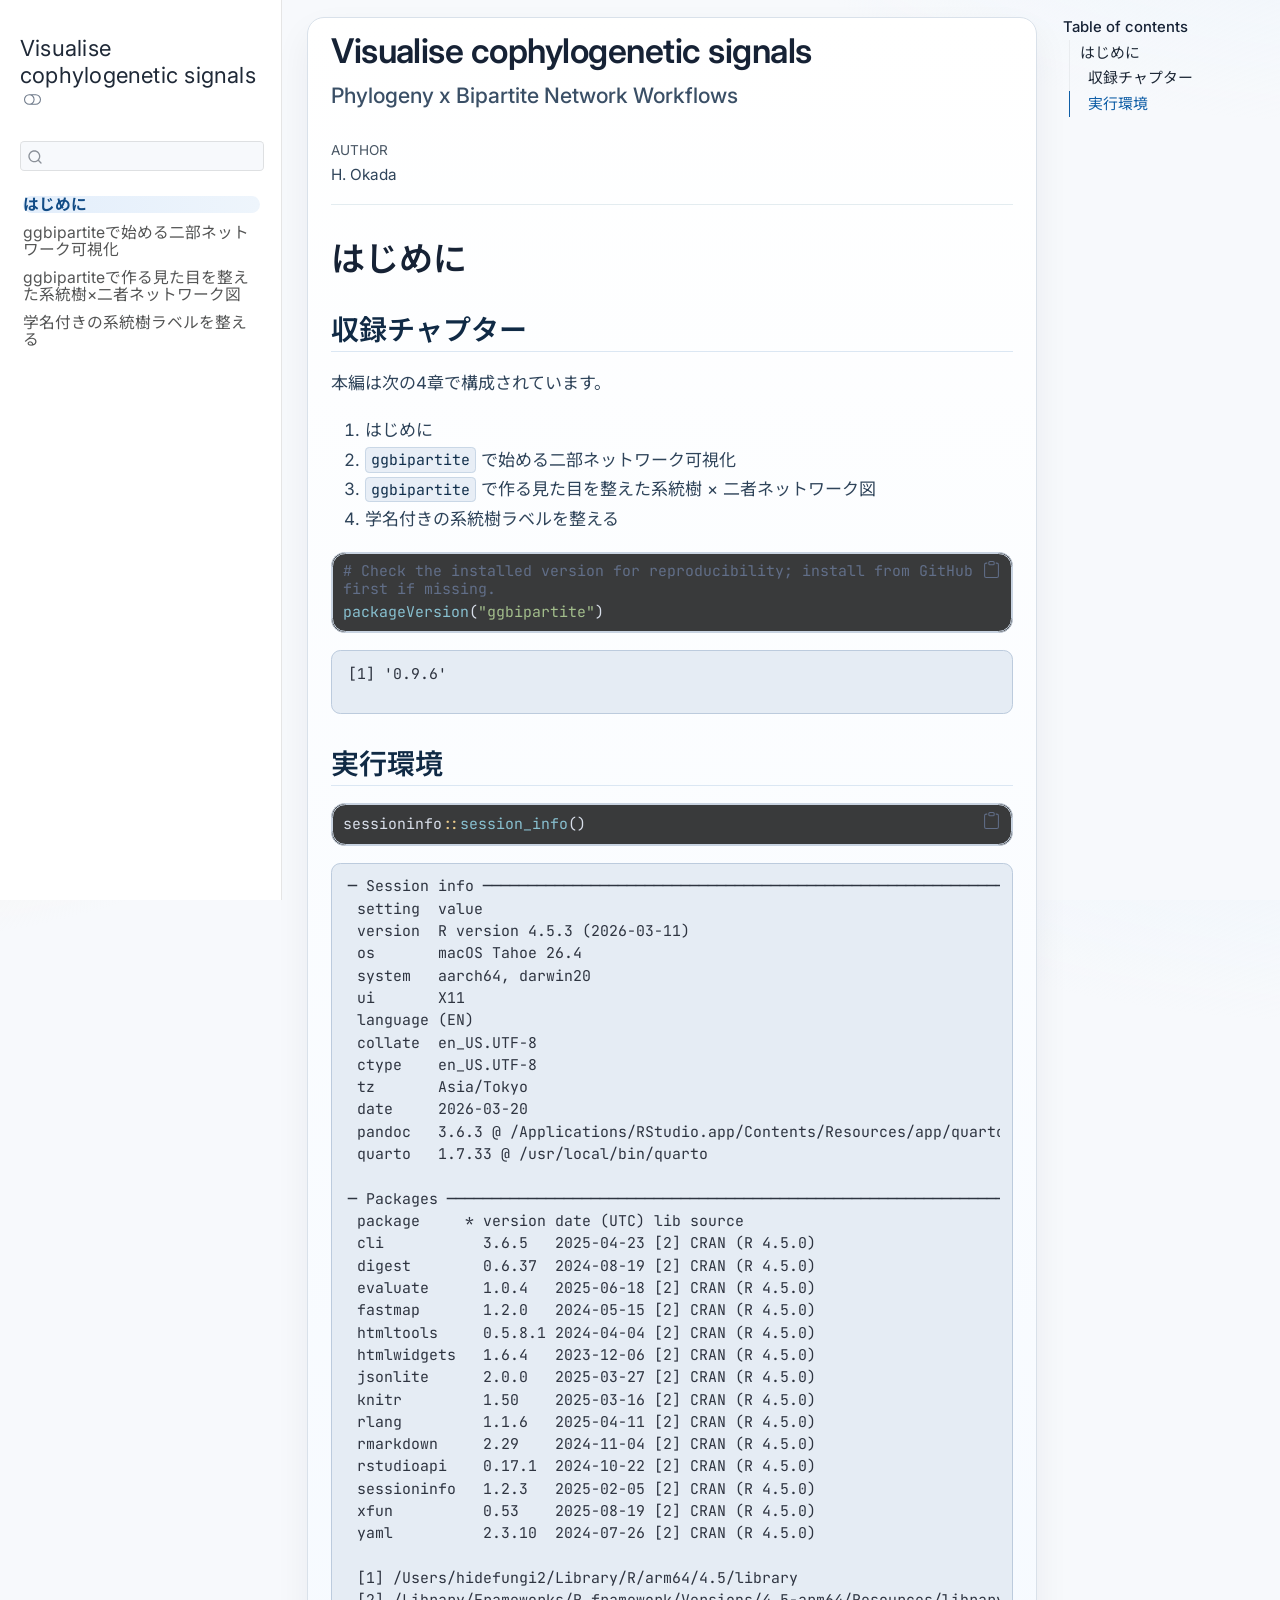
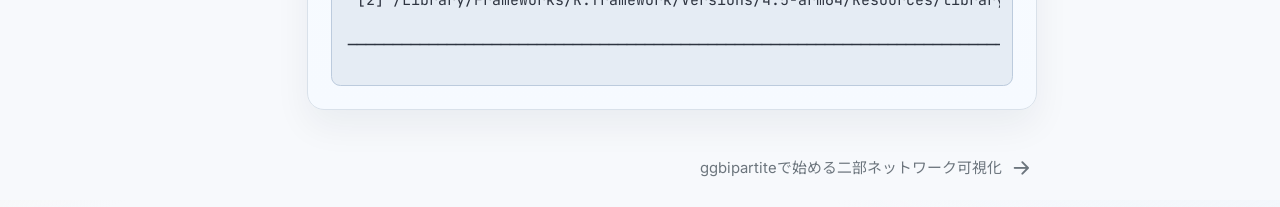
<file: docs/index.html>
<!DOCTYPE html>
<html xmlns="http://www.w3.org/1999/xhtml" lang="en" xml:lang="en"><head>

<meta charset="utf-8">
<meta name="generator" content="quarto-1.7.33">

<meta name="viewport" content="width=device-width, initial-scale=1.0, user-scalable=yes">

<meta name="author" content="H. Okada">

<title>Visualise cophylogenetic signals</title>
<style>
code{white-space: pre-wrap;}
span.smallcaps{font-variant: small-caps;}
div.columns{display: flex; gap: min(4vw, 1.5em);}
div.column{flex: auto; overflow-x: auto;}
div.hanging-indent{margin-left: 1.5em; text-indent: -1.5em;}
ul.task-list{list-style: none;}
ul.task-list li input[type="checkbox"] {
  width: 0.8em;
  margin: 0 0.8em 0.2em -1em; /* quarto-specific, see https://github.com/quarto-dev/quarto-cli/issues/4556 */ 
  vertical-align: middle;
}
/* CSS for syntax highlighting */
html { -webkit-text-size-adjust: 100%; }
pre > code.sourceCode { white-space: pre; position: relative; }
pre > code.sourceCode > span { display: inline-block; line-height: 1.25; }
pre > code.sourceCode > span:empty { height: 1.2em; }
.sourceCode { overflow: visible; }
code.sourceCode > span { color: inherit; text-decoration: inherit; }
div.sourceCode { margin: 1em 0; }
pre.sourceCode { margin: 0; }
@media screen {
div.sourceCode { overflow: auto; }
}
@media print {
pre > code.sourceCode { white-space: pre-wrap; }
pre > code.sourceCode > span { text-indent: -5em; padding-left: 5em; }
}
pre.numberSource code
  { counter-reset: source-line 0; }
pre.numberSource code > span
  { position: relative; left: -4em; counter-increment: source-line; }
pre.numberSource code > span > a:first-child::before
  { content: counter(source-line);
    position: relative; left: -1em; text-align: right; vertical-align: baseline;
    border: none; display: inline-block;
    -webkit-touch-callout: none; -webkit-user-select: none;
    -khtml-user-select: none; -moz-user-select: none;
    -ms-user-select: none; user-select: none;
    padding: 0 4px; width: 4em;
  }
pre.numberSource { margin-left: 3em;  padding-left: 4px; }
div.sourceCode
  {   }
@media screen {
pre > code.sourceCode > span > a:first-child::before { text-decoration: underline; }
}
</style>


<script src="site_libs/quarto-nav/quarto-nav.js"></script>
<script src="site_libs/quarto-nav/headroom.min.js"></script>
<script src="site_libs/clipboard/clipboard.min.js"></script>
<script src="site_libs/quarto-search/autocomplete.umd.js"></script>
<script src="site_libs/quarto-search/fuse.min.js"></script>
<script src="site_libs/quarto-search/quarto-search.js"></script>
<meta name="quarto:offset" content="./">
<link href="./ggbipartite-visualization-ja.html" rel="next">
<script src="site_libs/quarto-html/quarto.js" type="module"></script>
<script src="site_libs/quarto-html/tabsets/tabsets.js" type="module"></script>
<script src="site_libs/quarto-html/popper.min.js"></script>
<script src="site_libs/quarto-html/tippy.umd.min.js"></script>
<script src="site_libs/quarto-html/anchor.min.js"></script>
<link href="site_libs/quarto-html/tippy.css" rel="stylesheet">
<link href="site_libs/quarto-html/quarto-syntax-highlighting-92a838029aa3a6b8b14706539278285b.css" rel="stylesheet" class="quarto-color-scheme" id="quarto-text-highlighting-styles">
<link href="site_libs/quarto-html/quarto-syntax-highlighting-dark-92a838029aa3a6b8b14706539278285b.css" rel="stylesheet" class="quarto-color-scheme quarto-color-alternate" id="quarto-text-highlighting-styles">
<link href="site_libs/quarto-html/quarto-syntax-highlighting-92a838029aa3a6b8b14706539278285b.css" rel="stylesheet" class="quarto-color-scheme-extra" id="quarto-text-highlighting-styles">
<script src="site_libs/bootstrap/bootstrap.min.js"></script>
<link href="site_libs/bootstrap/bootstrap-icons.css" rel="stylesheet">
<link href="site_libs/bootstrap/bootstrap-5d61e5a1e67e19e7c0baf04de6e35955.min.css" rel="stylesheet" append-hash="true" class="quarto-color-scheme" id="quarto-bootstrap" data-mode="light">
<link href="site_libs/bootstrap/bootstrap-dark-1d10a73cee7fe0584287850558c6d56c.min.css" rel="stylesheet" append-hash="true" class="quarto-color-scheme quarto-color-alternate" id="quarto-bootstrap" data-mode="dark">
<link href="site_libs/bootstrap/bootstrap-5d61e5a1e67e19e7c0baf04de6e35955.min.css" rel="stylesheet" append-hash="true" class="quarto-color-scheme-extra" id="quarto-bootstrap" data-mode="light">
<script id="quarto-search-options" type="application/json">{
  "location": "sidebar",
  "copy-button": false,
  "collapse-after": 3,
  "panel-placement": "start",
  "type": "textbox",
  "limit": 50,
  "keyboard-shortcut": [
    "f",
    "/",
    "s"
  ],
  "show-item-context": false,
  "language": {
    "search-no-results-text": "No results",
    "search-matching-documents-text": "matching documents",
    "search-copy-link-title": "Copy link to search",
    "search-hide-matches-text": "Hide additional matches",
    "search-more-match-text": "more match in this document",
    "search-more-matches-text": "more matches in this document",
    "search-clear-button-title": "Clear",
    "search-text-placeholder": "",
    "search-detached-cancel-button-title": "Cancel",
    "search-submit-button-title": "Submit",
    "search-label": "Search"
  }
}</script>
<style>html{ scroll-behavior: smooth; }</style>


</head>

<body class="nav-sidebar docked quarto-light"><script id="quarto-html-before-body" type="application/javascript">
    const toggleBodyColorMode = (bsSheetEl) => {
      const mode = bsSheetEl.getAttribute("data-mode");
      const bodyEl = window.document.querySelector("body");
      if (mode === "dark") {
        bodyEl.classList.add("quarto-dark");
        bodyEl.classList.remove("quarto-light");
      } else {
        bodyEl.classList.add("quarto-light");
        bodyEl.classList.remove("quarto-dark");
      }
    }
    const toggleBodyColorPrimary = () => {
      const bsSheetEl = window.document.querySelector("link#quarto-bootstrap:not([rel=disabled-stylesheet])");
      if (bsSheetEl) {
        toggleBodyColorMode(bsSheetEl);
      }
    }
    const setColorSchemeToggle = (alternate) => {
      const toggles = window.document.querySelectorAll('.quarto-color-scheme-toggle');
      for (let i=0; i < toggles.length; i++) {
        const toggle = toggles[i];
        if (toggle) {
          if (alternate) {
            toggle.classList.add("alternate");
          } else {
            toggle.classList.remove("alternate");
          }
        }
      }
    };
    const toggleColorMode = (alternate) => {
      // Switch the stylesheets
      const primaryStylesheets = window.document.querySelectorAll('link.quarto-color-scheme:not(.quarto-color-alternate)');
      const alternateStylesheets = window.document.querySelectorAll('link.quarto-color-scheme.quarto-color-alternate');
      manageTransitions('#quarto-margin-sidebar .nav-link', false);
      if (alternate) {
        // note: dark is layered on light, we don't disable primary!
        enableStylesheet(alternateStylesheets);
        for (const sheetNode of alternateStylesheets) {
          if (sheetNode.id === "quarto-bootstrap") {
            toggleBodyColorMode(sheetNode);
          }
        }
      } else {
        disableStylesheet(alternateStylesheets);
        enableStylesheet(primaryStylesheets)
        toggleBodyColorPrimary();
      }
      manageTransitions('#quarto-margin-sidebar .nav-link', true);
      // Switch the toggles
      setColorSchemeToggle(alternate)
      // Hack to workaround the fact that safari doesn't
      // properly recolor the scrollbar when toggling (#1455)
      if (navigator.userAgent.indexOf('Safari') > 0 && navigator.userAgent.indexOf('Chrome') == -1) {
        manageTransitions("body", false);
        window.scrollTo(0, 1);
        setTimeout(() => {
          window.scrollTo(0, 0);
          manageTransitions("body", true);
        }, 40);
      }
    }
    const disableStylesheet = (stylesheets) => {
      for (let i=0; i < stylesheets.length; i++) {
        const stylesheet = stylesheets[i];
        stylesheet.rel = 'disabled-stylesheet';
      }
    }
    const enableStylesheet = (stylesheets) => {
      for (let i=0; i < stylesheets.length; i++) {
        const stylesheet = stylesheets[i];
        if(stylesheet.rel !== 'stylesheet') { // for Chrome, which will still FOUC without this check
          stylesheet.rel = 'stylesheet';
        }
      }
    }
    const manageTransitions = (selector, allowTransitions) => {
      const els = window.document.querySelectorAll(selector);
      for (let i=0; i < els.length; i++) {
        const el = els[i];
        if (allowTransitions) {
          el.classList.remove('notransition');
        } else {
          el.classList.add('notransition');
        }
      }
    }
    const isFileUrl = () => {
      return window.location.protocol === 'file:';
    }
    const hasAlternateSentinel = () => {
      let styleSentinel = getColorSchemeSentinel();
      if (styleSentinel !== null) {
        return styleSentinel === "alternate";
      } else {
        return false;
      }
    }
    const setStyleSentinel = (alternate) => {
      const value = alternate ? "alternate" : "default";
      if (!isFileUrl()) {
        window.localStorage.setItem("quarto-color-scheme", value);
      } else {
        localAlternateSentinel = value;
      }
    }
    const getColorSchemeSentinel = () => {
      if (!isFileUrl()) {
        const storageValue = window.localStorage.getItem("quarto-color-scheme");
        return storageValue != null ? storageValue : localAlternateSentinel;
      } else {
        return localAlternateSentinel;
      }
    }
    const toggleGiscusIfUsed = (isAlternate, darkModeDefault) => {
      const baseTheme = document.querySelector('#giscus-base-theme')?.value ?? 'light';
      const alternateTheme = document.querySelector('#giscus-alt-theme')?.value ?? 'dark';
      let newTheme = '';
      if(authorPrefersDark) {
        newTheme = isAlternate ? baseTheme : alternateTheme;
      } else {
        newTheme = isAlternate ? alternateTheme : baseTheme;
      }
      const changeGiscusTheme = () => {
        // From: https://github.com/giscus/giscus/issues/336
        const sendMessage = (message) => {
          const iframe = document.querySelector('iframe.giscus-frame');
          if (!iframe) return;
          iframe.contentWindow.postMessage({ giscus: message }, 'https://giscus.app');
        }
        sendMessage({
          setConfig: {
            theme: newTheme
          }
        });
      }
      const isGiscussLoaded = window.document.querySelector('iframe.giscus-frame') !== null;
      if (isGiscussLoaded) {
        changeGiscusTheme();
      }
    };
    const authorPrefersDark = false;
    const queryPrefersDark = window.matchMedia('(prefers-color-scheme: dark)');
    const darkModeDefault = queryPrefersDark.matches;
      document.querySelector('link#quarto-text-highlighting-styles.quarto-color-scheme-extra').rel = 'disabled-stylesheet';
      document.querySelector('link#quarto-bootstrap.quarto-color-scheme-extra').rel = 'disabled-stylesheet';
    let localAlternateSentinel = darkModeDefault ? 'alternate' : 'default';
    // Dark / light mode switch
    window.quartoToggleColorScheme = () => {
      // Read the current dark / light value
      let toAlternate = !hasAlternateSentinel();
      toggleColorMode(toAlternate);
      setStyleSentinel(toAlternate);
      toggleGiscusIfUsed(toAlternate, darkModeDefault);
      window.dispatchEvent(new Event('resize'));
    };
    queryPrefersDark.addEventListener("change", e => {
      if(window.localStorage.getItem("quarto-color-scheme") !== null)
        return;
      const alternate = e.matches
      toggleColorMode(alternate);
      localAlternateSentinel = e.matches ? 'alternate' : 'default'; // this is used alongside local storage!
      toggleGiscusIfUsed(alternate, darkModeDefault);
    });
    // Switch to dark mode if need be
    if (hasAlternateSentinel()) {
      toggleColorMode(true);
    } else {
      toggleColorMode(false);
    }
  </script>

<div id="quarto-search-results"></div>
  <header id="quarto-header" class="headroom fixed-top">
  <nav class="quarto-secondary-nav">
    <div class="container-fluid d-flex">
      <button type="button" class="quarto-btn-toggle btn" data-bs-toggle="collapse" role="button" data-bs-target=".quarto-sidebar-collapse-item" aria-controls="quarto-sidebar" aria-expanded="false" aria-label="Toggle sidebar navigation" onclick="if (window.quartoToggleHeadroom) { window.quartoToggleHeadroom(); }">
        <i class="bi bi-layout-text-sidebar-reverse"></i>
      </button>
        <nav class="quarto-page-breadcrumbs" aria-label="breadcrumb"><ol class="breadcrumb"><li class="breadcrumb-item"><a href="./index.html">はじめに</a></li></ol></nav>
        <a class="flex-grow-1" role="navigation" data-bs-toggle="collapse" data-bs-target=".quarto-sidebar-collapse-item" aria-controls="quarto-sidebar" aria-expanded="false" aria-label="Toggle sidebar navigation" onclick="if (window.quartoToggleHeadroom) { window.quartoToggleHeadroom(); }">      
        </a>
      <button type="button" class="btn quarto-search-button" aria-label="Search" onclick="window.quartoOpenSearch();">
        <i class="bi bi-search"></i>
      </button>
    </div>
  </nav>
</header>
<!-- content -->
<div id="quarto-content" class="quarto-container page-columns page-rows-contents page-layout-article">
<!-- sidebar -->
  <nav id="quarto-sidebar" class="sidebar collapse collapse-horizontal quarto-sidebar-collapse-item sidebar-navigation docked overflow-auto">
    <div class="pt-lg-2 mt-2 text-left sidebar-header">
    <div class="sidebar-title mb-0 py-0">
      <a href="./">Visualise cophylogenetic signals</a> 
        <div class="sidebar-tools-main">
  <a href="" class="quarto-color-scheme-toggle quarto-navigation-tool  px-1" onclick="window.quartoToggleColorScheme(); return false;" title="Toggle dark mode"><i class="bi"></i></a>
</div>
    </div>
      </div>
        <div class="mt-2 flex-shrink-0 align-items-center">
        <div class="sidebar-search">
        <div id="quarto-search" class="" title="Search"></div>
        </div>
        </div>
    <div class="sidebar-menu-container"> 
    <ul class="list-unstyled mt-1">
        <li class="sidebar-item">
  <div class="sidebar-item-container"> 
  <a href="./index.html" class="sidebar-item-text sidebar-link active">
 <span class="menu-text">はじめに</span></a>
  </div>
</li>
        <li class="sidebar-item">
  <div class="sidebar-item-container"> 
  <a href="./ggbipartite-visualization-ja.html" class="sidebar-item-text sidebar-link"><span class="chapter-title">ggbipartiteで始める二部ネットワーク可視化</span></a>
  </div>
</li>
        <li class="sidebar-item">
  <div class="sidebar-item-container"> 
  <a href="./ggbipartite-publishable-ja.html" class="sidebar-item-text sidebar-link"><span class="chapter-title">ggbipartiteで作る見た目を整えた系統樹×二者ネットワーク図</span></a>
  </div>
</li>
        <li class="sidebar-item">
  <div class="sidebar-item-container"> 
  <a href="./ggbipartite-sciname-tree-ja.html" class="sidebar-item-text sidebar-link"><span class="chapter-title">学名付きの系統樹ラベルを整える</span></a>
  </div>
</li>
    </ul>
    </div>
</nav>
<div id="quarto-sidebar-glass" class="quarto-sidebar-collapse-item" data-bs-toggle="collapse" data-bs-target=".quarto-sidebar-collapse-item"></div>
<!-- margin-sidebar -->
    <div id="quarto-margin-sidebar" class="sidebar margin-sidebar">
        <nav id="TOC" role="doc-toc" class="toc-active">
    <h2 id="toc-title">Table of contents</h2>
   
  <ul>
  <li><a href="#はじめに" id="toc-はじめに" class="nav-link active" data-scroll-target="#はじめに">はじめに</a>
  <ul class="collapse">
  <li><a href="#収録チャプター" id="toc-収録チャプター" class="nav-link" data-scroll-target="#収録チャプター">収録チャプター</a></li>
  <li><a href="#実行環境" id="toc-実行環境" class="nav-link" data-scroll-target="#実行環境">実行環境</a></li>
  </ul></li>
  </ul>
</nav>
    </div>
<!-- main -->
<main class="content" id="quarto-document-content">


<header id="title-block-header" class="quarto-title-block default">
<div class="quarto-title">
<h1 class="title">Visualise cophylogenetic signals</h1>
<p class="subtitle lead">Phylogeny x Bipartite Network Workflows</p>
</div>



<div class="quarto-title-meta">

    <div>
    <div class="quarto-title-meta-heading">Author</div>
    <div class="quarto-title-meta-contents">
             <p>H. Okada </p>
          </div>
  </div>
    
  
    
  </div>
  


</header>


<section id="はじめに" class="level1 unnumbered">
<h1 class="unnumbered">はじめに</h1>
<section id="収録チャプター" class="level2">
<h2 class="anchored" data-anchor-id="収録チャプター">収録チャプター</h2>
<p>本編は次の4章で構成されています。</p>
<ol type="1">
<li>はじめに</li>
<li><code>ggbipartite</code> で始める二部ネットワーク可視化</li>
<li><code>ggbipartite</code> で作る見た目を整えた系統樹 × 二者ネットワーク図</li>
<li>学名付きの系統樹ラベルを整える</li>
</ol>
<div class="cell">
<div class="sourceCode cell-code" id="cb1"><pre class="sourceCode r code-with-copy"><code class="sourceCode r"><span id="cb1-1"><a href="#cb1-1" aria-hidden="true" tabindex="-1"></a><span class="co"># Check the installed version for reproducibility; install from GitHub first if missing.</span></span>
<span id="cb1-2"><a href="#cb1-2" aria-hidden="true" tabindex="-1"></a><span class="fu">packageVersion</span>(<span class="st">"ggbipartite"</span>)</span></code><button title="Copy to Clipboard" class="code-copy-button"><i class="bi"></i></button></pre></div>
<div class="cell-output cell-output-stdout">
<pre><code>[1] '0.9.6'</code></pre>
</div>
</div>
</section>
<section id="実行環境" class="level2">
<h2 class="anchored" data-anchor-id="実行環境">実行環境</h2>
<div class="cell">
<div class="sourceCode cell-code" id="cb3"><pre class="sourceCode r code-with-copy"><code class="sourceCode r"><span id="cb3-1"><a href="#cb3-1" aria-hidden="true" tabindex="-1"></a>sessioninfo<span class="sc">::</span><span class="fu">session_info</span>()</span></code><button title="Copy to Clipboard" class="code-copy-button"><i class="bi"></i></button></pre></div>
<div class="cell-output cell-output-stdout">
<pre><code>─ Session info ───────────────────────────────────────────────────────────────
 setting  value
 version  R version 4.5.3 (2026-03-11)
 os       macOS Tahoe 26.4
 system   aarch64, darwin20
 ui       X11
 language (EN)
 collate  en_US.UTF-8
 ctype    en_US.UTF-8
 tz       Asia/Tokyo
 date     2026-03-20
 pandoc   3.6.3 @ /Applications/RStudio.app/Contents/Resources/app/quarto/bin/tools/aarch64/ (via rmarkdown)
 quarto   1.7.33 @ /usr/local/bin/quarto

─ Packages ───────────────────────────────────────────────────────────────────
 package     * version date (UTC) lib source
 cli           3.6.5   2025-04-23 [2] CRAN (R 4.5.0)
 digest        0.6.37  2024-08-19 [2] CRAN (R 4.5.0)
 evaluate      1.0.4   2025-06-18 [2] CRAN (R 4.5.0)
 fastmap       1.2.0   2024-05-15 [2] CRAN (R 4.5.0)
 htmltools     0.5.8.1 2024-04-04 [2] CRAN (R 4.5.0)
 htmlwidgets   1.6.4   2023-12-06 [2] CRAN (R 4.5.0)
 jsonlite      2.0.0   2025-03-27 [2] CRAN (R 4.5.0)
 knitr         1.50    2025-03-16 [2] CRAN (R 4.5.0)
 rlang         1.1.6   2025-04-11 [2] CRAN (R 4.5.0)
 rmarkdown     2.29    2024-11-04 [2] CRAN (R 4.5.0)
 rstudioapi    0.17.1  2024-10-22 [2] CRAN (R 4.5.0)
 sessioninfo   1.2.3   2025-02-05 [2] CRAN (R 4.5.0)
 xfun          0.53    2025-08-19 [2] CRAN (R 4.5.0)
 yaml          2.3.10  2024-07-26 [2] CRAN (R 4.5.0)

 [1] /Users/hidefungi2/Library/R/arm64/4.5/library
 [2] /Library/Frameworks/R.framework/Versions/4.5-arm64/Resources/library

──────────────────────────────────────────────────────────────────────────────</code></pre>
</div>
</div>


</section>
</section>

</main> <!-- /main -->
<script id="quarto-html-after-body" type="application/javascript">
  window.document.addEventListener("DOMContentLoaded", function (event) {
    // Ensure there is a toggle, if there isn't float one in the top right
    if (window.document.querySelector('.quarto-color-scheme-toggle') === null) {
      const a = window.document.createElement('a');
      a.classList.add('top-right');
      a.classList.add('quarto-color-scheme-toggle');
      a.href = "";
      a.onclick = function() { try { window.quartoToggleColorScheme(); } catch {} return false; };
      const i = window.document.createElement("i");
      i.classList.add('bi');
      a.appendChild(i);
      window.document.body.appendChild(a);
    }
    setColorSchemeToggle(hasAlternateSentinel())
    const icon = "";
    const anchorJS = new window.AnchorJS();
    anchorJS.options = {
      placement: 'right',
      icon: icon
    };
    anchorJS.add('.anchored');
    const isCodeAnnotation = (el) => {
      for (const clz of el.classList) {
        if (clz.startsWith('code-annotation-')) {                     
          return true;
        }
      }
      return false;
    }
    const onCopySuccess = function(e) {
      // button target
      const button = e.trigger;
      // don't keep focus
      button.blur();
      // flash "checked"
      button.classList.add('code-copy-button-checked');
      var currentTitle = button.getAttribute("title");
      button.setAttribute("title", "Copied!");
      let tooltip;
      if (window.bootstrap) {
        button.setAttribute("data-bs-toggle", "tooltip");
        button.setAttribute("data-bs-placement", "left");
        button.setAttribute("data-bs-title", "Copied!");
        tooltip = new bootstrap.Tooltip(button, 
          { trigger: "manual", 
            customClass: "code-copy-button-tooltip",
            offset: [0, -8]});
        tooltip.show();    
      }
      setTimeout(function() {
        if (tooltip) {
          tooltip.hide();
          button.removeAttribute("data-bs-title");
          button.removeAttribute("data-bs-toggle");
          button.removeAttribute("data-bs-placement");
        }
        button.setAttribute("title", currentTitle);
        button.classList.remove('code-copy-button-checked');
      }, 1000);
      // clear code selection
      e.clearSelection();
    }
    const getTextToCopy = function(trigger) {
        const codeEl = trigger.previousElementSibling.cloneNode(true);
        for (const childEl of codeEl.children) {
          if (isCodeAnnotation(childEl)) {
            childEl.remove();
          }
        }
        return codeEl.innerText;
    }
    const clipboard = new window.ClipboardJS('.code-copy-button:not([data-in-quarto-modal])', {
      text: getTextToCopy
    });
    clipboard.on('success', onCopySuccess);
    if (window.document.getElementById('quarto-embedded-source-code-modal')) {
      const clipboardModal = new window.ClipboardJS('.code-copy-button[data-in-quarto-modal]', {
        text: getTextToCopy,
        container: window.document.getElementById('quarto-embedded-source-code-modal')
      });
      clipboardModal.on('success', onCopySuccess);
    }
      var localhostRegex = new RegExp(/^(?:http|https):\/\/localhost\:?[0-9]*\//);
      var mailtoRegex = new RegExp(/^mailto:/);
        var filterRegex = new RegExp('/' + window.location.host + '/');
      var isInternal = (href) => {
          return filterRegex.test(href) || localhostRegex.test(href) || mailtoRegex.test(href);
      }
      // Inspect non-navigation links and adorn them if external
     var links = window.document.querySelectorAll('a[href]:not(.nav-link):not(.navbar-brand):not(.toc-action):not(.sidebar-link):not(.sidebar-item-toggle):not(.pagination-link):not(.no-external):not([aria-hidden]):not(.dropdown-item):not(.quarto-navigation-tool):not(.about-link)');
      for (var i=0; i<links.length; i++) {
        const link = links[i];
        if (!isInternal(link.href)) {
          // undo the damage that might have been done by quarto-nav.js in the case of
          // links that we want to consider external
          if (link.dataset.originalHref !== undefined) {
            link.href = link.dataset.originalHref;
          }
            // target, if specified
            link.setAttribute("target", "_blank");
            if (link.getAttribute("rel") === null) {
              link.setAttribute("rel", "noopener");
            }
        }
      }
    function tippyHover(el, contentFn, onTriggerFn, onUntriggerFn) {
      const config = {
        allowHTML: true,
        maxWidth: 500,
        delay: 100,
        arrow: false,
        appendTo: function(el) {
            return el.parentElement;
        },
        interactive: true,
        interactiveBorder: 10,
        theme: 'quarto',
        placement: 'bottom-start',
      };
      if (contentFn) {
        config.content = contentFn;
      }
      if (onTriggerFn) {
        config.onTrigger = onTriggerFn;
      }
      if (onUntriggerFn) {
        config.onUntrigger = onUntriggerFn;
      }
      window.tippy(el, config); 
    }
    const noterefs = window.document.querySelectorAll('a[role="doc-noteref"]');
    for (var i=0; i<noterefs.length; i++) {
      const ref = noterefs[i];
      tippyHover(ref, function() {
        // use id or data attribute instead here
        let href = ref.getAttribute('data-footnote-href') || ref.getAttribute('href');
        try { href = new URL(href).hash; } catch {}
        const id = href.replace(/^#\/?/, "");
        const note = window.document.getElementById(id);
        if (note) {
          return note.innerHTML;
        } else {
          return "";
        }
      });
    }
    const xrefs = window.document.querySelectorAll('a.quarto-xref');
    const processXRef = (id, note) => {
      // Strip column container classes
      const stripColumnClz = (el) => {
        el.classList.remove("page-full", "page-columns");
        if (el.children) {
          for (const child of el.children) {
            stripColumnClz(child);
          }
        }
      }
      stripColumnClz(note)
      if (id === null || id.startsWith('sec-')) {
        // Special case sections, only their first couple elements
        const container = document.createElement("div");
        if (note.children && note.children.length > 2) {
          container.appendChild(note.children[0].cloneNode(true));
          for (let i = 1; i < note.children.length; i++) {
            const child = note.children[i];
            if (child.tagName === "P" && child.innerText === "") {
              continue;
            } else {
              container.appendChild(child.cloneNode(true));
              break;
            }
          }
          if (window.Quarto?.typesetMath) {
            window.Quarto.typesetMath(container);
          }
          return container.innerHTML
        } else {
          if (window.Quarto?.typesetMath) {
            window.Quarto.typesetMath(note);
          }
          return note.innerHTML;
        }
      } else {
        // Remove any anchor links if they are present
        const anchorLink = note.querySelector('a.anchorjs-link');
        if (anchorLink) {
          anchorLink.remove();
        }
        if (window.Quarto?.typesetMath) {
          window.Quarto.typesetMath(note);
        }
        if (note.classList.contains("callout")) {
          return note.outerHTML;
        } else {
          return note.innerHTML;
        }
      }
    }
    for (var i=0; i<xrefs.length; i++) {
      const xref = xrefs[i];
      tippyHover(xref, undefined, function(instance) {
        instance.disable();
        let url = xref.getAttribute('href');
        let hash = undefined; 
        if (url.startsWith('#')) {
          hash = url;
        } else {
          try { hash = new URL(url).hash; } catch {}
        }
        if (hash) {
          const id = hash.replace(/^#\/?/, "");
          const note = window.document.getElementById(id);
          if (note !== null) {
            try {
              const html = processXRef(id, note.cloneNode(true));
              instance.setContent(html);
            } finally {
              instance.enable();
              instance.show();
            }
          } else {
            // See if we can fetch this
            fetch(url.split('#')[0])
            .then(res => res.text())
            .then(html => {
              const parser = new DOMParser();
              const htmlDoc = parser.parseFromString(html, "text/html");
              const note = htmlDoc.getElementById(id);
              if (note !== null) {
                const html = processXRef(id, note);
                instance.setContent(html);
              } 
            }).finally(() => {
              instance.enable();
              instance.show();
            });
          }
        } else {
          // See if we can fetch a full url (with no hash to target)
          // This is a special case and we should probably do some content thinning / targeting
          fetch(url)
          .then(res => res.text())
          .then(html => {
            const parser = new DOMParser();
            const htmlDoc = parser.parseFromString(html, "text/html");
            const note = htmlDoc.querySelector('main.content');
            if (note !== null) {
              // This should only happen for chapter cross references
              // (since there is no id in the URL)
              // remove the first header
              if (note.children.length > 0 && note.children[0].tagName === "HEADER") {
                note.children[0].remove();
              }
              const html = processXRef(null, note);
              instance.setContent(html);
            } 
          }).finally(() => {
            instance.enable();
            instance.show();
          });
        }
      }, function(instance) {
      });
    }
        let selectedAnnoteEl;
        const selectorForAnnotation = ( cell, annotation) => {
          let cellAttr = 'data-code-cell="' + cell + '"';
          let lineAttr = 'data-code-annotation="' +  annotation + '"';
          const selector = 'span[' + cellAttr + '][' + lineAttr + ']';
          return selector;
        }
        const selectCodeLines = (annoteEl) => {
          const doc = window.document;
          const targetCell = annoteEl.getAttribute("data-target-cell");
          const targetAnnotation = annoteEl.getAttribute("data-target-annotation");
          const annoteSpan = window.document.querySelector(selectorForAnnotation(targetCell, targetAnnotation));
          const lines = annoteSpan.getAttribute("data-code-lines").split(",");
          const lineIds = lines.map((line) => {
            return targetCell + "-" + line;
          })
          let top = null;
          let height = null;
          let parent = null;
          if (lineIds.length > 0) {
              //compute the position of the single el (top and bottom and make a div)
              const el = window.document.getElementById(lineIds[0]);
              top = el.offsetTop;
              height = el.offsetHeight;
              parent = el.parentElement.parentElement;
            if (lineIds.length > 1) {
              const lastEl = window.document.getElementById(lineIds[lineIds.length - 1]);
              const bottom = lastEl.offsetTop + lastEl.offsetHeight;
              height = bottom - top;
            }
            if (top !== null && height !== null && parent !== null) {
              // cook up a div (if necessary) and position it 
              let div = window.document.getElementById("code-annotation-line-highlight");
              if (div === null) {
                div = window.document.createElement("div");
                div.setAttribute("id", "code-annotation-line-highlight");
                div.style.position = 'absolute';
                parent.appendChild(div);
              }
              div.style.top = top - 2 + "px";
              div.style.height = height + 4 + "px";
              div.style.left = 0;
              let gutterDiv = window.document.getElementById("code-annotation-line-highlight-gutter");
              if (gutterDiv === null) {
                gutterDiv = window.document.createElement("div");
                gutterDiv.setAttribute("id", "code-annotation-line-highlight-gutter");
                gutterDiv.style.position = 'absolute';
                const codeCell = window.document.getElementById(targetCell);
                const gutter = codeCell.querySelector('.code-annotation-gutter');
                gutter.appendChild(gutterDiv);
              }
              gutterDiv.style.top = top - 2 + "px";
              gutterDiv.style.height = height + 4 + "px";
            }
            selectedAnnoteEl = annoteEl;
          }
        };
        const unselectCodeLines = () => {
          const elementsIds = ["code-annotation-line-highlight", "code-annotation-line-highlight-gutter"];
          elementsIds.forEach((elId) => {
            const div = window.document.getElementById(elId);
            if (div) {
              div.remove();
            }
          });
          selectedAnnoteEl = undefined;
        };
          // Handle positioning of the toggle
      window.addEventListener(
        "resize",
        throttle(() => {
          elRect = undefined;
          if (selectedAnnoteEl) {
            selectCodeLines(selectedAnnoteEl);
          }
        }, 10)
      );
      function throttle(fn, ms) {
      let throttle = false;
      let timer;
        return (...args) => {
          if(!throttle) { // first call gets through
              fn.apply(this, args);
              throttle = true;
          } else { // all the others get throttled
              if(timer) clearTimeout(timer); // cancel #2
              timer = setTimeout(() => {
                fn.apply(this, args);
                timer = throttle = false;
              }, ms);
          }
        };
      }
        // Attach click handler to the DT
        const annoteDls = window.document.querySelectorAll('dt[data-target-cell]');
        for (const annoteDlNode of annoteDls) {
          annoteDlNode.addEventListener('click', (event) => {
            const clickedEl = event.target;
            if (clickedEl !== selectedAnnoteEl) {
              unselectCodeLines();
              const activeEl = window.document.querySelector('dt[data-target-cell].code-annotation-active');
              if (activeEl) {
                activeEl.classList.remove('code-annotation-active');
              }
              selectCodeLines(clickedEl);
              clickedEl.classList.add('code-annotation-active');
            } else {
              // Unselect the line
              unselectCodeLines();
              clickedEl.classList.remove('code-annotation-active');
            }
          });
        }
    const findCites = (el) => {
      const parentEl = el.parentElement;
      if (parentEl) {
        const cites = parentEl.dataset.cites;
        if (cites) {
          return {
            el,
            cites: cites.split(' ')
          };
        } else {
          return findCites(el.parentElement)
        }
      } else {
        return undefined;
      }
    };
    var bibliorefs = window.document.querySelectorAll('a[role="doc-biblioref"]');
    for (var i=0; i<bibliorefs.length; i++) {
      const ref = bibliorefs[i];
      const citeInfo = findCites(ref);
      if (citeInfo) {
        tippyHover(citeInfo.el, function() {
          var popup = window.document.createElement('div');
          citeInfo.cites.forEach(function(cite) {
            var citeDiv = window.document.createElement('div');
            citeDiv.classList.add('hanging-indent');
            citeDiv.classList.add('csl-entry');
            var biblioDiv = window.document.getElementById('ref-' + cite);
            if (biblioDiv) {
              citeDiv.innerHTML = biblioDiv.innerHTML;
            }
            popup.appendChild(citeDiv);
          });
          return popup.innerHTML;
        });
      }
    }
  });
  </script>
<nav class="page-navigation">
  <div class="nav-page nav-page-previous">
  </div>
  <div class="nav-page nav-page-next">
      <a href="./ggbipartite-visualization-ja.html" class="pagination-link" aria-label="ggbipartiteで始める二部ネットワーク可視化">
        <span class="nav-page-text"><span class="chapter-title">ggbipartiteで始める二部ネットワーク可視化</span></span> <i class="bi bi-arrow-right-short"></i>
      </a>
  </div>
</nav>
</div> <!-- /content -->




<script src="site_libs/quarto-html/zenscroll-min.js"></script>
</body></html>
</file>
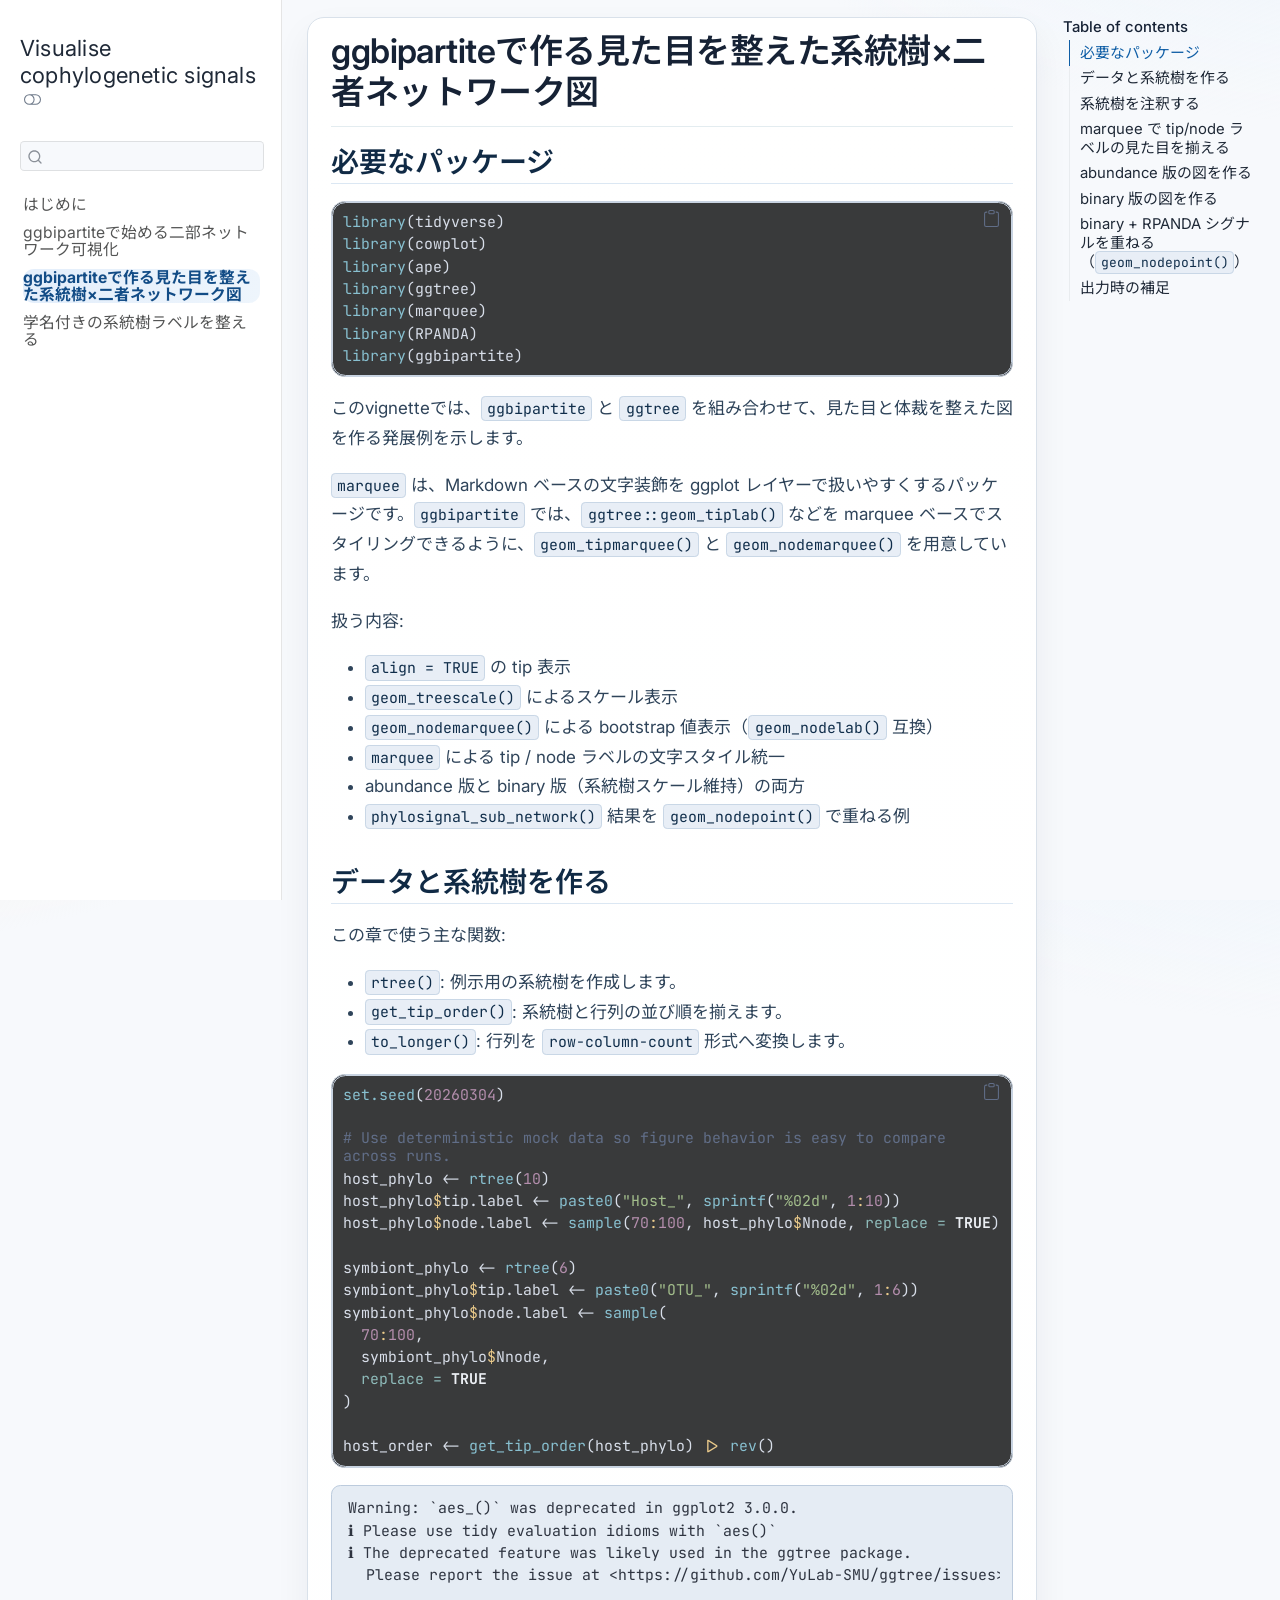
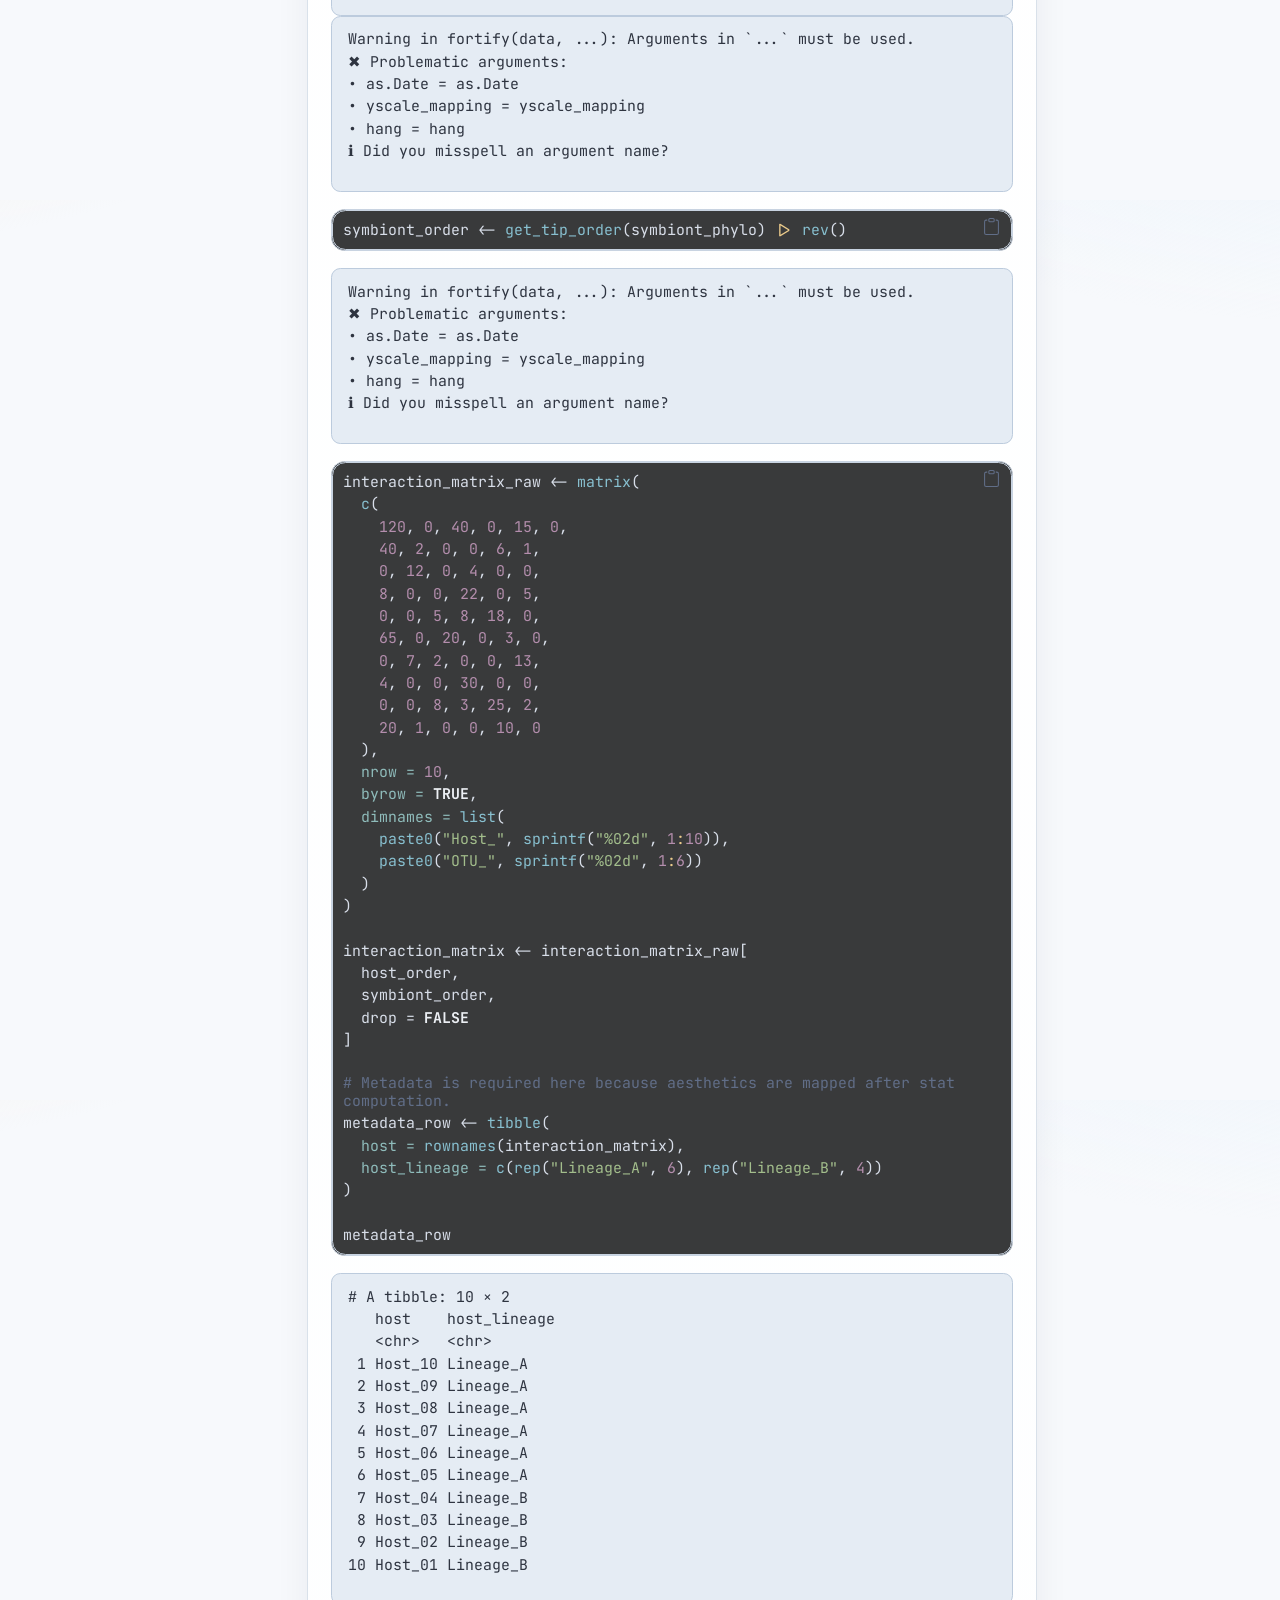
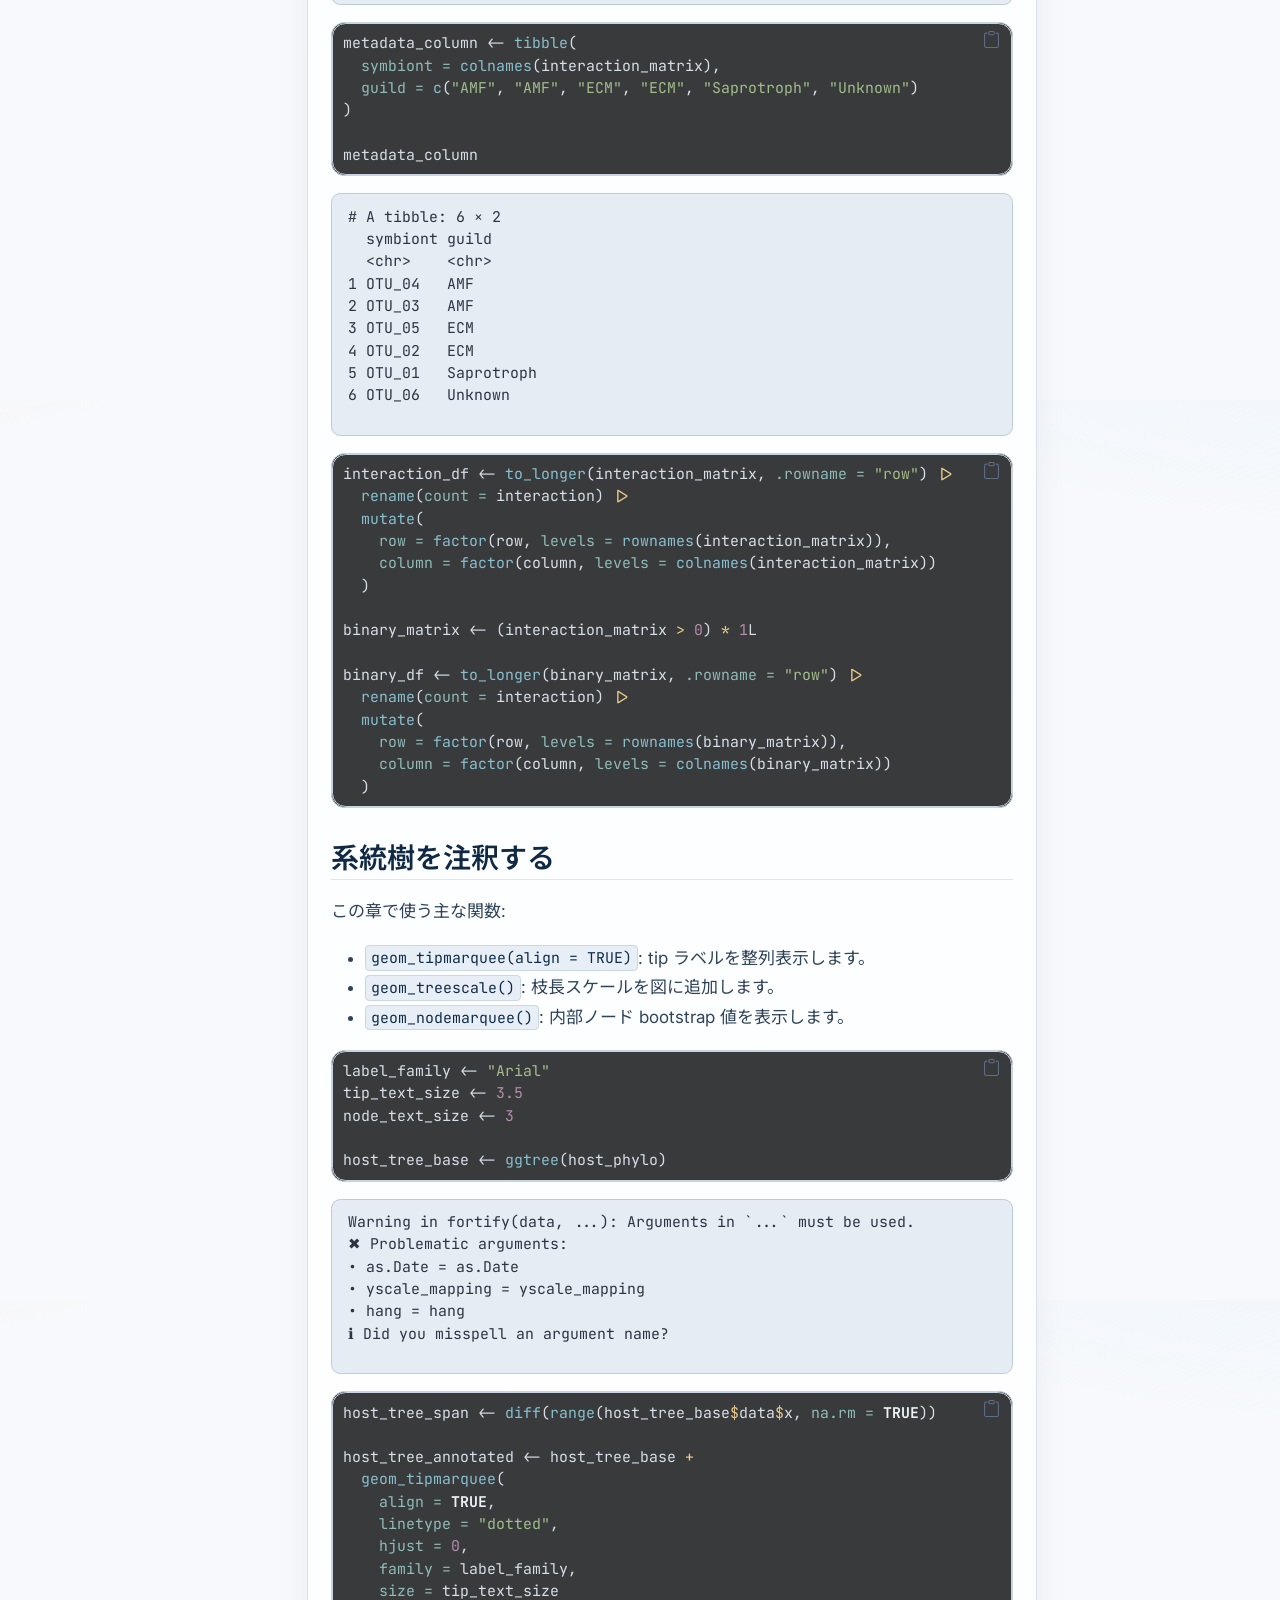
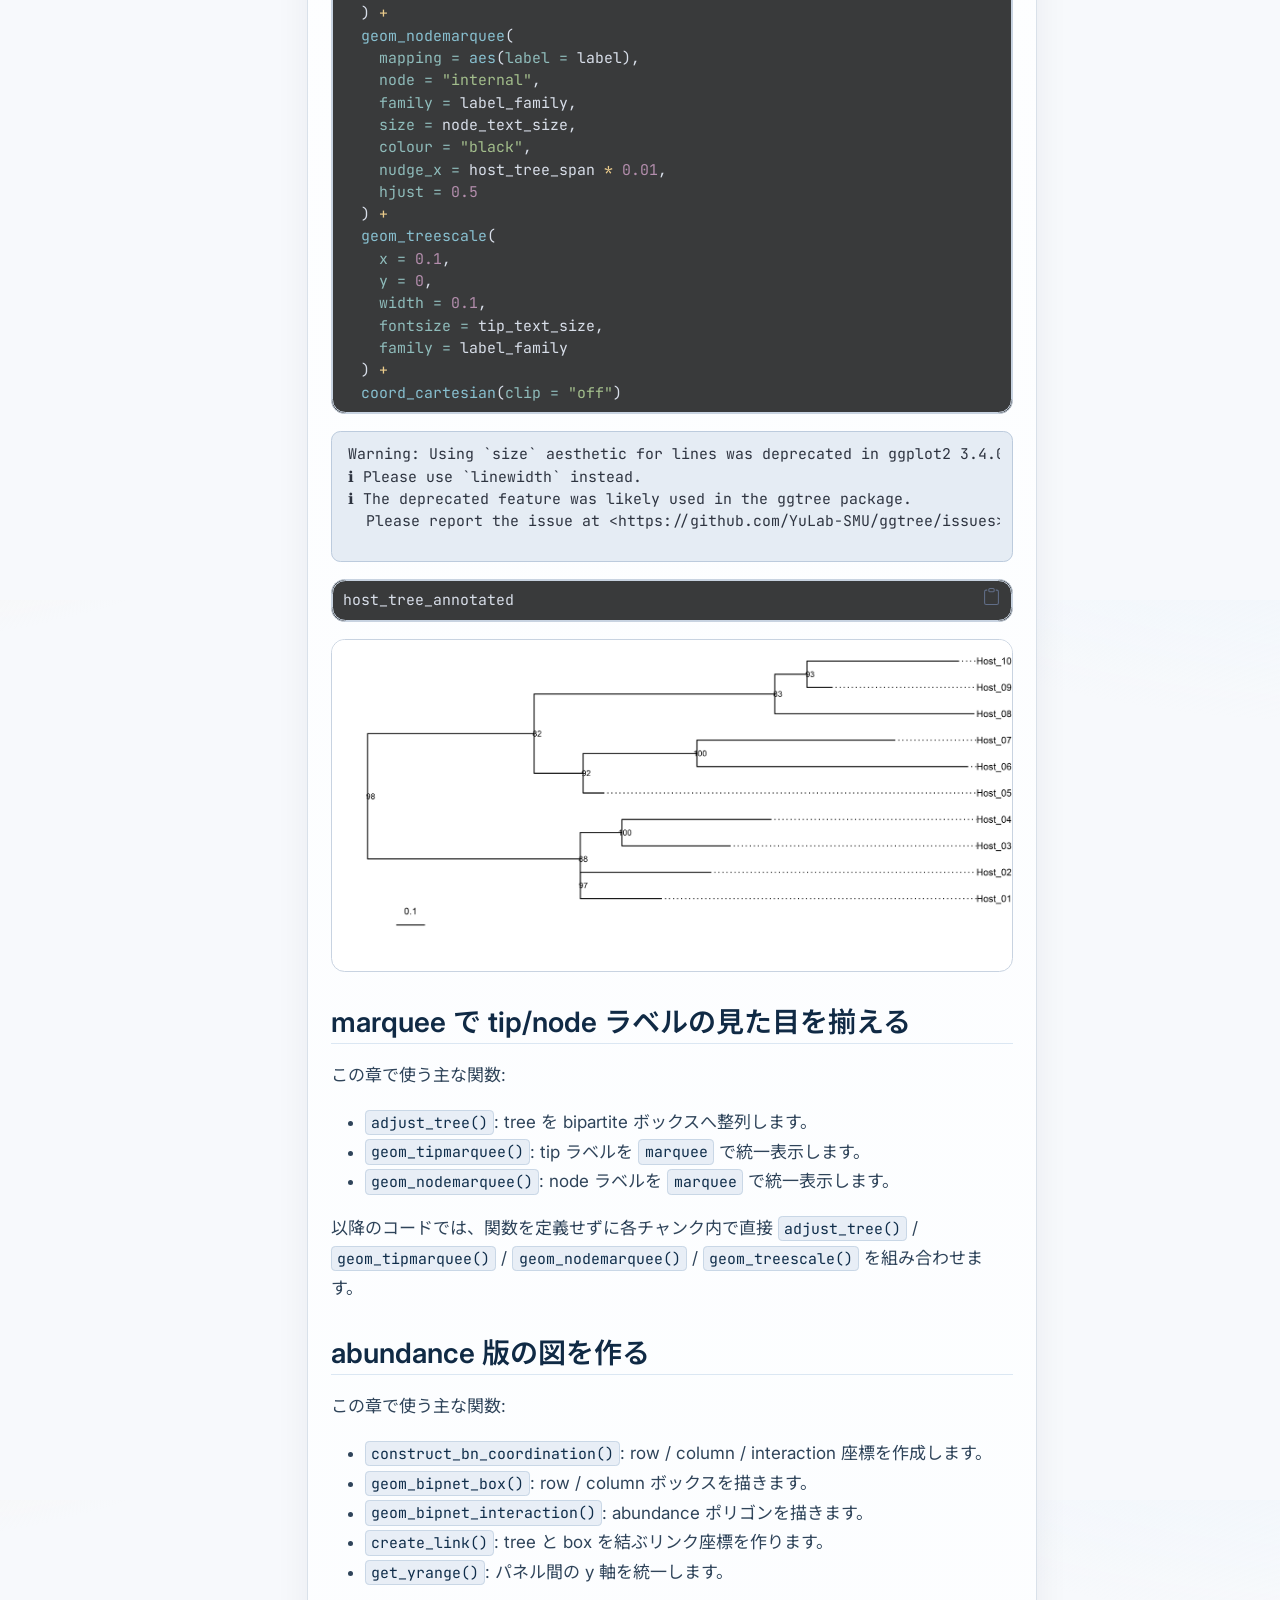
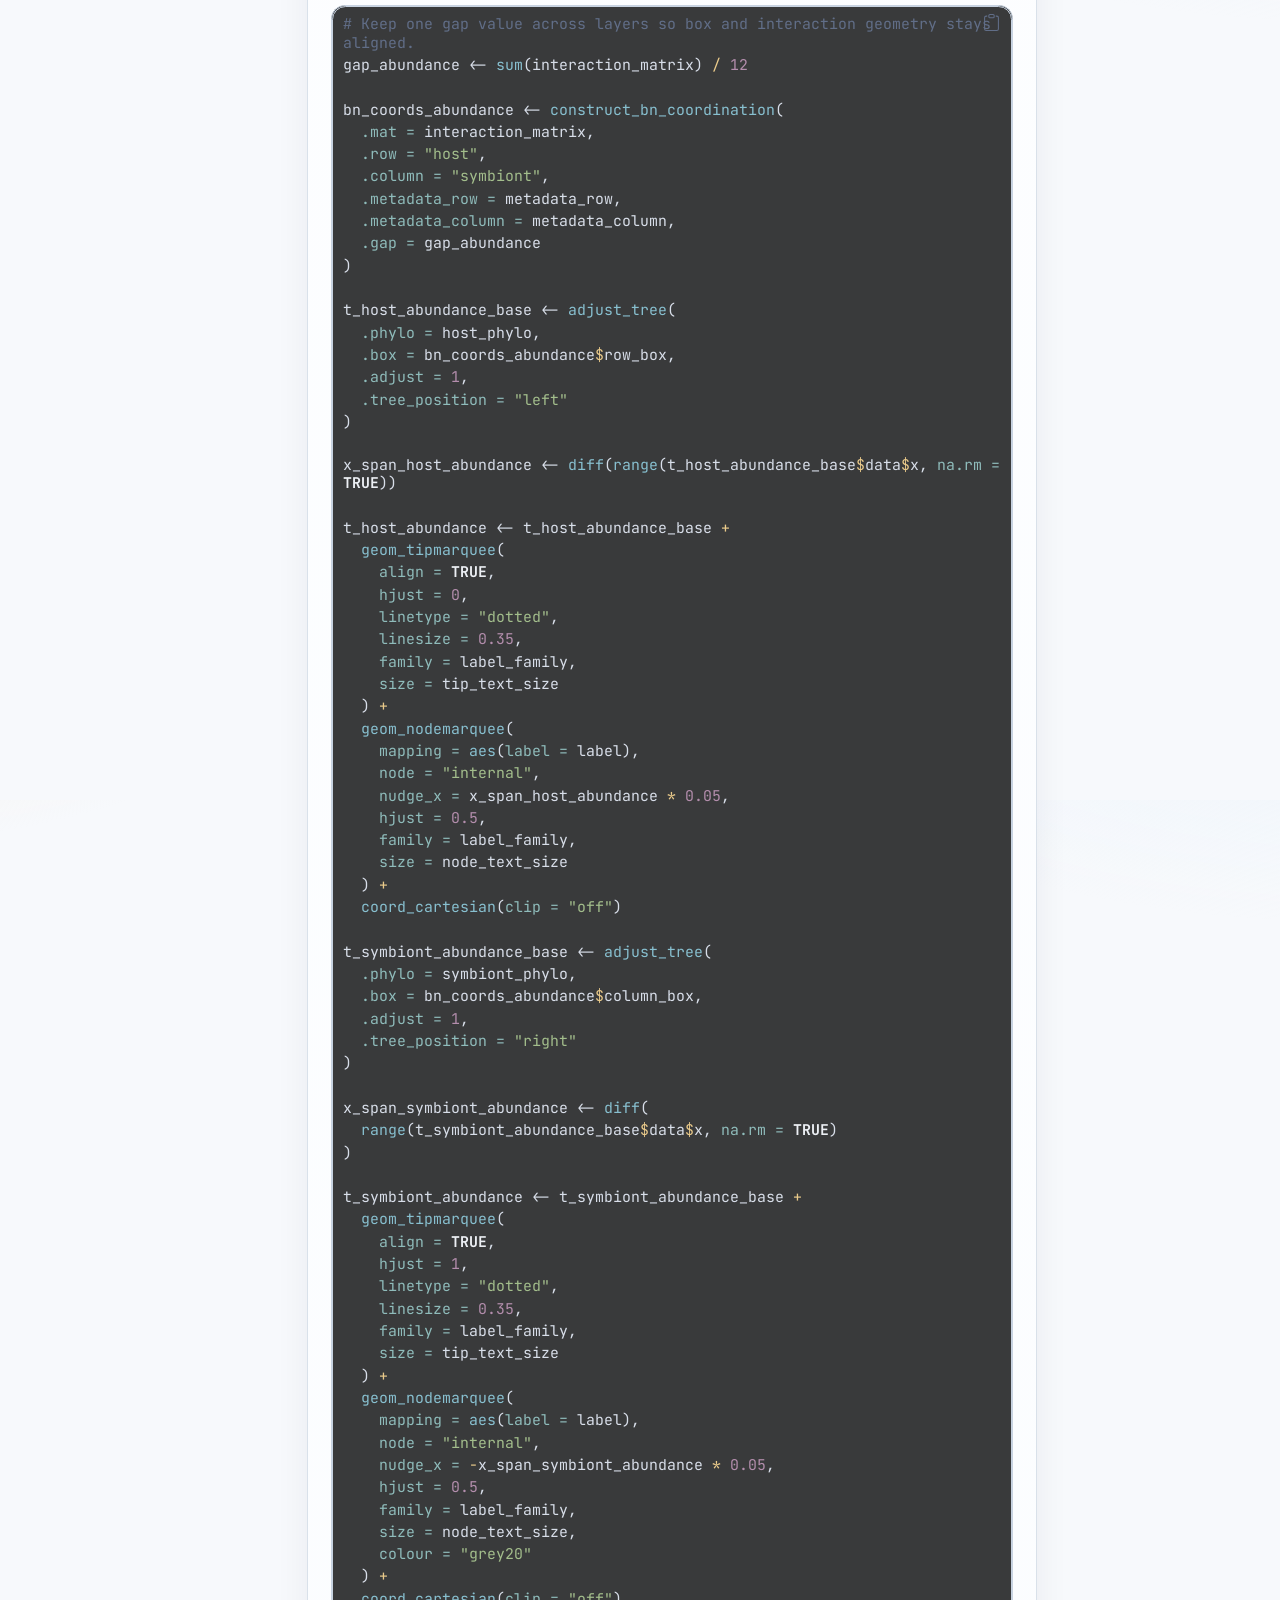
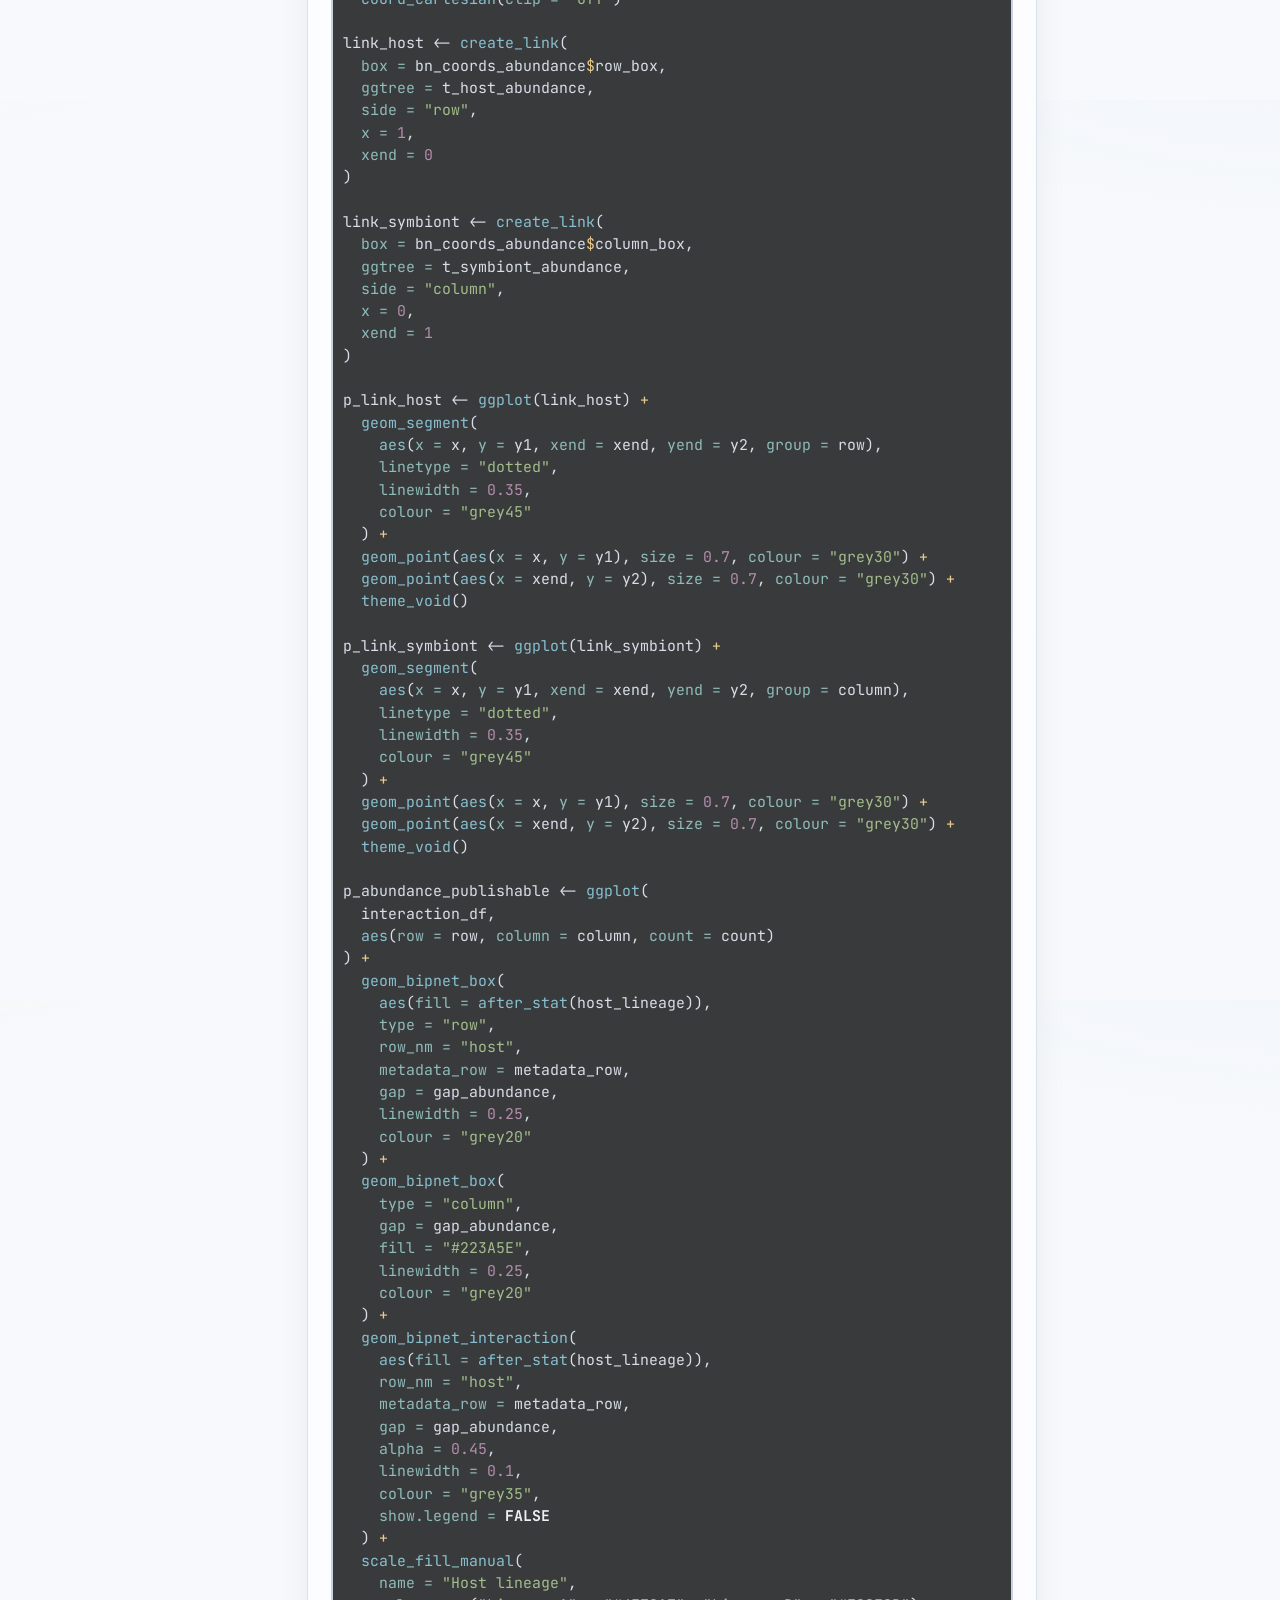
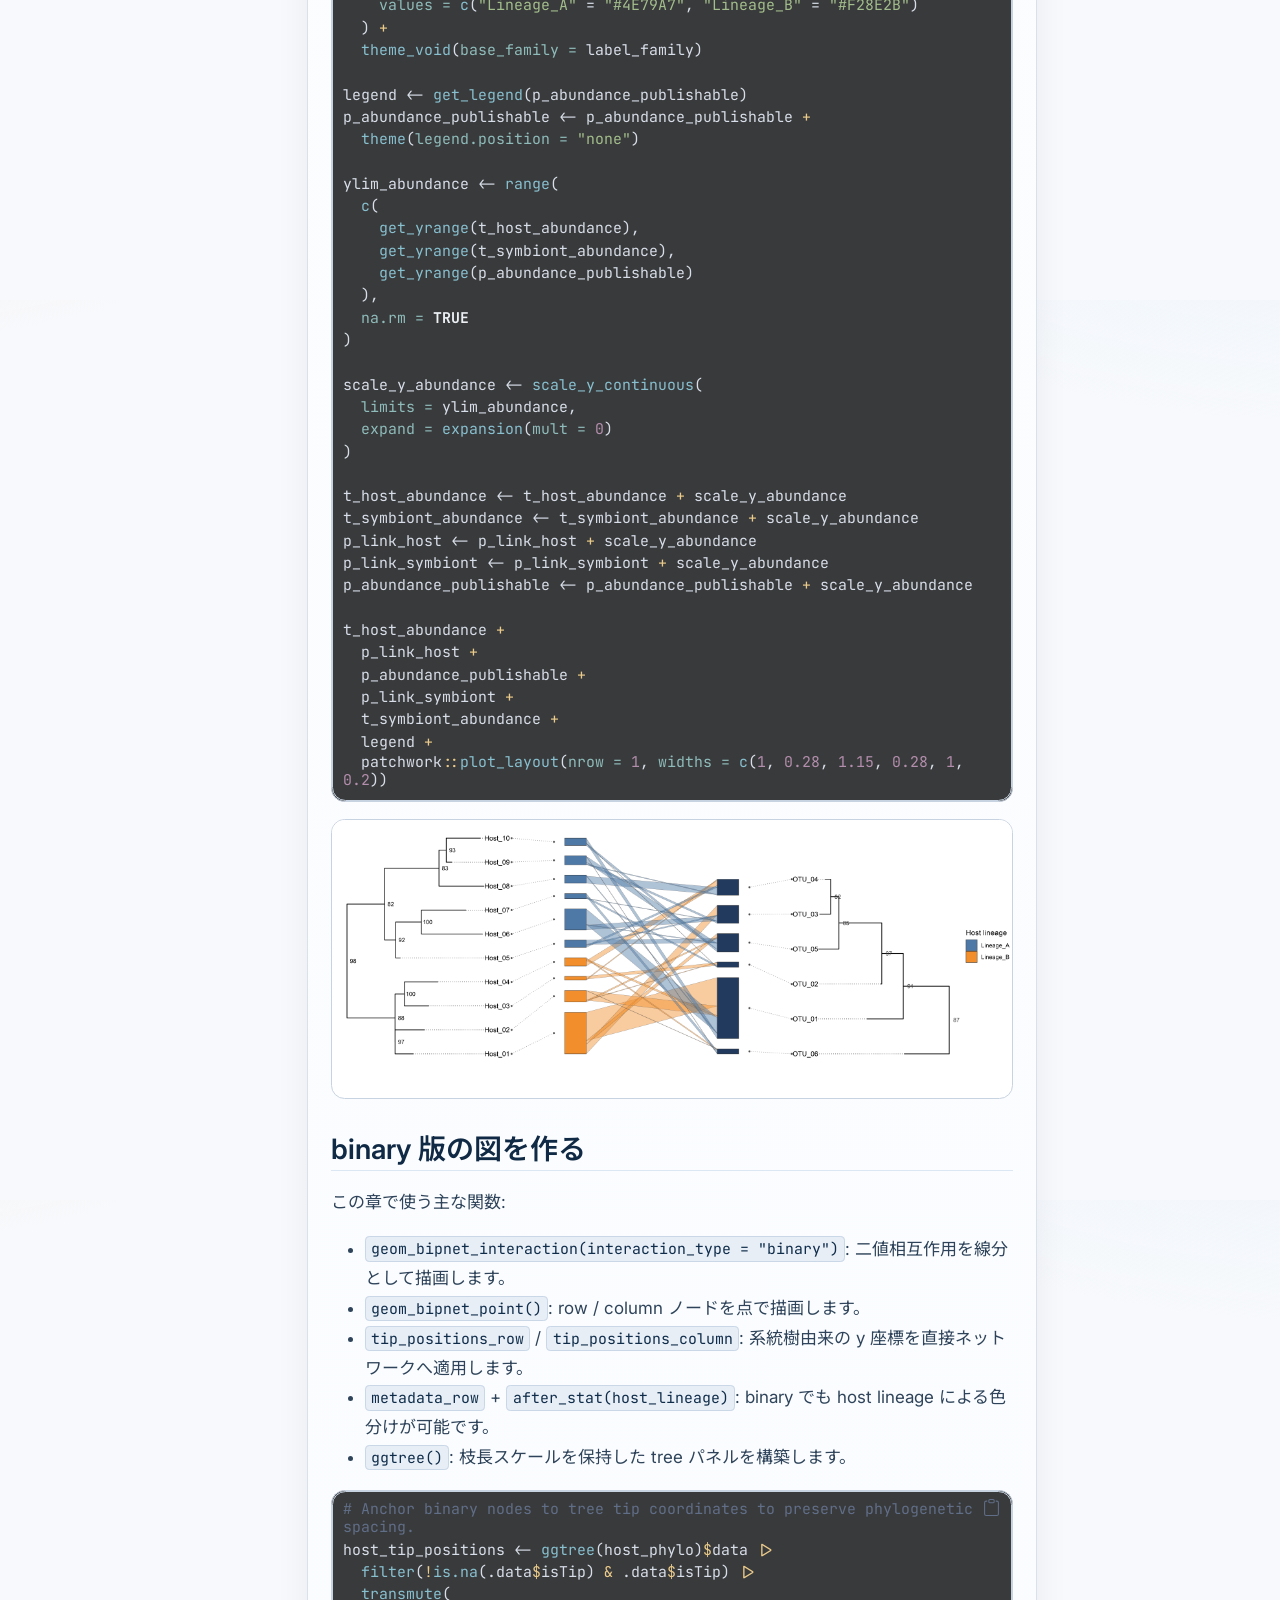
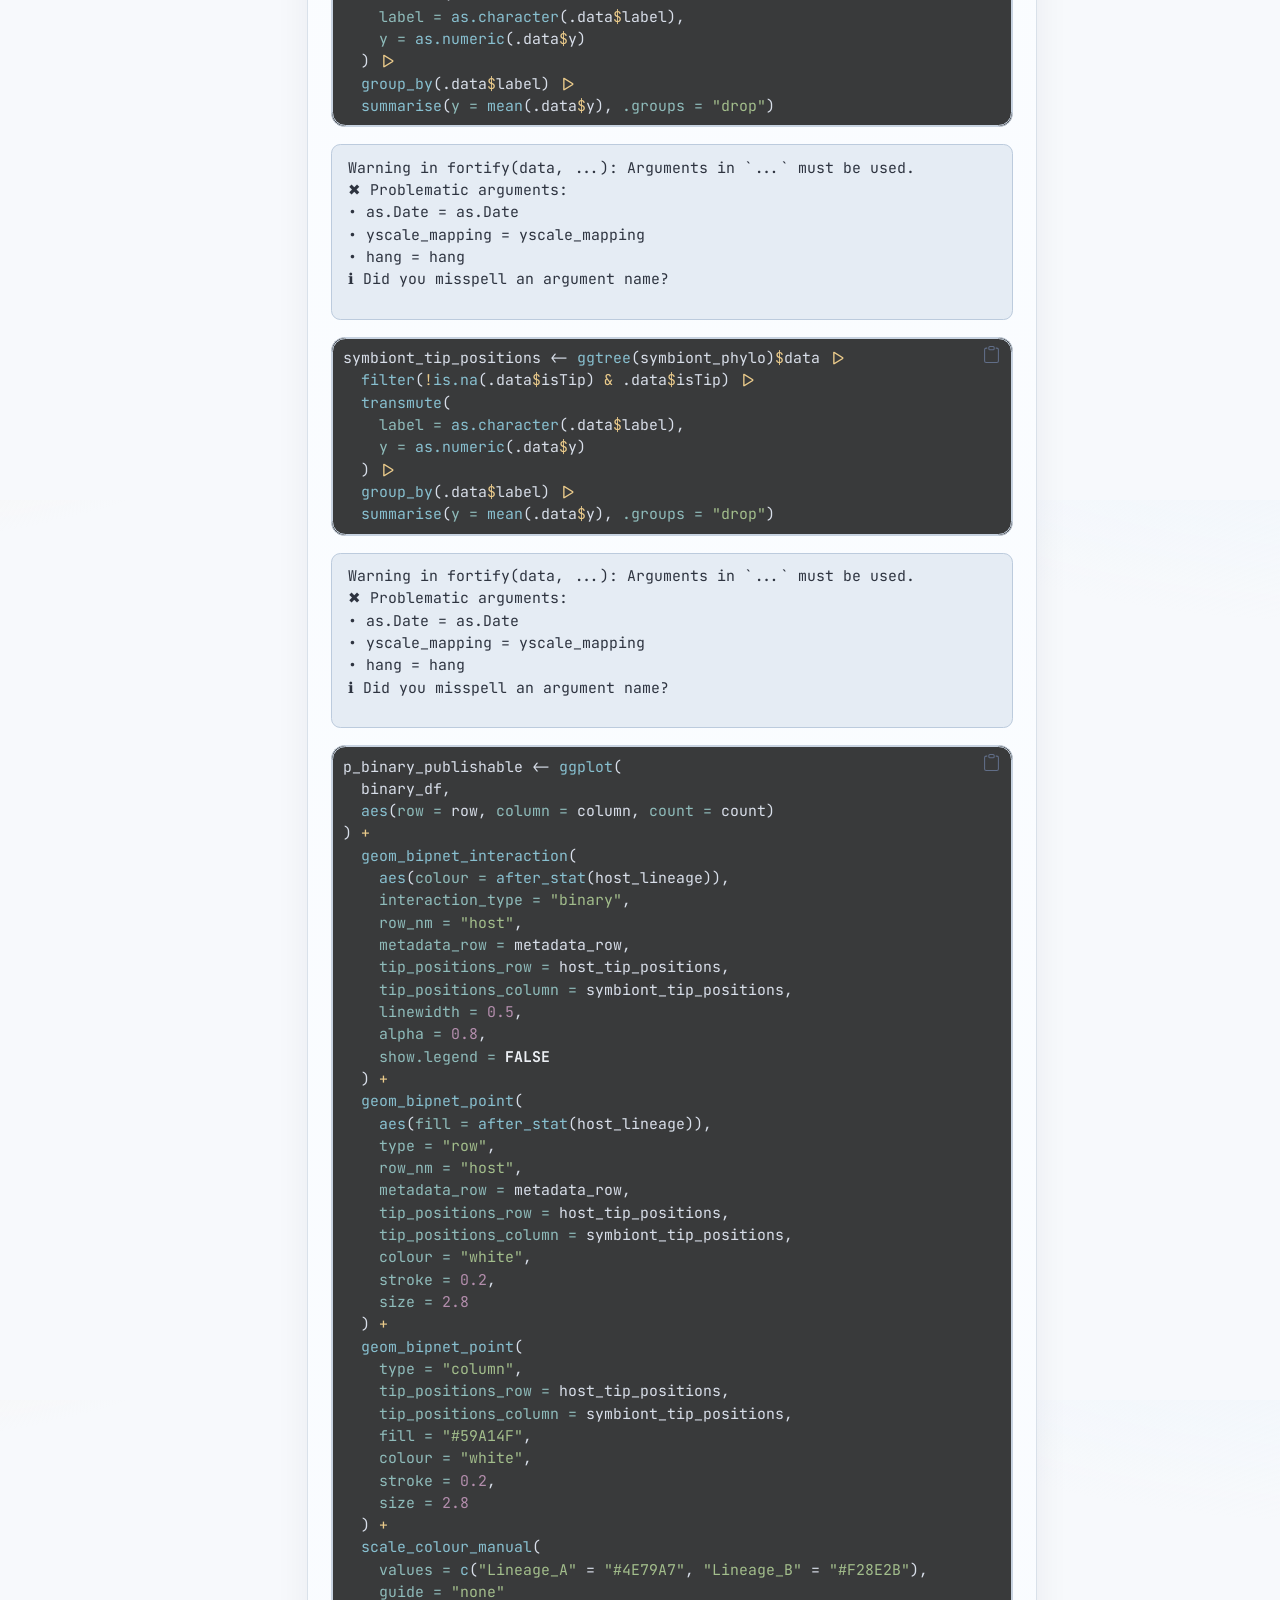
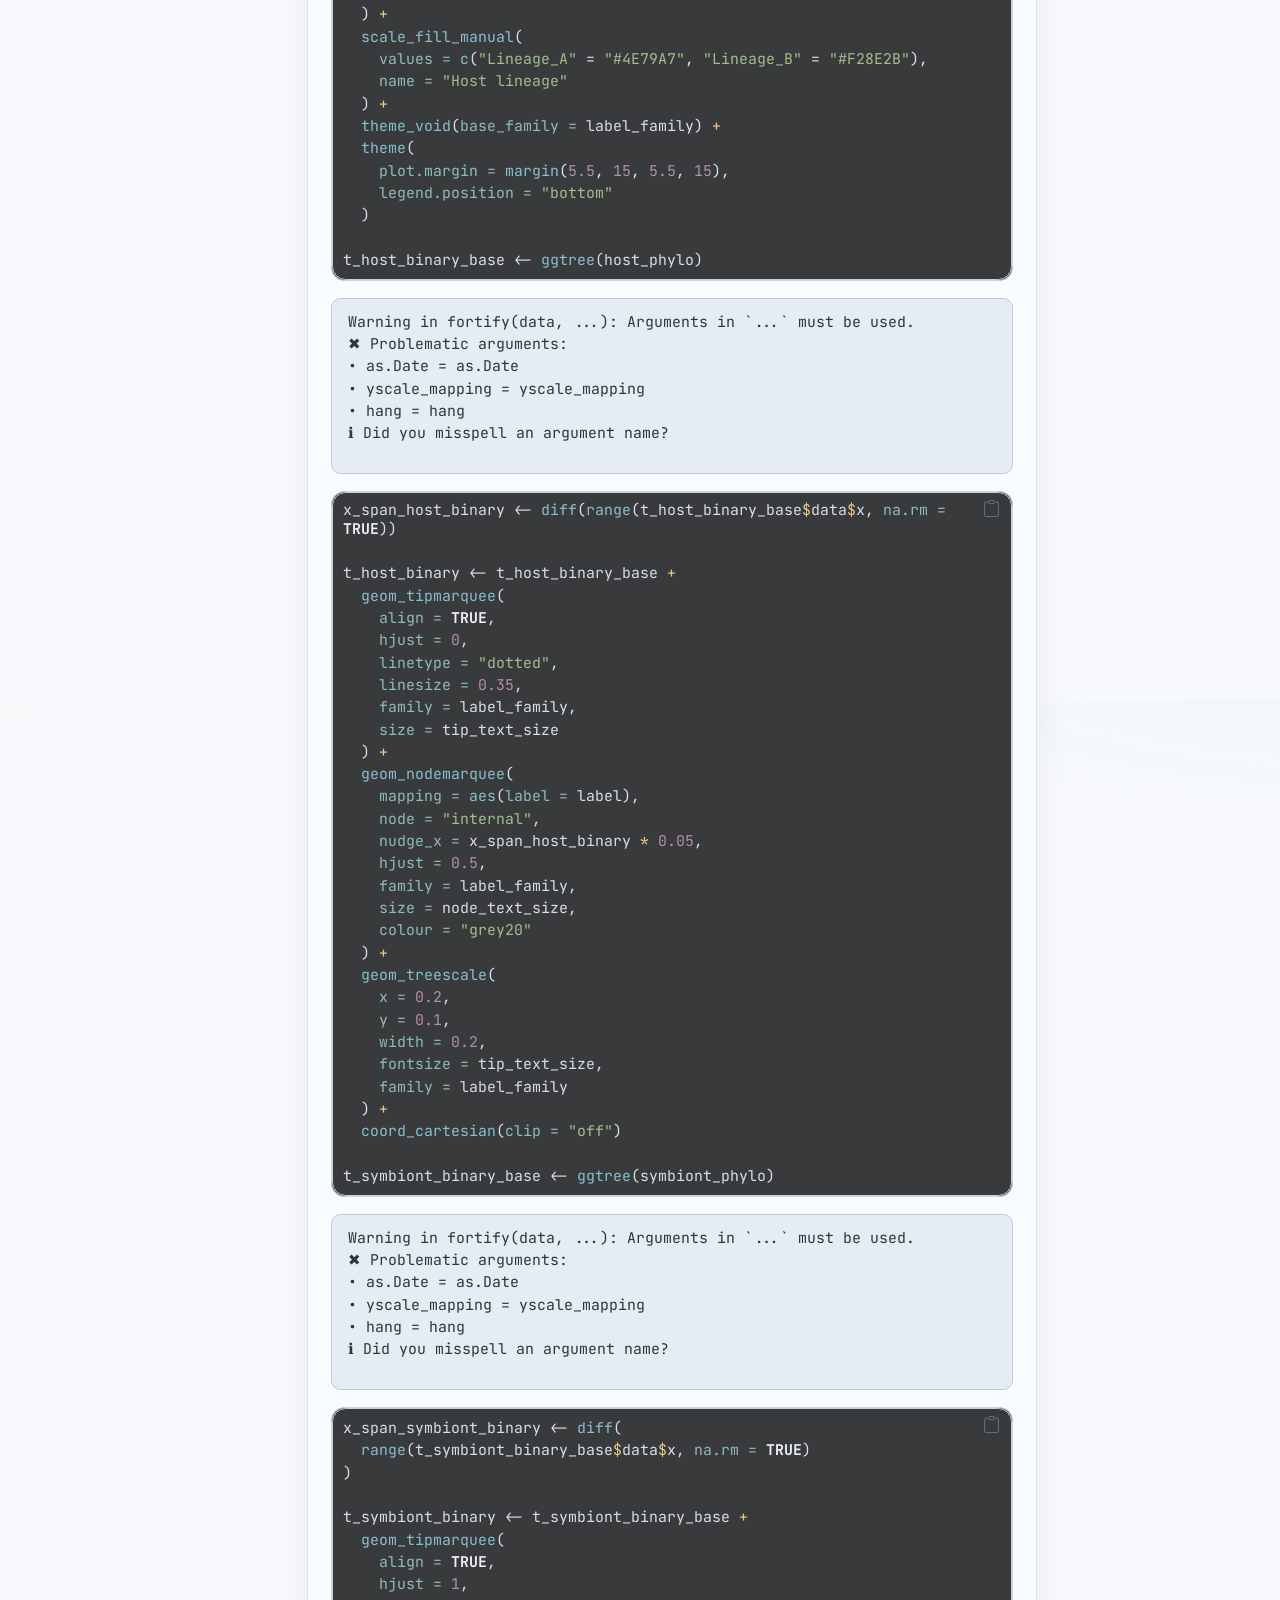
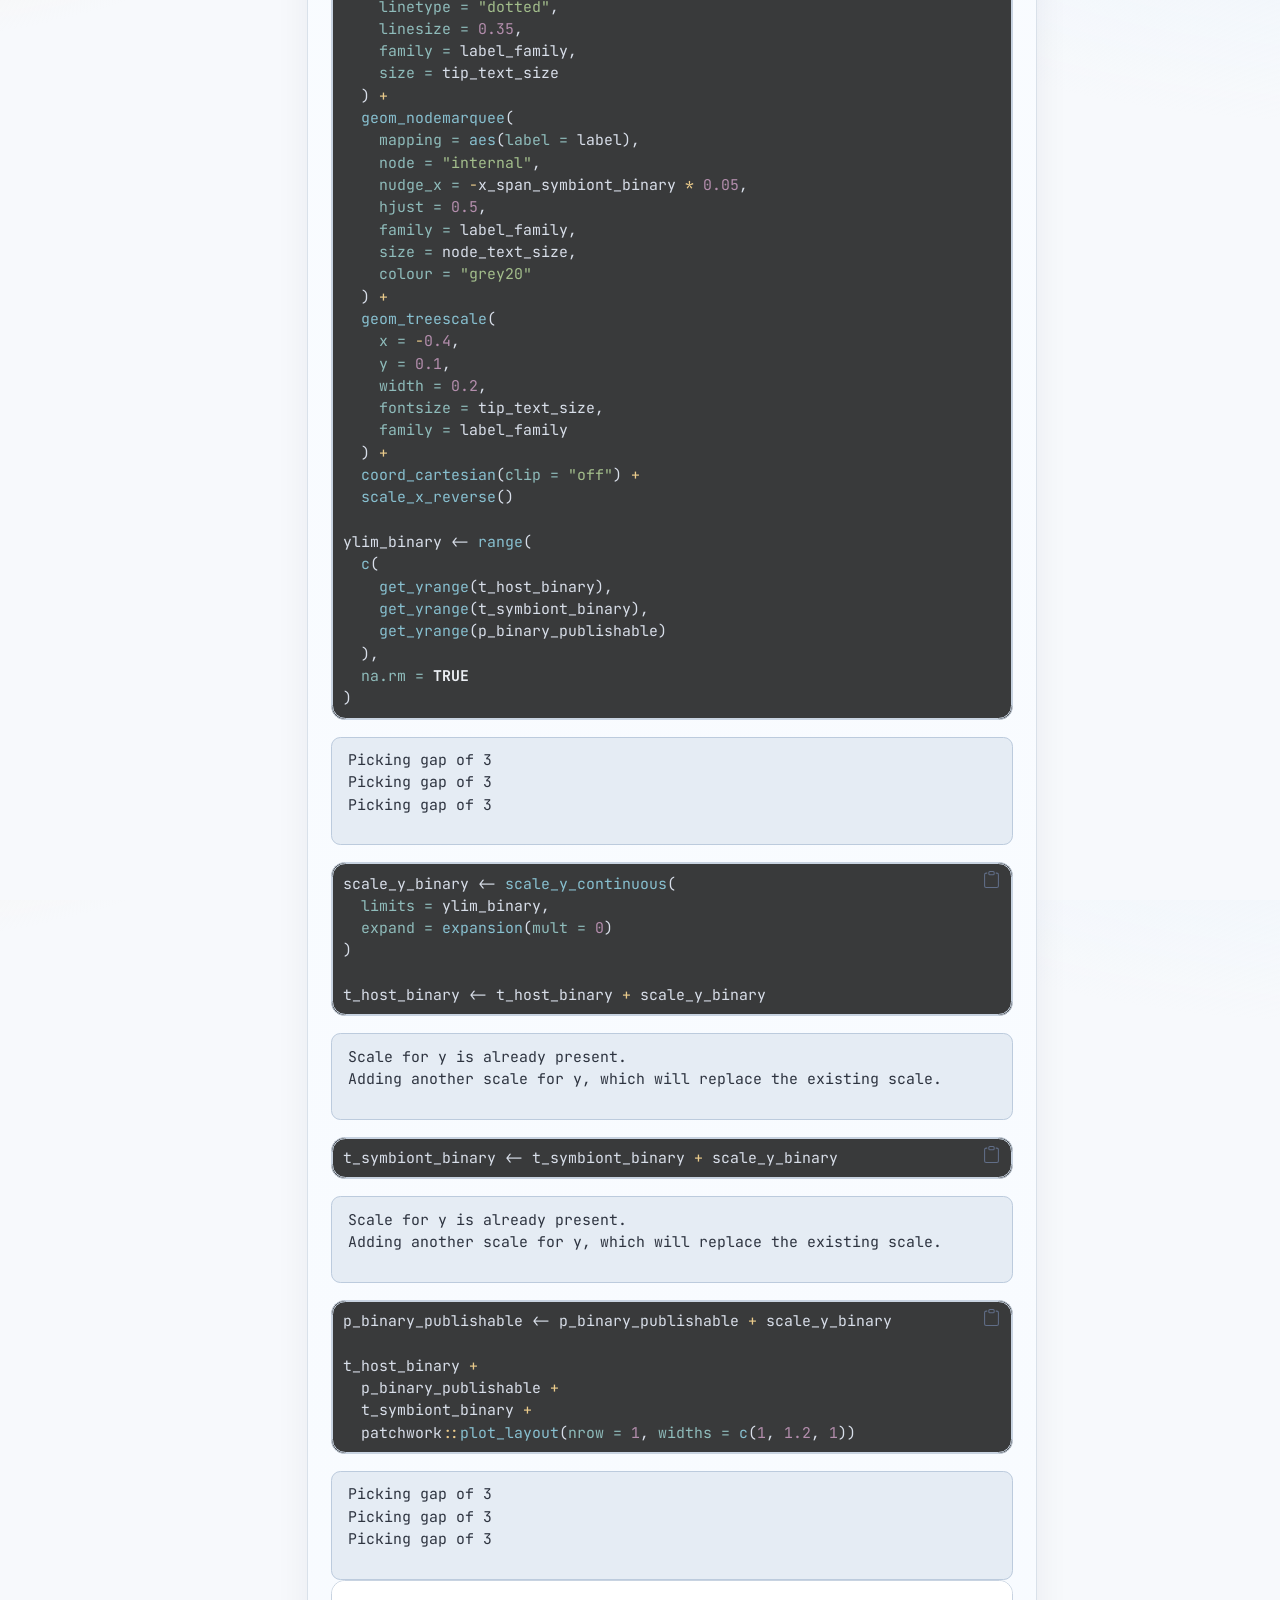
<file: docs/ggbipartite-publishable-ja.html>
<!DOCTYPE html>
<html xmlns="http://www.w3.org/1999/xhtml" lang="en" xml:lang="en"><head>

<meta charset="utf-8">
<meta name="generator" content="quarto-1.7.33">

<meta name="viewport" content="width=device-width, initial-scale=1.0, user-scalable=yes">


<title>ggbipartiteで作る見た目を整えた系統樹×二者ネットワーク図 – Visualise cophylogenetic signals</title>
<style>
code{white-space: pre-wrap;}
span.smallcaps{font-variant: small-caps;}
div.columns{display: flex; gap: min(4vw, 1.5em);}
div.column{flex: auto; overflow-x: auto;}
div.hanging-indent{margin-left: 1.5em; text-indent: -1.5em;}
ul.task-list{list-style: none;}
ul.task-list li input[type="checkbox"] {
  width: 0.8em;
  margin: 0 0.8em 0.2em -1em; /* quarto-specific, see https://github.com/quarto-dev/quarto-cli/issues/4556 */ 
  vertical-align: middle;
}
/* CSS for syntax highlighting */
html { -webkit-text-size-adjust: 100%; }
pre > code.sourceCode { white-space: pre; position: relative; }
pre > code.sourceCode > span { display: inline-block; line-height: 1.25; }
pre > code.sourceCode > span:empty { height: 1.2em; }
.sourceCode { overflow: visible; }
code.sourceCode > span { color: inherit; text-decoration: inherit; }
div.sourceCode { margin: 1em 0; }
pre.sourceCode { margin: 0; }
@media screen {
div.sourceCode { overflow: auto; }
}
@media print {
pre > code.sourceCode { white-space: pre-wrap; }
pre > code.sourceCode > span { text-indent: -5em; padding-left: 5em; }
}
pre.numberSource code
  { counter-reset: source-line 0; }
pre.numberSource code > span
  { position: relative; left: -4em; counter-increment: source-line; }
pre.numberSource code > span > a:first-child::before
  { content: counter(source-line);
    position: relative; left: -1em; text-align: right; vertical-align: baseline;
    border: none; display: inline-block;
    -webkit-touch-callout: none; -webkit-user-select: none;
    -khtml-user-select: none; -moz-user-select: none;
    -ms-user-select: none; user-select: none;
    padding: 0 4px; width: 4em;
  }
pre.numberSource { margin-left: 3em;  padding-left: 4px; }
div.sourceCode
  {   }
@media screen {
pre > code.sourceCode > span > a:first-child::before { text-decoration: underline; }
}
</style>


<script src="site_libs/quarto-nav/quarto-nav.js"></script>
<script src="site_libs/quarto-nav/headroom.min.js"></script>
<script src="site_libs/clipboard/clipboard.min.js"></script>
<script src="site_libs/quarto-search/autocomplete.umd.js"></script>
<script src="site_libs/quarto-search/fuse.min.js"></script>
<script src="site_libs/quarto-search/quarto-search.js"></script>
<meta name="quarto:offset" content="./">
<link href="./ggbipartite-sciname-tree-ja.html" rel="next">
<link href="./ggbipartite-visualization-ja.html" rel="prev">
<script src="site_libs/quarto-html/quarto.js" type="module"></script>
<script src="site_libs/quarto-html/tabsets/tabsets.js" type="module"></script>
<script src="site_libs/quarto-html/popper.min.js"></script>
<script src="site_libs/quarto-html/tippy.umd.min.js"></script>
<script src="site_libs/quarto-html/anchor.min.js"></script>
<link href="site_libs/quarto-html/tippy.css" rel="stylesheet">
<link href="site_libs/quarto-html/quarto-syntax-highlighting-92a838029aa3a6b8b14706539278285b.css" rel="stylesheet" class="quarto-color-scheme" id="quarto-text-highlighting-styles">
<link href="site_libs/quarto-html/quarto-syntax-highlighting-dark-92a838029aa3a6b8b14706539278285b.css" rel="stylesheet" class="quarto-color-scheme quarto-color-alternate" id="quarto-text-highlighting-styles">
<link href="site_libs/quarto-html/quarto-syntax-highlighting-92a838029aa3a6b8b14706539278285b.css" rel="stylesheet" class="quarto-color-scheme-extra" id="quarto-text-highlighting-styles">
<script src="site_libs/bootstrap/bootstrap.min.js"></script>
<link href="site_libs/bootstrap/bootstrap-icons.css" rel="stylesheet">
<link href="site_libs/bootstrap/bootstrap-5d61e5a1e67e19e7c0baf04de6e35955.min.css" rel="stylesheet" append-hash="true" class="quarto-color-scheme" id="quarto-bootstrap" data-mode="light">
<link href="site_libs/bootstrap/bootstrap-dark-1d10a73cee7fe0584287850558c6d56c.min.css" rel="stylesheet" append-hash="true" class="quarto-color-scheme quarto-color-alternate" id="quarto-bootstrap" data-mode="dark">
<link href="site_libs/bootstrap/bootstrap-5d61e5a1e67e19e7c0baf04de6e35955.min.css" rel="stylesheet" append-hash="true" class="quarto-color-scheme-extra" id="quarto-bootstrap" data-mode="light">
<script id="quarto-search-options" type="application/json">{
  "location": "sidebar",
  "copy-button": false,
  "collapse-after": 3,
  "panel-placement": "start",
  "type": "textbox",
  "limit": 50,
  "keyboard-shortcut": [
    "f",
    "/",
    "s"
  ],
  "show-item-context": false,
  "language": {
    "search-no-results-text": "No results",
    "search-matching-documents-text": "matching documents",
    "search-copy-link-title": "Copy link to search",
    "search-hide-matches-text": "Hide additional matches",
    "search-more-match-text": "more match in this document",
    "search-more-matches-text": "more matches in this document",
    "search-clear-button-title": "Clear",
    "search-text-placeholder": "",
    "search-detached-cancel-button-title": "Cancel",
    "search-submit-button-title": "Submit",
    "search-label": "Search"
  }
}</script>
<style>html{ scroll-behavior: smooth; }</style>


</head>

<body class="nav-sidebar docked quarto-light"><script id="quarto-html-before-body" type="application/javascript">
    const toggleBodyColorMode = (bsSheetEl) => {
      const mode = bsSheetEl.getAttribute("data-mode");
      const bodyEl = window.document.querySelector("body");
      if (mode === "dark") {
        bodyEl.classList.add("quarto-dark");
        bodyEl.classList.remove("quarto-light");
      } else {
        bodyEl.classList.add("quarto-light");
        bodyEl.classList.remove("quarto-dark");
      }
    }
    const toggleBodyColorPrimary = () => {
      const bsSheetEl = window.document.querySelector("link#quarto-bootstrap:not([rel=disabled-stylesheet])");
      if (bsSheetEl) {
        toggleBodyColorMode(bsSheetEl);
      }
    }
    const setColorSchemeToggle = (alternate) => {
      const toggles = window.document.querySelectorAll('.quarto-color-scheme-toggle');
      for (let i=0; i < toggles.length; i++) {
        const toggle = toggles[i];
        if (toggle) {
          if (alternate) {
            toggle.classList.add("alternate");
          } else {
            toggle.classList.remove("alternate");
          }
        }
      }
    };
    const toggleColorMode = (alternate) => {
      // Switch the stylesheets
      const primaryStylesheets = window.document.querySelectorAll('link.quarto-color-scheme:not(.quarto-color-alternate)');
      const alternateStylesheets = window.document.querySelectorAll('link.quarto-color-scheme.quarto-color-alternate');
      manageTransitions('#quarto-margin-sidebar .nav-link', false);
      if (alternate) {
        // note: dark is layered on light, we don't disable primary!
        enableStylesheet(alternateStylesheets);
        for (const sheetNode of alternateStylesheets) {
          if (sheetNode.id === "quarto-bootstrap") {
            toggleBodyColorMode(sheetNode);
          }
        }
      } else {
        disableStylesheet(alternateStylesheets);
        enableStylesheet(primaryStylesheets)
        toggleBodyColorPrimary();
      }
      manageTransitions('#quarto-margin-sidebar .nav-link', true);
      // Switch the toggles
      setColorSchemeToggle(alternate)
      // Hack to workaround the fact that safari doesn't
      // properly recolor the scrollbar when toggling (#1455)
      if (navigator.userAgent.indexOf('Safari') > 0 && navigator.userAgent.indexOf('Chrome') == -1) {
        manageTransitions("body", false);
        window.scrollTo(0, 1);
        setTimeout(() => {
          window.scrollTo(0, 0);
          manageTransitions("body", true);
        }, 40);
      }
    }
    const disableStylesheet = (stylesheets) => {
      for (let i=0; i < stylesheets.length; i++) {
        const stylesheet = stylesheets[i];
        stylesheet.rel = 'disabled-stylesheet';
      }
    }
    const enableStylesheet = (stylesheets) => {
      for (let i=0; i < stylesheets.length; i++) {
        const stylesheet = stylesheets[i];
        if(stylesheet.rel !== 'stylesheet') { // for Chrome, which will still FOUC without this check
          stylesheet.rel = 'stylesheet';
        }
      }
    }
    const manageTransitions = (selector, allowTransitions) => {
      const els = window.document.querySelectorAll(selector);
      for (let i=0; i < els.length; i++) {
        const el = els[i];
        if (allowTransitions) {
          el.classList.remove('notransition');
        } else {
          el.classList.add('notransition');
        }
      }
    }
    const isFileUrl = () => {
      return window.location.protocol === 'file:';
    }
    const hasAlternateSentinel = () => {
      let styleSentinel = getColorSchemeSentinel();
      if (styleSentinel !== null) {
        return styleSentinel === "alternate";
      } else {
        return false;
      }
    }
    const setStyleSentinel = (alternate) => {
      const value = alternate ? "alternate" : "default";
      if (!isFileUrl()) {
        window.localStorage.setItem("quarto-color-scheme", value);
      } else {
        localAlternateSentinel = value;
      }
    }
    const getColorSchemeSentinel = () => {
      if (!isFileUrl()) {
        const storageValue = window.localStorage.getItem("quarto-color-scheme");
        return storageValue != null ? storageValue : localAlternateSentinel;
      } else {
        return localAlternateSentinel;
      }
    }
    const toggleGiscusIfUsed = (isAlternate, darkModeDefault) => {
      const baseTheme = document.querySelector('#giscus-base-theme')?.value ?? 'light';
      const alternateTheme = document.querySelector('#giscus-alt-theme')?.value ?? 'dark';
      let newTheme = '';
      if(authorPrefersDark) {
        newTheme = isAlternate ? baseTheme : alternateTheme;
      } else {
        newTheme = isAlternate ? alternateTheme : baseTheme;
      }
      const changeGiscusTheme = () => {
        // From: https://github.com/giscus/giscus/issues/336
        const sendMessage = (message) => {
          const iframe = document.querySelector('iframe.giscus-frame');
          if (!iframe) return;
          iframe.contentWindow.postMessage({ giscus: message }, 'https://giscus.app');
        }
        sendMessage({
          setConfig: {
            theme: newTheme
          }
        });
      }
      const isGiscussLoaded = window.document.querySelector('iframe.giscus-frame') !== null;
      if (isGiscussLoaded) {
        changeGiscusTheme();
      }
    };
    const authorPrefersDark = false;
    const queryPrefersDark = window.matchMedia('(prefers-color-scheme: dark)');
    const darkModeDefault = queryPrefersDark.matches;
      document.querySelector('link#quarto-text-highlighting-styles.quarto-color-scheme-extra').rel = 'disabled-stylesheet';
      document.querySelector('link#quarto-bootstrap.quarto-color-scheme-extra').rel = 'disabled-stylesheet';
    let localAlternateSentinel = darkModeDefault ? 'alternate' : 'default';
    // Dark / light mode switch
    window.quartoToggleColorScheme = () => {
      // Read the current dark / light value
      let toAlternate = !hasAlternateSentinel();
      toggleColorMode(toAlternate);
      setStyleSentinel(toAlternate);
      toggleGiscusIfUsed(toAlternate, darkModeDefault);
      window.dispatchEvent(new Event('resize'));
    };
    queryPrefersDark.addEventListener("change", e => {
      if(window.localStorage.getItem("quarto-color-scheme") !== null)
        return;
      const alternate = e.matches
      toggleColorMode(alternate);
      localAlternateSentinel = e.matches ? 'alternate' : 'default'; // this is used alongside local storage!
      toggleGiscusIfUsed(alternate, darkModeDefault);
    });
    // Switch to dark mode if need be
    if (hasAlternateSentinel()) {
      toggleColorMode(true);
    } else {
      toggleColorMode(false);
    }
  </script>

<div id="quarto-search-results"></div>
  <header id="quarto-header" class="headroom fixed-top">
  <nav class="quarto-secondary-nav">
    <div class="container-fluid d-flex">
      <button type="button" class="quarto-btn-toggle btn" data-bs-toggle="collapse" role="button" data-bs-target=".quarto-sidebar-collapse-item" aria-controls="quarto-sidebar" aria-expanded="false" aria-label="Toggle sidebar navigation" onclick="if (window.quartoToggleHeadroom) { window.quartoToggleHeadroom(); }">
        <i class="bi bi-layout-text-sidebar-reverse"></i>
      </button>
        <nav class="quarto-page-breadcrumbs" aria-label="breadcrumb"><ol class="breadcrumb"><li class="breadcrumb-item"><a href="./ggbipartite-publishable-ja.html"><span class="chapter-title">ggbipartiteで作る見た目を整えた系統樹×二者ネットワーク図</span></a></li></ol></nav>
        <a class="flex-grow-1" role="navigation" data-bs-toggle="collapse" data-bs-target=".quarto-sidebar-collapse-item" aria-controls="quarto-sidebar" aria-expanded="false" aria-label="Toggle sidebar navigation" onclick="if (window.quartoToggleHeadroom) { window.quartoToggleHeadroom(); }">      
        </a>
      <button type="button" class="btn quarto-search-button" aria-label="Search" onclick="window.quartoOpenSearch();">
        <i class="bi bi-search"></i>
      </button>
    </div>
  </nav>
</header>
<!-- content -->
<div id="quarto-content" class="quarto-container page-columns page-rows-contents page-layout-article">
<!-- sidebar -->
  <nav id="quarto-sidebar" class="sidebar collapse collapse-horizontal quarto-sidebar-collapse-item sidebar-navigation docked overflow-auto">
    <div class="pt-lg-2 mt-2 text-left sidebar-header">
    <div class="sidebar-title mb-0 py-0">
      <a href="./">Visualise cophylogenetic signals</a> 
        <div class="sidebar-tools-main">
  <a href="" class="quarto-color-scheme-toggle quarto-navigation-tool  px-1" onclick="window.quartoToggleColorScheme(); return false;" title="Toggle dark mode"><i class="bi"></i></a>
</div>
    </div>
      </div>
        <div class="mt-2 flex-shrink-0 align-items-center">
        <div class="sidebar-search">
        <div id="quarto-search" class="" title="Search"></div>
        </div>
        </div>
    <div class="sidebar-menu-container"> 
    <ul class="list-unstyled mt-1">
        <li class="sidebar-item">
  <div class="sidebar-item-container"> 
  <a href="./index.html" class="sidebar-item-text sidebar-link">
 <span class="menu-text">はじめに</span></a>
  </div>
</li>
        <li class="sidebar-item">
  <div class="sidebar-item-container"> 
  <a href="./ggbipartite-visualization-ja.html" class="sidebar-item-text sidebar-link"><span class="chapter-title">ggbipartiteで始める二部ネットワーク可視化</span></a>
  </div>
</li>
        <li class="sidebar-item">
  <div class="sidebar-item-container"> 
  <a href="./ggbipartite-publishable-ja.html" class="sidebar-item-text sidebar-link active"><span class="chapter-title">ggbipartiteで作る見た目を整えた系統樹×二者ネットワーク図</span></a>
  </div>
</li>
        <li class="sidebar-item">
  <div class="sidebar-item-container"> 
  <a href="./ggbipartite-sciname-tree-ja.html" class="sidebar-item-text sidebar-link"><span class="chapter-title">学名付きの系統樹ラベルを整える</span></a>
  </div>
</li>
    </ul>
    </div>
</nav>
<div id="quarto-sidebar-glass" class="quarto-sidebar-collapse-item" data-bs-toggle="collapse" data-bs-target=".quarto-sidebar-collapse-item"></div>
<!-- margin-sidebar -->
    <div id="quarto-margin-sidebar" class="sidebar margin-sidebar">
        <nav id="TOC" role="doc-toc" class="toc-active">
    <h2 id="toc-title">Table of contents</h2>
   
  <ul>
  <li><a href="#必要なパッケージ" id="toc-必要なパッケージ" class="nav-link active" data-scroll-target="#必要なパッケージ">必要なパッケージ</a></li>
  <li><a href="#データと系統樹を作る" id="toc-データと系統樹を作る" class="nav-link" data-scroll-target="#データと系統樹を作る">データと系統樹を作る</a></li>
  <li><a href="#系統樹を注釈する" id="toc-系統樹を注釈する" class="nav-link" data-scroll-target="#系統樹を注釈する">系統樹を注釈する</a></li>
  <li><a href="#marquee-で-tipnode-ラベルの見た目を揃える" id="toc-marquee-で-tipnode-ラベルの見た目を揃える" class="nav-link" data-scroll-target="#marquee-で-tipnode-ラベルの見た目を揃える">marquee で tip/node ラベルの見た目を揃える</a></li>
  <li><a href="#abundance-版の図を作る" id="toc-abundance-版の図を作る" class="nav-link" data-scroll-target="#abundance-版の図を作る">abundance 版の図を作る</a></li>
  <li><a href="#binary-版の図を作る" id="toc-binary-版の図を作る" class="nav-link" data-scroll-target="#binary-版の図を作る">binary 版の図を作る</a></li>
  <li><a href="#binary-rpanda-シグナルを重ねるgeom_nodepoint" id="toc-binary-rpanda-シグナルを重ねるgeom_nodepoint" class="nav-link" data-scroll-target="#binary-rpanda-シグナルを重ねるgeom_nodepoint">binary + RPANDA シグナルを重ねる（<code>geom_nodepoint()</code>）</a></li>
  <li><a href="#出力時の補足" id="toc-出力時の補足" class="nav-link" data-scroll-target="#出力時の補足">出力時の補足</a></li>
  </ul>
</nav>
    </div>
<!-- main -->
<main class="content" id="quarto-document-content">


<header id="title-block-header" class="quarto-title-block default">
<div class="quarto-title">
<h1 class="title"><span class="chapter-title">ggbipartiteで作る見た目を整えた系統樹×二者ネットワーク図</span></h1>
</div>



<div class="quarto-title-meta">

    
  
    
  </div>
  


</header>


<section id="必要なパッケージ" class="level2">
<h2 class="anchored" data-anchor-id="必要なパッケージ">必要なパッケージ</h2>
<div class="cell">
<div class="sourceCode cell-code" id="cb1"><pre class="sourceCode r code-with-copy"><code class="sourceCode r"><span id="cb1-1"><a href="#cb1-1" aria-hidden="true" tabindex="-1"></a><span class="fu">library</span>(tidyverse)</span>
<span id="cb1-2"><a href="#cb1-2" aria-hidden="true" tabindex="-1"></a><span class="fu">library</span>(cowplot)</span>
<span id="cb1-3"><a href="#cb1-3" aria-hidden="true" tabindex="-1"></a><span class="fu">library</span>(ape)</span>
<span id="cb1-4"><a href="#cb1-4" aria-hidden="true" tabindex="-1"></a><span class="fu">library</span>(ggtree)</span>
<span id="cb1-5"><a href="#cb1-5" aria-hidden="true" tabindex="-1"></a><span class="fu">library</span>(marquee)</span>
<span id="cb1-6"><a href="#cb1-6" aria-hidden="true" tabindex="-1"></a><span class="fu">library</span>(RPANDA)</span>
<span id="cb1-7"><a href="#cb1-7" aria-hidden="true" tabindex="-1"></a><span class="fu">library</span>(ggbipartite)</span></code><button title="Copy to Clipboard" class="code-copy-button"><i class="bi"></i></button></pre></div>
</div>
<p>このvignetteでは、<code>ggbipartite</code> と <code>ggtree</code> を組み合わせて、見た目と体裁を整えた図を作る発展例を示します。</p>
<p><code>marquee</code> は、Markdown ベースの文字装飾を ggplot レイヤーで扱いやすくするパッケージです。<code>ggbipartite</code> では、<code>ggtree::geom_tiplab()</code> などを marquee ベースでスタイリングできるように、<code>geom_tipmarquee()</code> と <code>geom_nodemarquee()</code> を用意しています。</p>
<p>扱う内容:</p>
<ul>
<li><code>align = TRUE</code> の tip 表示</li>
<li><code>geom_treescale()</code> によるスケール表示</li>
<li><code>geom_nodemarquee()</code> による bootstrap 値表示（<code>geom_nodelab()</code> 互換）</li>
<li><code>marquee</code> による tip / node ラベルの文字スタイル統一</li>
<li>abundance 版と binary 版（系統樹スケール維持）の両方</li>
<li><code>phylosignal_sub_network()</code> 結果を <code>geom_nodepoint()</code> で重ねる例</li>
</ul>
</section>
<section id="データと系統樹を作る" class="level2">
<h2 class="anchored" data-anchor-id="データと系統樹を作る">データと系統樹を作る</h2>
<p>この章で使う主な関数:</p>
<ul>
<li><code>rtree()</code>: 例示用の系統樹を作成します。</li>
<li><code>get_tip_order()</code>: 系統樹と行列の並び順を揃えます。</li>
<li><code>to_longer()</code>: 行列を <code>row-column-count</code> 形式へ変換します。</li>
</ul>
<div class="cell">
<div class="sourceCode cell-code" id="cb2"><pre class="sourceCode r code-with-copy"><code class="sourceCode r"><span id="cb2-1"><a href="#cb2-1" aria-hidden="true" tabindex="-1"></a><span class="fu">set.seed</span>(<span class="dv">20260304</span>)</span>
<span id="cb2-2"><a href="#cb2-2" aria-hidden="true" tabindex="-1"></a></span>
<span id="cb2-3"><a href="#cb2-3" aria-hidden="true" tabindex="-1"></a><span class="co"># Use deterministic mock data so figure behavior is easy to compare across runs.</span></span>
<span id="cb2-4"><a href="#cb2-4" aria-hidden="true" tabindex="-1"></a>host_phylo <span class="ot">&lt;-</span> <span class="fu">rtree</span>(<span class="dv">10</span>)</span>
<span id="cb2-5"><a href="#cb2-5" aria-hidden="true" tabindex="-1"></a>host_phylo<span class="sc">$</span>tip.label <span class="ot">&lt;-</span> <span class="fu">paste0</span>(<span class="st">"Host_"</span>, <span class="fu">sprintf</span>(<span class="st">"%02d"</span>, <span class="dv">1</span><span class="sc">:</span><span class="dv">10</span>))</span>
<span id="cb2-6"><a href="#cb2-6" aria-hidden="true" tabindex="-1"></a>host_phylo<span class="sc">$</span>node.label <span class="ot">&lt;-</span> <span class="fu">sample</span>(<span class="dv">70</span><span class="sc">:</span><span class="dv">100</span>, host_phylo<span class="sc">$</span>Nnode, <span class="at">replace =</span> <span class="cn">TRUE</span>)</span>
<span id="cb2-7"><a href="#cb2-7" aria-hidden="true" tabindex="-1"></a></span>
<span id="cb2-8"><a href="#cb2-8" aria-hidden="true" tabindex="-1"></a>symbiont_phylo <span class="ot">&lt;-</span> <span class="fu">rtree</span>(<span class="dv">6</span>)</span>
<span id="cb2-9"><a href="#cb2-9" aria-hidden="true" tabindex="-1"></a>symbiont_phylo<span class="sc">$</span>tip.label <span class="ot">&lt;-</span> <span class="fu">paste0</span>(<span class="st">"OTU_"</span>, <span class="fu">sprintf</span>(<span class="st">"%02d"</span>, <span class="dv">1</span><span class="sc">:</span><span class="dv">6</span>))</span>
<span id="cb2-10"><a href="#cb2-10" aria-hidden="true" tabindex="-1"></a>symbiont_phylo<span class="sc">$</span>node.label <span class="ot">&lt;-</span> <span class="fu">sample</span>(</span>
<span id="cb2-11"><a href="#cb2-11" aria-hidden="true" tabindex="-1"></a>  <span class="dv">70</span><span class="sc">:</span><span class="dv">100</span>,</span>
<span id="cb2-12"><a href="#cb2-12" aria-hidden="true" tabindex="-1"></a>  symbiont_phylo<span class="sc">$</span>Nnode,</span>
<span id="cb2-13"><a href="#cb2-13" aria-hidden="true" tabindex="-1"></a>  <span class="at">replace =</span> <span class="cn">TRUE</span></span>
<span id="cb2-14"><a href="#cb2-14" aria-hidden="true" tabindex="-1"></a>)</span>
<span id="cb2-15"><a href="#cb2-15" aria-hidden="true" tabindex="-1"></a></span>
<span id="cb2-16"><a href="#cb2-16" aria-hidden="true" tabindex="-1"></a>host_order <span class="ot">&lt;-</span> <span class="fu">get_tip_order</span>(host_phylo) <span class="sc">|&gt;</span> <span class="fu">rev</span>()</span></code><button title="Copy to Clipboard" class="code-copy-button"><i class="bi"></i></button></pre></div>
<div class="cell-output cell-output-stderr">
<pre><code>Warning: `aes_()` was deprecated in ggplot2 3.0.0.
ℹ Please use tidy evaluation idioms with `aes()`
ℹ The deprecated feature was likely used in the ggtree package.
  Please report the issue at &lt;https://github.com/YuLab-SMU/ggtree/issues&gt;.</code></pre>
</div>
<div class="cell-output cell-output-stderr">
<pre><code>Warning in fortify(data, ...): Arguments in `...` must be used.
✖ Problematic arguments:
• as.Date = as.Date
• yscale_mapping = yscale_mapping
• hang = hang
ℹ Did you misspell an argument name?</code></pre>
</div>
<div class="sourceCode cell-code" id="cb5"><pre class="sourceCode r code-with-copy"><code class="sourceCode r"><span id="cb5-1"><a href="#cb5-1" aria-hidden="true" tabindex="-1"></a>symbiont_order <span class="ot">&lt;-</span> <span class="fu">get_tip_order</span>(symbiont_phylo) <span class="sc">|&gt;</span> <span class="fu">rev</span>()</span></code><button title="Copy to Clipboard" class="code-copy-button"><i class="bi"></i></button></pre></div>
<div class="cell-output cell-output-stderr">
<pre><code>Warning in fortify(data, ...): Arguments in `...` must be used.
✖ Problematic arguments:
• as.Date = as.Date
• yscale_mapping = yscale_mapping
• hang = hang
ℹ Did you misspell an argument name?</code></pre>
</div>
<div class="sourceCode cell-code" id="cb7"><pre class="sourceCode r code-with-copy"><code class="sourceCode r"><span id="cb7-1"><a href="#cb7-1" aria-hidden="true" tabindex="-1"></a>interaction_matrix_raw <span class="ot">&lt;-</span> <span class="fu">matrix</span>(</span>
<span id="cb7-2"><a href="#cb7-2" aria-hidden="true" tabindex="-1"></a>  <span class="fu">c</span>(</span>
<span id="cb7-3"><a href="#cb7-3" aria-hidden="true" tabindex="-1"></a>    <span class="dv">120</span>, <span class="dv">0</span>, <span class="dv">40</span>, <span class="dv">0</span>, <span class="dv">15</span>, <span class="dv">0</span>,</span>
<span id="cb7-4"><a href="#cb7-4" aria-hidden="true" tabindex="-1"></a>    <span class="dv">40</span>, <span class="dv">2</span>, <span class="dv">0</span>, <span class="dv">0</span>, <span class="dv">6</span>, <span class="dv">1</span>,</span>
<span id="cb7-5"><a href="#cb7-5" aria-hidden="true" tabindex="-1"></a>    <span class="dv">0</span>, <span class="dv">12</span>, <span class="dv">0</span>, <span class="dv">4</span>, <span class="dv">0</span>, <span class="dv">0</span>,</span>
<span id="cb7-6"><a href="#cb7-6" aria-hidden="true" tabindex="-1"></a>    <span class="dv">8</span>, <span class="dv">0</span>, <span class="dv">0</span>, <span class="dv">22</span>, <span class="dv">0</span>, <span class="dv">5</span>,</span>
<span id="cb7-7"><a href="#cb7-7" aria-hidden="true" tabindex="-1"></a>    <span class="dv">0</span>, <span class="dv">0</span>, <span class="dv">5</span>, <span class="dv">8</span>, <span class="dv">18</span>, <span class="dv">0</span>,</span>
<span id="cb7-8"><a href="#cb7-8" aria-hidden="true" tabindex="-1"></a>    <span class="dv">65</span>, <span class="dv">0</span>, <span class="dv">20</span>, <span class="dv">0</span>, <span class="dv">3</span>, <span class="dv">0</span>,</span>
<span id="cb7-9"><a href="#cb7-9" aria-hidden="true" tabindex="-1"></a>    <span class="dv">0</span>, <span class="dv">7</span>, <span class="dv">2</span>, <span class="dv">0</span>, <span class="dv">0</span>, <span class="dv">13</span>,</span>
<span id="cb7-10"><a href="#cb7-10" aria-hidden="true" tabindex="-1"></a>    <span class="dv">4</span>, <span class="dv">0</span>, <span class="dv">0</span>, <span class="dv">30</span>, <span class="dv">0</span>, <span class="dv">0</span>,</span>
<span id="cb7-11"><a href="#cb7-11" aria-hidden="true" tabindex="-1"></a>    <span class="dv">0</span>, <span class="dv">0</span>, <span class="dv">8</span>, <span class="dv">3</span>, <span class="dv">25</span>, <span class="dv">2</span>,</span>
<span id="cb7-12"><a href="#cb7-12" aria-hidden="true" tabindex="-1"></a>    <span class="dv">20</span>, <span class="dv">1</span>, <span class="dv">0</span>, <span class="dv">0</span>, <span class="dv">10</span>, <span class="dv">0</span></span>
<span id="cb7-13"><a href="#cb7-13" aria-hidden="true" tabindex="-1"></a>  ),</span>
<span id="cb7-14"><a href="#cb7-14" aria-hidden="true" tabindex="-1"></a>  <span class="at">nrow =</span> <span class="dv">10</span>,</span>
<span id="cb7-15"><a href="#cb7-15" aria-hidden="true" tabindex="-1"></a>  <span class="at">byrow =</span> <span class="cn">TRUE</span>,</span>
<span id="cb7-16"><a href="#cb7-16" aria-hidden="true" tabindex="-1"></a>  <span class="at">dimnames =</span> <span class="fu">list</span>(</span>
<span id="cb7-17"><a href="#cb7-17" aria-hidden="true" tabindex="-1"></a>    <span class="fu">paste0</span>(<span class="st">"Host_"</span>, <span class="fu">sprintf</span>(<span class="st">"%02d"</span>, <span class="dv">1</span><span class="sc">:</span><span class="dv">10</span>)),</span>
<span id="cb7-18"><a href="#cb7-18" aria-hidden="true" tabindex="-1"></a>    <span class="fu">paste0</span>(<span class="st">"OTU_"</span>, <span class="fu">sprintf</span>(<span class="st">"%02d"</span>, <span class="dv">1</span><span class="sc">:</span><span class="dv">6</span>))</span>
<span id="cb7-19"><a href="#cb7-19" aria-hidden="true" tabindex="-1"></a>  )</span>
<span id="cb7-20"><a href="#cb7-20" aria-hidden="true" tabindex="-1"></a>)</span>
<span id="cb7-21"><a href="#cb7-21" aria-hidden="true" tabindex="-1"></a></span>
<span id="cb7-22"><a href="#cb7-22" aria-hidden="true" tabindex="-1"></a>interaction_matrix <span class="ot">&lt;-</span> interaction_matrix_raw[</span>
<span id="cb7-23"><a href="#cb7-23" aria-hidden="true" tabindex="-1"></a>  host_order,</span>
<span id="cb7-24"><a href="#cb7-24" aria-hidden="true" tabindex="-1"></a>  symbiont_order,</span>
<span id="cb7-25"><a href="#cb7-25" aria-hidden="true" tabindex="-1"></a>  drop <span class="ot">=</span> <span class="cn">FALSE</span></span>
<span id="cb7-26"><a href="#cb7-26" aria-hidden="true" tabindex="-1"></a>]</span>
<span id="cb7-27"><a href="#cb7-27" aria-hidden="true" tabindex="-1"></a></span>
<span id="cb7-28"><a href="#cb7-28" aria-hidden="true" tabindex="-1"></a><span class="co"># Metadata is required here because aesthetics are mapped after stat computation.</span></span>
<span id="cb7-29"><a href="#cb7-29" aria-hidden="true" tabindex="-1"></a>metadata_row <span class="ot">&lt;-</span> <span class="fu">tibble</span>(</span>
<span id="cb7-30"><a href="#cb7-30" aria-hidden="true" tabindex="-1"></a>  <span class="at">host =</span> <span class="fu">rownames</span>(interaction_matrix),</span>
<span id="cb7-31"><a href="#cb7-31" aria-hidden="true" tabindex="-1"></a>  <span class="at">host_lineage =</span> <span class="fu">c</span>(<span class="fu">rep</span>(<span class="st">"Lineage_A"</span>, <span class="dv">6</span>), <span class="fu">rep</span>(<span class="st">"Lineage_B"</span>, <span class="dv">4</span>))</span>
<span id="cb7-32"><a href="#cb7-32" aria-hidden="true" tabindex="-1"></a>)</span>
<span id="cb7-33"><a href="#cb7-33" aria-hidden="true" tabindex="-1"></a></span>
<span id="cb7-34"><a href="#cb7-34" aria-hidden="true" tabindex="-1"></a>metadata_row</span></code><button title="Copy to Clipboard" class="code-copy-button"><i class="bi"></i></button></pre></div>
<div class="cell-output cell-output-stdout">
<pre><code># A tibble: 10 × 2
   host    host_lineage
   &lt;chr&gt;   &lt;chr&gt;       
 1 Host_10 Lineage_A   
 2 Host_09 Lineage_A   
 3 Host_08 Lineage_A   
 4 Host_07 Lineage_A   
 5 Host_06 Lineage_A   
 6 Host_05 Lineage_A   
 7 Host_04 Lineage_B   
 8 Host_03 Lineage_B   
 9 Host_02 Lineage_B   
10 Host_01 Lineage_B   </code></pre>
</div>
<div class="sourceCode cell-code" id="cb9"><pre class="sourceCode r code-with-copy"><code class="sourceCode r"><span id="cb9-1"><a href="#cb9-1" aria-hidden="true" tabindex="-1"></a>metadata_column <span class="ot">&lt;-</span> <span class="fu">tibble</span>(</span>
<span id="cb9-2"><a href="#cb9-2" aria-hidden="true" tabindex="-1"></a>  <span class="at">symbiont =</span> <span class="fu">colnames</span>(interaction_matrix),</span>
<span id="cb9-3"><a href="#cb9-3" aria-hidden="true" tabindex="-1"></a>  <span class="at">guild =</span> <span class="fu">c</span>(<span class="st">"AMF"</span>, <span class="st">"AMF"</span>, <span class="st">"ECM"</span>, <span class="st">"ECM"</span>, <span class="st">"Saprotroph"</span>, <span class="st">"Unknown"</span>)</span>
<span id="cb9-4"><a href="#cb9-4" aria-hidden="true" tabindex="-1"></a>)</span>
<span id="cb9-5"><a href="#cb9-5" aria-hidden="true" tabindex="-1"></a></span>
<span id="cb9-6"><a href="#cb9-6" aria-hidden="true" tabindex="-1"></a>metadata_column</span></code><button title="Copy to Clipboard" class="code-copy-button"><i class="bi"></i></button></pre></div>
<div class="cell-output cell-output-stdout">
<pre><code># A tibble: 6 × 2
  symbiont guild     
  &lt;chr&gt;    &lt;chr&gt;     
1 OTU_04   AMF       
2 OTU_03   AMF       
3 OTU_05   ECM       
4 OTU_02   ECM       
5 OTU_01   Saprotroph
6 OTU_06   Unknown   </code></pre>
</div>
<div class="sourceCode cell-code" id="cb11"><pre class="sourceCode r code-with-copy"><code class="sourceCode r"><span id="cb11-1"><a href="#cb11-1" aria-hidden="true" tabindex="-1"></a>interaction_df <span class="ot">&lt;-</span> <span class="fu">to_longer</span>(interaction_matrix, <span class="at">.rowname =</span> <span class="st">"row"</span>) <span class="sc">|&gt;</span></span>
<span id="cb11-2"><a href="#cb11-2" aria-hidden="true" tabindex="-1"></a>  <span class="fu">rename</span>(<span class="at">count =</span> interaction) <span class="sc">|&gt;</span></span>
<span id="cb11-3"><a href="#cb11-3" aria-hidden="true" tabindex="-1"></a>  <span class="fu">mutate</span>(</span>
<span id="cb11-4"><a href="#cb11-4" aria-hidden="true" tabindex="-1"></a>    <span class="at">row =</span> <span class="fu">factor</span>(row, <span class="at">levels =</span> <span class="fu">rownames</span>(interaction_matrix)),</span>
<span id="cb11-5"><a href="#cb11-5" aria-hidden="true" tabindex="-1"></a>    <span class="at">column =</span> <span class="fu">factor</span>(column, <span class="at">levels =</span> <span class="fu">colnames</span>(interaction_matrix))</span>
<span id="cb11-6"><a href="#cb11-6" aria-hidden="true" tabindex="-1"></a>  )</span>
<span id="cb11-7"><a href="#cb11-7" aria-hidden="true" tabindex="-1"></a></span>
<span id="cb11-8"><a href="#cb11-8" aria-hidden="true" tabindex="-1"></a>binary_matrix <span class="ot">&lt;-</span> (interaction_matrix <span class="sc">&gt;</span> <span class="dv">0</span>) <span class="sc">*</span> <span class="dv">1</span>L</span>
<span id="cb11-9"><a href="#cb11-9" aria-hidden="true" tabindex="-1"></a></span>
<span id="cb11-10"><a href="#cb11-10" aria-hidden="true" tabindex="-1"></a>binary_df <span class="ot">&lt;-</span> <span class="fu">to_longer</span>(binary_matrix, <span class="at">.rowname =</span> <span class="st">"row"</span>) <span class="sc">|&gt;</span></span>
<span id="cb11-11"><a href="#cb11-11" aria-hidden="true" tabindex="-1"></a>  <span class="fu">rename</span>(<span class="at">count =</span> interaction) <span class="sc">|&gt;</span></span>
<span id="cb11-12"><a href="#cb11-12" aria-hidden="true" tabindex="-1"></a>  <span class="fu">mutate</span>(</span>
<span id="cb11-13"><a href="#cb11-13" aria-hidden="true" tabindex="-1"></a>    <span class="at">row =</span> <span class="fu">factor</span>(row, <span class="at">levels =</span> <span class="fu">rownames</span>(binary_matrix)),</span>
<span id="cb11-14"><a href="#cb11-14" aria-hidden="true" tabindex="-1"></a>    <span class="at">column =</span> <span class="fu">factor</span>(column, <span class="at">levels =</span> <span class="fu">colnames</span>(binary_matrix))</span>
<span id="cb11-15"><a href="#cb11-15" aria-hidden="true" tabindex="-1"></a>  )</span></code><button title="Copy to Clipboard" class="code-copy-button"><i class="bi"></i></button></pre></div>
</div>
</section>
<section id="系統樹を注釈する" class="level2">
<h2 class="anchored" data-anchor-id="系統樹を注釈する">系統樹を注釈する</h2>
<p>この章で使う主な関数:</p>
<ul>
<li><code>geom_tipmarquee(align = TRUE)</code>: tip ラベルを整列表示します。</li>
<li><code>geom_treescale()</code>: 枝長スケールを図に追加します。</li>
<li><code>geom_nodemarquee()</code>: 内部ノード bootstrap 値を表示します。</li>
</ul>
<div class="cell">
<div class="sourceCode cell-code" id="cb12"><pre class="sourceCode r code-with-copy"><code class="sourceCode r"><span id="cb12-1"><a href="#cb12-1" aria-hidden="true" tabindex="-1"></a>label_family <span class="ot">&lt;-</span> <span class="st">"Arial"</span></span>
<span id="cb12-2"><a href="#cb12-2" aria-hidden="true" tabindex="-1"></a>tip_text_size <span class="ot">&lt;-</span> <span class="fl">3.5</span></span>
<span id="cb12-3"><a href="#cb12-3" aria-hidden="true" tabindex="-1"></a>node_text_size <span class="ot">&lt;-</span> <span class="dv">3</span></span>
<span id="cb12-4"><a href="#cb12-4" aria-hidden="true" tabindex="-1"></a></span>
<span id="cb12-5"><a href="#cb12-5" aria-hidden="true" tabindex="-1"></a>host_tree_base <span class="ot">&lt;-</span> <span class="fu">ggtree</span>(host_phylo)</span></code><button title="Copy to Clipboard" class="code-copy-button"><i class="bi"></i></button></pre></div>
<div class="cell-output cell-output-stderr">
<pre><code>Warning in fortify(data, ...): Arguments in `...` must be used.
✖ Problematic arguments:
• as.Date = as.Date
• yscale_mapping = yscale_mapping
• hang = hang
ℹ Did you misspell an argument name?</code></pre>
</div>
<div class="sourceCode cell-code" id="cb14"><pre class="sourceCode r code-with-copy"><code class="sourceCode r"><span id="cb14-1"><a href="#cb14-1" aria-hidden="true" tabindex="-1"></a>host_tree_span <span class="ot">&lt;-</span> <span class="fu">diff</span>(<span class="fu">range</span>(host_tree_base<span class="sc">$</span>data<span class="sc">$</span>x, <span class="at">na.rm =</span> <span class="cn">TRUE</span>))</span>
<span id="cb14-2"><a href="#cb14-2" aria-hidden="true" tabindex="-1"></a></span>
<span id="cb14-3"><a href="#cb14-3" aria-hidden="true" tabindex="-1"></a>host_tree_annotated <span class="ot">&lt;-</span> host_tree_base <span class="sc">+</span></span>
<span id="cb14-4"><a href="#cb14-4" aria-hidden="true" tabindex="-1"></a>  <span class="fu">geom_tipmarquee</span>(</span>
<span id="cb14-5"><a href="#cb14-5" aria-hidden="true" tabindex="-1"></a>    <span class="at">align =</span> <span class="cn">TRUE</span>,</span>
<span id="cb14-6"><a href="#cb14-6" aria-hidden="true" tabindex="-1"></a>    <span class="at">linetype =</span> <span class="st">"dotted"</span>,</span>
<span id="cb14-7"><a href="#cb14-7" aria-hidden="true" tabindex="-1"></a>    <span class="at">hjust =</span> <span class="dv">0</span>,</span>
<span id="cb14-8"><a href="#cb14-8" aria-hidden="true" tabindex="-1"></a>    <span class="at">family =</span> label_family,</span>
<span id="cb14-9"><a href="#cb14-9" aria-hidden="true" tabindex="-1"></a>    <span class="at">size =</span> tip_text_size</span>
<span id="cb14-10"><a href="#cb14-10" aria-hidden="true" tabindex="-1"></a>  ) <span class="sc">+</span></span>
<span id="cb14-11"><a href="#cb14-11" aria-hidden="true" tabindex="-1"></a>  <span class="fu">geom_nodemarquee</span>(</span>
<span id="cb14-12"><a href="#cb14-12" aria-hidden="true" tabindex="-1"></a>    <span class="at">mapping =</span> <span class="fu">aes</span>(<span class="at">label =</span> label),</span>
<span id="cb14-13"><a href="#cb14-13" aria-hidden="true" tabindex="-1"></a>    <span class="at">node =</span> <span class="st">"internal"</span>,</span>
<span id="cb14-14"><a href="#cb14-14" aria-hidden="true" tabindex="-1"></a>    <span class="at">family =</span> label_family,</span>
<span id="cb14-15"><a href="#cb14-15" aria-hidden="true" tabindex="-1"></a>    <span class="at">size =</span> node_text_size,</span>
<span id="cb14-16"><a href="#cb14-16" aria-hidden="true" tabindex="-1"></a>    <span class="at">colour =</span> <span class="st">"black"</span>,</span>
<span id="cb14-17"><a href="#cb14-17" aria-hidden="true" tabindex="-1"></a>    <span class="at">nudge_x =</span> host_tree_span <span class="sc">*</span> <span class="fl">0.01</span>,</span>
<span id="cb14-18"><a href="#cb14-18" aria-hidden="true" tabindex="-1"></a>    <span class="at">hjust =</span> <span class="fl">0.5</span></span>
<span id="cb14-19"><a href="#cb14-19" aria-hidden="true" tabindex="-1"></a>  ) <span class="sc">+</span></span>
<span id="cb14-20"><a href="#cb14-20" aria-hidden="true" tabindex="-1"></a>  <span class="fu">geom_treescale</span>(</span>
<span id="cb14-21"><a href="#cb14-21" aria-hidden="true" tabindex="-1"></a>    <span class="at">x =</span> <span class="fl">0.1</span>,</span>
<span id="cb14-22"><a href="#cb14-22" aria-hidden="true" tabindex="-1"></a>    <span class="at">y =</span> <span class="dv">0</span>,</span>
<span id="cb14-23"><a href="#cb14-23" aria-hidden="true" tabindex="-1"></a>    <span class="at">width =</span> <span class="fl">0.1</span>,</span>
<span id="cb14-24"><a href="#cb14-24" aria-hidden="true" tabindex="-1"></a>    <span class="at">fontsize =</span> tip_text_size,</span>
<span id="cb14-25"><a href="#cb14-25" aria-hidden="true" tabindex="-1"></a>    <span class="at">family =</span> label_family</span>
<span id="cb14-26"><a href="#cb14-26" aria-hidden="true" tabindex="-1"></a>  ) <span class="sc">+</span></span>
<span id="cb14-27"><a href="#cb14-27" aria-hidden="true" tabindex="-1"></a>  <span class="fu">coord_cartesian</span>(<span class="at">clip =</span> <span class="st">"off"</span>)</span></code><button title="Copy to Clipboard" class="code-copy-button"><i class="bi"></i></button></pre></div>
<div class="cell-output cell-output-stderr">
<pre><code>Warning: Using `size` aesthetic for lines was deprecated in ggplot2 3.4.0.
ℹ Please use `linewidth` instead.
ℹ The deprecated feature was likely used in the ggtree package.
  Please report the issue at &lt;https://github.com/YuLab-SMU/ggtree/issues&gt;.</code></pre>
</div>
<div class="sourceCode cell-code" id="cb16"><pre class="sourceCode r code-with-copy"><code class="sourceCode r"><span id="cb16-1"><a href="#cb16-1" aria-hidden="true" tabindex="-1"></a>host_tree_annotated</span></code><button title="Copy to Clipboard" class="code-copy-button"><i class="bi"></i></button></pre></div>
<div class="cell-output-display">
<div>
<figure class="figure">
<p><img src="ggbipartite-publishable-ja_files/figure-html/publishable-tree-annotation-1.png" class="img-fluid figure-img" width="3000"></p>
</figure>
</div>
</div>
</div>
</section>
<section id="marquee-で-tipnode-ラベルの見た目を揃える" class="level2">
<h2 class="anchored" data-anchor-id="marquee-で-tipnode-ラベルの見た目を揃える">marquee で tip/node ラベルの見た目を揃える</h2>
<p>この章で使う主な関数:</p>
<ul>
<li><code>adjust_tree()</code>: tree を bipartite ボックスへ整列します。</li>
<li><code>geom_tipmarquee()</code>: tip ラベルを <code>marquee</code> で統一表示します。</li>
<li><code>geom_nodemarquee()</code>: node ラベルを <code>marquee</code> で統一表示します。</li>
</ul>
<p>以降のコードでは、関数を定義せずに各チャンク内で直接 <code>adjust_tree()</code> / <code>geom_tipmarquee()</code> / <code>geom_nodemarquee()</code> / <code>geom_treescale()</code> を組み合わせます。</p>
</section>
<section id="abundance-版の図を作る" class="level2">
<h2 class="anchored" data-anchor-id="abundance-版の図を作る">abundance 版の図を作る</h2>
<p>この章で使う主な関数:</p>
<ul>
<li><code>construct_bn_coordination()</code>: row / column / interaction 座標を作成します。</li>
<li><code>geom_bipnet_box()</code>: row / column ボックスを描きます。</li>
<li><code>geom_bipnet_interaction()</code>: abundance ポリゴンを描きます。</li>
<li><code>create_link()</code>: tree と box を結ぶリンク座標を作ります。</li>
<li><code>get_yrange()</code>: パネル間の y 軸を統一します。</li>
</ul>
<div class="cell">
<div class="sourceCode cell-code" id="cb17"><pre class="sourceCode r code-with-copy"><code class="sourceCode r"><span id="cb17-1"><a href="#cb17-1" aria-hidden="true" tabindex="-1"></a><span class="co"># Keep one gap value across layers so box and interaction geometry stays aligned.</span></span>
<span id="cb17-2"><a href="#cb17-2" aria-hidden="true" tabindex="-1"></a>gap_abundance <span class="ot">&lt;-</span> <span class="fu">sum</span>(interaction_matrix) <span class="sc">/</span> <span class="dv">12</span></span>
<span id="cb17-3"><a href="#cb17-3" aria-hidden="true" tabindex="-1"></a></span>
<span id="cb17-4"><a href="#cb17-4" aria-hidden="true" tabindex="-1"></a>bn_coords_abundance <span class="ot">&lt;-</span> <span class="fu">construct_bn_coordination</span>(</span>
<span id="cb17-5"><a href="#cb17-5" aria-hidden="true" tabindex="-1"></a>  <span class="at">.mat =</span> interaction_matrix,</span>
<span id="cb17-6"><a href="#cb17-6" aria-hidden="true" tabindex="-1"></a>  <span class="at">.row =</span> <span class="st">"host"</span>,</span>
<span id="cb17-7"><a href="#cb17-7" aria-hidden="true" tabindex="-1"></a>  <span class="at">.column =</span> <span class="st">"symbiont"</span>,</span>
<span id="cb17-8"><a href="#cb17-8" aria-hidden="true" tabindex="-1"></a>  <span class="at">.metadata_row =</span> metadata_row,</span>
<span id="cb17-9"><a href="#cb17-9" aria-hidden="true" tabindex="-1"></a>  <span class="at">.metadata_column =</span> metadata_column,</span>
<span id="cb17-10"><a href="#cb17-10" aria-hidden="true" tabindex="-1"></a>  <span class="at">.gap =</span> gap_abundance</span>
<span id="cb17-11"><a href="#cb17-11" aria-hidden="true" tabindex="-1"></a>)</span>
<span id="cb17-12"><a href="#cb17-12" aria-hidden="true" tabindex="-1"></a></span>
<span id="cb17-13"><a href="#cb17-13" aria-hidden="true" tabindex="-1"></a>t_host_abundance_base <span class="ot">&lt;-</span> <span class="fu">adjust_tree</span>(</span>
<span id="cb17-14"><a href="#cb17-14" aria-hidden="true" tabindex="-1"></a>  <span class="at">.phylo =</span> host_phylo,</span>
<span id="cb17-15"><a href="#cb17-15" aria-hidden="true" tabindex="-1"></a>  <span class="at">.box =</span> bn_coords_abundance<span class="sc">$</span>row_box,</span>
<span id="cb17-16"><a href="#cb17-16" aria-hidden="true" tabindex="-1"></a>  <span class="at">.adjust =</span> <span class="dv">1</span>,</span>
<span id="cb17-17"><a href="#cb17-17" aria-hidden="true" tabindex="-1"></a>  <span class="at">.tree_position =</span> <span class="st">"left"</span></span>
<span id="cb17-18"><a href="#cb17-18" aria-hidden="true" tabindex="-1"></a>)</span>
<span id="cb17-19"><a href="#cb17-19" aria-hidden="true" tabindex="-1"></a></span>
<span id="cb17-20"><a href="#cb17-20" aria-hidden="true" tabindex="-1"></a>x_span_host_abundance <span class="ot">&lt;-</span> <span class="fu">diff</span>(<span class="fu">range</span>(t_host_abundance_base<span class="sc">$</span>data<span class="sc">$</span>x, <span class="at">na.rm =</span> <span class="cn">TRUE</span>))</span>
<span id="cb17-21"><a href="#cb17-21" aria-hidden="true" tabindex="-1"></a></span>
<span id="cb17-22"><a href="#cb17-22" aria-hidden="true" tabindex="-1"></a>t_host_abundance <span class="ot">&lt;-</span> t_host_abundance_base <span class="sc">+</span></span>
<span id="cb17-23"><a href="#cb17-23" aria-hidden="true" tabindex="-1"></a>  <span class="fu">geom_tipmarquee</span>(</span>
<span id="cb17-24"><a href="#cb17-24" aria-hidden="true" tabindex="-1"></a>    <span class="at">align =</span> <span class="cn">TRUE</span>,</span>
<span id="cb17-25"><a href="#cb17-25" aria-hidden="true" tabindex="-1"></a>    <span class="at">hjust =</span> <span class="dv">0</span>,</span>
<span id="cb17-26"><a href="#cb17-26" aria-hidden="true" tabindex="-1"></a>    <span class="at">linetype =</span> <span class="st">"dotted"</span>,</span>
<span id="cb17-27"><a href="#cb17-27" aria-hidden="true" tabindex="-1"></a>    <span class="at">linesize =</span> <span class="fl">0.35</span>,</span>
<span id="cb17-28"><a href="#cb17-28" aria-hidden="true" tabindex="-1"></a>    <span class="at">family =</span> label_family,</span>
<span id="cb17-29"><a href="#cb17-29" aria-hidden="true" tabindex="-1"></a>    <span class="at">size =</span> tip_text_size</span>
<span id="cb17-30"><a href="#cb17-30" aria-hidden="true" tabindex="-1"></a>  ) <span class="sc">+</span></span>
<span id="cb17-31"><a href="#cb17-31" aria-hidden="true" tabindex="-1"></a>  <span class="fu">geom_nodemarquee</span>(</span>
<span id="cb17-32"><a href="#cb17-32" aria-hidden="true" tabindex="-1"></a>    <span class="at">mapping =</span> <span class="fu">aes</span>(<span class="at">label =</span> label),</span>
<span id="cb17-33"><a href="#cb17-33" aria-hidden="true" tabindex="-1"></a>    <span class="at">node =</span> <span class="st">"internal"</span>,</span>
<span id="cb17-34"><a href="#cb17-34" aria-hidden="true" tabindex="-1"></a>    <span class="at">nudge_x =</span> x_span_host_abundance <span class="sc">*</span> <span class="fl">0.05</span>,</span>
<span id="cb17-35"><a href="#cb17-35" aria-hidden="true" tabindex="-1"></a>    <span class="at">hjust =</span> <span class="fl">0.5</span>,</span>
<span id="cb17-36"><a href="#cb17-36" aria-hidden="true" tabindex="-1"></a>    <span class="at">family =</span> label_family,</span>
<span id="cb17-37"><a href="#cb17-37" aria-hidden="true" tabindex="-1"></a>    <span class="at">size =</span> node_text_size</span>
<span id="cb17-38"><a href="#cb17-38" aria-hidden="true" tabindex="-1"></a>  ) <span class="sc">+</span></span>
<span id="cb17-39"><a href="#cb17-39" aria-hidden="true" tabindex="-1"></a>  <span class="fu">coord_cartesian</span>(<span class="at">clip =</span> <span class="st">"off"</span>)</span>
<span id="cb17-40"><a href="#cb17-40" aria-hidden="true" tabindex="-1"></a></span>
<span id="cb17-41"><a href="#cb17-41" aria-hidden="true" tabindex="-1"></a>t_symbiont_abundance_base <span class="ot">&lt;-</span> <span class="fu">adjust_tree</span>(</span>
<span id="cb17-42"><a href="#cb17-42" aria-hidden="true" tabindex="-1"></a>  <span class="at">.phylo =</span> symbiont_phylo,</span>
<span id="cb17-43"><a href="#cb17-43" aria-hidden="true" tabindex="-1"></a>  <span class="at">.box =</span> bn_coords_abundance<span class="sc">$</span>column_box,</span>
<span id="cb17-44"><a href="#cb17-44" aria-hidden="true" tabindex="-1"></a>  <span class="at">.adjust =</span> <span class="dv">1</span>,</span>
<span id="cb17-45"><a href="#cb17-45" aria-hidden="true" tabindex="-1"></a>  <span class="at">.tree_position =</span> <span class="st">"right"</span></span>
<span id="cb17-46"><a href="#cb17-46" aria-hidden="true" tabindex="-1"></a>)</span>
<span id="cb17-47"><a href="#cb17-47" aria-hidden="true" tabindex="-1"></a></span>
<span id="cb17-48"><a href="#cb17-48" aria-hidden="true" tabindex="-1"></a>x_span_symbiont_abundance <span class="ot">&lt;-</span> <span class="fu">diff</span>(</span>
<span id="cb17-49"><a href="#cb17-49" aria-hidden="true" tabindex="-1"></a>  <span class="fu">range</span>(t_symbiont_abundance_base<span class="sc">$</span>data<span class="sc">$</span>x, <span class="at">na.rm =</span> <span class="cn">TRUE</span>)</span>
<span id="cb17-50"><a href="#cb17-50" aria-hidden="true" tabindex="-1"></a>)</span>
<span id="cb17-51"><a href="#cb17-51" aria-hidden="true" tabindex="-1"></a></span>
<span id="cb17-52"><a href="#cb17-52" aria-hidden="true" tabindex="-1"></a>t_symbiont_abundance <span class="ot">&lt;-</span> t_symbiont_abundance_base <span class="sc">+</span></span>
<span id="cb17-53"><a href="#cb17-53" aria-hidden="true" tabindex="-1"></a>  <span class="fu">geom_tipmarquee</span>(</span>
<span id="cb17-54"><a href="#cb17-54" aria-hidden="true" tabindex="-1"></a>    <span class="at">align =</span> <span class="cn">TRUE</span>,</span>
<span id="cb17-55"><a href="#cb17-55" aria-hidden="true" tabindex="-1"></a>    <span class="at">hjust =</span> <span class="dv">1</span>,</span>
<span id="cb17-56"><a href="#cb17-56" aria-hidden="true" tabindex="-1"></a>    <span class="at">linetype =</span> <span class="st">"dotted"</span>,</span>
<span id="cb17-57"><a href="#cb17-57" aria-hidden="true" tabindex="-1"></a>    <span class="at">linesize =</span> <span class="fl">0.35</span>,</span>
<span id="cb17-58"><a href="#cb17-58" aria-hidden="true" tabindex="-1"></a>    <span class="at">family =</span> label_family,</span>
<span id="cb17-59"><a href="#cb17-59" aria-hidden="true" tabindex="-1"></a>    <span class="at">size =</span> tip_text_size</span>
<span id="cb17-60"><a href="#cb17-60" aria-hidden="true" tabindex="-1"></a>  ) <span class="sc">+</span></span>
<span id="cb17-61"><a href="#cb17-61" aria-hidden="true" tabindex="-1"></a>  <span class="fu">geom_nodemarquee</span>(</span>
<span id="cb17-62"><a href="#cb17-62" aria-hidden="true" tabindex="-1"></a>    <span class="at">mapping =</span> <span class="fu">aes</span>(<span class="at">label =</span> label),</span>
<span id="cb17-63"><a href="#cb17-63" aria-hidden="true" tabindex="-1"></a>    <span class="at">node =</span> <span class="st">"internal"</span>,</span>
<span id="cb17-64"><a href="#cb17-64" aria-hidden="true" tabindex="-1"></a>    <span class="at">nudge_x =</span> <span class="sc">-</span>x_span_symbiont_abundance <span class="sc">*</span> <span class="fl">0.05</span>,</span>
<span id="cb17-65"><a href="#cb17-65" aria-hidden="true" tabindex="-1"></a>    <span class="at">hjust =</span> <span class="fl">0.5</span>,</span>
<span id="cb17-66"><a href="#cb17-66" aria-hidden="true" tabindex="-1"></a>    <span class="at">family =</span> label_family,</span>
<span id="cb17-67"><a href="#cb17-67" aria-hidden="true" tabindex="-1"></a>    <span class="at">size =</span> node_text_size,</span>
<span id="cb17-68"><a href="#cb17-68" aria-hidden="true" tabindex="-1"></a>    <span class="at">colour =</span> <span class="st">"grey20"</span></span>
<span id="cb17-69"><a href="#cb17-69" aria-hidden="true" tabindex="-1"></a>  ) <span class="sc">+</span></span>
<span id="cb17-70"><a href="#cb17-70" aria-hidden="true" tabindex="-1"></a>  <span class="fu">coord_cartesian</span>(<span class="at">clip =</span> <span class="st">"off"</span>)</span>
<span id="cb17-71"><a href="#cb17-71" aria-hidden="true" tabindex="-1"></a></span>
<span id="cb17-72"><a href="#cb17-72" aria-hidden="true" tabindex="-1"></a>link_host <span class="ot">&lt;-</span> <span class="fu">create_link</span>(</span>
<span id="cb17-73"><a href="#cb17-73" aria-hidden="true" tabindex="-1"></a>  <span class="at">box =</span> bn_coords_abundance<span class="sc">$</span>row_box,</span>
<span id="cb17-74"><a href="#cb17-74" aria-hidden="true" tabindex="-1"></a>  <span class="at">ggtree =</span> t_host_abundance,</span>
<span id="cb17-75"><a href="#cb17-75" aria-hidden="true" tabindex="-1"></a>  <span class="at">side =</span> <span class="st">"row"</span>,</span>
<span id="cb17-76"><a href="#cb17-76" aria-hidden="true" tabindex="-1"></a>  <span class="at">x =</span> <span class="dv">1</span>,</span>
<span id="cb17-77"><a href="#cb17-77" aria-hidden="true" tabindex="-1"></a>  <span class="at">xend =</span> <span class="dv">0</span></span>
<span id="cb17-78"><a href="#cb17-78" aria-hidden="true" tabindex="-1"></a>)</span>
<span id="cb17-79"><a href="#cb17-79" aria-hidden="true" tabindex="-1"></a></span>
<span id="cb17-80"><a href="#cb17-80" aria-hidden="true" tabindex="-1"></a>link_symbiont <span class="ot">&lt;-</span> <span class="fu">create_link</span>(</span>
<span id="cb17-81"><a href="#cb17-81" aria-hidden="true" tabindex="-1"></a>  <span class="at">box =</span> bn_coords_abundance<span class="sc">$</span>column_box,</span>
<span id="cb17-82"><a href="#cb17-82" aria-hidden="true" tabindex="-1"></a>  <span class="at">ggtree =</span> t_symbiont_abundance,</span>
<span id="cb17-83"><a href="#cb17-83" aria-hidden="true" tabindex="-1"></a>  <span class="at">side =</span> <span class="st">"column"</span>,</span>
<span id="cb17-84"><a href="#cb17-84" aria-hidden="true" tabindex="-1"></a>  <span class="at">x =</span> <span class="dv">0</span>,</span>
<span id="cb17-85"><a href="#cb17-85" aria-hidden="true" tabindex="-1"></a>  <span class="at">xend =</span> <span class="dv">1</span></span>
<span id="cb17-86"><a href="#cb17-86" aria-hidden="true" tabindex="-1"></a>)</span>
<span id="cb17-87"><a href="#cb17-87" aria-hidden="true" tabindex="-1"></a></span>
<span id="cb17-88"><a href="#cb17-88" aria-hidden="true" tabindex="-1"></a>p_link_host <span class="ot">&lt;-</span> <span class="fu">ggplot</span>(link_host) <span class="sc">+</span></span>
<span id="cb17-89"><a href="#cb17-89" aria-hidden="true" tabindex="-1"></a>  <span class="fu">geom_segment</span>(</span>
<span id="cb17-90"><a href="#cb17-90" aria-hidden="true" tabindex="-1"></a>    <span class="fu">aes</span>(<span class="at">x =</span> x, <span class="at">y =</span> y1, <span class="at">xend =</span> xend, <span class="at">yend =</span> y2, <span class="at">group =</span> row),</span>
<span id="cb17-91"><a href="#cb17-91" aria-hidden="true" tabindex="-1"></a>    <span class="at">linetype =</span> <span class="st">"dotted"</span>,</span>
<span id="cb17-92"><a href="#cb17-92" aria-hidden="true" tabindex="-1"></a>    <span class="at">linewidth =</span> <span class="fl">0.35</span>,</span>
<span id="cb17-93"><a href="#cb17-93" aria-hidden="true" tabindex="-1"></a>    <span class="at">colour =</span> <span class="st">"grey45"</span></span>
<span id="cb17-94"><a href="#cb17-94" aria-hidden="true" tabindex="-1"></a>  ) <span class="sc">+</span></span>
<span id="cb17-95"><a href="#cb17-95" aria-hidden="true" tabindex="-1"></a>  <span class="fu">geom_point</span>(<span class="fu">aes</span>(<span class="at">x =</span> x, <span class="at">y =</span> y1), <span class="at">size =</span> <span class="fl">0.7</span>, <span class="at">colour =</span> <span class="st">"grey30"</span>) <span class="sc">+</span></span>
<span id="cb17-96"><a href="#cb17-96" aria-hidden="true" tabindex="-1"></a>  <span class="fu">geom_point</span>(<span class="fu">aes</span>(<span class="at">x =</span> xend, <span class="at">y =</span> y2), <span class="at">size =</span> <span class="fl">0.7</span>, <span class="at">colour =</span> <span class="st">"grey30"</span>) <span class="sc">+</span></span>
<span id="cb17-97"><a href="#cb17-97" aria-hidden="true" tabindex="-1"></a>  <span class="fu">theme_void</span>()</span>
<span id="cb17-98"><a href="#cb17-98" aria-hidden="true" tabindex="-1"></a></span>
<span id="cb17-99"><a href="#cb17-99" aria-hidden="true" tabindex="-1"></a>p_link_symbiont <span class="ot">&lt;-</span> <span class="fu">ggplot</span>(link_symbiont) <span class="sc">+</span></span>
<span id="cb17-100"><a href="#cb17-100" aria-hidden="true" tabindex="-1"></a>  <span class="fu">geom_segment</span>(</span>
<span id="cb17-101"><a href="#cb17-101" aria-hidden="true" tabindex="-1"></a>    <span class="fu">aes</span>(<span class="at">x =</span> x, <span class="at">y =</span> y1, <span class="at">xend =</span> xend, <span class="at">yend =</span> y2, <span class="at">group =</span> column),</span>
<span id="cb17-102"><a href="#cb17-102" aria-hidden="true" tabindex="-1"></a>    <span class="at">linetype =</span> <span class="st">"dotted"</span>,</span>
<span id="cb17-103"><a href="#cb17-103" aria-hidden="true" tabindex="-1"></a>    <span class="at">linewidth =</span> <span class="fl">0.35</span>,</span>
<span id="cb17-104"><a href="#cb17-104" aria-hidden="true" tabindex="-1"></a>    <span class="at">colour =</span> <span class="st">"grey45"</span></span>
<span id="cb17-105"><a href="#cb17-105" aria-hidden="true" tabindex="-1"></a>  ) <span class="sc">+</span></span>
<span id="cb17-106"><a href="#cb17-106" aria-hidden="true" tabindex="-1"></a>  <span class="fu">geom_point</span>(<span class="fu">aes</span>(<span class="at">x =</span> x, <span class="at">y =</span> y1), <span class="at">size =</span> <span class="fl">0.7</span>, <span class="at">colour =</span> <span class="st">"grey30"</span>) <span class="sc">+</span></span>
<span id="cb17-107"><a href="#cb17-107" aria-hidden="true" tabindex="-1"></a>  <span class="fu">geom_point</span>(<span class="fu">aes</span>(<span class="at">x =</span> xend, <span class="at">y =</span> y2), <span class="at">size =</span> <span class="fl">0.7</span>, <span class="at">colour =</span> <span class="st">"grey30"</span>) <span class="sc">+</span></span>
<span id="cb17-108"><a href="#cb17-108" aria-hidden="true" tabindex="-1"></a>  <span class="fu">theme_void</span>()</span>
<span id="cb17-109"><a href="#cb17-109" aria-hidden="true" tabindex="-1"></a></span>
<span id="cb17-110"><a href="#cb17-110" aria-hidden="true" tabindex="-1"></a>p_abundance_publishable <span class="ot">&lt;-</span> <span class="fu">ggplot</span>(</span>
<span id="cb17-111"><a href="#cb17-111" aria-hidden="true" tabindex="-1"></a>  interaction_df,</span>
<span id="cb17-112"><a href="#cb17-112" aria-hidden="true" tabindex="-1"></a>  <span class="fu">aes</span>(<span class="at">row =</span> row, <span class="at">column =</span> column, <span class="at">count =</span> count)</span>
<span id="cb17-113"><a href="#cb17-113" aria-hidden="true" tabindex="-1"></a>) <span class="sc">+</span></span>
<span id="cb17-114"><a href="#cb17-114" aria-hidden="true" tabindex="-1"></a>  <span class="fu">geom_bipnet_box</span>(</span>
<span id="cb17-115"><a href="#cb17-115" aria-hidden="true" tabindex="-1"></a>    <span class="fu">aes</span>(<span class="at">fill =</span> <span class="fu">after_stat</span>(host_lineage)),</span>
<span id="cb17-116"><a href="#cb17-116" aria-hidden="true" tabindex="-1"></a>    <span class="at">type =</span> <span class="st">"row"</span>,</span>
<span id="cb17-117"><a href="#cb17-117" aria-hidden="true" tabindex="-1"></a>    <span class="at">row_nm =</span> <span class="st">"host"</span>,</span>
<span id="cb17-118"><a href="#cb17-118" aria-hidden="true" tabindex="-1"></a>    <span class="at">metadata_row =</span> metadata_row,</span>
<span id="cb17-119"><a href="#cb17-119" aria-hidden="true" tabindex="-1"></a>    <span class="at">gap =</span> gap_abundance,</span>
<span id="cb17-120"><a href="#cb17-120" aria-hidden="true" tabindex="-1"></a>    <span class="at">linewidth =</span> <span class="fl">0.25</span>,</span>
<span id="cb17-121"><a href="#cb17-121" aria-hidden="true" tabindex="-1"></a>    <span class="at">colour =</span> <span class="st">"grey20"</span></span>
<span id="cb17-122"><a href="#cb17-122" aria-hidden="true" tabindex="-1"></a>  ) <span class="sc">+</span></span>
<span id="cb17-123"><a href="#cb17-123" aria-hidden="true" tabindex="-1"></a>  <span class="fu">geom_bipnet_box</span>(</span>
<span id="cb17-124"><a href="#cb17-124" aria-hidden="true" tabindex="-1"></a>    <span class="at">type =</span> <span class="st">"column"</span>,</span>
<span id="cb17-125"><a href="#cb17-125" aria-hidden="true" tabindex="-1"></a>    <span class="at">gap =</span> gap_abundance,</span>
<span id="cb17-126"><a href="#cb17-126" aria-hidden="true" tabindex="-1"></a>    <span class="at">fill =</span> <span class="st">"#223A5E"</span>,</span>
<span id="cb17-127"><a href="#cb17-127" aria-hidden="true" tabindex="-1"></a>    <span class="at">linewidth =</span> <span class="fl">0.25</span>,</span>
<span id="cb17-128"><a href="#cb17-128" aria-hidden="true" tabindex="-1"></a>    <span class="at">colour =</span> <span class="st">"grey20"</span></span>
<span id="cb17-129"><a href="#cb17-129" aria-hidden="true" tabindex="-1"></a>  ) <span class="sc">+</span></span>
<span id="cb17-130"><a href="#cb17-130" aria-hidden="true" tabindex="-1"></a>  <span class="fu">geom_bipnet_interaction</span>(</span>
<span id="cb17-131"><a href="#cb17-131" aria-hidden="true" tabindex="-1"></a>    <span class="fu">aes</span>(<span class="at">fill =</span> <span class="fu">after_stat</span>(host_lineage)),</span>
<span id="cb17-132"><a href="#cb17-132" aria-hidden="true" tabindex="-1"></a>    <span class="at">row_nm =</span> <span class="st">"host"</span>,</span>
<span id="cb17-133"><a href="#cb17-133" aria-hidden="true" tabindex="-1"></a>    <span class="at">metadata_row =</span> metadata_row,</span>
<span id="cb17-134"><a href="#cb17-134" aria-hidden="true" tabindex="-1"></a>    <span class="at">gap =</span> gap_abundance,</span>
<span id="cb17-135"><a href="#cb17-135" aria-hidden="true" tabindex="-1"></a>    <span class="at">alpha =</span> <span class="fl">0.45</span>,</span>
<span id="cb17-136"><a href="#cb17-136" aria-hidden="true" tabindex="-1"></a>    <span class="at">linewidth =</span> <span class="fl">0.1</span>,</span>
<span id="cb17-137"><a href="#cb17-137" aria-hidden="true" tabindex="-1"></a>    <span class="at">colour =</span> <span class="st">"grey35"</span>,</span>
<span id="cb17-138"><a href="#cb17-138" aria-hidden="true" tabindex="-1"></a>    <span class="at">show.legend =</span> <span class="cn">FALSE</span></span>
<span id="cb17-139"><a href="#cb17-139" aria-hidden="true" tabindex="-1"></a>  ) <span class="sc">+</span></span>
<span id="cb17-140"><a href="#cb17-140" aria-hidden="true" tabindex="-1"></a>  <span class="fu">scale_fill_manual</span>(</span>
<span id="cb17-141"><a href="#cb17-141" aria-hidden="true" tabindex="-1"></a>    <span class="at">name =</span> <span class="st">"Host lineage"</span>,</span>
<span id="cb17-142"><a href="#cb17-142" aria-hidden="true" tabindex="-1"></a>    <span class="at">values =</span> <span class="fu">c</span>(<span class="st">"Lineage_A"</span> <span class="ot">=</span> <span class="st">"#4E79A7"</span>, <span class="st">"Lineage_B"</span> <span class="ot">=</span> <span class="st">"#F28E2B"</span>)</span>
<span id="cb17-143"><a href="#cb17-143" aria-hidden="true" tabindex="-1"></a>  ) <span class="sc">+</span></span>
<span id="cb17-144"><a href="#cb17-144" aria-hidden="true" tabindex="-1"></a>  <span class="fu">theme_void</span>(<span class="at">base_family =</span> label_family)</span>
<span id="cb17-145"><a href="#cb17-145" aria-hidden="true" tabindex="-1"></a></span>
<span id="cb17-146"><a href="#cb17-146" aria-hidden="true" tabindex="-1"></a>legend <span class="ot">&lt;-</span> <span class="fu">get_legend</span>(p_abundance_publishable)</span>
<span id="cb17-147"><a href="#cb17-147" aria-hidden="true" tabindex="-1"></a>p_abundance_publishable <span class="ot">&lt;-</span> p_abundance_publishable <span class="sc">+</span></span>
<span id="cb17-148"><a href="#cb17-148" aria-hidden="true" tabindex="-1"></a>  <span class="fu">theme</span>(<span class="at">legend.position =</span> <span class="st">"none"</span>)</span>
<span id="cb17-149"><a href="#cb17-149" aria-hidden="true" tabindex="-1"></a></span>
<span id="cb17-150"><a href="#cb17-150" aria-hidden="true" tabindex="-1"></a>ylim_abundance <span class="ot">&lt;-</span> <span class="fu">range</span>(</span>
<span id="cb17-151"><a href="#cb17-151" aria-hidden="true" tabindex="-1"></a>  <span class="fu">c</span>(</span>
<span id="cb17-152"><a href="#cb17-152" aria-hidden="true" tabindex="-1"></a>    <span class="fu">get_yrange</span>(t_host_abundance),</span>
<span id="cb17-153"><a href="#cb17-153" aria-hidden="true" tabindex="-1"></a>    <span class="fu">get_yrange</span>(t_symbiont_abundance),</span>
<span id="cb17-154"><a href="#cb17-154" aria-hidden="true" tabindex="-1"></a>    <span class="fu">get_yrange</span>(p_abundance_publishable)</span>
<span id="cb17-155"><a href="#cb17-155" aria-hidden="true" tabindex="-1"></a>  ),</span>
<span id="cb17-156"><a href="#cb17-156" aria-hidden="true" tabindex="-1"></a>  <span class="at">na.rm =</span> <span class="cn">TRUE</span></span>
<span id="cb17-157"><a href="#cb17-157" aria-hidden="true" tabindex="-1"></a>)</span>
<span id="cb17-158"><a href="#cb17-158" aria-hidden="true" tabindex="-1"></a></span>
<span id="cb17-159"><a href="#cb17-159" aria-hidden="true" tabindex="-1"></a>scale_y_abundance <span class="ot">&lt;-</span> <span class="fu">scale_y_continuous</span>(</span>
<span id="cb17-160"><a href="#cb17-160" aria-hidden="true" tabindex="-1"></a>  <span class="at">limits =</span> ylim_abundance,</span>
<span id="cb17-161"><a href="#cb17-161" aria-hidden="true" tabindex="-1"></a>  <span class="at">expand =</span> <span class="fu">expansion</span>(<span class="at">mult =</span> <span class="dv">0</span>)</span>
<span id="cb17-162"><a href="#cb17-162" aria-hidden="true" tabindex="-1"></a>)</span>
<span id="cb17-163"><a href="#cb17-163" aria-hidden="true" tabindex="-1"></a></span>
<span id="cb17-164"><a href="#cb17-164" aria-hidden="true" tabindex="-1"></a>t_host_abundance <span class="ot">&lt;-</span> t_host_abundance <span class="sc">+</span> scale_y_abundance</span>
<span id="cb17-165"><a href="#cb17-165" aria-hidden="true" tabindex="-1"></a>t_symbiont_abundance <span class="ot">&lt;-</span> t_symbiont_abundance <span class="sc">+</span> scale_y_abundance</span>
<span id="cb17-166"><a href="#cb17-166" aria-hidden="true" tabindex="-1"></a>p_link_host <span class="ot">&lt;-</span> p_link_host <span class="sc">+</span> scale_y_abundance</span>
<span id="cb17-167"><a href="#cb17-167" aria-hidden="true" tabindex="-1"></a>p_link_symbiont <span class="ot">&lt;-</span> p_link_symbiont <span class="sc">+</span> scale_y_abundance</span>
<span id="cb17-168"><a href="#cb17-168" aria-hidden="true" tabindex="-1"></a>p_abundance_publishable <span class="ot">&lt;-</span> p_abundance_publishable <span class="sc">+</span> scale_y_abundance</span>
<span id="cb17-169"><a href="#cb17-169" aria-hidden="true" tabindex="-1"></a></span>
<span id="cb17-170"><a href="#cb17-170" aria-hidden="true" tabindex="-1"></a>t_host_abundance <span class="sc">+</span></span>
<span id="cb17-171"><a href="#cb17-171" aria-hidden="true" tabindex="-1"></a>  p_link_host <span class="sc">+</span></span>
<span id="cb17-172"><a href="#cb17-172" aria-hidden="true" tabindex="-1"></a>  p_abundance_publishable <span class="sc">+</span></span>
<span id="cb17-173"><a href="#cb17-173" aria-hidden="true" tabindex="-1"></a>  p_link_symbiont <span class="sc">+</span></span>
<span id="cb17-174"><a href="#cb17-174" aria-hidden="true" tabindex="-1"></a>  t_symbiont_abundance <span class="sc">+</span></span>
<span id="cb17-175"><a href="#cb17-175" aria-hidden="true" tabindex="-1"></a>  legend <span class="sc">+</span></span>
<span id="cb17-176"><a href="#cb17-176" aria-hidden="true" tabindex="-1"></a>  patchwork<span class="sc">::</span><span class="fu">plot_layout</span>(<span class="at">nrow =</span> <span class="dv">1</span>, <span class="at">widths =</span> <span class="fu">c</span>(<span class="dv">1</span>, <span class="fl">0.28</span>, <span class="fl">1.15</span>, <span class="fl">0.28</span>, <span class="dv">1</span>, <span class="fl">0.2</span>))</span></code><button title="Copy to Clipboard" class="code-copy-button"><i class="bi"></i></button></pre></div>
<div class="cell-output-display">
<div>
<figure class="figure">
<p><img src="ggbipartite-publishable-ja_files/figure-html/abundance-publishable-figure-1.png" class="img-fluid figure-img" width="4200"></p>
</figure>
</div>
</div>
</div>
</section>
<section id="binary-版の図を作る" class="level2">
<h2 class="anchored" data-anchor-id="binary-版の図を作る">binary 版の図を作る</h2>
<p>この章で使う主な関数:</p>
<ul>
<li><code>geom_bipnet_interaction(interaction_type = "binary")</code>: 二値相互作用を線分として描画します。</li>
<li><code>geom_bipnet_point()</code>: row / column ノードを点で描画します。</li>
<li><code>tip_positions_row</code> / <code>tip_positions_column</code>: 系統樹由来の y 座標を直接ネットワークへ適用します。</li>
<li><code>metadata_row</code> + <code>after_stat(host_lineage)</code>: binary でも host lineage による色分けが可能です。</li>
<li><code>ggtree()</code>: 枝長スケールを保持した tree パネルを構築します。</li>
</ul>
<div class="cell">
<div class="sourceCode cell-code" id="cb18"><pre class="sourceCode r code-with-copy"><code class="sourceCode r"><span id="cb18-1"><a href="#cb18-1" aria-hidden="true" tabindex="-1"></a><span class="co"># Anchor binary nodes to tree tip coordinates to preserve phylogenetic spacing.</span></span>
<span id="cb18-2"><a href="#cb18-2" aria-hidden="true" tabindex="-1"></a>host_tip_positions <span class="ot">&lt;-</span> <span class="fu">ggtree</span>(host_phylo)<span class="sc">$</span>data <span class="sc">|&gt;</span></span>
<span id="cb18-3"><a href="#cb18-3" aria-hidden="true" tabindex="-1"></a>  <span class="fu">filter</span>(<span class="sc">!</span><span class="fu">is.na</span>(.data<span class="sc">$</span>isTip) <span class="sc">&amp;</span> .data<span class="sc">$</span>isTip) <span class="sc">|&gt;</span></span>
<span id="cb18-4"><a href="#cb18-4" aria-hidden="true" tabindex="-1"></a>  <span class="fu">transmute</span>(</span>
<span id="cb18-5"><a href="#cb18-5" aria-hidden="true" tabindex="-1"></a>    <span class="at">label =</span> <span class="fu">as.character</span>(.data<span class="sc">$</span>label),</span>
<span id="cb18-6"><a href="#cb18-6" aria-hidden="true" tabindex="-1"></a>    <span class="at">y =</span> <span class="fu">as.numeric</span>(.data<span class="sc">$</span>y)</span>
<span id="cb18-7"><a href="#cb18-7" aria-hidden="true" tabindex="-1"></a>  ) <span class="sc">|&gt;</span></span>
<span id="cb18-8"><a href="#cb18-8" aria-hidden="true" tabindex="-1"></a>  <span class="fu">group_by</span>(.data<span class="sc">$</span>label) <span class="sc">|&gt;</span></span>
<span id="cb18-9"><a href="#cb18-9" aria-hidden="true" tabindex="-1"></a>  <span class="fu">summarise</span>(<span class="at">y =</span> <span class="fu">mean</span>(.data<span class="sc">$</span>y), <span class="at">.groups =</span> <span class="st">"drop"</span>)</span></code><button title="Copy to Clipboard" class="code-copy-button"><i class="bi"></i></button></pre></div>
<div class="cell-output cell-output-stderr">
<pre><code>Warning in fortify(data, ...): Arguments in `...` must be used.
✖ Problematic arguments:
• as.Date = as.Date
• yscale_mapping = yscale_mapping
• hang = hang
ℹ Did you misspell an argument name?</code></pre>
</div>
<div class="sourceCode cell-code" id="cb20"><pre class="sourceCode r code-with-copy"><code class="sourceCode r"><span id="cb20-1"><a href="#cb20-1" aria-hidden="true" tabindex="-1"></a>symbiont_tip_positions <span class="ot">&lt;-</span> <span class="fu">ggtree</span>(symbiont_phylo)<span class="sc">$</span>data <span class="sc">|&gt;</span></span>
<span id="cb20-2"><a href="#cb20-2" aria-hidden="true" tabindex="-1"></a>  <span class="fu">filter</span>(<span class="sc">!</span><span class="fu">is.na</span>(.data<span class="sc">$</span>isTip) <span class="sc">&amp;</span> .data<span class="sc">$</span>isTip) <span class="sc">|&gt;</span></span>
<span id="cb20-3"><a href="#cb20-3" aria-hidden="true" tabindex="-1"></a>  <span class="fu">transmute</span>(</span>
<span id="cb20-4"><a href="#cb20-4" aria-hidden="true" tabindex="-1"></a>    <span class="at">label =</span> <span class="fu">as.character</span>(.data<span class="sc">$</span>label),</span>
<span id="cb20-5"><a href="#cb20-5" aria-hidden="true" tabindex="-1"></a>    <span class="at">y =</span> <span class="fu">as.numeric</span>(.data<span class="sc">$</span>y)</span>
<span id="cb20-6"><a href="#cb20-6" aria-hidden="true" tabindex="-1"></a>  ) <span class="sc">|&gt;</span></span>
<span id="cb20-7"><a href="#cb20-7" aria-hidden="true" tabindex="-1"></a>  <span class="fu">group_by</span>(.data<span class="sc">$</span>label) <span class="sc">|&gt;</span></span>
<span id="cb20-8"><a href="#cb20-8" aria-hidden="true" tabindex="-1"></a>  <span class="fu">summarise</span>(<span class="at">y =</span> <span class="fu">mean</span>(.data<span class="sc">$</span>y), <span class="at">.groups =</span> <span class="st">"drop"</span>)</span></code><button title="Copy to Clipboard" class="code-copy-button"><i class="bi"></i></button></pre></div>
<div class="cell-output cell-output-stderr">
<pre><code>Warning in fortify(data, ...): Arguments in `...` must be used.
✖ Problematic arguments:
• as.Date = as.Date
• yscale_mapping = yscale_mapping
• hang = hang
ℹ Did you misspell an argument name?</code></pre>
</div>
<div class="sourceCode cell-code" id="cb22"><pre class="sourceCode r code-with-copy"><code class="sourceCode r"><span id="cb22-1"><a href="#cb22-1" aria-hidden="true" tabindex="-1"></a>p_binary_publishable <span class="ot">&lt;-</span> <span class="fu">ggplot</span>(</span>
<span id="cb22-2"><a href="#cb22-2" aria-hidden="true" tabindex="-1"></a>  binary_df,</span>
<span id="cb22-3"><a href="#cb22-3" aria-hidden="true" tabindex="-1"></a>  <span class="fu">aes</span>(<span class="at">row =</span> row, <span class="at">column =</span> column, <span class="at">count =</span> count)</span>
<span id="cb22-4"><a href="#cb22-4" aria-hidden="true" tabindex="-1"></a>) <span class="sc">+</span></span>
<span id="cb22-5"><a href="#cb22-5" aria-hidden="true" tabindex="-1"></a>  <span class="fu">geom_bipnet_interaction</span>(</span>
<span id="cb22-6"><a href="#cb22-6" aria-hidden="true" tabindex="-1"></a>    <span class="fu">aes</span>(<span class="at">colour =</span> <span class="fu">after_stat</span>(host_lineage)),</span>
<span id="cb22-7"><a href="#cb22-7" aria-hidden="true" tabindex="-1"></a>    <span class="at">interaction_type =</span> <span class="st">"binary"</span>,</span>
<span id="cb22-8"><a href="#cb22-8" aria-hidden="true" tabindex="-1"></a>    <span class="at">row_nm =</span> <span class="st">"host"</span>,</span>
<span id="cb22-9"><a href="#cb22-9" aria-hidden="true" tabindex="-1"></a>    <span class="at">metadata_row =</span> metadata_row,</span>
<span id="cb22-10"><a href="#cb22-10" aria-hidden="true" tabindex="-1"></a>    <span class="at">tip_positions_row =</span> host_tip_positions,</span>
<span id="cb22-11"><a href="#cb22-11" aria-hidden="true" tabindex="-1"></a>    <span class="at">tip_positions_column =</span> symbiont_tip_positions,</span>
<span id="cb22-12"><a href="#cb22-12" aria-hidden="true" tabindex="-1"></a>    <span class="at">linewidth =</span> <span class="fl">0.5</span>,</span>
<span id="cb22-13"><a href="#cb22-13" aria-hidden="true" tabindex="-1"></a>    <span class="at">alpha =</span> <span class="fl">0.8</span>,</span>
<span id="cb22-14"><a href="#cb22-14" aria-hidden="true" tabindex="-1"></a>    <span class="at">show.legend =</span> <span class="cn">FALSE</span></span>
<span id="cb22-15"><a href="#cb22-15" aria-hidden="true" tabindex="-1"></a>  ) <span class="sc">+</span></span>
<span id="cb22-16"><a href="#cb22-16" aria-hidden="true" tabindex="-1"></a>  <span class="fu">geom_bipnet_point</span>(</span>
<span id="cb22-17"><a href="#cb22-17" aria-hidden="true" tabindex="-1"></a>    <span class="fu">aes</span>(<span class="at">fill =</span> <span class="fu">after_stat</span>(host_lineage)),</span>
<span id="cb22-18"><a href="#cb22-18" aria-hidden="true" tabindex="-1"></a>    <span class="at">type =</span> <span class="st">"row"</span>,</span>
<span id="cb22-19"><a href="#cb22-19" aria-hidden="true" tabindex="-1"></a>    <span class="at">row_nm =</span> <span class="st">"host"</span>,</span>
<span id="cb22-20"><a href="#cb22-20" aria-hidden="true" tabindex="-1"></a>    <span class="at">metadata_row =</span> metadata_row,</span>
<span id="cb22-21"><a href="#cb22-21" aria-hidden="true" tabindex="-1"></a>    <span class="at">tip_positions_row =</span> host_tip_positions,</span>
<span id="cb22-22"><a href="#cb22-22" aria-hidden="true" tabindex="-1"></a>    <span class="at">tip_positions_column =</span> symbiont_tip_positions,</span>
<span id="cb22-23"><a href="#cb22-23" aria-hidden="true" tabindex="-1"></a>    <span class="at">colour =</span> <span class="st">"white"</span>,</span>
<span id="cb22-24"><a href="#cb22-24" aria-hidden="true" tabindex="-1"></a>    <span class="at">stroke =</span> <span class="fl">0.2</span>,</span>
<span id="cb22-25"><a href="#cb22-25" aria-hidden="true" tabindex="-1"></a>    <span class="at">size =</span> <span class="fl">2.8</span></span>
<span id="cb22-26"><a href="#cb22-26" aria-hidden="true" tabindex="-1"></a>  ) <span class="sc">+</span></span>
<span id="cb22-27"><a href="#cb22-27" aria-hidden="true" tabindex="-1"></a>  <span class="fu">geom_bipnet_point</span>(</span>
<span id="cb22-28"><a href="#cb22-28" aria-hidden="true" tabindex="-1"></a>    <span class="at">type =</span> <span class="st">"column"</span>,</span>
<span id="cb22-29"><a href="#cb22-29" aria-hidden="true" tabindex="-1"></a>    <span class="at">tip_positions_row =</span> host_tip_positions,</span>
<span id="cb22-30"><a href="#cb22-30" aria-hidden="true" tabindex="-1"></a>    <span class="at">tip_positions_column =</span> symbiont_tip_positions,</span>
<span id="cb22-31"><a href="#cb22-31" aria-hidden="true" tabindex="-1"></a>    <span class="at">fill =</span> <span class="st">"#59A14F"</span>,</span>
<span id="cb22-32"><a href="#cb22-32" aria-hidden="true" tabindex="-1"></a>    <span class="at">colour =</span> <span class="st">"white"</span>,</span>
<span id="cb22-33"><a href="#cb22-33" aria-hidden="true" tabindex="-1"></a>    <span class="at">stroke =</span> <span class="fl">0.2</span>,</span>
<span id="cb22-34"><a href="#cb22-34" aria-hidden="true" tabindex="-1"></a>    <span class="at">size =</span> <span class="fl">2.8</span></span>
<span id="cb22-35"><a href="#cb22-35" aria-hidden="true" tabindex="-1"></a>  ) <span class="sc">+</span></span>
<span id="cb22-36"><a href="#cb22-36" aria-hidden="true" tabindex="-1"></a>  <span class="fu">scale_colour_manual</span>(</span>
<span id="cb22-37"><a href="#cb22-37" aria-hidden="true" tabindex="-1"></a>    <span class="at">values =</span> <span class="fu">c</span>(<span class="st">"Lineage_A"</span> <span class="ot">=</span> <span class="st">"#4E79A7"</span>, <span class="st">"Lineage_B"</span> <span class="ot">=</span> <span class="st">"#F28E2B"</span>),</span>
<span id="cb22-38"><a href="#cb22-38" aria-hidden="true" tabindex="-1"></a>    <span class="at">guide =</span> <span class="st">"none"</span></span>
<span id="cb22-39"><a href="#cb22-39" aria-hidden="true" tabindex="-1"></a>  ) <span class="sc">+</span></span>
<span id="cb22-40"><a href="#cb22-40" aria-hidden="true" tabindex="-1"></a>  <span class="fu">scale_fill_manual</span>(</span>
<span id="cb22-41"><a href="#cb22-41" aria-hidden="true" tabindex="-1"></a>    <span class="at">values =</span> <span class="fu">c</span>(<span class="st">"Lineage_A"</span> <span class="ot">=</span> <span class="st">"#4E79A7"</span>, <span class="st">"Lineage_B"</span> <span class="ot">=</span> <span class="st">"#F28E2B"</span>),</span>
<span id="cb22-42"><a href="#cb22-42" aria-hidden="true" tabindex="-1"></a>    <span class="at">name =</span> <span class="st">"Host lineage"</span></span>
<span id="cb22-43"><a href="#cb22-43" aria-hidden="true" tabindex="-1"></a>  ) <span class="sc">+</span></span>
<span id="cb22-44"><a href="#cb22-44" aria-hidden="true" tabindex="-1"></a>  <span class="fu">theme_void</span>(<span class="at">base_family =</span> label_family) <span class="sc">+</span></span>
<span id="cb22-45"><a href="#cb22-45" aria-hidden="true" tabindex="-1"></a>  <span class="fu">theme</span>(</span>
<span id="cb22-46"><a href="#cb22-46" aria-hidden="true" tabindex="-1"></a>    <span class="at">plot.margin =</span> <span class="fu">margin</span>(<span class="fl">5.5</span>, <span class="dv">15</span>, <span class="fl">5.5</span>, <span class="dv">15</span>),</span>
<span id="cb22-47"><a href="#cb22-47" aria-hidden="true" tabindex="-1"></a>    <span class="at">legend.position =</span> <span class="st">"bottom"</span></span>
<span id="cb22-48"><a href="#cb22-48" aria-hidden="true" tabindex="-1"></a>  )</span>
<span id="cb22-49"><a href="#cb22-49" aria-hidden="true" tabindex="-1"></a></span>
<span id="cb22-50"><a href="#cb22-50" aria-hidden="true" tabindex="-1"></a>t_host_binary_base <span class="ot">&lt;-</span> <span class="fu">ggtree</span>(host_phylo)</span></code><button title="Copy to Clipboard" class="code-copy-button"><i class="bi"></i></button></pre></div>
<div class="cell-output cell-output-stderr">
<pre><code>Warning in fortify(data, ...): Arguments in `...` must be used.
✖ Problematic arguments:
• as.Date = as.Date
• yscale_mapping = yscale_mapping
• hang = hang
ℹ Did you misspell an argument name?</code></pre>
</div>
<div class="sourceCode cell-code" id="cb24"><pre class="sourceCode r code-with-copy"><code class="sourceCode r"><span id="cb24-1"><a href="#cb24-1" aria-hidden="true" tabindex="-1"></a>x_span_host_binary <span class="ot">&lt;-</span> <span class="fu">diff</span>(<span class="fu">range</span>(t_host_binary_base<span class="sc">$</span>data<span class="sc">$</span>x, <span class="at">na.rm =</span> <span class="cn">TRUE</span>))</span>
<span id="cb24-2"><a href="#cb24-2" aria-hidden="true" tabindex="-1"></a></span>
<span id="cb24-3"><a href="#cb24-3" aria-hidden="true" tabindex="-1"></a>t_host_binary <span class="ot">&lt;-</span> t_host_binary_base <span class="sc">+</span></span>
<span id="cb24-4"><a href="#cb24-4" aria-hidden="true" tabindex="-1"></a>  <span class="fu">geom_tipmarquee</span>(</span>
<span id="cb24-5"><a href="#cb24-5" aria-hidden="true" tabindex="-1"></a>    <span class="at">align =</span> <span class="cn">TRUE</span>,</span>
<span id="cb24-6"><a href="#cb24-6" aria-hidden="true" tabindex="-1"></a>    <span class="at">hjust =</span> <span class="dv">0</span>,</span>
<span id="cb24-7"><a href="#cb24-7" aria-hidden="true" tabindex="-1"></a>    <span class="at">linetype =</span> <span class="st">"dotted"</span>,</span>
<span id="cb24-8"><a href="#cb24-8" aria-hidden="true" tabindex="-1"></a>    <span class="at">linesize =</span> <span class="fl">0.35</span>,</span>
<span id="cb24-9"><a href="#cb24-9" aria-hidden="true" tabindex="-1"></a>    <span class="at">family =</span> label_family,</span>
<span id="cb24-10"><a href="#cb24-10" aria-hidden="true" tabindex="-1"></a>    <span class="at">size =</span> tip_text_size</span>
<span id="cb24-11"><a href="#cb24-11" aria-hidden="true" tabindex="-1"></a>  ) <span class="sc">+</span></span>
<span id="cb24-12"><a href="#cb24-12" aria-hidden="true" tabindex="-1"></a>  <span class="fu">geom_nodemarquee</span>(</span>
<span id="cb24-13"><a href="#cb24-13" aria-hidden="true" tabindex="-1"></a>    <span class="at">mapping =</span> <span class="fu">aes</span>(<span class="at">label =</span> label),</span>
<span id="cb24-14"><a href="#cb24-14" aria-hidden="true" tabindex="-1"></a>    <span class="at">node =</span> <span class="st">"internal"</span>,</span>
<span id="cb24-15"><a href="#cb24-15" aria-hidden="true" tabindex="-1"></a>    <span class="at">nudge_x =</span> x_span_host_binary <span class="sc">*</span> <span class="fl">0.05</span>,</span>
<span id="cb24-16"><a href="#cb24-16" aria-hidden="true" tabindex="-1"></a>    <span class="at">hjust =</span> <span class="fl">0.5</span>,</span>
<span id="cb24-17"><a href="#cb24-17" aria-hidden="true" tabindex="-1"></a>    <span class="at">family =</span> label_family,</span>
<span id="cb24-18"><a href="#cb24-18" aria-hidden="true" tabindex="-1"></a>    <span class="at">size =</span> node_text_size,</span>
<span id="cb24-19"><a href="#cb24-19" aria-hidden="true" tabindex="-1"></a>    <span class="at">colour =</span> <span class="st">"grey20"</span></span>
<span id="cb24-20"><a href="#cb24-20" aria-hidden="true" tabindex="-1"></a>  ) <span class="sc">+</span></span>
<span id="cb24-21"><a href="#cb24-21" aria-hidden="true" tabindex="-1"></a>  <span class="fu">geom_treescale</span>(</span>
<span id="cb24-22"><a href="#cb24-22" aria-hidden="true" tabindex="-1"></a>    <span class="at">x =</span> <span class="fl">0.2</span>,</span>
<span id="cb24-23"><a href="#cb24-23" aria-hidden="true" tabindex="-1"></a>    <span class="at">y =</span> <span class="fl">0.1</span>,</span>
<span id="cb24-24"><a href="#cb24-24" aria-hidden="true" tabindex="-1"></a>    <span class="at">width =</span> <span class="fl">0.2</span>,</span>
<span id="cb24-25"><a href="#cb24-25" aria-hidden="true" tabindex="-1"></a>    <span class="at">fontsize =</span> tip_text_size,</span>
<span id="cb24-26"><a href="#cb24-26" aria-hidden="true" tabindex="-1"></a>    <span class="at">family =</span> label_family</span>
<span id="cb24-27"><a href="#cb24-27" aria-hidden="true" tabindex="-1"></a>  ) <span class="sc">+</span></span>
<span id="cb24-28"><a href="#cb24-28" aria-hidden="true" tabindex="-1"></a>  <span class="fu">coord_cartesian</span>(<span class="at">clip =</span> <span class="st">"off"</span>)</span>
<span id="cb24-29"><a href="#cb24-29" aria-hidden="true" tabindex="-1"></a></span>
<span id="cb24-30"><a href="#cb24-30" aria-hidden="true" tabindex="-1"></a>t_symbiont_binary_base <span class="ot">&lt;-</span> <span class="fu">ggtree</span>(symbiont_phylo)</span></code><button title="Copy to Clipboard" class="code-copy-button"><i class="bi"></i></button></pre></div>
<div class="cell-output cell-output-stderr">
<pre><code>Warning in fortify(data, ...): Arguments in `...` must be used.
✖ Problematic arguments:
• as.Date = as.Date
• yscale_mapping = yscale_mapping
• hang = hang
ℹ Did you misspell an argument name?</code></pre>
</div>
<div class="sourceCode cell-code" id="cb26"><pre class="sourceCode r code-with-copy"><code class="sourceCode r"><span id="cb26-1"><a href="#cb26-1" aria-hidden="true" tabindex="-1"></a>x_span_symbiont_binary <span class="ot">&lt;-</span> <span class="fu">diff</span>(</span>
<span id="cb26-2"><a href="#cb26-2" aria-hidden="true" tabindex="-1"></a>  <span class="fu">range</span>(t_symbiont_binary_base<span class="sc">$</span>data<span class="sc">$</span>x, <span class="at">na.rm =</span> <span class="cn">TRUE</span>)</span>
<span id="cb26-3"><a href="#cb26-3" aria-hidden="true" tabindex="-1"></a>)</span>
<span id="cb26-4"><a href="#cb26-4" aria-hidden="true" tabindex="-1"></a></span>
<span id="cb26-5"><a href="#cb26-5" aria-hidden="true" tabindex="-1"></a>t_symbiont_binary <span class="ot">&lt;-</span> t_symbiont_binary_base <span class="sc">+</span></span>
<span id="cb26-6"><a href="#cb26-6" aria-hidden="true" tabindex="-1"></a>  <span class="fu">geom_tipmarquee</span>(</span>
<span id="cb26-7"><a href="#cb26-7" aria-hidden="true" tabindex="-1"></a>    <span class="at">align =</span> <span class="cn">TRUE</span>,</span>
<span id="cb26-8"><a href="#cb26-8" aria-hidden="true" tabindex="-1"></a>    <span class="at">hjust =</span> <span class="dv">1</span>,</span>
<span id="cb26-9"><a href="#cb26-9" aria-hidden="true" tabindex="-1"></a>    <span class="at">linetype =</span> <span class="st">"dotted"</span>,</span>
<span id="cb26-10"><a href="#cb26-10" aria-hidden="true" tabindex="-1"></a>    <span class="at">linesize =</span> <span class="fl">0.35</span>,</span>
<span id="cb26-11"><a href="#cb26-11" aria-hidden="true" tabindex="-1"></a>    <span class="at">family =</span> label_family,</span>
<span id="cb26-12"><a href="#cb26-12" aria-hidden="true" tabindex="-1"></a>    <span class="at">size =</span> tip_text_size</span>
<span id="cb26-13"><a href="#cb26-13" aria-hidden="true" tabindex="-1"></a>  ) <span class="sc">+</span></span>
<span id="cb26-14"><a href="#cb26-14" aria-hidden="true" tabindex="-1"></a>  <span class="fu">geom_nodemarquee</span>(</span>
<span id="cb26-15"><a href="#cb26-15" aria-hidden="true" tabindex="-1"></a>    <span class="at">mapping =</span> <span class="fu">aes</span>(<span class="at">label =</span> label),</span>
<span id="cb26-16"><a href="#cb26-16" aria-hidden="true" tabindex="-1"></a>    <span class="at">node =</span> <span class="st">"internal"</span>,</span>
<span id="cb26-17"><a href="#cb26-17" aria-hidden="true" tabindex="-1"></a>    <span class="at">nudge_x =</span> <span class="sc">-</span>x_span_symbiont_binary <span class="sc">*</span> <span class="fl">0.05</span>,</span>
<span id="cb26-18"><a href="#cb26-18" aria-hidden="true" tabindex="-1"></a>    <span class="at">hjust =</span> <span class="fl">0.5</span>,</span>
<span id="cb26-19"><a href="#cb26-19" aria-hidden="true" tabindex="-1"></a>    <span class="at">family =</span> label_family,</span>
<span id="cb26-20"><a href="#cb26-20" aria-hidden="true" tabindex="-1"></a>    <span class="at">size =</span> node_text_size,</span>
<span id="cb26-21"><a href="#cb26-21" aria-hidden="true" tabindex="-1"></a>    <span class="at">colour =</span> <span class="st">"grey20"</span></span>
<span id="cb26-22"><a href="#cb26-22" aria-hidden="true" tabindex="-1"></a>  ) <span class="sc">+</span></span>
<span id="cb26-23"><a href="#cb26-23" aria-hidden="true" tabindex="-1"></a>  <span class="fu">geom_treescale</span>(</span>
<span id="cb26-24"><a href="#cb26-24" aria-hidden="true" tabindex="-1"></a>    <span class="at">x =</span> <span class="sc">-</span><span class="fl">0.4</span>,</span>
<span id="cb26-25"><a href="#cb26-25" aria-hidden="true" tabindex="-1"></a>    <span class="at">y =</span> <span class="fl">0.1</span>,</span>
<span id="cb26-26"><a href="#cb26-26" aria-hidden="true" tabindex="-1"></a>    <span class="at">width =</span> <span class="fl">0.2</span>,</span>
<span id="cb26-27"><a href="#cb26-27" aria-hidden="true" tabindex="-1"></a>    <span class="at">fontsize =</span> tip_text_size,</span>
<span id="cb26-28"><a href="#cb26-28" aria-hidden="true" tabindex="-1"></a>    <span class="at">family =</span> label_family</span>
<span id="cb26-29"><a href="#cb26-29" aria-hidden="true" tabindex="-1"></a>  ) <span class="sc">+</span></span>
<span id="cb26-30"><a href="#cb26-30" aria-hidden="true" tabindex="-1"></a>  <span class="fu">coord_cartesian</span>(<span class="at">clip =</span> <span class="st">"off"</span>) <span class="sc">+</span></span>
<span id="cb26-31"><a href="#cb26-31" aria-hidden="true" tabindex="-1"></a>  <span class="fu">scale_x_reverse</span>()</span>
<span id="cb26-32"><a href="#cb26-32" aria-hidden="true" tabindex="-1"></a></span>
<span id="cb26-33"><a href="#cb26-33" aria-hidden="true" tabindex="-1"></a>ylim_binary <span class="ot">&lt;-</span> <span class="fu">range</span>(</span>
<span id="cb26-34"><a href="#cb26-34" aria-hidden="true" tabindex="-1"></a>  <span class="fu">c</span>(</span>
<span id="cb26-35"><a href="#cb26-35" aria-hidden="true" tabindex="-1"></a>    <span class="fu">get_yrange</span>(t_host_binary),</span>
<span id="cb26-36"><a href="#cb26-36" aria-hidden="true" tabindex="-1"></a>    <span class="fu">get_yrange</span>(t_symbiont_binary),</span>
<span id="cb26-37"><a href="#cb26-37" aria-hidden="true" tabindex="-1"></a>    <span class="fu">get_yrange</span>(p_binary_publishable)</span>
<span id="cb26-38"><a href="#cb26-38" aria-hidden="true" tabindex="-1"></a>  ),</span>
<span id="cb26-39"><a href="#cb26-39" aria-hidden="true" tabindex="-1"></a>  <span class="at">na.rm =</span> <span class="cn">TRUE</span></span>
<span id="cb26-40"><a href="#cb26-40" aria-hidden="true" tabindex="-1"></a>)</span></code><button title="Copy to Clipboard" class="code-copy-button"><i class="bi"></i></button></pre></div>
<div class="cell-output cell-output-stderr">
<pre><code>Picking gap of 3
Picking gap of 3
Picking gap of 3</code></pre>
</div>
<div class="sourceCode cell-code" id="cb28"><pre class="sourceCode r code-with-copy"><code class="sourceCode r"><span id="cb28-1"><a href="#cb28-1" aria-hidden="true" tabindex="-1"></a>scale_y_binary <span class="ot">&lt;-</span> <span class="fu">scale_y_continuous</span>(</span>
<span id="cb28-2"><a href="#cb28-2" aria-hidden="true" tabindex="-1"></a>  <span class="at">limits =</span> ylim_binary,</span>
<span id="cb28-3"><a href="#cb28-3" aria-hidden="true" tabindex="-1"></a>  <span class="at">expand =</span> <span class="fu">expansion</span>(<span class="at">mult =</span> <span class="dv">0</span>)</span>
<span id="cb28-4"><a href="#cb28-4" aria-hidden="true" tabindex="-1"></a>)</span>
<span id="cb28-5"><a href="#cb28-5" aria-hidden="true" tabindex="-1"></a></span>
<span id="cb28-6"><a href="#cb28-6" aria-hidden="true" tabindex="-1"></a>t_host_binary <span class="ot">&lt;-</span> t_host_binary <span class="sc">+</span> scale_y_binary</span></code><button title="Copy to Clipboard" class="code-copy-button"><i class="bi"></i></button></pre></div>
<div class="cell-output cell-output-stderr">
<pre><code>Scale for y is already present.
Adding another scale for y, which will replace the existing scale.</code></pre>
</div>
<div class="sourceCode cell-code" id="cb30"><pre class="sourceCode r code-with-copy"><code class="sourceCode r"><span id="cb30-1"><a href="#cb30-1" aria-hidden="true" tabindex="-1"></a>t_symbiont_binary <span class="ot">&lt;-</span> t_symbiont_binary <span class="sc">+</span> scale_y_binary</span></code><button title="Copy to Clipboard" class="code-copy-button"><i class="bi"></i></button></pre></div>
<div class="cell-output cell-output-stderr">
<pre><code>Scale for y is already present.
Adding another scale for y, which will replace the existing scale.</code></pre>
</div>
<div class="sourceCode cell-code" id="cb32"><pre class="sourceCode r code-with-copy"><code class="sourceCode r"><span id="cb32-1"><a href="#cb32-1" aria-hidden="true" tabindex="-1"></a>p_binary_publishable <span class="ot">&lt;-</span> p_binary_publishable <span class="sc">+</span> scale_y_binary</span>
<span id="cb32-2"><a href="#cb32-2" aria-hidden="true" tabindex="-1"></a></span>
<span id="cb32-3"><a href="#cb32-3" aria-hidden="true" tabindex="-1"></a>t_host_binary <span class="sc">+</span></span>
<span id="cb32-4"><a href="#cb32-4" aria-hidden="true" tabindex="-1"></a>  p_binary_publishable <span class="sc">+</span></span>
<span id="cb32-5"><a href="#cb32-5" aria-hidden="true" tabindex="-1"></a>  t_symbiont_binary <span class="sc">+</span></span>
<span id="cb32-6"><a href="#cb32-6" aria-hidden="true" tabindex="-1"></a>  patchwork<span class="sc">::</span><span class="fu">plot_layout</span>(<span class="at">nrow =</span> <span class="dv">1</span>, <span class="at">widths =</span> <span class="fu">c</span>(<span class="dv">1</span>, <span class="fl">1.2</span>, <span class="dv">1</span>))</span></code><button title="Copy to Clipboard" class="code-copy-button"><i class="bi"></i></button></pre></div>
<div class="cell-output cell-output-stderr">
<pre><code>Picking gap of 3
Picking gap of 3
Picking gap of 3</code></pre>
</div>
<div class="cell-output-display">
<div>
<figure class="figure">
<p><img src="ggbipartite-publishable-ja_files/figure-html/binary-publishable-figure-1.png" class="img-fluid figure-img" width="3600"></p>
</figure>
</div>
</div>
</div>
</section>
<section id="binary-rpanda-シグナルを重ねるgeom_nodepoint" class="level2">
<h2 class="anchored" data-anchor-id="binary-rpanda-シグナルを重ねるgeom_nodepoint">binary + RPANDA シグナルを重ねる（<code>geom_nodepoint()</code>）</h2>
<p>この章で使う主な関数:</p>
<ul>
<li><code>phylosignal_sub_network()</code>: clade 単位の相関検定を実行する関数（本章では実行せず参照のみ）。</li>
<li><code>tribble()</code>: デモ用の clade シグナル表をコード内で直接作成します。</li>
<li><code>geom_nodepoint()</code>: 検定結果（<code>mantel_cor</code>）を内部ノードへ重ね描きします。</li>
</ul>
<div class="cell">
<div class="sourceCode cell-code" id="cb34"><pre class="sourceCode r code-with-copy"><code class="sourceCode r"><span id="cb34-1"><a href="#cb34-1" aria-hidden="true" tabindex="-1"></a><span class="co"># Use mock test results to demonstrate overlay logic without running heavy statistics.</span></span>
<span id="cb34-2"><a href="#cb34-2" aria-hidden="true" tabindex="-1"></a></span>
<span id="cb34-3"><a href="#cb34-3" aria-hidden="true" tabindex="-1"></a>cophylo_by_clade_plants <span class="ot">&lt;-</span> <span class="fu">tribble</span>(</span>
<span id="cb34-4"><a href="#cb34-4" aria-hidden="true" tabindex="-1"></a>  <span class="sc">~</span>data_source,</span>
<span id="cb34-5"><a href="#cb34-5" aria-hidden="true" tabindex="-1"></a>  <span class="sc">~</span>node,</span>
<span id="cb34-6"><a href="#cb34-6" aria-hidden="true" tabindex="-1"></a>  <span class="sc">~</span>nb_A,</span>
<span id="cb34-7"><a href="#cb34-7" aria-hidden="true" tabindex="-1"></a>  <span class="sc">~</span>nb_B,</span>
<span id="cb34-8"><a href="#cb34-8" aria-hidden="true" tabindex="-1"></a>  <span class="sc">~</span>mantel_cor,</span>
<span id="cb34-9"><a href="#cb34-9" aria-hidden="true" tabindex="-1"></a>  <span class="sc">~</span>pvalue_upper,</span>
<span id="cb34-10"><a href="#cb34-10" aria-hidden="true" tabindex="-1"></a>  <span class="sc">~</span>pvalue_lower,</span>
<span id="cb34-11"><a href="#cb34-11" aria-hidden="true" tabindex="-1"></a>  <span class="sc">~</span>pvalue_upper_corrected,</span>
<span id="cb34-12"><a href="#cb34-12" aria-hidden="true" tabindex="-1"></a>  <span class="sc">~</span>pvalue_lower_corrected,</span>
<span id="cb34-13"><a href="#cb34-13" aria-hidden="true" tabindex="-1"></a>  <span class="st">"ecm_erm"</span>, <span class="dv">11</span>, <span class="dv">5</span>, <span class="dv">4</span>, <span class="fl">0.62</span>, <span class="fl">0.0010</span>, <span class="fl">0.2400</span>, <span class="fl">0.0040</span>, <span class="fl">0.4400</span>,</span>
<span id="cb34-14"><a href="#cb34-14" aria-hidden="true" tabindex="-1"></a>  <span class="st">"ecm_erm"</span>, <span class="dv">12</span>, <span class="dv">4</span>, <span class="dv">3</span>, <span class="sc">-</span><span class="fl">0.38</span>, <span class="fl">0.0120</span>, <span class="fl">0.4100</span>, <span class="fl">0.0300</span>, <span class="fl">0.6500</span>,</span>
<span id="cb34-15"><a href="#cb34-15" aria-hidden="true" tabindex="-1"></a>  <span class="st">"ecm_erm"</span>, <span class="dv">14</span>, <span class="dv">6</span>, <span class="dv">5</span>, <span class="fl">0.81</span>, <span class="fl">0.0005</span>, <span class="fl">0.1900</span>, <span class="fl">0.0020</span>, <span class="fl">0.3300</span>,</span>
<span id="cb34-16"><a href="#cb34-16" aria-hidden="true" tabindex="-1"></a>  <span class="st">"ecm_erm"</span>, <span class="dv">16</span>, <span class="dv">3</span>, <span class="dv">2</span>, <span class="fl">0.25</span>, <span class="fl">0.0800</span>, <span class="fl">0.5000</span>, <span class="fl">0.1200</span>, <span class="fl">0.7700</span>,</span>
<span id="cb34-17"><a href="#cb34-17" aria-hidden="true" tabindex="-1"></a>  <span class="st">"rus"</span>, <span class="dv">15</span>, <span class="dv">4</span>, <span class="dv">4</span>, <span class="sc">-</span><span class="fl">0.55</span>, <span class="fl">0.0300</span>, <span class="fl">0.0100</span>, <span class="fl">0.0700</span>, <span class="fl">0.0300</span>,</span>
<span id="cb34-18"><a href="#cb34-18" aria-hidden="true" tabindex="-1"></a>  <span class="st">"ecm_erm"</span>, <span class="dv">18</span>, <span class="dv">2</span>, <span class="dv">2</span>, <span class="sc">-</span><span class="fl">0.67</span>, <span class="fl">0.0020</span>, <span class="fl">0.6600</span>, <span class="fl">0.0060</span>, <span class="fl">0.8900</span></span>
<span id="cb34-19"><a href="#cb34-19" aria-hidden="true" tabindex="-1"></a>)</span>
<span id="cb34-20"><a href="#cb34-20" aria-hidden="true" tabindex="-1"></a></span>
<span id="cb34-21"><a href="#cb34-21" aria-hidden="true" tabindex="-1"></a>cophylo_plants_sig_upper <span class="ot">&lt;-</span> cophylo_by_clade_plants <span class="sc">|&gt;</span></span>
<span id="cb34-22"><a href="#cb34-22" aria-hidden="true" tabindex="-1"></a>  <span class="fu">filter</span>(</span>
<span id="cb34-23"><a href="#cb34-23" aria-hidden="true" tabindex="-1"></a>    data_source <span class="sc">==</span> <span class="st">"ecm_erm"</span>,</span>
<span id="cb34-24"><a href="#cb34-24" aria-hidden="true" tabindex="-1"></a>    pvalue_upper_corrected <span class="sc">&lt;</span> <span class="fl">0.05</span></span>
<span id="cb34-25"><a href="#cb34-25" aria-hidden="true" tabindex="-1"></a>  )</span>
<span id="cb34-26"><a href="#cb34-26" aria-hidden="true" tabindex="-1"></a></span>
<span id="cb34-27"><a href="#cb34-27" aria-hidden="true" tabindex="-1"></a>cophylo_plants_sig_upper</span></code><button title="Copy to Clipboard" class="code-copy-button"><i class="bi"></i></button></pre></div>
<div class="cell-output cell-output-stdout">
<pre><code># A tibble: 4 × 9
  data_source  node  nb_A  nb_B mantel_cor pvalue_upper pvalue_lower
  &lt;chr&gt;       &lt;dbl&gt; &lt;dbl&gt; &lt;dbl&gt;      &lt;dbl&gt;        &lt;dbl&gt;        &lt;dbl&gt;
1 ecm_erm        11     5     4       0.62       0.001          0.24
2 ecm_erm        12     4     3      -0.38       0.012          0.41
3 ecm_erm        14     6     5       0.81       0.0005         0.19
4 ecm_erm        18     2     2      -0.67       0.002          0.66
# ℹ 2 more variables: pvalue_upper_corrected &lt;dbl&gt;,
#   pvalue_lower_corrected &lt;dbl&gt;</code></pre>
</div>
<div class="sourceCode cell-code" id="cb36"><pre class="sourceCode r code-with-copy"><code class="sourceCode r"><span id="cb36-1"><a href="#cb36-1" aria-hidden="true" tabindex="-1"></a>cophylo_by_clade_fungi <span class="ot">&lt;-</span> <span class="fu">tribble</span>(</span>
<span id="cb36-2"><a href="#cb36-2" aria-hidden="true" tabindex="-1"></a>  <span class="sc">~</span>data_source,</span>
<span id="cb36-3"><a href="#cb36-3" aria-hidden="true" tabindex="-1"></a>  <span class="sc">~</span>node,</span>
<span id="cb36-4"><a href="#cb36-4" aria-hidden="true" tabindex="-1"></a>  <span class="sc">~</span>nb_A,</span>
<span id="cb36-5"><a href="#cb36-5" aria-hidden="true" tabindex="-1"></a>  <span class="sc">~</span>nb_B,</span>
<span id="cb36-6"><a href="#cb36-6" aria-hidden="true" tabindex="-1"></a>  <span class="sc">~</span>mantel_cor,</span>
<span id="cb36-7"><a href="#cb36-7" aria-hidden="true" tabindex="-1"></a>  <span class="sc">~</span>pvalue_upper,</span>
<span id="cb36-8"><a href="#cb36-8" aria-hidden="true" tabindex="-1"></a>  <span class="sc">~</span>pvalue_lower,</span>
<span id="cb36-9"><a href="#cb36-9" aria-hidden="true" tabindex="-1"></a>  <span class="sc">~</span>pvalue_upper_corrected,</span>
<span id="cb36-10"><a href="#cb36-10" aria-hidden="true" tabindex="-1"></a>  <span class="sc">~</span>pvalue_lower_corrected,</span>
<span id="cb36-11"><a href="#cb36-11" aria-hidden="true" tabindex="-1"></a>  <span class="st">"ecm_erm"</span>, <span class="dv">7</span>, <span class="dv">4</span>, <span class="dv">4</span>, <span class="fl">0.58</span>, <span class="fl">0.0040</span>, <span class="fl">0.2000</span>, <span class="fl">0.0100</span>, <span class="fl">0.3100</span>,</span>
<span id="cb36-12"><a href="#cb36-12" aria-hidden="true" tabindex="-1"></a>  <span class="st">"ecm_erm"</span>, <span class="dv">8</span>, <span class="dv">3</span>, <span class="dv">3</span>, <span class="sc">-</span><span class="fl">0.71</span>, <span class="fl">0.0008</span>, <span class="fl">0.5000</span>, <span class="fl">0.0030</span>, <span class="fl">0.8000</span>,</span>
<span id="cb36-13"><a href="#cb36-13" aria-hidden="true" tabindex="-1"></a>  <span class="st">"ecm_erm"</span>, <span class="dv">9</span>, <span class="dv">2</span>, <span class="dv">2</span>, <span class="fl">0.33</span>, <span class="fl">0.0300</span>, <span class="fl">0.4100</span>, <span class="fl">0.0490</span>, <span class="fl">0.7500</span>,</span>
<span id="cb36-14"><a href="#cb36-14" aria-hidden="true" tabindex="-1"></a>  <span class="st">"ecm_erm"</span>, <span class="dv">10</span>, <span class="dv">2</span>, <span class="dv">2</span>, <span class="fl">0.12</span>, <span class="fl">0.2000</span>, <span class="fl">0.6000</span>, <span class="fl">0.2900</span>, <span class="fl">0.8800</span>,</span>
<span id="cb36-15"><a href="#cb36-15" aria-hidden="true" tabindex="-1"></a>  <span class="st">"rus"</span>, <span class="dv">11</span>, <span class="dv">2</span>, <span class="dv">3</span>, <span class="sc">-</span><span class="fl">0.47</span>, <span class="fl">0.0400</span>, <span class="fl">0.0300</span>, <span class="fl">0.0900</span>, <span class="fl">0.0500</span></span>
<span id="cb36-16"><a href="#cb36-16" aria-hidden="true" tabindex="-1"></a>)</span>
<span id="cb36-17"><a href="#cb36-17" aria-hidden="true" tabindex="-1"></a></span>
<span id="cb36-18"><a href="#cb36-18" aria-hidden="true" tabindex="-1"></a>cophylo_fungi_sig_upper <span class="ot">&lt;-</span> cophylo_by_clade_fungi <span class="sc">|&gt;</span></span>
<span id="cb36-19"><a href="#cb36-19" aria-hidden="true" tabindex="-1"></a>  <span class="fu">filter</span>(</span>
<span id="cb36-20"><a href="#cb36-20" aria-hidden="true" tabindex="-1"></a>    data_source <span class="sc">==</span> <span class="st">"ecm_erm"</span>,</span>
<span id="cb36-21"><a href="#cb36-21" aria-hidden="true" tabindex="-1"></a>    pvalue_upper_corrected <span class="sc">&lt;</span> <span class="fl">0.05</span></span>
<span id="cb36-22"><a href="#cb36-22" aria-hidden="true" tabindex="-1"></a>  )</span>
<span id="cb36-23"><a href="#cb36-23" aria-hidden="true" tabindex="-1"></a></span>
<span id="cb36-24"><a href="#cb36-24" aria-hidden="true" tabindex="-1"></a>cophylo_fungi_sig_upper</span></code><button title="Copy to Clipboard" class="code-copy-button"><i class="bi"></i></button></pre></div>
<div class="cell-output cell-output-stdout">
<pre><code># A tibble: 3 × 9
  data_source  node  nb_A  nb_B mantel_cor pvalue_upper pvalue_lower
  &lt;chr&gt;       &lt;dbl&gt; &lt;dbl&gt; &lt;dbl&gt;      &lt;dbl&gt;        &lt;dbl&gt;        &lt;dbl&gt;
1 ecm_erm         7     4     4       0.58       0.004          0.2 
2 ecm_erm         8     3     3      -0.71       0.0008         0.5 
3 ecm_erm         9     2     2       0.33       0.03           0.41
# ℹ 2 more variables: pvalue_upper_corrected &lt;dbl&gt;,
#   pvalue_lower_corrected &lt;dbl&gt;</code></pre>
</div>
<div class="sourceCode cell-code" id="cb38"><pre class="sourceCode r code-with-copy"><code class="sourceCode r"><span id="cb38-1"><a href="#cb38-1" aria-hidden="true" tabindex="-1"></a>cor_limits <span class="ot">&lt;-</span> <span class="fu">range</span>(</span>
<span id="cb38-2"><a href="#cb38-2" aria-hidden="true" tabindex="-1"></a>  <span class="fu">c</span>(</span>
<span id="cb38-3"><a href="#cb38-3" aria-hidden="true" tabindex="-1"></a>    cophylo_plants_sig_upper<span class="sc">$</span>mantel_cor,</span>
<span id="cb38-4"><a href="#cb38-4" aria-hidden="true" tabindex="-1"></a>    cophylo_fungi_sig_upper<span class="sc">$</span>mantel_cor</span>
<span id="cb38-5"><a href="#cb38-5" aria-hidden="true" tabindex="-1"></a>  ),</span>
<span id="cb38-6"><a href="#cb38-6" aria-hidden="true" tabindex="-1"></a>  <span class="at">na.rm =</span> <span class="cn">TRUE</span></span>
<span id="cb38-7"><a href="#cb38-7" aria-hidden="true" tabindex="-1"></a>)</span>
<span id="cb38-8"><a href="#cb38-8" aria-hidden="true" tabindex="-1"></a><span class="cf">if</span> (<span class="fu">diff</span>(cor_limits) <span class="sc">==</span> <span class="dv">0</span>) {</span>
<span id="cb38-9"><a href="#cb38-9" aria-hidden="true" tabindex="-1"></a>  cor_limits <span class="ot">&lt;-</span> cor_limits <span class="sc">+</span> <span class="fu">c</span>(<span class="sc">-</span><span class="fl">1e-6</span>, <span class="fl">1e-6</span>)</span>
<span id="cb38-10"><a href="#cb38-10" aria-hidden="true" tabindex="-1"></a>}</span>
<span id="cb38-11"><a href="#cb38-11" aria-hidden="true" tabindex="-1"></a></span>
<span id="cb38-12"><a href="#cb38-12" aria-hidden="true" tabindex="-1"></a>common_scale <span class="ot">&lt;-</span> <span class="fu">list</span>(</span>
<span id="cb38-13"><a href="#cb38-13" aria-hidden="true" tabindex="-1"></a>  <span class="fu">scale_color_gradient2</span>(</span>
<span id="cb38-14"><a href="#cb38-14" aria-hidden="true" tabindex="-1"></a>    <span class="at">name =</span> <span class="cn">NULL</span>,</span>
<span id="cb38-15"><a href="#cb38-15" aria-hidden="true" tabindex="-1"></a>    <span class="at">low =</span> <span class="st">"#0568b3"</span>,</span>
<span id="cb38-16"><a href="#cb38-16" aria-hidden="true" tabindex="-1"></a>    <span class="at">mid =</span> <span class="st">"#F7F7F7"</span>,</span>
<span id="cb38-17"><a href="#cb38-17" aria-hidden="true" tabindex="-1"></a>    <span class="at">high =</span> <span class="st">"#d60205"</span>,</span>
<span id="cb38-18"><a href="#cb38-18" aria-hidden="true" tabindex="-1"></a>    <span class="at">midpoint =</span> <span class="dv">0</span>,</span>
<span id="cb38-19"><a href="#cb38-19" aria-hidden="true" tabindex="-1"></a>    <span class="at">limits =</span> <span class="fu">c</span>(<span class="sc">-</span><span class="dv">1</span>, <span class="dv">1</span>),</span>
<span id="cb38-20"><a href="#cb38-20" aria-hidden="true" tabindex="-1"></a>    <span class="at">breaks =</span> <span class="fu">c</span>(<span class="sc">-</span><span class="dv">1</span>, <span class="sc">-</span><span class="fl">0.5</span>, <span class="dv">0</span>, <span class="fl">0.5</span>, <span class="dv">1</span>)</span>
<span id="cb38-21"><a href="#cb38-21" aria-hidden="true" tabindex="-1"></a>  ),</span>
<span id="cb38-22"><a href="#cb38-22" aria-hidden="true" tabindex="-1"></a>  <span class="fu">scale_size</span>(</span>
<span id="cb38-23"><a href="#cb38-23" aria-hidden="true" tabindex="-1"></a>    <span class="at">name =</span> <span class="st">"Pearson's correlation"</span>,</span>
<span id="cb38-24"><a href="#cb38-24" aria-hidden="true" tabindex="-1"></a>    <span class="at">range =</span> <span class="fu">c</span>(<span class="dv">1</span>, <span class="dv">5</span>),</span>
<span id="cb38-25"><a href="#cb38-25" aria-hidden="true" tabindex="-1"></a>    <span class="at">limits =</span> cor_limits</span>
<span id="cb38-26"><a href="#cb38-26" aria-hidden="true" tabindex="-1"></a>  )</span>
<span id="cb38-27"><a href="#cb38-27" aria-hidden="true" tabindex="-1"></a>)</span>
<span id="cb38-28"><a href="#cb38-28" aria-hidden="true" tabindex="-1"></a></span>
<span id="cb38-29"><a href="#cb38-29" aria-hidden="true" tabindex="-1"></a>t_host_binary_signal <span class="ot">&lt;-</span> t_host_binary <span class="sc">%&lt;+%</span></span>
<span id="cb38-30"><a href="#cb38-30" aria-hidden="true" tabindex="-1"></a>  cophylo_plants_sig_upper <span class="sc">+</span></span>
<span id="cb38-31"><a href="#cb38-31" aria-hidden="true" tabindex="-1"></a>  <span class="fu">geom_nodepoint</span>(<span class="fu">aes</span>(<span class="at">size =</span> mantel_cor, <span class="at">colour =</span> mantel_cor)) <span class="sc">+</span></span>
<span id="cb38-32"><a href="#cb38-32" aria-hidden="true" tabindex="-1"></a>  common_scale <span class="sc">+</span></span>
<span id="cb38-33"><a href="#cb38-33" aria-hidden="true" tabindex="-1"></a>  <span class="fu">theme</span>(</span>
<span id="cb38-34"><a href="#cb38-34" aria-hidden="true" tabindex="-1"></a>    <span class="at">legend.position =</span> <span class="st">"bottom"</span>,</span>
<span id="cb38-35"><a href="#cb38-35" aria-hidden="true" tabindex="-1"></a>    <span class="at">legend.title.position =</span> <span class="st">"top"</span></span>
<span id="cb38-36"><a href="#cb38-36" aria-hidden="true" tabindex="-1"></a>  )</span>
<span id="cb38-37"><a href="#cb38-37" aria-hidden="true" tabindex="-1"></a></span>
<span id="cb38-38"><a href="#cb38-38" aria-hidden="true" tabindex="-1"></a>t_symbiont_binary_signal <span class="ot">&lt;-</span> t_symbiont_binary <span class="sc">%&lt;+%</span></span>
<span id="cb38-39"><a href="#cb38-39" aria-hidden="true" tabindex="-1"></a>  cophylo_fungi_sig_upper <span class="sc">+</span></span>
<span id="cb38-40"><a href="#cb38-40" aria-hidden="true" tabindex="-1"></a>  <span class="fu">geom_nodepoint</span>(<span class="fu">aes</span>(<span class="at">size =</span> mantel_cor, <span class="at">colour =</span> mantel_cor)) <span class="sc">+</span></span>
<span id="cb38-41"><a href="#cb38-41" aria-hidden="true" tabindex="-1"></a>  common_scale <span class="sc">+</span></span>
<span id="cb38-42"><a href="#cb38-42" aria-hidden="true" tabindex="-1"></a>  <span class="fu">theme</span>(<span class="at">legend.position =</span> <span class="st">"none"</span>)</span>
<span id="cb38-43"><a href="#cb38-43" aria-hidden="true" tabindex="-1"></a></span>
<span id="cb38-44"><a href="#cb38-44" aria-hidden="true" tabindex="-1"></a>t_host_binary_signal <span class="sc">+</span></span>
<span id="cb38-45"><a href="#cb38-45" aria-hidden="true" tabindex="-1"></a>  p_binary_publishable <span class="sc">+</span></span>
<span id="cb38-46"><a href="#cb38-46" aria-hidden="true" tabindex="-1"></a>  t_symbiont_binary_signal <span class="sc">+</span></span>
<span id="cb38-47"><a href="#cb38-47" aria-hidden="true" tabindex="-1"></a>  patchwork<span class="sc">::</span><span class="fu">plot_layout</span>(<span class="at">nrow =</span> <span class="dv">1</span>, <span class="at">widths =</span> <span class="fu">c</span>(<span class="dv">1</span>, <span class="fl">1.2</span>, <span class="dv">1</span>))</span></code><button title="Copy to Clipboard" class="code-copy-button"><i class="bi"></i></button></pre></div>
<div class="cell-output cell-output-stderr">
<pre><code>Warning: Removed 5 rows containing missing values or values outside the scale range
(`geom_point_g_gtree()`).</code></pre>
</div>
<div class="cell-output cell-output-stderr">
<pre><code>Picking gap of 3
Picking gap of 3
Picking gap of 3</code></pre>
</div>
<div class="cell-output cell-output-stderr">
<pre><code>Warning: Removed 2 rows containing missing values or values outside the scale range
(`geom_point_g_gtree()`).</code></pre>
</div>
<div class="cell-output-display">
<div>
<figure class="figure">
<p><img src="ggbipartite-publishable-ja_files/figure-html/binary-rpanda-nodepoint-1.png" class="img-fluid figure-img" width="3600"></p>
</figure>
</div>
</div>
</div>
</section>
<section id="出力時の補足" class="level2">
<h2 class="anchored" data-anchor-id="出力時の補足">出力時の補足</h2>
<p>この章で使う主な関数:</p>
<ul>
<li><code>ggsave()</code>: 論文図として保存します。</li>
<li><code>device = cairo_pdf</code>: 文字埋め込みや線描画を安定化できます。</li>
</ul>
<div class="cell">
<div class="sourceCode cell-code" id="cb42"><pre class="sourceCode r code-with-copy"><code class="sourceCode r"><span id="cb42-1"><a href="#cb42-1" aria-hidden="true" tabindex="-1"></a><span class="fu">ggsave</span>(</span>
<span id="cb42-2"><a href="#cb42-2" aria-hidden="true" tabindex="-1"></a>  <span class="at">filename =</span> <span class="st">"plots/network.pdf"</span>,</span>
<span id="cb42-3"><a href="#cb42-3" aria-hidden="true" tabindex="-1"></a>  <span class="at">plot =</span> p_otu_composition,</span>
<span id="cb42-4"><a href="#cb42-4" aria-hidden="true" tabindex="-1"></a>  <span class="at">device =</span> grDevices<span class="sc">::</span>cairo_pdf,</span>
<span id="cb42-5"><a href="#cb42-5" aria-hidden="true" tabindex="-1"></a>  <span class="at">width =</span> <span class="fl">9.6</span>,</span>
<span id="cb42-6"><a href="#cb42-6" aria-hidden="true" tabindex="-1"></a>  <span class="at">height =</span> <span class="fl">7.2</span>,</span>
<span id="cb42-7"><a href="#cb42-7" aria-hidden="true" tabindex="-1"></a>  <span class="at">units =</span> <span class="st">"in"</span>,</span>
<span id="cb42-8"><a href="#cb42-8" aria-hidden="true" tabindex="-1"></a>  <span class="at">limitsize =</span> <span class="cn">FALSE</span>,</span>
<span id="cb42-9"><a href="#cb42-9" aria-hidden="true" tabindex="-1"></a>  <span class="at">bg =</span> <span class="st">"transparent"</span></span>
<span id="cb42-10"><a href="#cb42-10" aria-hidden="true" tabindex="-1"></a>)</span></code><button title="Copy to Clipboard" class="code-copy-button"><i class="bi"></i></button></pre></div>
</div>


</section>

</main> <!-- /main -->
<script id="quarto-html-after-body" type="application/javascript">
  window.document.addEventListener("DOMContentLoaded", function (event) {
    // Ensure there is a toggle, if there isn't float one in the top right
    if (window.document.querySelector('.quarto-color-scheme-toggle') === null) {
      const a = window.document.createElement('a');
      a.classList.add('top-right');
      a.classList.add('quarto-color-scheme-toggle');
      a.href = "";
      a.onclick = function() { try { window.quartoToggleColorScheme(); } catch {} return false; };
      const i = window.document.createElement("i");
      i.classList.add('bi');
      a.appendChild(i);
      window.document.body.appendChild(a);
    }
    setColorSchemeToggle(hasAlternateSentinel())
    const icon = "";
    const anchorJS = new window.AnchorJS();
    anchorJS.options = {
      placement: 'right',
      icon: icon
    };
    anchorJS.add('.anchored');
    const isCodeAnnotation = (el) => {
      for (const clz of el.classList) {
        if (clz.startsWith('code-annotation-')) {                     
          return true;
        }
      }
      return false;
    }
    const onCopySuccess = function(e) {
      // button target
      const button = e.trigger;
      // don't keep focus
      button.blur();
      // flash "checked"
      button.classList.add('code-copy-button-checked');
      var currentTitle = button.getAttribute("title");
      button.setAttribute("title", "Copied!");
      let tooltip;
      if (window.bootstrap) {
        button.setAttribute("data-bs-toggle", "tooltip");
        button.setAttribute("data-bs-placement", "left");
        button.setAttribute("data-bs-title", "Copied!");
        tooltip = new bootstrap.Tooltip(button, 
          { trigger: "manual", 
            customClass: "code-copy-button-tooltip",
            offset: [0, -8]});
        tooltip.show();    
      }
      setTimeout(function() {
        if (tooltip) {
          tooltip.hide();
          button.removeAttribute("data-bs-title");
          button.removeAttribute("data-bs-toggle");
          button.removeAttribute("data-bs-placement");
        }
        button.setAttribute("title", currentTitle);
        button.classList.remove('code-copy-button-checked');
      }, 1000);
      // clear code selection
      e.clearSelection();
    }
    const getTextToCopy = function(trigger) {
        const codeEl = trigger.previousElementSibling.cloneNode(true);
        for (const childEl of codeEl.children) {
          if (isCodeAnnotation(childEl)) {
            childEl.remove();
          }
        }
        return codeEl.innerText;
    }
    const clipboard = new window.ClipboardJS('.code-copy-button:not([data-in-quarto-modal])', {
      text: getTextToCopy
    });
    clipboard.on('success', onCopySuccess);
    if (window.document.getElementById('quarto-embedded-source-code-modal')) {
      const clipboardModal = new window.ClipboardJS('.code-copy-button[data-in-quarto-modal]', {
        text: getTextToCopy,
        container: window.document.getElementById('quarto-embedded-source-code-modal')
      });
      clipboardModal.on('success', onCopySuccess);
    }
      var localhostRegex = new RegExp(/^(?:http|https):\/\/localhost\:?[0-9]*\//);
      var mailtoRegex = new RegExp(/^mailto:/);
        var filterRegex = new RegExp('/' + window.location.host + '/');
      var isInternal = (href) => {
          return filterRegex.test(href) || localhostRegex.test(href) || mailtoRegex.test(href);
      }
      // Inspect non-navigation links and adorn them if external
     var links = window.document.querySelectorAll('a[href]:not(.nav-link):not(.navbar-brand):not(.toc-action):not(.sidebar-link):not(.sidebar-item-toggle):not(.pagination-link):not(.no-external):not([aria-hidden]):not(.dropdown-item):not(.quarto-navigation-tool):not(.about-link)');
      for (var i=0; i<links.length; i++) {
        const link = links[i];
        if (!isInternal(link.href)) {
          // undo the damage that might have been done by quarto-nav.js in the case of
          // links that we want to consider external
          if (link.dataset.originalHref !== undefined) {
            link.href = link.dataset.originalHref;
          }
            // target, if specified
            link.setAttribute("target", "_blank");
            if (link.getAttribute("rel") === null) {
              link.setAttribute("rel", "noopener");
            }
        }
      }
    function tippyHover(el, contentFn, onTriggerFn, onUntriggerFn) {
      const config = {
        allowHTML: true,
        maxWidth: 500,
        delay: 100,
        arrow: false,
        appendTo: function(el) {
            return el.parentElement;
        },
        interactive: true,
        interactiveBorder: 10,
        theme: 'quarto',
        placement: 'bottom-start',
      };
      if (contentFn) {
        config.content = contentFn;
      }
      if (onTriggerFn) {
        config.onTrigger = onTriggerFn;
      }
      if (onUntriggerFn) {
        config.onUntrigger = onUntriggerFn;
      }
      window.tippy(el, config); 
    }
    const noterefs = window.document.querySelectorAll('a[role="doc-noteref"]');
    for (var i=0; i<noterefs.length; i++) {
      const ref = noterefs[i];
      tippyHover(ref, function() {
        // use id or data attribute instead here
        let href = ref.getAttribute('data-footnote-href') || ref.getAttribute('href');
        try { href = new URL(href).hash; } catch {}
        const id = href.replace(/^#\/?/, "");
        const note = window.document.getElementById(id);
        if (note) {
          return note.innerHTML;
        } else {
          return "";
        }
      });
    }
    const xrefs = window.document.querySelectorAll('a.quarto-xref');
    const processXRef = (id, note) => {
      // Strip column container classes
      const stripColumnClz = (el) => {
        el.classList.remove("page-full", "page-columns");
        if (el.children) {
          for (const child of el.children) {
            stripColumnClz(child);
          }
        }
      }
      stripColumnClz(note)
      if (id === null || id.startsWith('sec-')) {
        // Special case sections, only their first couple elements
        const container = document.createElement("div");
        if (note.children && note.children.length > 2) {
          container.appendChild(note.children[0].cloneNode(true));
          for (let i = 1; i < note.children.length; i++) {
            const child = note.children[i];
            if (child.tagName === "P" && child.innerText === "") {
              continue;
            } else {
              container.appendChild(child.cloneNode(true));
              break;
            }
          }
          if (window.Quarto?.typesetMath) {
            window.Quarto.typesetMath(container);
          }
          return container.innerHTML
        } else {
          if (window.Quarto?.typesetMath) {
            window.Quarto.typesetMath(note);
          }
          return note.innerHTML;
        }
      } else {
        // Remove any anchor links if they are present
        const anchorLink = note.querySelector('a.anchorjs-link');
        if (anchorLink) {
          anchorLink.remove();
        }
        if (window.Quarto?.typesetMath) {
          window.Quarto.typesetMath(note);
        }
        if (note.classList.contains("callout")) {
          return note.outerHTML;
        } else {
          return note.innerHTML;
        }
      }
    }
    for (var i=0; i<xrefs.length; i++) {
      const xref = xrefs[i];
      tippyHover(xref, undefined, function(instance) {
        instance.disable();
        let url = xref.getAttribute('href');
        let hash = undefined; 
        if (url.startsWith('#')) {
          hash = url;
        } else {
          try { hash = new URL(url).hash; } catch {}
        }
        if (hash) {
          const id = hash.replace(/^#\/?/, "");
          const note = window.document.getElementById(id);
          if (note !== null) {
            try {
              const html = processXRef(id, note.cloneNode(true));
              instance.setContent(html);
            } finally {
              instance.enable();
              instance.show();
            }
          } else {
            // See if we can fetch this
            fetch(url.split('#')[0])
            .then(res => res.text())
            .then(html => {
              const parser = new DOMParser();
              const htmlDoc = parser.parseFromString(html, "text/html");
              const note = htmlDoc.getElementById(id);
              if (note !== null) {
                const html = processXRef(id, note);
                instance.setContent(html);
              } 
            }).finally(() => {
              instance.enable();
              instance.show();
            });
          }
        } else {
          // See if we can fetch a full url (with no hash to target)
          // This is a special case and we should probably do some content thinning / targeting
          fetch(url)
          .then(res => res.text())
          .then(html => {
            const parser = new DOMParser();
            const htmlDoc = parser.parseFromString(html, "text/html");
            const note = htmlDoc.querySelector('main.content');
            if (note !== null) {
              // This should only happen for chapter cross references
              // (since there is no id in the URL)
              // remove the first header
              if (note.children.length > 0 && note.children[0].tagName === "HEADER") {
                note.children[0].remove();
              }
              const html = processXRef(null, note);
              instance.setContent(html);
            } 
          }).finally(() => {
            instance.enable();
            instance.show();
          });
        }
      }, function(instance) {
      });
    }
        let selectedAnnoteEl;
        const selectorForAnnotation = ( cell, annotation) => {
          let cellAttr = 'data-code-cell="' + cell + '"';
          let lineAttr = 'data-code-annotation="' +  annotation + '"';
          const selector = 'span[' + cellAttr + '][' + lineAttr + ']';
          return selector;
        }
        const selectCodeLines = (annoteEl) => {
          const doc = window.document;
          const targetCell = annoteEl.getAttribute("data-target-cell");
          const targetAnnotation = annoteEl.getAttribute("data-target-annotation");
          const annoteSpan = window.document.querySelector(selectorForAnnotation(targetCell, targetAnnotation));
          const lines = annoteSpan.getAttribute("data-code-lines").split(",");
          const lineIds = lines.map((line) => {
            return targetCell + "-" + line;
          })
          let top = null;
          let height = null;
          let parent = null;
          if (lineIds.length > 0) {
              //compute the position of the single el (top and bottom and make a div)
              const el = window.document.getElementById(lineIds[0]);
              top = el.offsetTop;
              height = el.offsetHeight;
              parent = el.parentElement.parentElement;
            if (lineIds.length > 1) {
              const lastEl = window.document.getElementById(lineIds[lineIds.length - 1]);
              const bottom = lastEl.offsetTop + lastEl.offsetHeight;
              height = bottom - top;
            }
            if (top !== null && height !== null && parent !== null) {
              // cook up a div (if necessary) and position it 
              let div = window.document.getElementById("code-annotation-line-highlight");
              if (div === null) {
                div = window.document.createElement("div");
                div.setAttribute("id", "code-annotation-line-highlight");
                div.style.position = 'absolute';
                parent.appendChild(div);
              }
              div.style.top = top - 2 + "px";
              div.style.height = height + 4 + "px";
              div.style.left = 0;
              let gutterDiv = window.document.getElementById("code-annotation-line-highlight-gutter");
              if (gutterDiv === null) {
                gutterDiv = window.document.createElement("div");
                gutterDiv.setAttribute("id", "code-annotation-line-highlight-gutter");
                gutterDiv.style.position = 'absolute';
                const codeCell = window.document.getElementById(targetCell);
                const gutter = codeCell.querySelector('.code-annotation-gutter');
                gutter.appendChild(gutterDiv);
              }
              gutterDiv.style.top = top - 2 + "px";
              gutterDiv.style.height = height + 4 + "px";
            }
            selectedAnnoteEl = annoteEl;
          }
        };
        const unselectCodeLines = () => {
          const elementsIds = ["code-annotation-line-highlight", "code-annotation-line-highlight-gutter"];
          elementsIds.forEach((elId) => {
            const div = window.document.getElementById(elId);
            if (div) {
              div.remove();
            }
          });
          selectedAnnoteEl = undefined;
        };
          // Handle positioning of the toggle
      window.addEventListener(
        "resize",
        throttle(() => {
          elRect = undefined;
          if (selectedAnnoteEl) {
            selectCodeLines(selectedAnnoteEl);
          }
        }, 10)
      );
      function throttle(fn, ms) {
      let throttle = false;
      let timer;
        return (...args) => {
          if(!throttle) { // first call gets through
              fn.apply(this, args);
              throttle = true;
          } else { // all the others get throttled
              if(timer) clearTimeout(timer); // cancel #2
              timer = setTimeout(() => {
                fn.apply(this, args);
                timer = throttle = false;
              }, ms);
          }
        };
      }
        // Attach click handler to the DT
        const annoteDls = window.document.querySelectorAll('dt[data-target-cell]');
        for (const annoteDlNode of annoteDls) {
          annoteDlNode.addEventListener('click', (event) => {
            const clickedEl = event.target;
            if (clickedEl !== selectedAnnoteEl) {
              unselectCodeLines();
              const activeEl = window.document.querySelector('dt[data-target-cell].code-annotation-active');
              if (activeEl) {
                activeEl.classList.remove('code-annotation-active');
              }
              selectCodeLines(clickedEl);
              clickedEl.classList.add('code-annotation-active');
            } else {
              // Unselect the line
              unselectCodeLines();
              clickedEl.classList.remove('code-annotation-active');
            }
          });
        }
    const findCites = (el) => {
      const parentEl = el.parentElement;
      if (parentEl) {
        const cites = parentEl.dataset.cites;
        if (cites) {
          return {
            el,
            cites: cites.split(' ')
          };
        } else {
          return findCites(el.parentElement)
        }
      } else {
        return undefined;
      }
    };
    var bibliorefs = window.document.querySelectorAll('a[role="doc-biblioref"]');
    for (var i=0; i<bibliorefs.length; i++) {
      const ref = bibliorefs[i];
      const citeInfo = findCites(ref);
      if (citeInfo) {
        tippyHover(citeInfo.el, function() {
          var popup = window.document.createElement('div');
          citeInfo.cites.forEach(function(cite) {
            var citeDiv = window.document.createElement('div');
            citeDiv.classList.add('hanging-indent');
            citeDiv.classList.add('csl-entry');
            var biblioDiv = window.document.getElementById('ref-' + cite);
            if (biblioDiv) {
              citeDiv.innerHTML = biblioDiv.innerHTML;
            }
            popup.appendChild(citeDiv);
          });
          return popup.innerHTML;
        });
      }
    }
  });
  </script>
<nav class="page-navigation">
  <div class="nav-page nav-page-previous">
      <a href="./ggbipartite-visualization-ja.html" class="pagination-link" aria-label="ggbipartiteで始める二部ネットワーク可視化">
        <i class="bi bi-arrow-left-short"></i> <span class="nav-page-text"><span class="chapter-title">ggbipartiteで始める二部ネットワーク可視化</span></span>
      </a>          
  </div>
  <div class="nav-page nav-page-next">
      <a href="./ggbipartite-sciname-tree-ja.html" class="pagination-link" aria-label="学名付きの系統樹ラベルを整える">
        <span class="nav-page-text"><span class="chapter-title">学名付きの系統樹ラベルを整える</span></span> <i class="bi bi-arrow-right-short"></i>
      </a>
  </div>
</nav>
</div> <!-- /content -->




<script src="site_libs/quarto-html/zenscroll-min.js"></script>
</body></html>
</file>
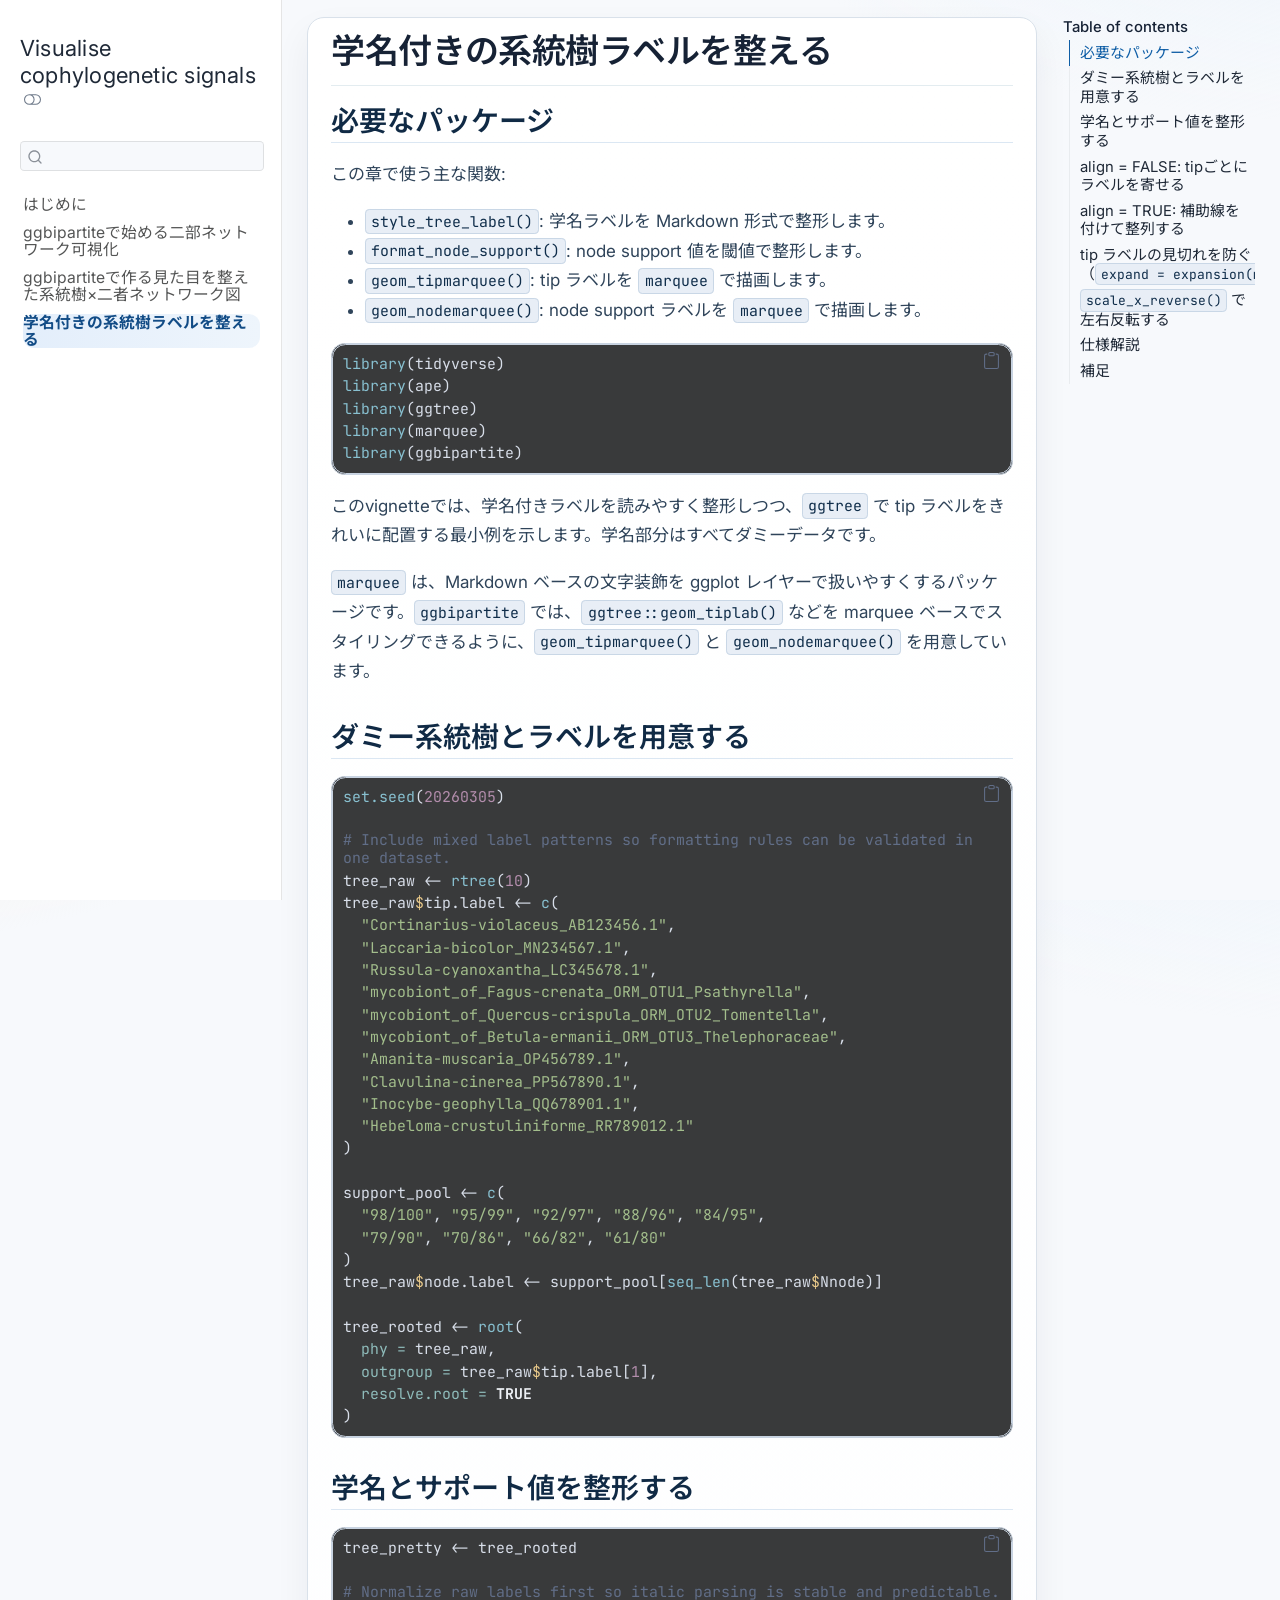
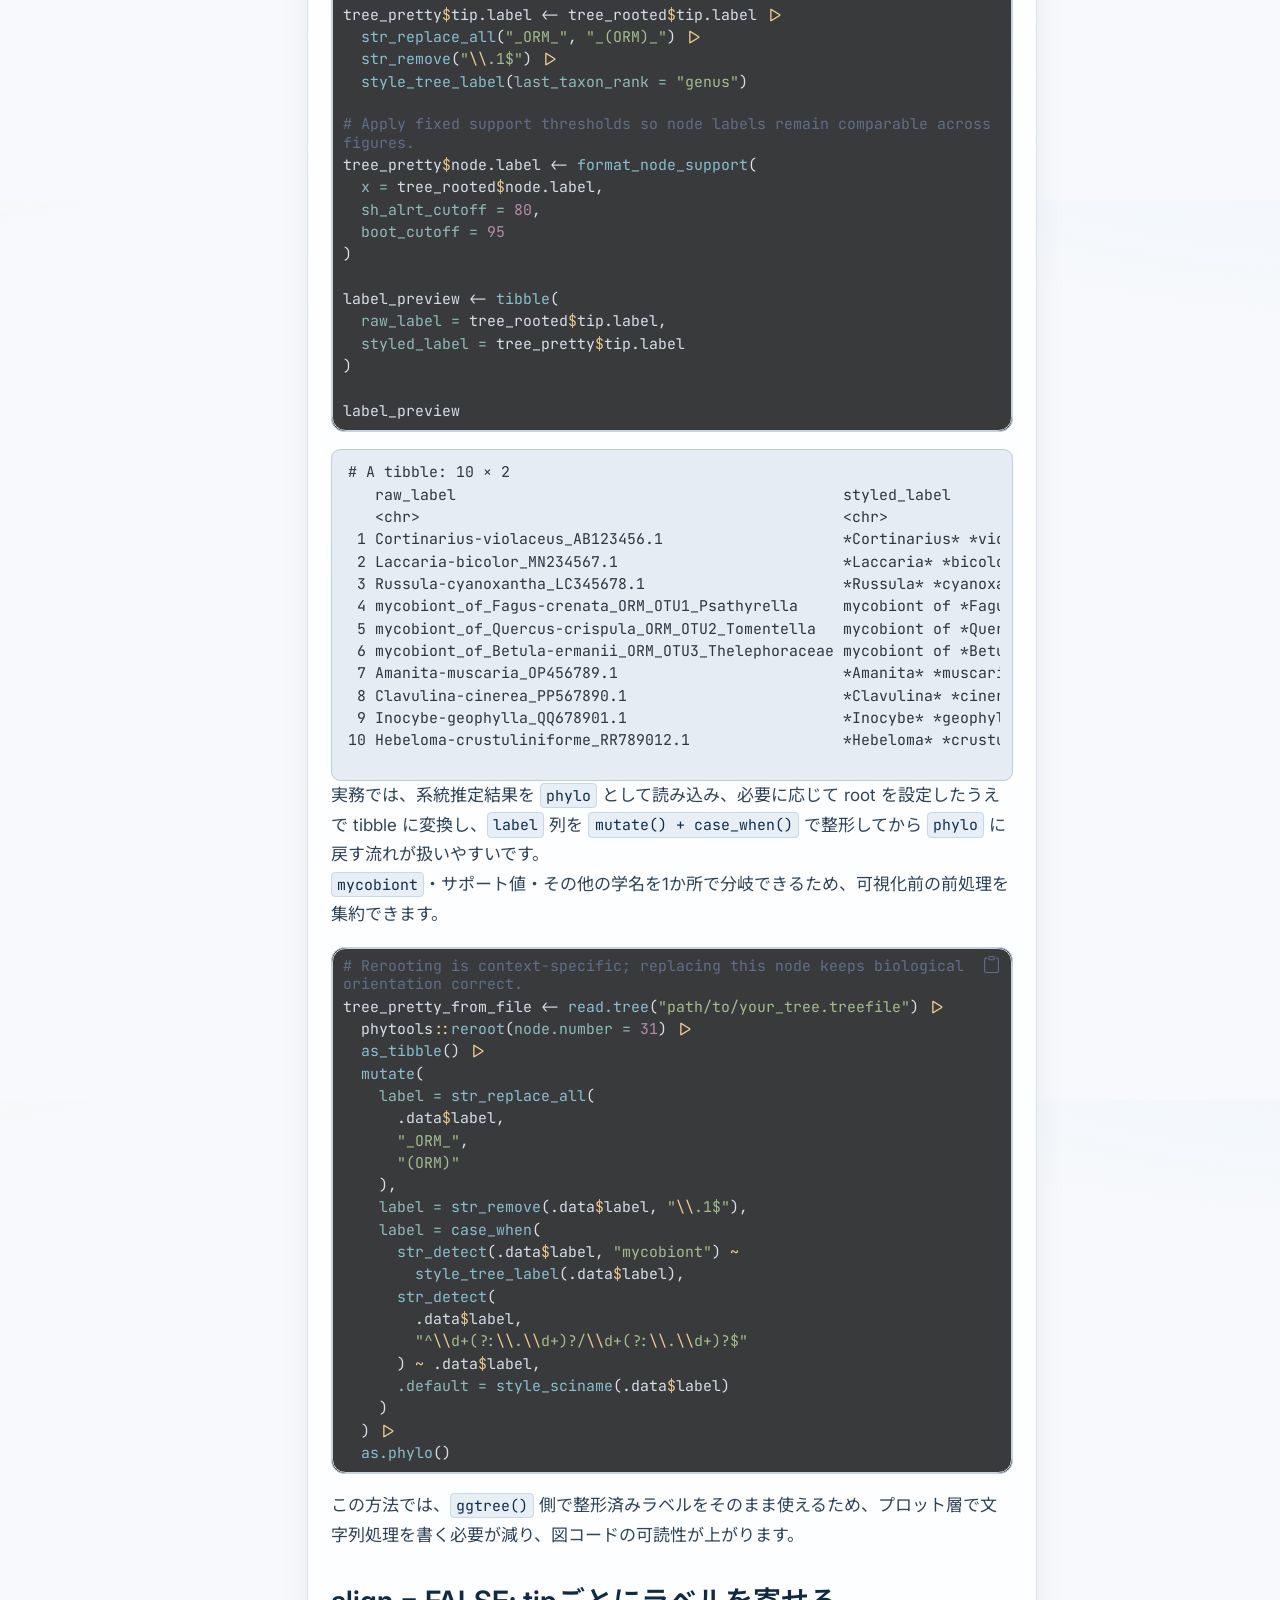
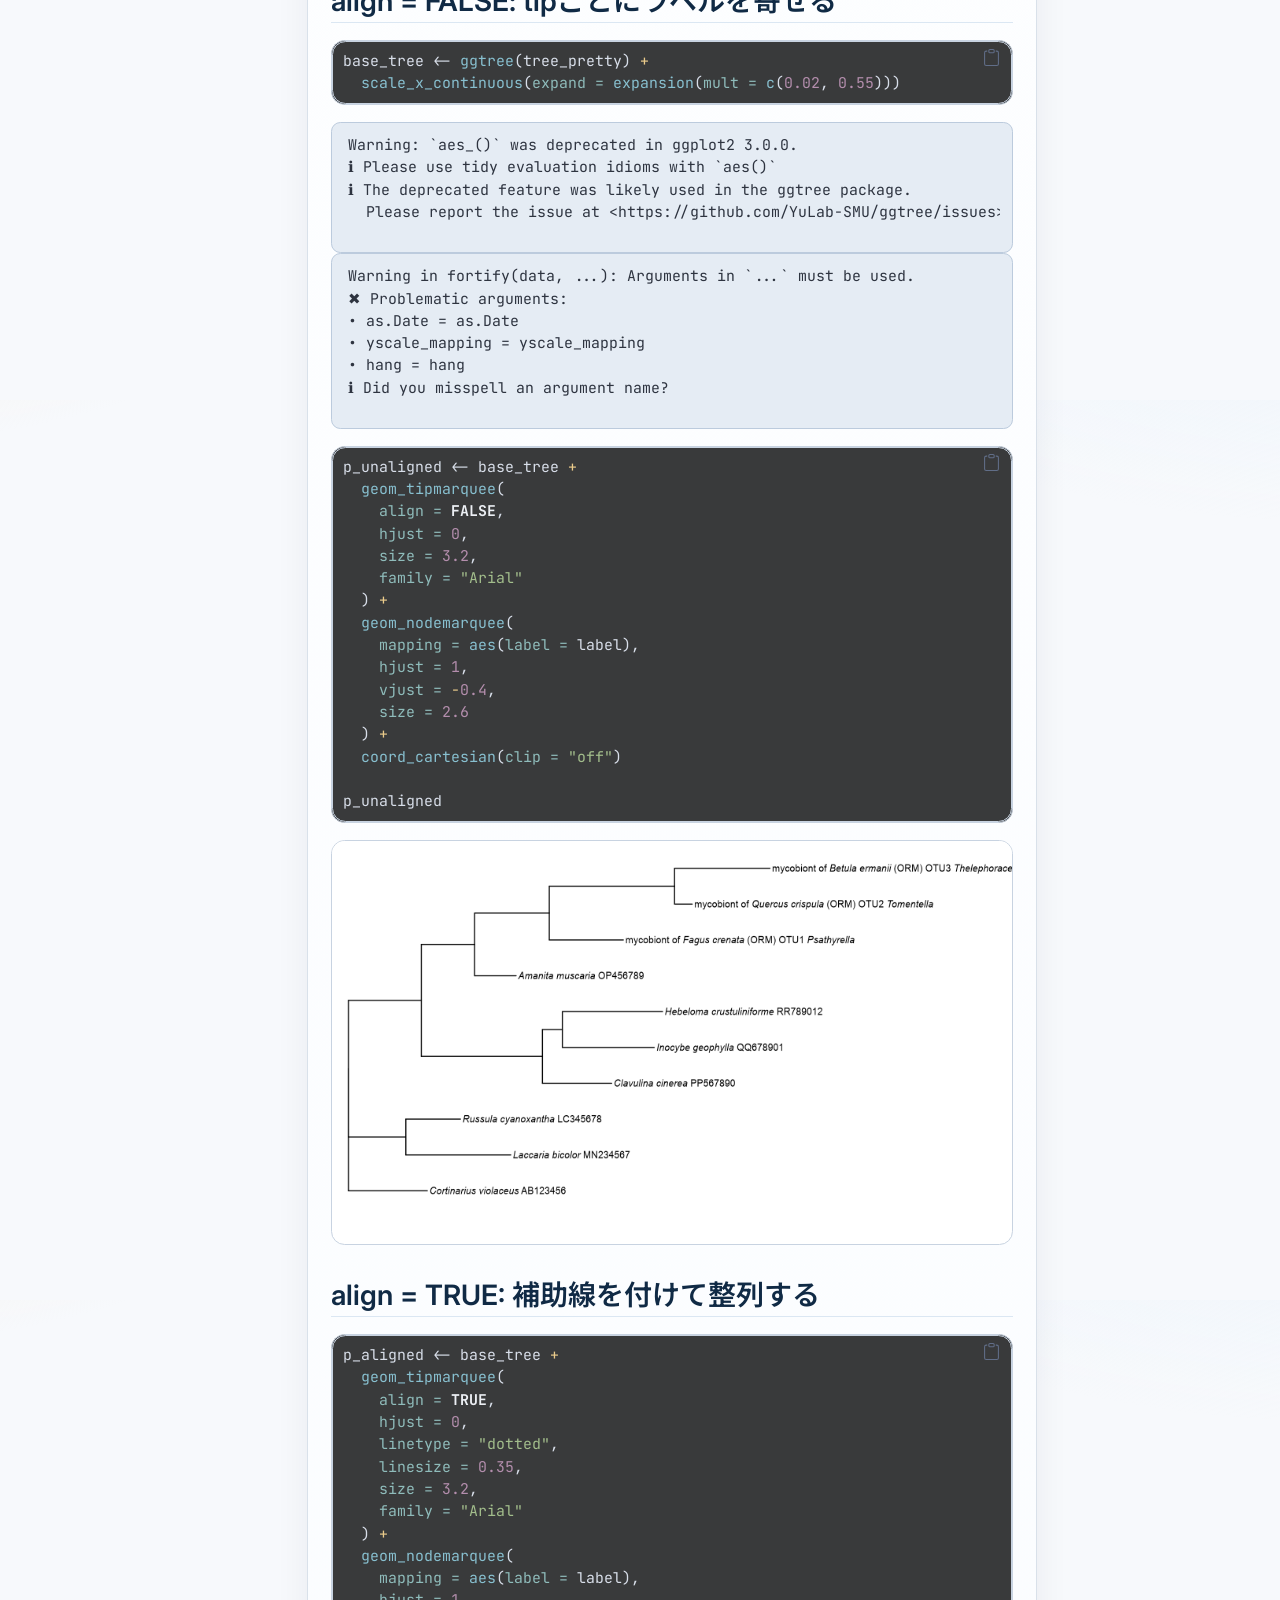
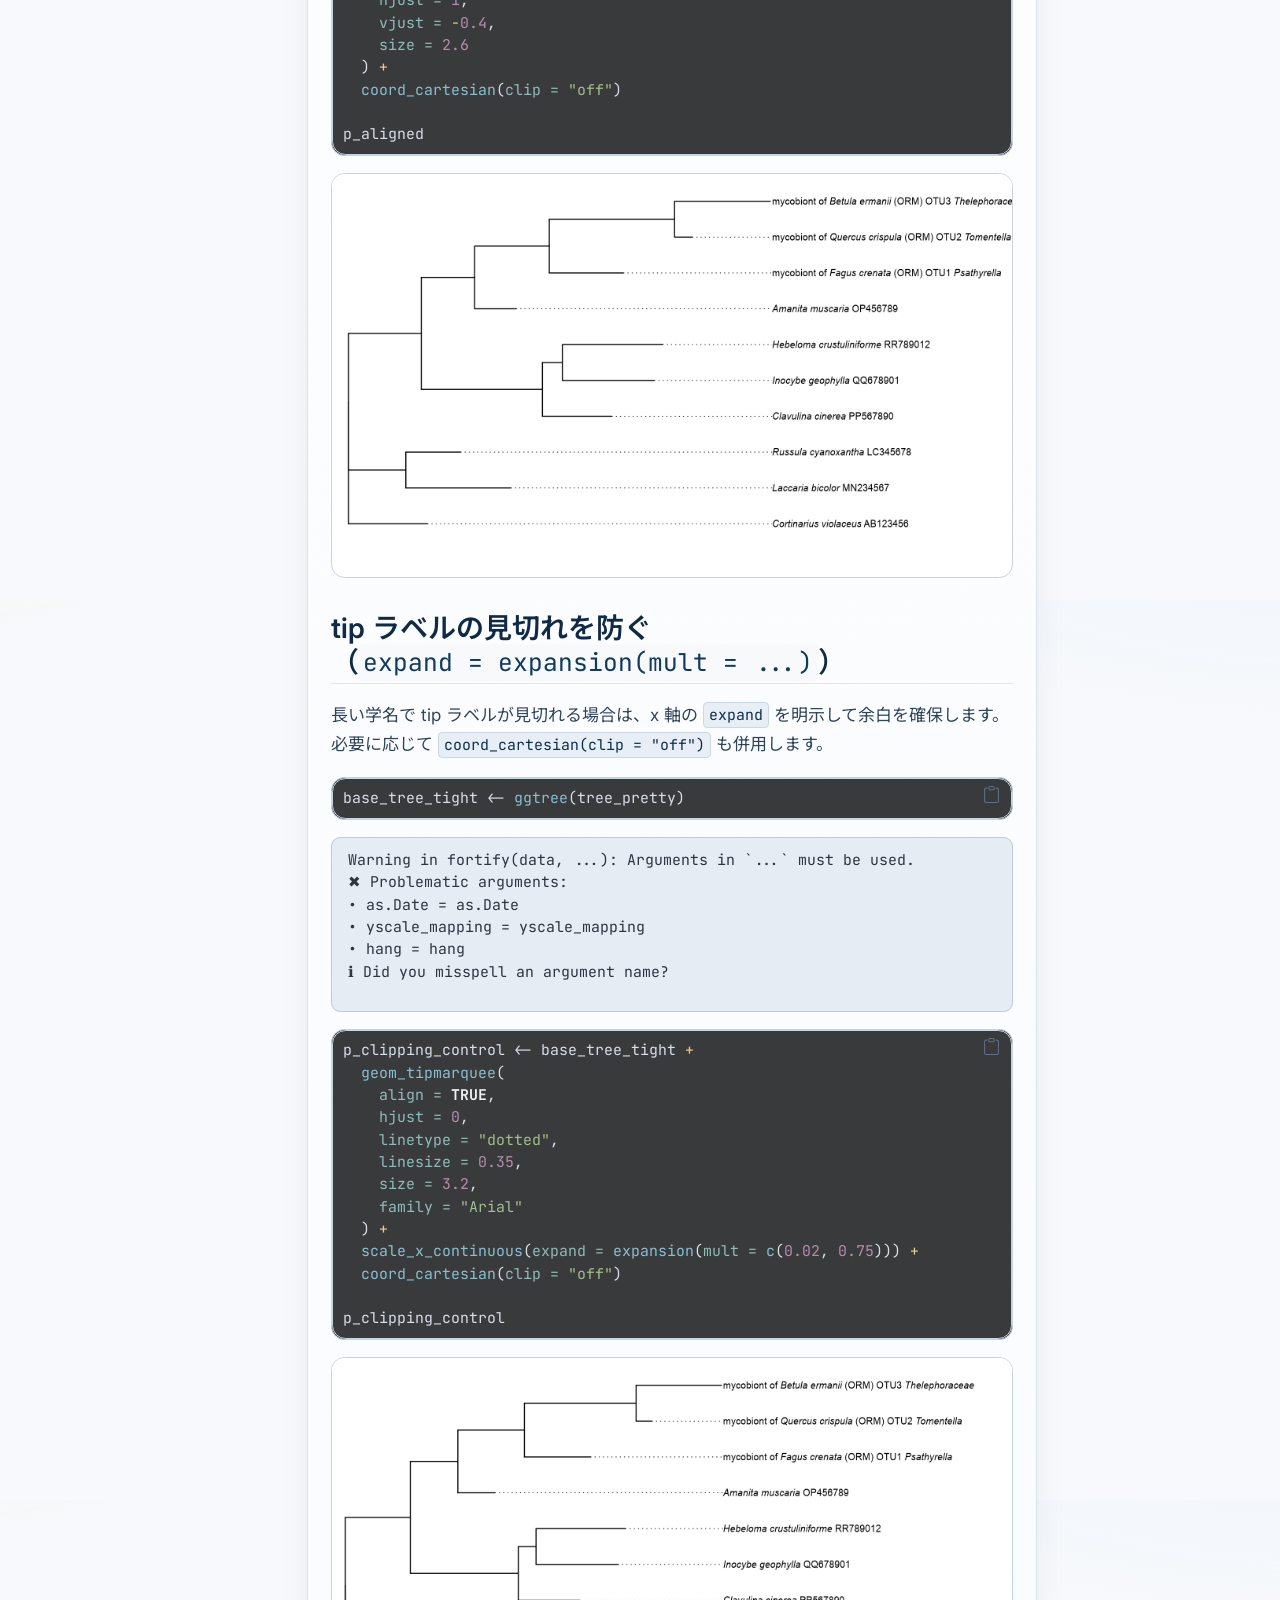
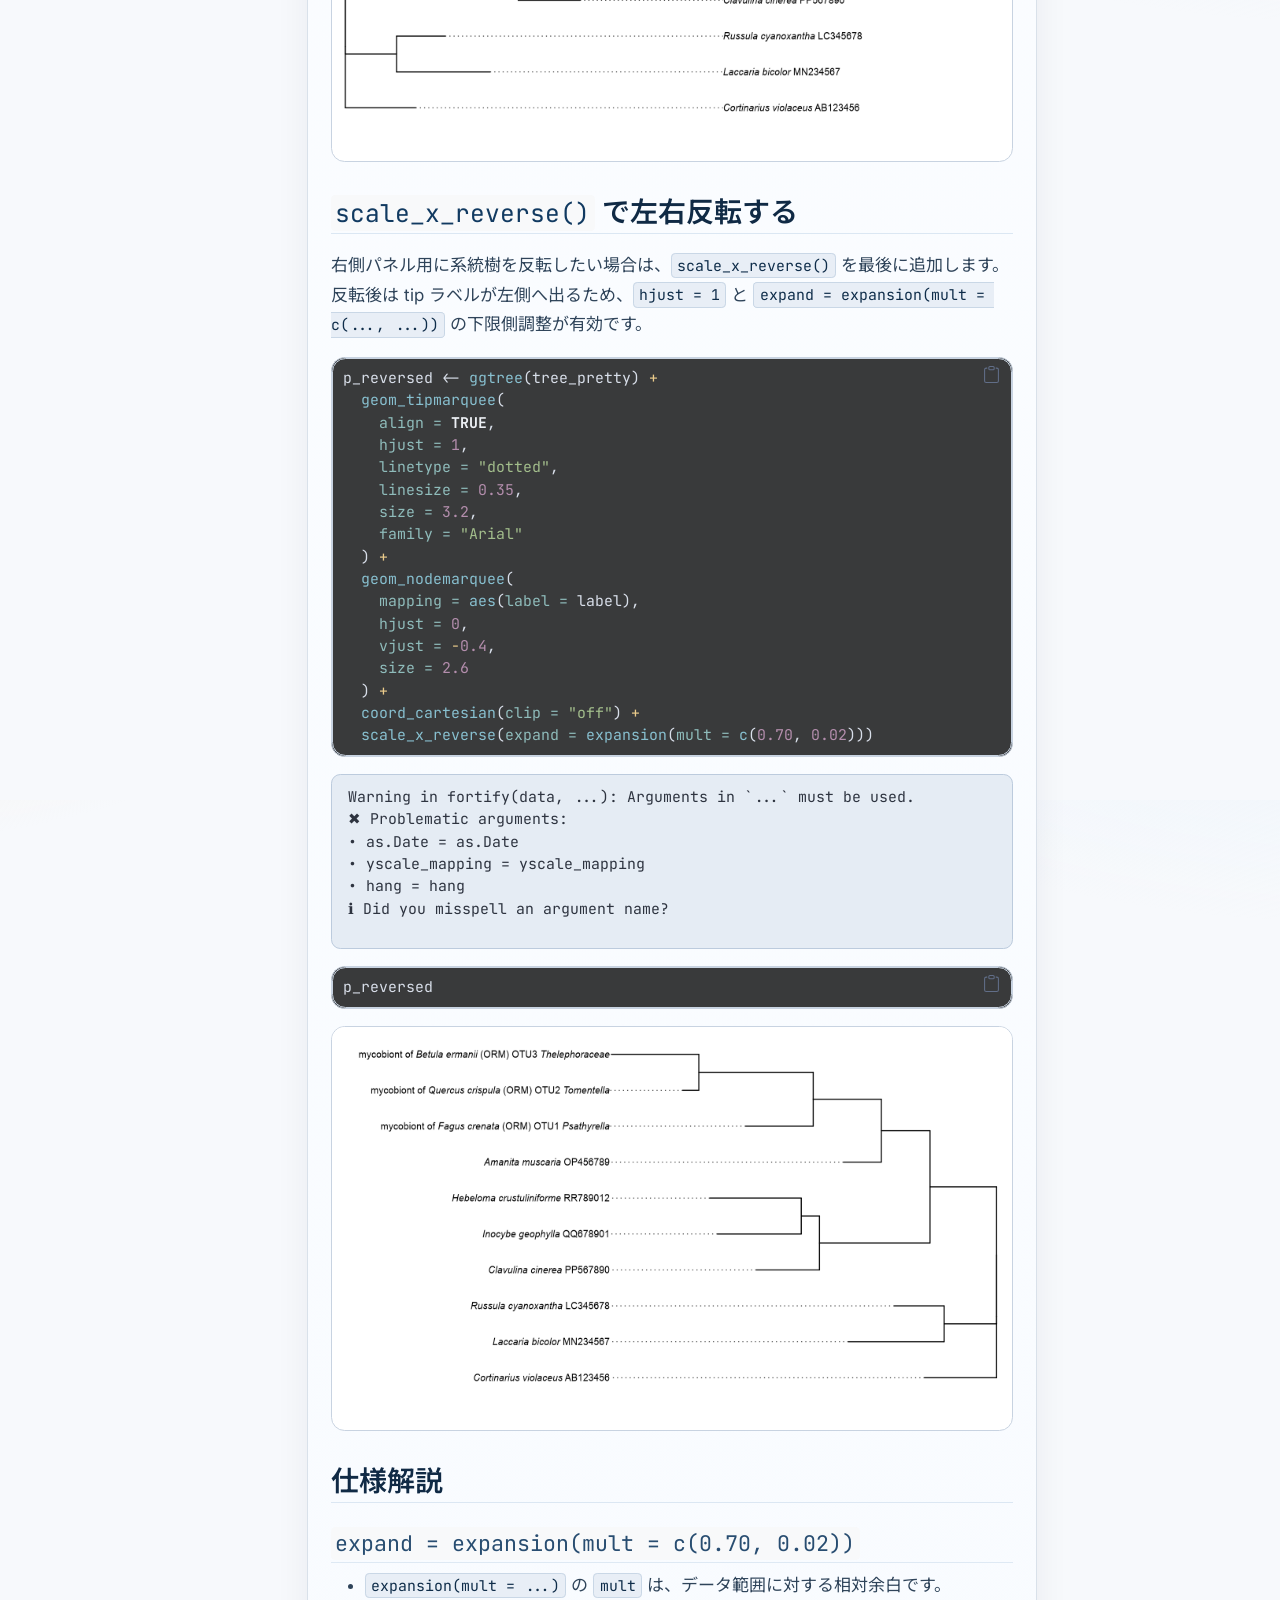
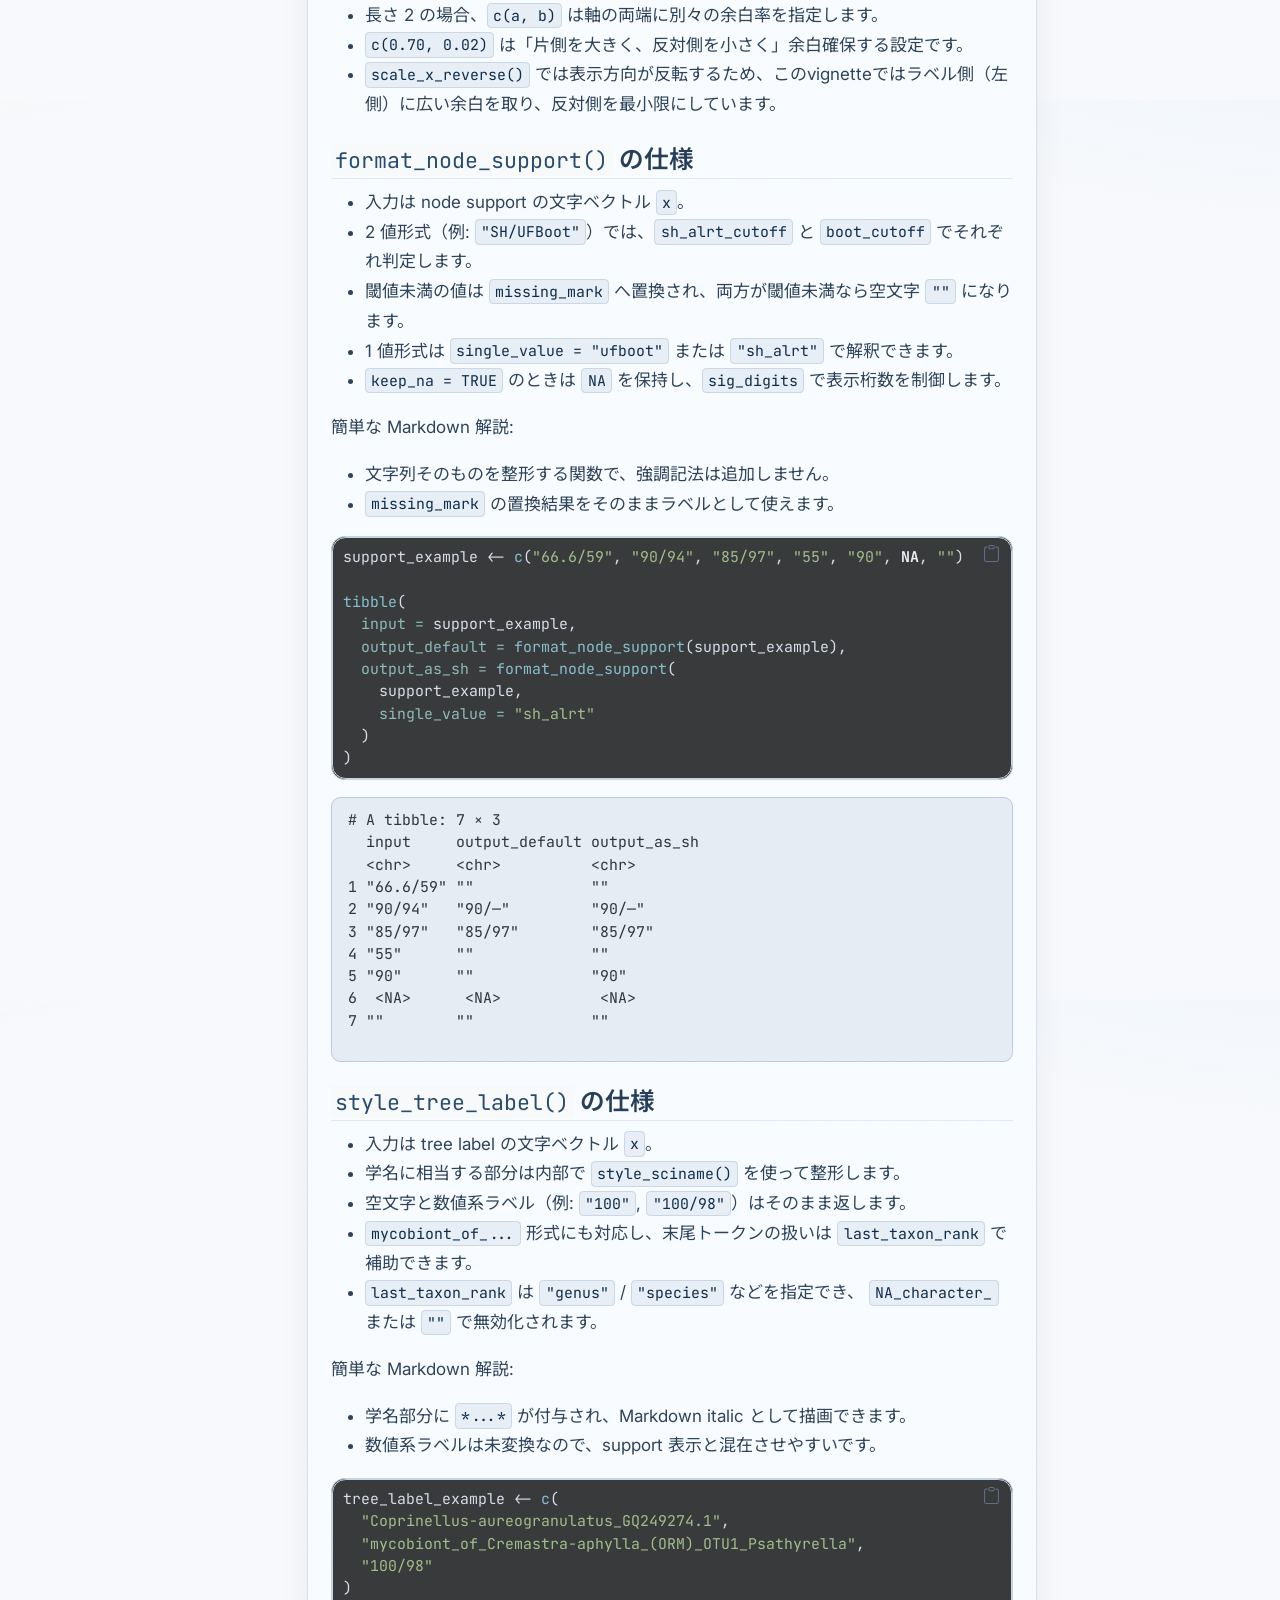
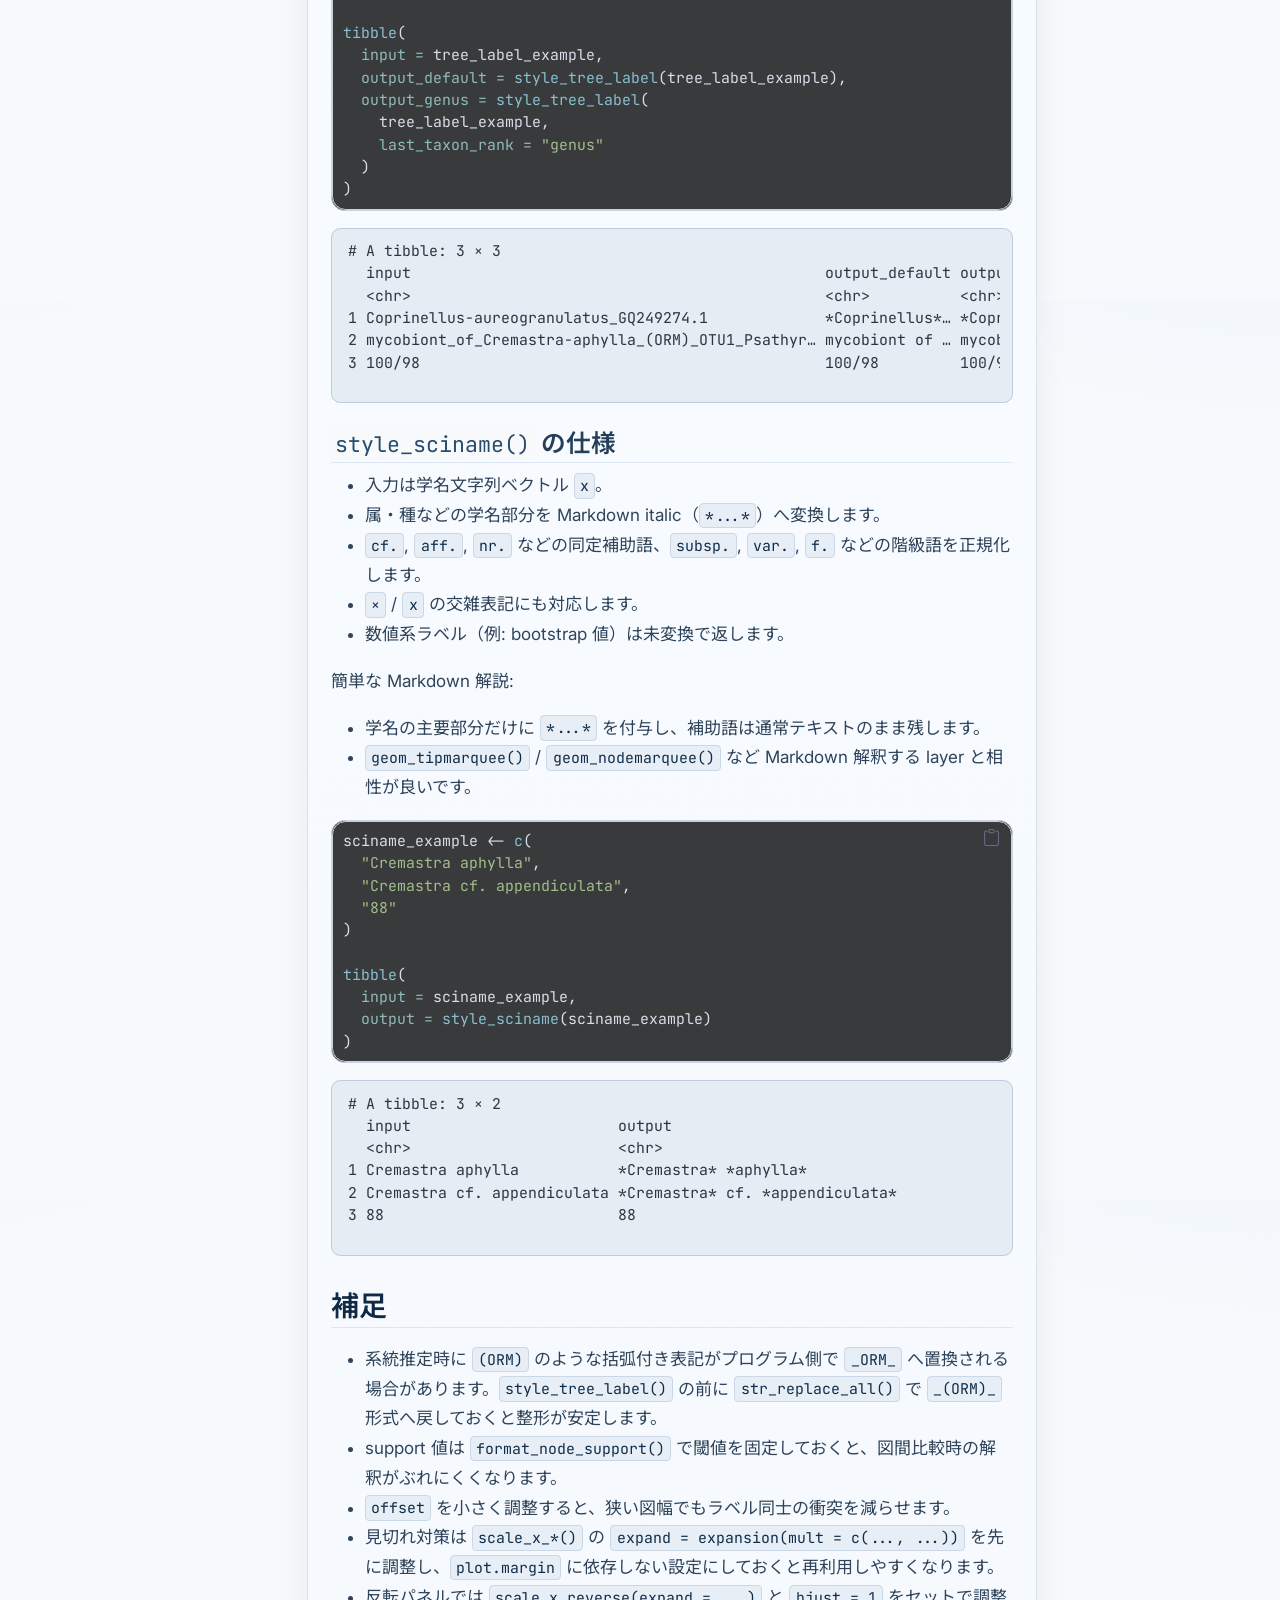
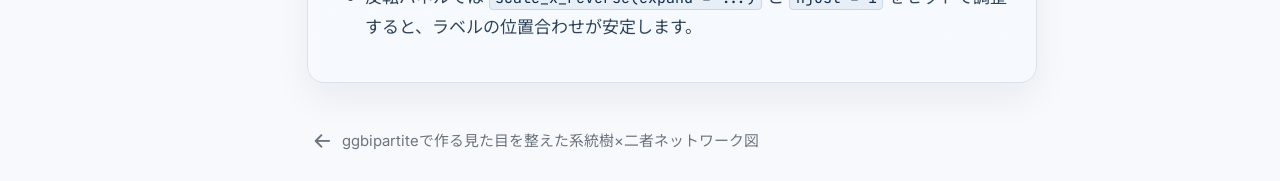
<file: docs/ggbipartite-sciname-tree-ja.html>
<!DOCTYPE html>
<html xmlns="http://www.w3.org/1999/xhtml" lang="en" xml:lang="en"><head>

<meta charset="utf-8">
<meta name="generator" content="quarto-1.7.33">

<meta name="viewport" content="width=device-width, initial-scale=1.0, user-scalable=yes">


<title>学名付きの系統樹ラベルを整える – Visualise cophylogenetic signals</title>
<style>
code{white-space: pre-wrap;}
span.smallcaps{font-variant: small-caps;}
div.columns{display: flex; gap: min(4vw, 1.5em);}
div.column{flex: auto; overflow-x: auto;}
div.hanging-indent{margin-left: 1.5em; text-indent: -1.5em;}
ul.task-list{list-style: none;}
ul.task-list li input[type="checkbox"] {
  width: 0.8em;
  margin: 0 0.8em 0.2em -1em; /* quarto-specific, see https://github.com/quarto-dev/quarto-cli/issues/4556 */ 
  vertical-align: middle;
}
/* CSS for syntax highlighting */
html { -webkit-text-size-adjust: 100%; }
pre > code.sourceCode { white-space: pre; position: relative; }
pre > code.sourceCode > span { display: inline-block; line-height: 1.25; }
pre > code.sourceCode > span:empty { height: 1.2em; }
.sourceCode { overflow: visible; }
code.sourceCode > span { color: inherit; text-decoration: inherit; }
div.sourceCode { margin: 1em 0; }
pre.sourceCode { margin: 0; }
@media screen {
div.sourceCode { overflow: auto; }
}
@media print {
pre > code.sourceCode { white-space: pre-wrap; }
pre > code.sourceCode > span { text-indent: -5em; padding-left: 5em; }
}
pre.numberSource code
  { counter-reset: source-line 0; }
pre.numberSource code > span
  { position: relative; left: -4em; counter-increment: source-line; }
pre.numberSource code > span > a:first-child::before
  { content: counter(source-line);
    position: relative; left: -1em; text-align: right; vertical-align: baseline;
    border: none; display: inline-block;
    -webkit-touch-callout: none; -webkit-user-select: none;
    -khtml-user-select: none; -moz-user-select: none;
    -ms-user-select: none; user-select: none;
    padding: 0 4px; width: 4em;
  }
pre.numberSource { margin-left: 3em;  padding-left: 4px; }
div.sourceCode
  {   }
@media screen {
pre > code.sourceCode > span > a:first-child::before { text-decoration: underline; }
}
</style>


<script src="site_libs/quarto-nav/quarto-nav.js"></script>
<script src="site_libs/quarto-nav/headroom.min.js"></script>
<script src="site_libs/clipboard/clipboard.min.js"></script>
<script src="site_libs/quarto-search/autocomplete.umd.js"></script>
<script src="site_libs/quarto-search/fuse.min.js"></script>
<script src="site_libs/quarto-search/quarto-search.js"></script>
<meta name="quarto:offset" content="./">
<link href="./ggbipartite-publishable-ja.html" rel="prev">
<script src="site_libs/quarto-html/quarto.js" type="module"></script>
<script src="site_libs/quarto-html/tabsets/tabsets.js" type="module"></script>
<script src="site_libs/quarto-html/popper.min.js"></script>
<script src="site_libs/quarto-html/tippy.umd.min.js"></script>
<script src="site_libs/quarto-html/anchor.min.js"></script>
<link href="site_libs/quarto-html/tippy.css" rel="stylesheet">
<link href="site_libs/quarto-html/quarto-syntax-highlighting-92a838029aa3a6b8b14706539278285b.css" rel="stylesheet" class="quarto-color-scheme" id="quarto-text-highlighting-styles">
<link href="site_libs/quarto-html/quarto-syntax-highlighting-dark-92a838029aa3a6b8b14706539278285b.css" rel="stylesheet" class="quarto-color-scheme quarto-color-alternate" id="quarto-text-highlighting-styles">
<link href="site_libs/quarto-html/quarto-syntax-highlighting-92a838029aa3a6b8b14706539278285b.css" rel="stylesheet" class="quarto-color-scheme-extra" id="quarto-text-highlighting-styles">
<script src="site_libs/bootstrap/bootstrap.min.js"></script>
<link href="site_libs/bootstrap/bootstrap-icons.css" rel="stylesheet">
<link href="site_libs/bootstrap/bootstrap-5d61e5a1e67e19e7c0baf04de6e35955.min.css" rel="stylesheet" append-hash="true" class="quarto-color-scheme" id="quarto-bootstrap" data-mode="light">
<link href="site_libs/bootstrap/bootstrap-dark-1d10a73cee7fe0584287850558c6d56c.min.css" rel="stylesheet" append-hash="true" class="quarto-color-scheme quarto-color-alternate" id="quarto-bootstrap" data-mode="dark">
<link href="site_libs/bootstrap/bootstrap-5d61e5a1e67e19e7c0baf04de6e35955.min.css" rel="stylesheet" append-hash="true" class="quarto-color-scheme-extra" id="quarto-bootstrap" data-mode="light">
<script id="quarto-search-options" type="application/json">{
  "location": "sidebar",
  "copy-button": false,
  "collapse-after": 3,
  "panel-placement": "start",
  "type": "textbox",
  "limit": 50,
  "keyboard-shortcut": [
    "f",
    "/",
    "s"
  ],
  "show-item-context": false,
  "language": {
    "search-no-results-text": "No results",
    "search-matching-documents-text": "matching documents",
    "search-copy-link-title": "Copy link to search",
    "search-hide-matches-text": "Hide additional matches",
    "search-more-match-text": "more match in this document",
    "search-more-matches-text": "more matches in this document",
    "search-clear-button-title": "Clear",
    "search-text-placeholder": "",
    "search-detached-cancel-button-title": "Cancel",
    "search-submit-button-title": "Submit",
    "search-label": "Search"
  }
}</script>
<style>html{ scroll-behavior: smooth; }</style>


</head>

<body class="nav-sidebar docked quarto-light"><script id="quarto-html-before-body" type="application/javascript">
    const toggleBodyColorMode = (bsSheetEl) => {
      const mode = bsSheetEl.getAttribute("data-mode");
      const bodyEl = window.document.querySelector("body");
      if (mode === "dark") {
        bodyEl.classList.add("quarto-dark");
        bodyEl.classList.remove("quarto-light");
      } else {
        bodyEl.classList.add("quarto-light");
        bodyEl.classList.remove("quarto-dark");
      }
    }
    const toggleBodyColorPrimary = () => {
      const bsSheetEl = window.document.querySelector("link#quarto-bootstrap:not([rel=disabled-stylesheet])");
      if (bsSheetEl) {
        toggleBodyColorMode(bsSheetEl);
      }
    }
    const setColorSchemeToggle = (alternate) => {
      const toggles = window.document.querySelectorAll('.quarto-color-scheme-toggle');
      for (let i=0; i < toggles.length; i++) {
        const toggle = toggles[i];
        if (toggle) {
          if (alternate) {
            toggle.classList.add("alternate");
          } else {
            toggle.classList.remove("alternate");
          }
        }
      }
    };
    const toggleColorMode = (alternate) => {
      // Switch the stylesheets
      const primaryStylesheets = window.document.querySelectorAll('link.quarto-color-scheme:not(.quarto-color-alternate)');
      const alternateStylesheets = window.document.querySelectorAll('link.quarto-color-scheme.quarto-color-alternate');
      manageTransitions('#quarto-margin-sidebar .nav-link', false);
      if (alternate) {
        // note: dark is layered on light, we don't disable primary!
        enableStylesheet(alternateStylesheets);
        for (const sheetNode of alternateStylesheets) {
          if (sheetNode.id === "quarto-bootstrap") {
            toggleBodyColorMode(sheetNode);
          }
        }
      } else {
        disableStylesheet(alternateStylesheets);
        enableStylesheet(primaryStylesheets)
        toggleBodyColorPrimary();
      }
      manageTransitions('#quarto-margin-sidebar .nav-link', true);
      // Switch the toggles
      setColorSchemeToggle(alternate)
      // Hack to workaround the fact that safari doesn't
      // properly recolor the scrollbar when toggling (#1455)
      if (navigator.userAgent.indexOf('Safari') > 0 && navigator.userAgent.indexOf('Chrome') == -1) {
        manageTransitions("body", false);
        window.scrollTo(0, 1);
        setTimeout(() => {
          window.scrollTo(0, 0);
          manageTransitions("body", true);
        }, 40);
      }
    }
    const disableStylesheet = (stylesheets) => {
      for (let i=0; i < stylesheets.length; i++) {
        const stylesheet = stylesheets[i];
        stylesheet.rel = 'disabled-stylesheet';
      }
    }
    const enableStylesheet = (stylesheets) => {
      for (let i=0; i < stylesheets.length; i++) {
        const stylesheet = stylesheets[i];
        if(stylesheet.rel !== 'stylesheet') { // for Chrome, which will still FOUC without this check
          stylesheet.rel = 'stylesheet';
        }
      }
    }
    const manageTransitions = (selector, allowTransitions) => {
      const els = window.document.querySelectorAll(selector);
      for (let i=0; i < els.length; i++) {
        const el = els[i];
        if (allowTransitions) {
          el.classList.remove('notransition');
        } else {
          el.classList.add('notransition');
        }
      }
    }
    const isFileUrl = () => {
      return window.location.protocol === 'file:';
    }
    const hasAlternateSentinel = () => {
      let styleSentinel = getColorSchemeSentinel();
      if (styleSentinel !== null) {
        return styleSentinel === "alternate";
      } else {
        return false;
      }
    }
    const setStyleSentinel = (alternate) => {
      const value = alternate ? "alternate" : "default";
      if (!isFileUrl()) {
        window.localStorage.setItem("quarto-color-scheme", value);
      } else {
        localAlternateSentinel = value;
      }
    }
    const getColorSchemeSentinel = () => {
      if (!isFileUrl()) {
        const storageValue = window.localStorage.getItem("quarto-color-scheme");
        return storageValue != null ? storageValue : localAlternateSentinel;
      } else {
        return localAlternateSentinel;
      }
    }
    const toggleGiscusIfUsed = (isAlternate, darkModeDefault) => {
      const baseTheme = document.querySelector('#giscus-base-theme')?.value ?? 'light';
      const alternateTheme = document.querySelector('#giscus-alt-theme')?.value ?? 'dark';
      let newTheme = '';
      if(authorPrefersDark) {
        newTheme = isAlternate ? baseTheme : alternateTheme;
      } else {
        newTheme = isAlternate ? alternateTheme : baseTheme;
      }
      const changeGiscusTheme = () => {
        // From: https://github.com/giscus/giscus/issues/336
        const sendMessage = (message) => {
          const iframe = document.querySelector('iframe.giscus-frame');
          if (!iframe) return;
          iframe.contentWindow.postMessage({ giscus: message }, 'https://giscus.app');
        }
        sendMessage({
          setConfig: {
            theme: newTheme
          }
        });
      }
      const isGiscussLoaded = window.document.querySelector('iframe.giscus-frame') !== null;
      if (isGiscussLoaded) {
        changeGiscusTheme();
      }
    };
    const authorPrefersDark = false;
    const queryPrefersDark = window.matchMedia('(prefers-color-scheme: dark)');
    const darkModeDefault = queryPrefersDark.matches;
      document.querySelector('link#quarto-text-highlighting-styles.quarto-color-scheme-extra').rel = 'disabled-stylesheet';
      document.querySelector('link#quarto-bootstrap.quarto-color-scheme-extra').rel = 'disabled-stylesheet';
    let localAlternateSentinel = darkModeDefault ? 'alternate' : 'default';
    // Dark / light mode switch
    window.quartoToggleColorScheme = () => {
      // Read the current dark / light value
      let toAlternate = !hasAlternateSentinel();
      toggleColorMode(toAlternate);
      setStyleSentinel(toAlternate);
      toggleGiscusIfUsed(toAlternate, darkModeDefault);
      window.dispatchEvent(new Event('resize'));
    };
    queryPrefersDark.addEventListener("change", e => {
      if(window.localStorage.getItem("quarto-color-scheme") !== null)
        return;
      const alternate = e.matches
      toggleColorMode(alternate);
      localAlternateSentinel = e.matches ? 'alternate' : 'default'; // this is used alongside local storage!
      toggleGiscusIfUsed(alternate, darkModeDefault);
    });
    // Switch to dark mode if need be
    if (hasAlternateSentinel()) {
      toggleColorMode(true);
    } else {
      toggleColorMode(false);
    }
  </script>

<div id="quarto-search-results"></div>
  <header id="quarto-header" class="headroom fixed-top">
  <nav class="quarto-secondary-nav">
    <div class="container-fluid d-flex">
      <button type="button" class="quarto-btn-toggle btn" data-bs-toggle="collapse" role="button" data-bs-target=".quarto-sidebar-collapse-item" aria-controls="quarto-sidebar" aria-expanded="false" aria-label="Toggle sidebar navigation" onclick="if (window.quartoToggleHeadroom) { window.quartoToggleHeadroom(); }">
        <i class="bi bi-layout-text-sidebar-reverse"></i>
      </button>
        <nav class="quarto-page-breadcrumbs" aria-label="breadcrumb"><ol class="breadcrumb"><li class="breadcrumb-item"><a href="./ggbipartite-sciname-tree-ja.html"><span class="chapter-title">学名付きの系統樹ラベルを整える</span></a></li></ol></nav>
        <a class="flex-grow-1" role="navigation" data-bs-toggle="collapse" data-bs-target=".quarto-sidebar-collapse-item" aria-controls="quarto-sidebar" aria-expanded="false" aria-label="Toggle sidebar navigation" onclick="if (window.quartoToggleHeadroom) { window.quartoToggleHeadroom(); }">      
        </a>
      <button type="button" class="btn quarto-search-button" aria-label="Search" onclick="window.quartoOpenSearch();">
        <i class="bi bi-search"></i>
      </button>
    </div>
  </nav>
</header>
<!-- content -->
<div id="quarto-content" class="quarto-container page-columns page-rows-contents page-layout-article">
<!-- sidebar -->
  <nav id="quarto-sidebar" class="sidebar collapse collapse-horizontal quarto-sidebar-collapse-item sidebar-navigation docked overflow-auto">
    <div class="pt-lg-2 mt-2 text-left sidebar-header">
    <div class="sidebar-title mb-0 py-0">
      <a href="./">Visualise cophylogenetic signals</a> 
        <div class="sidebar-tools-main">
  <a href="" class="quarto-color-scheme-toggle quarto-navigation-tool  px-1" onclick="window.quartoToggleColorScheme(); return false;" title="Toggle dark mode"><i class="bi"></i></a>
</div>
    </div>
      </div>
        <div class="mt-2 flex-shrink-0 align-items-center">
        <div class="sidebar-search">
        <div id="quarto-search" class="" title="Search"></div>
        </div>
        </div>
    <div class="sidebar-menu-container"> 
    <ul class="list-unstyled mt-1">
        <li class="sidebar-item">
  <div class="sidebar-item-container"> 
  <a href="./index.html" class="sidebar-item-text sidebar-link">
 <span class="menu-text">はじめに</span></a>
  </div>
</li>
        <li class="sidebar-item">
  <div class="sidebar-item-container"> 
  <a href="./ggbipartite-visualization-ja.html" class="sidebar-item-text sidebar-link"><span class="chapter-title">ggbipartiteで始める二部ネットワーク可視化</span></a>
  </div>
</li>
        <li class="sidebar-item">
  <div class="sidebar-item-container"> 
  <a href="./ggbipartite-publishable-ja.html" class="sidebar-item-text sidebar-link"><span class="chapter-title">ggbipartiteで作る見た目を整えた系統樹×二者ネットワーク図</span></a>
  </div>
</li>
        <li class="sidebar-item">
  <div class="sidebar-item-container"> 
  <a href="./ggbipartite-sciname-tree-ja.html" class="sidebar-item-text sidebar-link active"><span class="chapter-title">学名付きの系統樹ラベルを整える</span></a>
  </div>
</li>
    </ul>
    </div>
</nav>
<div id="quarto-sidebar-glass" class="quarto-sidebar-collapse-item" data-bs-toggle="collapse" data-bs-target=".quarto-sidebar-collapse-item"></div>
<!-- margin-sidebar -->
    <div id="quarto-margin-sidebar" class="sidebar margin-sidebar">
        <nav id="TOC" role="doc-toc" class="toc-active">
    <h2 id="toc-title">Table of contents</h2>
   
  <ul>
  <li><a href="#必要なパッケージ" id="toc-必要なパッケージ" class="nav-link active" data-scroll-target="#必要なパッケージ">必要なパッケージ</a></li>
  <li><a href="#ダミー系統樹とラベルを用意する" id="toc-ダミー系統樹とラベルを用意する" class="nav-link" data-scroll-target="#ダミー系統樹とラベルを用意する">ダミー系統樹とラベルを用意する</a></li>
  <li><a href="#学名とサポート値を整形する" id="toc-学名とサポート値を整形する" class="nav-link" data-scroll-target="#学名とサポート値を整形する">学名とサポート値を整形する</a></li>
  <li><a href="#align-false-tipごとにラベルを寄せる" id="toc-align-false-tipごとにラベルを寄せる" class="nav-link" data-scroll-target="#align-false-tipごとにラベルを寄せる">align = FALSE: tipごとにラベルを寄せる</a></li>
  <li><a href="#align-true-補助線を付けて整列する" id="toc-align-true-補助線を付けて整列する" class="nav-link" data-scroll-target="#align-true-補助線を付けて整列する">align = TRUE: 補助線を付けて整列する</a></li>
  <li><a href="#tip-ラベルの見切れを防ぐexpand-expansionmult-..." id="toc-tip-ラベルの見切れを防ぐexpand-expansionmult-..." class="nav-link" data-scroll-target="#tip-ラベルの見切れを防ぐexpand-expansionmult-...">tip ラベルの見切れを防ぐ（<code>expand = expansion(mult = ...)</code>）</a></li>
  <li><a href="#scale_x_reverse-で左右反転する" id="toc-scale_x_reverse-で左右反転する" class="nav-link" data-scroll-target="#scale_x_reverse-で左右反転する"><code>scale_x_reverse()</code> で左右反転する</a></li>
  <li><a href="#仕様解説" id="toc-仕様解説" class="nav-link" data-scroll-target="#仕様解説">仕様解説</a>
  <ul class="collapse">
  <li><a href="#expand-expansionmult-c0.70-0.02" id="toc-expand-expansionmult-c0.70-0.02" class="nav-link" data-scroll-target="#expand-expansionmult-c0.70-0.02"><code>expand = expansion(mult = c(0.70, 0.02))</code></a></li>
  <li><a href="#format_node_support-の仕様" id="toc-format_node_support-の仕様" class="nav-link" data-scroll-target="#format_node_support-の仕様"><code>format_node_support()</code> の仕様</a></li>
  <li><a href="#style_tree_label-の仕様" id="toc-style_tree_label-の仕様" class="nav-link" data-scroll-target="#style_tree_label-の仕様"><code>style_tree_label()</code> の仕様</a></li>
  <li><a href="#style_sciname-の仕様" id="toc-style_sciname-の仕様" class="nav-link" data-scroll-target="#style_sciname-の仕様"><code>style_sciname()</code> の仕様</a></li>
  </ul></li>
  <li><a href="#補足" id="toc-補足" class="nav-link" data-scroll-target="#補足">補足</a></li>
  </ul>
</nav>
    </div>
<!-- main -->
<main class="content" id="quarto-document-content">


<header id="title-block-header" class="quarto-title-block default">
<div class="quarto-title">
<h1 class="title"><span class="chapter-title">学名付きの系統樹ラベルを整える</span></h1>
</div>



<div class="quarto-title-meta">

    
  
    
  </div>
  


</header>


<section id="必要なパッケージ" class="level2">
<h2 class="anchored" data-anchor-id="必要なパッケージ">必要なパッケージ</h2>
<p>この章で使う主な関数:</p>
<ul>
<li><code>style_tree_label()</code>: 学名ラベルを Markdown 形式で整形します。</li>
<li><code>format_node_support()</code>: node support 値を閾値で整形します。</li>
<li><code>geom_tipmarquee()</code>: tip ラベルを <code>marquee</code> で描画します。</li>
<li><code>geom_nodemarquee()</code>: node support ラベルを <code>marquee</code> で描画します。</li>
</ul>
<div class="cell">
<div class="sourceCode cell-code" id="cb1"><pre class="sourceCode r code-with-copy"><code class="sourceCode r"><span id="cb1-1"><a href="#cb1-1" aria-hidden="true" tabindex="-1"></a><span class="fu">library</span>(tidyverse)</span>
<span id="cb1-2"><a href="#cb1-2" aria-hidden="true" tabindex="-1"></a><span class="fu">library</span>(ape)</span>
<span id="cb1-3"><a href="#cb1-3" aria-hidden="true" tabindex="-1"></a><span class="fu">library</span>(ggtree)</span>
<span id="cb1-4"><a href="#cb1-4" aria-hidden="true" tabindex="-1"></a><span class="fu">library</span>(marquee)</span>
<span id="cb1-5"><a href="#cb1-5" aria-hidden="true" tabindex="-1"></a><span class="fu">library</span>(ggbipartite)</span></code><button title="Copy to Clipboard" class="code-copy-button"><i class="bi"></i></button></pre></div>
</div>
<p>このvignetteでは、学名付きラベルを読みやすく整形しつつ、<code>ggtree</code> で tip ラベルをきれいに配置する最小例を示します。学名部分はすべてダミーデータです。</p>
<p><code>marquee</code> は、Markdown ベースの文字装飾を ggplot レイヤーで扱いやすくするパッケージです。<code>ggbipartite</code> では、<code>ggtree::geom_tiplab()</code> などを marquee ベースでスタイリングできるように、<code>geom_tipmarquee()</code> と <code>geom_nodemarquee()</code> を用意しています。</p>
</section>
<section id="ダミー系統樹とラベルを用意する" class="level2">
<h2 class="anchored" data-anchor-id="ダミー系統樹とラベルを用意する">ダミー系統樹とラベルを用意する</h2>
<div class="cell">
<div class="sourceCode cell-code" id="cb2"><pre class="sourceCode r code-with-copy"><code class="sourceCode r"><span id="cb2-1"><a href="#cb2-1" aria-hidden="true" tabindex="-1"></a><span class="fu">set.seed</span>(<span class="dv">20260305</span>)</span>
<span id="cb2-2"><a href="#cb2-2" aria-hidden="true" tabindex="-1"></a></span>
<span id="cb2-3"><a href="#cb2-3" aria-hidden="true" tabindex="-1"></a><span class="co"># Include mixed label patterns so formatting rules can be validated in one dataset.</span></span>
<span id="cb2-4"><a href="#cb2-4" aria-hidden="true" tabindex="-1"></a>tree_raw <span class="ot">&lt;-</span> <span class="fu">rtree</span>(<span class="dv">10</span>)</span>
<span id="cb2-5"><a href="#cb2-5" aria-hidden="true" tabindex="-1"></a>tree_raw<span class="sc">$</span>tip.label <span class="ot">&lt;-</span> <span class="fu">c</span>(</span>
<span id="cb2-6"><a href="#cb2-6" aria-hidden="true" tabindex="-1"></a>  <span class="st">"Cortinarius-violaceus_AB123456.1"</span>,</span>
<span id="cb2-7"><a href="#cb2-7" aria-hidden="true" tabindex="-1"></a>  <span class="st">"Laccaria-bicolor_MN234567.1"</span>,</span>
<span id="cb2-8"><a href="#cb2-8" aria-hidden="true" tabindex="-1"></a>  <span class="st">"Russula-cyanoxantha_LC345678.1"</span>,</span>
<span id="cb2-9"><a href="#cb2-9" aria-hidden="true" tabindex="-1"></a>  <span class="st">"mycobiont_of_Fagus-crenata_ORM_OTU1_Psathyrella"</span>,</span>
<span id="cb2-10"><a href="#cb2-10" aria-hidden="true" tabindex="-1"></a>  <span class="st">"mycobiont_of_Quercus-crispula_ORM_OTU2_Tomentella"</span>,</span>
<span id="cb2-11"><a href="#cb2-11" aria-hidden="true" tabindex="-1"></a>  <span class="st">"mycobiont_of_Betula-ermanii_ORM_OTU3_Thelephoraceae"</span>,</span>
<span id="cb2-12"><a href="#cb2-12" aria-hidden="true" tabindex="-1"></a>  <span class="st">"Amanita-muscaria_OP456789.1"</span>,</span>
<span id="cb2-13"><a href="#cb2-13" aria-hidden="true" tabindex="-1"></a>  <span class="st">"Clavulina-cinerea_PP567890.1"</span>,</span>
<span id="cb2-14"><a href="#cb2-14" aria-hidden="true" tabindex="-1"></a>  <span class="st">"Inocybe-geophylla_QQ678901.1"</span>,</span>
<span id="cb2-15"><a href="#cb2-15" aria-hidden="true" tabindex="-1"></a>  <span class="st">"Hebeloma-crustuliniforme_RR789012.1"</span></span>
<span id="cb2-16"><a href="#cb2-16" aria-hidden="true" tabindex="-1"></a>)</span>
<span id="cb2-17"><a href="#cb2-17" aria-hidden="true" tabindex="-1"></a></span>
<span id="cb2-18"><a href="#cb2-18" aria-hidden="true" tabindex="-1"></a>support_pool <span class="ot">&lt;-</span> <span class="fu">c</span>(</span>
<span id="cb2-19"><a href="#cb2-19" aria-hidden="true" tabindex="-1"></a>  <span class="st">"98/100"</span>, <span class="st">"95/99"</span>, <span class="st">"92/97"</span>, <span class="st">"88/96"</span>, <span class="st">"84/95"</span>,</span>
<span id="cb2-20"><a href="#cb2-20" aria-hidden="true" tabindex="-1"></a>  <span class="st">"79/90"</span>, <span class="st">"70/86"</span>, <span class="st">"66/82"</span>, <span class="st">"61/80"</span></span>
<span id="cb2-21"><a href="#cb2-21" aria-hidden="true" tabindex="-1"></a>)</span>
<span id="cb2-22"><a href="#cb2-22" aria-hidden="true" tabindex="-1"></a>tree_raw<span class="sc">$</span>node.label <span class="ot">&lt;-</span> support_pool[<span class="fu">seq_len</span>(tree_raw<span class="sc">$</span>Nnode)]</span>
<span id="cb2-23"><a href="#cb2-23" aria-hidden="true" tabindex="-1"></a></span>
<span id="cb2-24"><a href="#cb2-24" aria-hidden="true" tabindex="-1"></a>tree_rooted <span class="ot">&lt;-</span> <span class="fu">root</span>(</span>
<span id="cb2-25"><a href="#cb2-25" aria-hidden="true" tabindex="-1"></a>  <span class="at">phy =</span> tree_raw,</span>
<span id="cb2-26"><a href="#cb2-26" aria-hidden="true" tabindex="-1"></a>  <span class="at">outgroup =</span> tree_raw<span class="sc">$</span>tip.label[<span class="dv">1</span>],</span>
<span id="cb2-27"><a href="#cb2-27" aria-hidden="true" tabindex="-1"></a>  <span class="at">resolve.root =</span> <span class="cn">TRUE</span></span>
<span id="cb2-28"><a href="#cb2-28" aria-hidden="true" tabindex="-1"></a>)</span></code><button title="Copy to Clipboard" class="code-copy-button"><i class="bi"></i></button></pre></div>
</div>
</section>
<section id="学名とサポート値を整形する" class="level2">
<h2 class="anchored" data-anchor-id="学名とサポート値を整形する">学名とサポート値を整形する</h2>
<div class="cell">
<div class="sourceCode cell-code" id="cb3"><pre class="sourceCode r code-with-copy"><code class="sourceCode r"><span id="cb3-1"><a href="#cb3-1" aria-hidden="true" tabindex="-1"></a>tree_pretty <span class="ot">&lt;-</span> tree_rooted</span>
<span id="cb3-2"><a href="#cb3-2" aria-hidden="true" tabindex="-1"></a></span>
<span id="cb3-3"><a href="#cb3-3" aria-hidden="true" tabindex="-1"></a><span class="co"># Normalize raw labels first so italic parsing is stable and predictable.</span></span>
<span id="cb3-4"><a href="#cb3-4" aria-hidden="true" tabindex="-1"></a>tree_pretty<span class="sc">$</span>tip.label <span class="ot">&lt;-</span> tree_rooted<span class="sc">$</span>tip.label <span class="sc">|&gt;</span></span>
<span id="cb3-5"><a href="#cb3-5" aria-hidden="true" tabindex="-1"></a>  <span class="fu">str_replace_all</span>(<span class="st">"_ORM_"</span>, <span class="st">"_(ORM)_"</span>) <span class="sc">|&gt;</span></span>
<span id="cb3-6"><a href="#cb3-6" aria-hidden="true" tabindex="-1"></a>  <span class="fu">str_remove</span>(<span class="st">"</span><span class="sc">\\</span><span class="st">.1$"</span>) <span class="sc">|&gt;</span></span>
<span id="cb3-7"><a href="#cb3-7" aria-hidden="true" tabindex="-1"></a>  <span class="fu">style_tree_label</span>(<span class="at">last_taxon_rank =</span> <span class="st">"genus"</span>)</span>
<span id="cb3-8"><a href="#cb3-8" aria-hidden="true" tabindex="-1"></a></span>
<span id="cb3-9"><a href="#cb3-9" aria-hidden="true" tabindex="-1"></a><span class="co"># Apply fixed support thresholds so node labels remain comparable across figures.</span></span>
<span id="cb3-10"><a href="#cb3-10" aria-hidden="true" tabindex="-1"></a>tree_pretty<span class="sc">$</span>node.label <span class="ot">&lt;-</span> <span class="fu">format_node_support</span>(</span>
<span id="cb3-11"><a href="#cb3-11" aria-hidden="true" tabindex="-1"></a>  <span class="at">x =</span> tree_rooted<span class="sc">$</span>node.label,</span>
<span id="cb3-12"><a href="#cb3-12" aria-hidden="true" tabindex="-1"></a>  <span class="at">sh_alrt_cutoff =</span> <span class="dv">80</span>,</span>
<span id="cb3-13"><a href="#cb3-13" aria-hidden="true" tabindex="-1"></a>  <span class="at">boot_cutoff =</span> <span class="dv">95</span></span>
<span id="cb3-14"><a href="#cb3-14" aria-hidden="true" tabindex="-1"></a>)</span>
<span id="cb3-15"><a href="#cb3-15" aria-hidden="true" tabindex="-1"></a></span>
<span id="cb3-16"><a href="#cb3-16" aria-hidden="true" tabindex="-1"></a>label_preview <span class="ot">&lt;-</span> <span class="fu">tibble</span>(</span>
<span id="cb3-17"><a href="#cb3-17" aria-hidden="true" tabindex="-1"></a>  <span class="at">raw_label =</span> tree_rooted<span class="sc">$</span>tip.label,</span>
<span id="cb3-18"><a href="#cb3-18" aria-hidden="true" tabindex="-1"></a>  <span class="at">styled_label =</span> tree_pretty<span class="sc">$</span>tip.label</span>
<span id="cb3-19"><a href="#cb3-19" aria-hidden="true" tabindex="-1"></a>)</span>
<span id="cb3-20"><a href="#cb3-20" aria-hidden="true" tabindex="-1"></a></span>
<span id="cb3-21"><a href="#cb3-21" aria-hidden="true" tabindex="-1"></a>label_preview</span></code><button title="Copy to Clipboard" class="code-copy-button"><i class="bi"></i></button></pre></div>
<div class="cell-output cell-output-stdout">
<pre><code># A tibble: 10 × 2
   raw_label                                           styled_label             
   &lt;chr&gt;                                               &lt;chr&gt;                    
 1 Cortinarius-violaceus_AB123456.1                    *Cortinarius* *violaceus…
 2 Laccaria-bicolor_MN234567.1                         *Laccaria* *bicolor* MN2…
 3 Russula-cyanoxantha_LC345678.1                      *Russula* *cyanoxantha* …
 4 mycobiont_of_Fagus-crenata_ORM_OTU1_Psathyrella     mycobiont of *Fagus* *cr…
 5 mycobiont_of_Quercus-crispula_ORM_OTU2_Tomentella   mycobiont of *Quercus* *…
 6 mycobiont_of_Betula-ermanii_ORM_OTU3_Thelephoraceae mycobiont of *Betula* *e…
 7 Amanita-muscaria_OP456789.1                         *Amanita* *muscaria* OP4…
 8 Clavulina-cinerea_PP567890.1                        *Clavulina* *cinerea* PP…
 9 Inocybe-geophylla_QQ678901.1                        *Inocybe* *geophylla* QQ…
10 Hebeloma-crustuliniforme_RR789012.1                 *Hebeloma* *crustulinifo…</code></pre>
</div>
</div>
<p>実務では、系統推定結果を <code>phylo</code> として読み込み、必要に応じて root を設定したうえで tibble に変換し、<code>label</code> 列を <code>mutate() + case_when()</code> で整形してから <code>phylo</code> に戻す流れが扱いやすいです。<br>
<code>mycobiont</code>・サポート値・その他の学名を1か所で分岐できるため、可視化前の前処理を集約できます。</p>
<div class="cell">
<div class="sourceCode cell-code" id="cb5"><pre class="sourceCode r code-with-copy"><code class="sourceCode r"><span id="cb5-1"><a href="#cb5-1" aria-hidden="true" tabindex="-1"></a><span class="co"># Rerooting is context-specific; replacing this node keeps biological orientation correct.</span></span>
<span id="cb5-2"><a href="#cb5-2" aria-hidden="true" tabindex="-1"></a>tree_pretty_from_file <span class="ot">&lt;-</span> <span class="fu">read.tree</span>(<span class="st">"path/to/your_tree.treefile"</span>) <span class="sc">|&gt;</span></span>
<span id="cb5-3"><a href="#cb5-3" aria-hidden="true" tabindex="-1"></a>  phytools<span class="sc">::</span><span class="fu">reroot</span>(<span class="at">node.number =</span> <span class="dv">31</span>) <span class="sc">|&gt;</span></span>
<span id="cb5-4"><a href="#cb5-4" aria-hidden="true" tabindex="-1"></a>  <span class="fu">as_tibble</span>() <span class="sc">|&gt;</span></span>
<span id="cb5-5"><a href="#cb5-5" aria-hidden="true" tabindex="-1"></a>  <span class="fu">mutate</span>(</span>
<span id="cb5-6"><a href="#cb5-6" aria-hidden="true" tabindex="-1"></a>    <span class="at">label =</span> <span class="fu">str_replace_all</span>(</span>
<span id="cb5-7"><a href="#cb5-7" aria-hidden="true" tabindex="-1"></a>      .data<span class="sc">$</span>label,</span>
<span id="cb5-8"><a href="#cb5-8" aria-hidden="true" tabindex="-1"></a>      <span class="st">"_ORM_"</span>,</span>
<span id="cb5-9"><a href="#cb5-9" aria-hidden="true" tabindex="-1"></a>      <span class="st">"(ORM)"</span></span>
<span id="cb5-10"><a href="#cb5-10" aria-hidden="true" tabindex="-1"></a>    ),</span>
<span id="cb5-11"><a href="#cb5-11" aria-hidden="true" tabindex="-1"></a>    <span class="at">label =</span> <span class="fu">str_remove</span>(.data<span class="sc">$</span>label, <span class="st">"</span><span class="sc">\\</span><span class="st">.1$"</span>),</span>
<span id="cb5-12"><a href="#cb5-12" aria-hidden="true" tabindex="-1"></a>    <span class="at">label =</span> <span class="fu">case_when</span>(</span>
<span id="cb5-13"><a href="#cb5-13" aria-hidden="true" tabindex="-1"></a>      <span class="fu">str_detect</span>(.data<span class="sc">$</span>label, <span class="st">"mycobiont"</span>) <span class="sc">~</span></span>
<span id="cb5-14"><a href="#cb5-14" aria-hidden="true" tabindex="-1"></a>        <span class="fu">style_tree_label</span>(.data<span class="sc">$</span>label),</span>
<span id="cb5-15"><a href="#cb5-15" aria-hidden="true" tabindex="-1"></a>      <span class="fu">str_detect</span>(</span>
<span id="cb5-16"><a href="#cb5-16" aria-hidden="true" tabindex="-1"></a>        .data<span class="sc">$</span>label,</span>
<span id="cb5-17"><a href="#cb5-17" aria-hidden="true" tabindex="-1"></a>        <span class="st">"^</span><span class="sc">\\</span><span class="st">d+(?:</span><span class="sc">\\</span><span class="st">.</span><span class="sc">\\</span><span class="st">d+)?/</span><span class="sc">\\</span><span class="st">d+(?:</span><span class="sc">\\</span><span class="st">.</span><span class="sc">\\</span><span class="st">d+)?$"</span></span>
<span id="cb5-18"><a href="#cb5-18" aria-hidden="true" tabindex="-1"></a>      ) <span class="sc">~</span> .data<span class="sc">$</span>label,</span>
<span id="cb5-19"><a href="#cb5-19" aria-hidden="true" tabindex="-1"></a>      <span class="at">.default =</span> <span class="fu">style_sciname</span>(.data<span class="sc">$</span>label)</span>
<span id="cb5-20"><a href="#cb5-20" aria-hidden="true" tabindex="-1"></a>    )</span>
<span id="cb5-21"><a href="#cb5-21" aria-hidden="true" tabindex="-1"></a>  ) <span class="sc">|&gt;</span></span>
<span id="cb5-22"><a href="#cb5-22" aria-hidden="true" tabindex="-1"></a>  <span class="fu">as.phylo</span>()</span></code><button title="Copy to Clipboard" class="code-copy-button"><i class="bi"></i></button></pre></div>
</div>
<p>この方法では、<code>ggtree()</code> 側で整形済みラベルをそのまま使えるため、プロット層で文字列処理を書く必要が減り、図コードの可読性が上がります。</p>
</section>
<section id="align-false-tipごとにラベルを寄せる" class="level2">
<h2 class="anchored" data-anchor-id="align-false-tipごとにラベルを寄せる">align = FALSE: tipごとにラベルを寄せる</h2>
<div class="cell">
<div class="sourceCode cell-code" id="cb6"><pre class="sourceCode r code-with-copy"><code class="sourceCode r"><span id="cb6-1"><a href="#cb6-1" aria-hidden="true" tabindex="-1"></a>base_tree <span class="ot">&lt;-</span> <span class="fu">ggtree</span>(tree_pretty) <span class="sc">+</span></span>
<span id="cb6-2"><a href="#cb6-2" aria-hidden="true" tabindex="-1"></a>  <span class="fu">scale_x_continuous</span>(<span class="at">expand =</span> <span class="fu">expansion</span>(<span class="at">mult =</span> <span class="fu">c</span>(<span class="fl">0.02</span>, <span class="fl">0.55</span>)))</span></code><button title="Copy to Clipboard" class="code-copy-button"><i class="bi"></i></button></pre></div>
<div class="cell-output cell-output-stderr">
<pre><code>Warning: `aes_()` was deprecated in ggplot2 3.0.0.
ℹ Please use tidy evaluation idioms with `aes()`
ℹ The deprecated feature was likely used in the ggtree package.
  Please report the issue at &lt;https://github.com/YuLab-SMU/ggtree/issues&gt;.</code></pre>
</div>
<div class="cell-output cell-output-stderr">
<pre><code>Warning in fortify(data, ...): Arguments in `...` must be used.
✖ Problematic arguments:
• as.Date = as.Date
• yscale_mapping = yscale_mapping
• hang = hang
ℹ Did you misspell an argument name?</code></pre>
</div>
<div class="sourceCode cell-code" id="cb9"><pre class="sourceCode r code-with-copy"><code class="sourceCode r"><span id="cb9-1"><a href="#cb9-1" aria-hidden="true" tabindex="-1"></a>p_unaligned <span class="ot">&lt;-</span> base_tree <span class="sc">+</span></span>
<span id="cb9-2"><a href="#cb9-2" aria-hidden="true" tabindex="-1"></a>  <span class="fu">geom_tipmarquee</span>(</span>
<span id="cb9-3"><a href="#cb9-3" aria-hidden="true" tabindex="-1"></a>    <span class="at">align =</span> <span class="cn">FALSE</span>,</span>
<span id="cb9-4"><a href="#cb9-4" aria-hidden="true" tabindex="-1"></a>    <span class="at">hjust =</span> <span class="dv">0</span>,</span>
<span id="cb9-5"><a href="#cb9-5" aria-hidden="true" tabindex="-1"></a>    <span class="at">size =</span> <span class="fl">3.2</span>,</span>
<span id="cb9-6"><a href="#cb9-6" aria-hidden="true" tabindex="-1"></a>    <span class="at">family =</span> <span class="st">"Arial"</span></span>
<span id="cb9-7"><a href="#cb9-7" aria-hidden="true" tabindex="-1"></a>  ) <span class="sc">+</span></span>
<span id="cb9-8"><a href="#cb9-8" aria-hidden="true" tabindex="-1"></a>  <span class="fu">geom_nodemarquee</span>(</span>
<span id="cb9-9"><a href="#cb9-9" aria-hidden="true" tabindex="-1"></a>    <span class="at">mapping =</span> <span class="fu">aes</span>(<span class="at">label =</span> label),</span>
<span id="cb9-10"><a href="#cb9-10" aria-hidden="true" tabindex="-1"></a>    <span class="at">hjust =</span> <span class="dv">1</span>,</span>
<span id="cb9-11"><a href="#cb9-11" aria-hidden="true" tabindex="-1"></a>    <span class="at">vjust =</span> <span class="sc">-</span><span class="fl">0.4</span>,</span>
<span id="cb9-12"><a href="#cb9-12" aria-hidden="true" tabindex="-1"></a>    <span class="at">size =</span> <span class="fl">2.6</span></span>
<span id="cb9-13"><a href="#cb9-13" aria-hidden="true" tabindex="-1"></a>  ) <span class="sc">+</span></span>
<span id="cb9-14"><a href="#cb9-14" aria-hidden="true" tabindex="-1"></a>  <span class="fu">coord_cartesian</span>(<span class="at">clip =</span> <span class="st">"off"</span>)</span>
<span id="cb9-15"><a href="#cb9-15" aria-hidden="true" tabindex="-1"></a></span>
<span id="cb9-16"><a href="#cb9-16" aria-hidden="true" tabindex="-1"></a>p_unaligned</span></code><button title="Copy to Clipboard" class="code-copy-button"><i class="bi"></i></button></pre></div>
<div class="cell-output-display">
<div>
<figure class="figure">
<p><img src="ggbipartite-sciname-tree-ja_files/figure-html/unaligned-labels-1.png" class="img-fluid figure-img" width="864"></p>
</figure>
</div>
</div>
</div>
</section>
<section id="align-true-補助線を付けて整列する" class="level2">
<h2 class="anchored" data-anchor-id="align-true-補助線を付けて整列する">align = TRUE: 補助線を付けて整列する</h2>
<div class="cell">
<div class="sourceCode cell-code" id="cb10"><pre class="sourceCode r code-with-copy"><code class="sourceCode r"><span id="cb10-1"><a href="#cb10-1" aria-hidden="true" tabindex="-1"></a>p_aligned <span class="ot">&lt;-</span> base_tree <span class="sc">+</span></span>
<span id="cb10-2"><a href="#cb10-2" aria-hidden="true" tabindex="-1"></a>  <span class="fu">geom_tipmarquee</span>(</span>
<span id="cb10-3"><a href="#cb10-3" aria-hidden="true" tabindex="-1"></a>    <span class="at">align =</span> <span class="cn">TRUE</span>,</span>
<span id="cb10-4"><a href="#cb10-4" aria-hidden="true" tabindex="-1"></a>    <span class="at">hjust =</span> <span class="dv">0</span>,</span>
<span id="cb10-5"><a href="#cb10-5" aria-hidden="true" tabindex="-1"></a>    <span class="at">linetype =</span> <span class="st">"dotted"</span>,</span>
<span id="cb10-6"><a href="#cb10-6" aria-hidden="true" tabindex="-1"></a>    <span class="at">linesize =</span> <span class="fl">0.35</span>,</span>
<span id="cb10-7"><a href="#cb10-7" aria-hidden="true" tabindex="-1"></a>    <span class="at">size =</span> <span class="fl">3.2</span>,</span>
<span id="cb10-8"><a href="#cb10-8" aria-hidden="true" tabindex="-1"></a>    <span class="at">family =</span> <span class="st">"Arial"</span></span>
<span id="cb10-9"><a href="#cb10-9" aria-hidden="true" tabindex="-1"></a>  ) <span class="sc">+</span></span>
<span id="cb10-10"><a href="#cb10-10" aria-hidden="true" tabindex="-1"></a>  <span class="fu">geom_nodemarquee</span>(</span>
<span id="cb10-11"><a href="#cb10-11" aria-hidden="true" tabindex="-1"></a>    <span class="at">mapping =</span> <span class="fu">aes</span>(<span class="at">label =</span> label),</span>
<span id="cb10-12"><a href="#cb10-12" aria-hidden="true" tabindex="-1"></a>    <span class="at">hjust =</span> <span class="dv">1</span>,</span>
<span id="cb10-13"><a href="#cb10-13" aria-hidden="true" tabindex="-1"></a>    <span class="at">vjust =</span> <span class="sc">-</span><span class="fl">0.4</span>,</span>
<span id="cb10-14"><a href="#cb10-14" aria-hidden="true" tabindex="-1"></a>    <span class="at">size =</span> <span class="fl">2.6</span></span>
<span id="cb10-15"><a href="#cb10-15" aria-hidden="true" tabindex="-1"></a>  ) <span class="sc">+</span></span>
<span id="cb10-16"><a href="#cb10-16" aria-hidden="true" tabindex="-1"></a>  <span class="fu">coord_cartesian</span>(<span class="at">clip =</span> <span class="st">"off"</span>)</span>
<span id="cb10-17"><a href="#cb10-17" aria-hidden="true" tabindex="-1"></a></span>
<span id="cb10-18"><a href="#cb10-18" aria-hidden="true" tabindex="-1"></a>p_aligned</span></code><button title="Copy to Clipboard" class="code-copy-button"><i class="bi"></i></button></pre></div>
<div class="cell-output-display">
<div>
<figure class="figure">
<p><img src="ggbipartite-sciname-tree-ja_files/figure-html/aligned-labels-1.png" class="img-fluid figure-img" width="864"></p>
</figure>
</div>
</div>
</div>
</section>
<section id="tip-ラベルの見切れを防ぐexpand-expansionmult-..." class="level2">
<h2 class="anchored" data-anchor-id="tip-ラベルの見切れを防ぐexpand-expansionmult-...">tip ラベルの見切れを防ぐ（<code>expand = expansion(mult = ...)</code>）</h2>
<p>長い学名で tip ラベルが見切れる場合は、x 軸の <code>expand</code> を明示して余白を確保します。<br>
必要に応じて <code>coord_cartesian(clip = "off")</code> も併用します。</p>
<div class="cell">
<div class="sourceCode cell-code" id="cb11"><pre class="sourceCode r code-with-copy"><code class="sourceCode r"><span id="cb11-1"><a href="#cb11-1" aria-hidden="true" tabindex="-1"></a>base_tree_tight <span class="ot">&lt;-</span> <span class="fu">ggtree</span>(tree_pretty)</span></code><button title="Copy to Clipboard" class="code-copy-button"><i class="bi"></i></button></pre></div>
<div class="cell-output cell-output-stderr">
<pre><code>Warning in fortify(data, ...): Arguments in `...` must be used.
✖ Problematic arguments:
• as.Date = as.Date
• yscale_mapping = yscale_mapping
• hang = hang
ℹ Did you misspell an argument name?</code></pre>
</div>
<div class="sourceCode cell-code" id="cb13"><pre class="sourceCode r code-with-copy"><code class="sourceCode r"><span id="cb13-1"><a href="#cb13-1" aria-hidden="true" tabindex="-1"></a>p_clipping_control <span class="ot">&lt;-</span> base_tree_tight <span class="sc">+</span></span>
<span id="cb13-2"><a href="#cb13-2" aria-hidden="true" tabindex="-1"></a>  <span class="fu">geom_tipmarquee</span>(</span>
<span id="cb13-3"><a href="#cb13-3" aria-hidden="true" tabindex="-1"></a>    <span class="at">align =</span> <span class="cn">TRUE</span>,</span>
<span id="cb13-4"><a href="#cb13-4" aria-hidden="true" tabindex="-1"></a>    <span class="at">hjust =</span> <span class="dv">0</span>,</span>
<span id="cb13-5"><a href="#cb13-5" aria-hidden="true" tabindex="-1"></a>    <span class="at">linetype =</span> <span class="st">"dotted"</span>,</span>
<span id="cb13-6"><a href="#cb13-6" aria-hidden="true" tabindex="-1"></a>    <span class="at">linesize =</span> <span class="fl">0.35</span>,</span>
<span id="cb13-7"><a href="#cb13-7" aria-hidden="true" tabindex="-1"></a>    <span class="at">size =</span> <span class="fl">3.2</span>,</span>
<span id="cb13-8"><a href="#cb13-8" aria-hidden="true" tabindex="-1"></a>    <span class="at">family =</span> <span class="st">"Arial"</span></span>
<span id="cb13-9"><a href="#cb13-9" aria-hidden="true" tabindex="-1"></a>  ) <span class="sc">+</span></span>
<span id="cb13-10"><a href="#cb13-10" aria-hidden="true" tabindex="-1"></a>  <span class="fu">scale_x_continuous</span>(<span class="at">expand =</span> <span class="fu">expansion</span>(<span class="at">mult =</span> <span class="fu">c</span>(<span class="fl">0.02</span>, <span class="fl">0.75</span>))) <span class="sc">+</span></span>
<span id="cb13-11"><a href="#cb13-11" aria-hidden="true" tabindex="-1"></a>  <span class="fu">coord_cartesian</span>(<span class="at">clip =</span> <span class="st">"off"</span>)</span>
<span id="cb13-12"><a href="#cb13-12" aria-hidden="true" tabindex="-1"></a></span>
<span id="cb13-13"><a href="#cb13-13" aria-hidden="true" tabindex="-1"></a>p_clipping_control</span></code><button title="Copy to Clipboard" class="code-copy-button"><i class="bi"></i></button></pre></div>
<div class="cell-output-display">
<div>
<figure class="figure">
<p><img src="ggbipartite-sciname-tree-ja_files/figure-html/avoid-tip-label-clipping-1.png" class="img-fluid figure-img" width="864"></p>
</figure>
</div>
</div>
</div>
</section>
<section id="scale_x_reverse-で左右反転する" class="level2">
<h2 class="anchored" data-anchor-id="scale_x_reverse-で左右反転する"><code>scale_x_reverse()</code> で左右反転する</h2>
<p>右側パネル用に系統樹を反転したい場合は、<code>scale_x_reverse()</code> を最後に追加します。<br>
反転後は tip ラベルが左側へ出るため、<code>hjust = 1</code> と <code>expand = expansion(mult = c(..., ...))</code> の下限側調整が有効です。</p>
<div class="cell">
<div class="sourceCode cell-code" id="cb14"><pre class="sourceCode r code-with-copy"><code class="sourceCode r"><span id="cb14-1"><a href="#cb14-1" aria-hidden="true" tabindex="-1"></a>p_reversed <span class="ot">&lt;-</span> <span class="fu">ggtree</span>(tree_pretty) <span class="sc">+</span></span>
<span id="cb14-2"><a href="#cb14-2" aria-hidden="true" tabindex="-1"></a>  <span class="fu">geom_tipmarquee</span>(</span>
<span id="cb14-3"><a href="#cb14-3" aria-hidden="true" tabindex="-1"></a>    <span class="at">align =</span> <span class="cn">TRUE</span>,</span>
<span id="cb14-4"><a href="#cb14-4" aria-hidden="true" tabindex="-1"></a>    <span class="at">hjust =</span> <span class="dv">1</span>,</span>
<span id="cb14-5"><a href="#cb14-5" aria-hidden="true" tabindex="-1"></a>    <span class="at">linetype =</span> <span class="st">"dotted"</span>,</span>
<span id="cb14-6"><a href="#cb14-6" aria-hidden="true" tabindex="-1"></a>    <span class="at">linesize =</span> <span class="fl">0.35</span>,</span>
<span id="cb14-7"><a href="#cb14-7" aria-hidden="true" tabindex="-1"></a>    <span class="at">size =</span> <span class="fl">3.2</span>,</span>
<span id="cb14-8"><a href="#cb14-8" aria-hidden="true" tabindex="-1"></a>    <span class="at">family =</span> <span class="st">"Arial"</span></span>
<span id="cb14-9"><a href="#cb14-9" aria-hidden="true" tabindex="-1"></a>  ) <span class="sc">+</span></span>
<span id="cb14-10"><a href="#cb14-10" aria-hidden="true" tabindex="-1"></a>  <span class="fu">geom_nodemarquee</span>(</span>
<span id="cb14-11"><a href="#cb14-11" aria-hidden="true" tabindex="-1"></a>    <span class="at">mapping =</span> <span class="fu">aes</span>(<span class="at">label =</span> label),</span>
<span id="cb14-12"><a href="#cb14-12" aria-hidden="true" tabindex="-1"></a>    <span class="at">hjust =</span> <span class="dv">0</span>,</span>
<span id="cb14-13"><a href="#cb14-13" aria-hidden="true" tabindex="-1"></a>    <span class="at">vjust =</span> <span class="sc">-</span><span class="fl">0.4</span>,</span>
<span id="cb14-14"><a href="#cb14-14" aria-hidden="true" tabindex="-1"></a>    <span class="at">size =</span> <span class="fl">2.6</span></span>
<span id="cb14-15"><a href="#cb14-15" aria-hidden="true" tabindex="-1"></a>  ) <span class="sc">+</span></span>
<span id="cb14-16"><a href="#cb14-16" aria-hidden="true" tabindex="-1"></a>  <span class="fu">coord_cartesian</span>(<span class="at">clip =</span> <span class="st">"off"</span>) <span class="sc">+</span></span>
<span id="cb14-17"><a href="#cb14-17" aria-hidden="true" tabindex="-1"></a>  <span class="fu">scale_x_reverse</span>(<span class="at">expand =</span> <span class="fu">expansion</span>(<span class="at">mult =</span> <span class="fu">c</span>(<span class="fl">0.70</span>, <span class="fl">0.02</span>)))</span></code><button title="Copy to Clipboard" class="code-copy-button"><i class="bi"></i></button></pre></div>
<div class="cell-output cell-output-stderr">
<pre><code>Warning in fortify(data, ...): Arguments in `...` must be used.
✖ Problematic arguments:
• as.Date = as.Date
• yscale_mapping = yscale_mapping
• hang = hang
ℹ Did you misspell an argument name?</code></pre>
</div>
<div class="sourceCode cell-code" id="cb16"><pre class="sourceCode r code-with-copy"><code class="sourceCode r"><span id="cb16-1"><a href="#cb16-1" aria-hidden="true" tabindex="-1"></a>p_reversed</span></code><button title="Copy to Clipboard" class="code-copy-button"><i class="bi"></i></button></pre></div>
<div class="cell-output-display">
<div>
<figure class="figure">
<p><img src="ggbipartite-sciname-tree-ja_files/figure-html/reversed-tree-1.png" class="img-fluid figure-img" width="864"></p>
</figure>
</div>
</div>
</div>
</section>
<section id="仕様解説" class="level2">
<h2 class="anchored" data-anchor-id="仕様解説">仕様解説</h2>
<section id="expand-expansionmult-c0.70-0.02" class="level3">
<h3 class="anchored" data-anchor-id="expand-expansionmult-c0.70-0.02"><code>expand = expansion(mult = c(0.70, 0.02))</code></h3>
<ul>
<li><code>expansion(mult = ...)</code> の <code>mult</code> は、データ範囲に対する相対余白です。</li>
<li>長さ 2 の場合、<code>c(a, b)</code> は軸の両端に別々の余白率を指定します。</li>
<li><code>c(0.70, 0.02)</code> は「片側を大きく、反対側を小さく」余白確保する設定です。</li>
<li><code>scale_x_reverse()</code> では表示方向が反転するため、このvignetteではラベル側（左側）に広い余白を取り、反対側を最小限にしています。</li>
</ul>
</section>
<section id="format_node_support-の仕様" class="level3">
<h3 class="anchored" data-anchor-id="format_node_support-の仕様"><code>format_node_support()</code> の仕様</h3>
<ul>
<li>入力は node support の文字ベクトル <code>x</code>。</li>
<li>2 値形式（例: <code>"SH/UFBoot"</code>）では、<code>sh_alrt_cutoff</code> と <code>boot_cutoff</code> でそれぞれ判定します。</li>
<li>閾値未満の値は <code>missing_mark</code> へ置換され、両方が閾値未満なら空文字 <code>""</code> になります。</li>
<li>1 値形式は <code>single_value = "ufboot"</code> または <code>"sh_alrt"</code> で解釈できます。</li>
<li><code>keep_na = TRUE</code> のときは <code>NA</code> を保持し、<code>sig_digits</code> で表示桁数を制御します。</li>
</ul>
<p>簡単な Markdown 解説:</p>
<ul>
<li>文字列そのものを整形する関数で、強調記法は追加しません。</li>
<li><code>missing_mark</code> の置換結果をそのままラベルとして使えます。</li>
</ul>
<div class="cell">
<div class="sourceCode cell-code" id="cb17"><pre class="sourceCode r code-with-copy"><code class="sourceCode r"><span id="cb17-1"><a href="#cb17-1" aria-hidden="true" tabindex="-1"></a>support_example <span class="ot">&lt;-</span> <span class="fu">c</span>(<span class="st">"66.6/59"</span>, <span class="st">"90/94"</span>, <span class="st">"85/97"</span>, <span class="st">"55"</span>, <span class="st">"90"</span>, <span class="cn">NA</span>, <span class="st">""</span>)</span>
<span id="cb17-2"><a href="#cb17-2" aria-hidden="true" tabindex="-1"></a></span>
<span id="cb17-3"><a href="#cb17-3" aria-hidden="true" tabindex="-1"></a><span class="fu">tibble</span>(</span>
<span id="cb17-4"><a href="#cb17-4" aria-hidden="true" tabindex="-1"></a>  <span class="at">input =</span> support_example,</span>
<span id="cb17-5"><a href="#cb17-5" aria-hidden="true" tabindex="-1"></a>  <span class="at">output_default =</span> <span class="fu">format_node_support</span>(support_example),</span>
<span id="cb17-6"><a href="#cb17-6" aria-hidden="true" tabindex="-1"></a>  <span class="at">output_as_sh =</span> <span class="fu">format_node_support</span>(</span>
<span id="cb17-7"><a href="#cb17-7" aria-hidden="true" tabindex="-1"></a>    support_example,</span>
<span id="cb17-8"><a href="#cb17-8" aria-hidden="true" tabindex="-1"></a>    <span class="at">single_value =</span> <span class="st">"sh_alrt"</span></span>
<span id="cb17-9"><a href="#cb17-9" aria-hidden="true" tabindex="-1"></a>  )</span>
<span id="cb17-10"><a href="#cb17-10" aria-hidden="true" tabindex="-1"></a>)</span></code><button title="Copy to Clipboard" class="code-copy-button"><i class="bi"></i></button></pre></div>
<div class="cell-output cell-output-stdout">
<pre><code># A tibble: 7 × 3
  input     output_default output_as_sh
  &lt;chr&gt;     &lt;chr&gt;          &lt;chr&gt;       
1 "66.6/59" ""             ""          
2 "90/94"   "90/—"         "90/—"      
3 "85/97"   "85/97"        "85/97"     
4 "55"      ""             ""          
5 "90"      ""             "90"        
6  &lt;NA&gt;      &lt;NA&gt;           &lt;NA&gt;       
7 ""        ""             ""          </code></pre>
</div>
</div>
</section>
<section id="style_tree_label-の仕様" class="level3">
<h3 class="anchored" data-anchor-id="style_tree_label-の仕様"><code>style_tree_label()</code> の仕様</h3>
<ul>
<li>入力は tree label の文字ベクトル <code>x</code>。</li>
<li>学名に相当する部分は内部で <code>style_sciname()</code> を使って整形します。</li>
<li>空文字と数値系ラベル（例: <code>"100"</code>, <code>"100/98"</code>）はそのまま返します。</li>
<li><code>mycobiont_of_...</code> 形式にも対応し、末尾トークンの扱いは <code>last_taxon_rank</code> で補助できます。</li>
<li><code>last_taxon_rank</code> は <code>"genus"</code> / <code>"species"</code> などを指定でき、 <code>NA_character_</code> または <code>""</code> で無効化されます。</li>
</ul>
<p>簡単な Markdown 解説:</p>
<ul>
<li>学名部分に <code>*...*</code> が付与され、Markdown italic として描画できます。</li>
<li>数値系ラベルは未変換なので、support 表示と混在させやすいです。</li>
</ul>
<div class="cell">
<div class="sourceCode cell-code" id="cb19"><pre class="sourceCode r code-with-copy"><code class="sourceCode r"><span id="cb19-1"><a href="#cb19-1" aria-hidden="true" tabindex="-1"></a>tree_label_example <span class="ot">&lt;-</span> <span class="fu">c</span>(</span>
<span id="cb19-2"><a href="#cb19-2" aria-hidden="true" tabindex="-1"></a>  <span class="st">"Coprinellus-aureogranulatus_GQ249274.1"</span>,</span>
<span id="cb19-3"><a href="#cb19-3" aria-hidden="true" tabindex="-1"></a>  <span class="st">"mycobiont_of_Cremastra-aphylla_(ORM)_OTU1_Psathyrella"</span>,</span>
<span id="cb19-4"><a href="#cb19-4" aria-hidden="true" tabindex="-1"></a>  <span class="st">"100/98"</span></span>
<span id="cb19-5"><a href="#cb19-5" aria-hidden="true" tabindex="-1"></a>)</span>
<span id="cb19-6"><a href="#cb19-6" aria-hidden="true" tabindex="-1"></a></span>
<span id="cb19-7"><a href="#cb19-7" aria-hidden="true" tabindex="-1"></a><span class="fu">tibble</span>(</span>
<span id="cb19-8"><a href="#cb19-8" aria-hidden="true" tabindex="-1"></a>  <span class="at">input =</span> tree_label_example,</span>
<span id="cb19-9"><a href="#cb19-9" aria-hidden="true" tabindex="-1"></a>  <span class="at">output_default =</span> <span class="fu">style_tree_label</span>(tree_label_example),</span>
<span id="cb19-10"><a href="#cb19-10" aria-hidden="true" tabindex="-1"></a>  <span class="at">output_genus =</span> <span class="fu">style_tree_label</span>(</span>
<span id="cb19-11"><a href="#cb19-11" aria-hidden="true" tabindex="-1"></a>    tree_label_example,</span>
<span id="cb19-12"><a href="#cb19-12" aria-hidden="true" tabindex="-1"></a>    <span class="at">last_taxon_rank =</span> <span class="st">"genus"</span></span>
<span id="cb19-13"><a href="#cb19-13" aria-hidden="true" tabindex="-1"></a>  )</span>
<span id="cb19-14"><a href="#cb19-14" aria-hidden="true" tabindex="-1"></a>)</span></code><button title="Copy to Clipboard" class="code-copy-button"><i class="bi"></i></button></pre></div>
<div class="cell-output cell-output-stdout">
<pre><code># A tibble: 3 × 3
  input                                              output_default output_genus
  &lt;chr&gt;                                              &lt;chr&gt;          &lt;chr&gt;       
1 Coprinellus-aureogranulatus_GQ249274.1             *Coprinellus*… *Coprinellu…
2 mycobiont_of_Cremastra-aphylla_(ORM)_OTU1_Psathyr… mycobiont of … mycobiont o…
3 100/98                                             100/98         100/98      </code></pre>
</div>
</div>
</section>
<section id="style_sciname-の仕様" class="level3">
<h3 class="anchored" data-anchor-id="style_sciname-の仕様"><code>style_sciname()</code> の仕様</h3>
<ul>
<li>入力は学名文字列ベクトル <code>x</code>。</li>
<li>属・種などの学名部分を Markdown italic（<code>*...*</code>）へ変換します。</li>
<li><code>cf.</code>, <code>aff.</code>, <code>nr.</code> などの同定補助語、<code>subsp.</code>, <code>var.</code>, <code>f.</code> などの階級語を正規化します。</li>
<li><code>×</code> / <code>x</code> の交雑表記にも対応します。</li>
<li>数値系ラベル（例: bootstrap 値）は未変換で返します。</li>
</ul>
<p>簡単な Markdown 解説:</p>
<ul>
<li>学名の主要部分だけに <code>*...*</code> を付与し、補助語は通常テキストのまま残します。</li>
<li><code>geom_tipmarquee()</code> / <code>geom_nodemarquee()</code> など Markdown 解釈する layer と相性が良いです。</li>
</ul>
<div class="cell">
<div class="sourceCode cell-code" id="cb21"><pre class="sourceCode r code-with-copy"><code class="sourceCode r"><span id="cb21-1"><a href="#cb21-1" aria-hidden="true" tabindex="-1"></a>sciname_example <span class="ot">&lt;-</span> <span class="fu">c</span>(</span>
<span id="cb21-2"><a href="#cb21-2" aria-hidden="true" tabindex="-1"></a>  <span class="st">"Cremastra aphylla"</span>,</span>
<span id="cb21-3"><a href="#cb21-3" aria-hidden="true" tabindex="-1"></a>  <span class="st">"Cremastra cf. appendiculata"</span>,</span>
<span id="cb21-4"><a href="#cb21-4" aria-hidden="true" tabindex="-1"></a>  <span class="st">"88"</span></span>
<span id="cb21-5"><a href="#cb21-5" aria-hidden="true" tabindex="-1"></a>)</span>
<span id="cb21-6"><a href="#cb21-6" aria-hidden="true" tabindex="-1"></a></span>
<span id="cb21-7"><a href="#cb21-7" aria-hidden="true" tabindex="-1"></a><span class="fu">tibble</span>(</span>
<span id="cb21-8"><a href="#cb21-8" aria-hidden="true" tabindex="-1"></a>  <span class="at">input =</span> sciname_example,</span>
<span id="cb21-9"><a href="#cb21-9" aria-hidden="true" tabindex="-1"></a>  <span class="at">output =</span> <span class="fu">style_sciname</span>(sciname_example)</span>
<span id="cb21-10"><a href="#cb21-10" aria-hidden="true" tabindex="-1"></a>)</span></code><button title="Copy to Clipboard" class="code-copy-button"><i class="bi"></i></button></pre></div>
<div class="cell-output cell-output-stdout">
<pre><code># A tibble: 3 × 2
  input                       output                         
  &lt;chr&gt;                       &lt;chr&gt;                          
1 Cremastra aphylla           *Cremastra* *aphylla*          
2 Cremastra cf. appendiculata *Cremastra* cf. *appendiculata*
3 88                          88                             </code></pre>
</div>
</div>
</section>
</section>
<section id="補足" class="level2">
<h2 class="anchored" data-anchor-id="補足">補足</h2>
<ul>
<li>系統推定時に <code>(ORM)</code> のような括弧付き表記がプログラム側で <code>_ORM_</code> へ置換される場合があります。<code>style_tree_label()</code> の前に <code>str_replace_all()</code> で <code>_(ORM)_</code> 形式へ戻しておくと整形が安定します。</li>
<li>support 値は <code>format_node_support()</code> で閾値を固定しておくと、図間比較時の解釈がぶれにくくなります。</li>
<li><code>offset</code> を小さく調整すると、狭い図幅でもラベル同士の衝突を減らせます。</li>
<li>見切れ対策は <code>scale_x_*()</code> の <code>expand = expansion(mult = c(..., ...))</code> を先に調整し、<code>plot.margin</code> に依存しない設定にしておくと再利用しやすくなります。</li>
<li>反転パネルでは <code>scale_x_reverse(expand = ...)</code> と <code>hjust = 1</code> をセットで調整すると、ラベルの位置合わせが安定します。</li>
</ul>


</section>

</main> <!-- /main -->
<script id="quarto-html-after-body" type="application/javascript">
  window.document.addEventListener("DOMContentLoaded", function (event) {
    // Ensure there is a toggle, if there isn't float one in the top right
    if (window.document.querySelector('.quarto-color-scheme-toggle') === null) {
      const a = window.document.createElement('a');
      a.classList.add('top-right');
      a.classList.add('quarto-color-scheme-toggle');
      a.href = "";
      a.onclick = function() { try { window.quartoToggleColorScheme(); } catch {} return false; };
      const i = window.document.createElement("i");
      i.classList.add('bi');
      a.appendChild(i);
      window.document.body.appendChild(a);
    }
    setColorSchemeToggle(hasAlternateSentinel())
    const icon = "";
    const anchorJS = new window.AnchorJS();
    anchorJS.options = {
      placement: 'right',
      icon: icon
    };
    anchorJS.add('.anchored');
    const isCodeAnnotation = (el) => {
      for (const clz of el.classList) {
        if (clz.startsWith('code-annotation-')) {                     
          return true;
        }
      }
      return false;
    }
    const onCopySuccess = function(e) {
      // button target
      const button = e.trigger;
      // don't keep focus
      button.blur();
      // flash "checked"
      button.classList.add('code-copy-button-checked');
      var currentTitle = button.getAttribute("title");
      button.setAttribute("title", "Copied!");
      let tooltip;
      if (window.bootstrap) {
        button.setAttribute("data-bs-toggle", "tooltip");
        button.setAttribute("data-bs-placement", "left");
        button.setAttribute("data-bs-title", "Copied!");
        tooltip = new bootstrap.Tooltip(button, 
          { trigger: "manual", 
            customClass: "code-copy-button-tooltip",
            offset: [0, -8]});
        tooltip.show();    
      }
      setTimeout(function() {
        if (tooltip) {
          tooltip.hide();
          button.removeAttribute("data-bs-title");
          button.removeAttribute("data-bs-toggle");
          button.removeAttribute("data-bs-placement");
        }
        button.setAttribute("title", currentTitle);
        button.classList.remove('code-copy-button-checked');
      }, 1000);
      // clear code selection
      e.clearSelection();
    }
    const getTextToCopy = function(trigger) {
        const codeEl = trigger.previousElementSibling.cloneNode(true);
        for (const childEl of codeEl.children) {
          if (isCodeAnnotation(childEl)) {
            childEl.remove();
          }
        }
        return codeEl.innerText;
    }
    const clipboard = new window.ClipboardJS('.code-copy-button:not([data-in-quarto-modal])', {
      text: getTextToCopy
    });
    clipboard.on('success', onCopySuccess);
    if (window.document.getElementById('quarto-embedded-source-code-modal')) {
      const clipboardModal = new window.ClipboardJS('.code-copy-button[data-in-quarto-modal]', {
        text: getTextToCopy,
        container: window.document.getElementById('quarto-embedded-source-code-modal')
      });
      clipboardModal.on('success', onCopySuccess);
    }
      var localhostRegex = new RegExp(/^(?:http|https):\/\/localhost\:?[0-9]*\//);
      var mailtoRegex = new RegExp(/^mailto:/);
        var filterRegex = new RegExp('/' + window.location.host + '/');
      var isInternal = (href) => {
          return filterRegex.test(href) || localhostRegex.test(href) || mailtoRegex.test(href);
      }
      // Inspect non-navigation links and adorn them if external
     var links = window.document.querySelectorAll('a[href]:not(.nav-link):not(.navbar-brand):not(.toc-action):not(.sidebar-link):not(.sidebar-item-toggle):not(.pagination-link):not(.no-external):not([aria-hidden]):not(.dropdown-item):not(.quarto-navigation-tool):not(.about-link)');
      for (var i=0; i<links.length; i++) {
        const link = links[i];
        if (!isInternal(link.href)) {
          // undo the damage that might have been done by quarto-nav.js in the case of
          // links that we want to consider external
          if (link.dataset.originalHref !== undefined) {
            link.href = link.dataset.originalHref;
          }
            // target, if specified
            link.setAttribute("target", "_blank");
            if (link.getAttribute("rel") === null) {
              link.setAttribute("rel", "noopener");
            }
        }
      }
    function tippyHover(el, contentFn, onTriggerFn, onUntriggerFn) {
      const config = {
        allowHTML: true,
        maxWidth: 500,
        delay: 100,
        arrow: false,
        appendTo: function(el) {
            return el.parentElement;
        },
        interactive: true,
        interactiveBorder: 10,
        theme: 'quarto',
        placement: 'bottom-start',
      };
      if (contentFn) {
        config.content = contentFn;
      }
      if (onTriggerFn) {
        config.onTrigger = onTriggerFn;
      }
      if (onUntriggerFn) {
        config.onUntrigger = onUntriggerFn;
      }
      window.tippy(el, config); 
    }
    const noterefs = window.document.querySelectorAll('a[role="doc-noteref"]');
    for (var i=0; i<noterefs.length; i++) {
      const ref = noterefs[i];
      tippyHover(ref, function() {
        // use id or data attribute instead here
        let href = ref.getAttribute('data-footnote-href') || ref.getAttribute('href');
        try { href = new URL(href).hash; } catch {}
        const id = href.replace(/^#\/?/, "");
        const note = window.document.getElementById(id);
        if (note) {
          return note.innerHTML;
        } else {
          return "";
        }
      });
    }
    const xrefs = window.document.querySelectorAll('a.quarto-xref');
    const processXRef = (id, note) => {
      // Strip column container classes
      const stripColumnClz = (el) => {
        el.classList.remove("page-full", "page-columns");
        if (el.children) {
          for (const child of el.children) {
            stripColumnClz(child);
          }
        }
      }
      stripColumnClz(note)
      if (id === null || id.startsWith('sec-')) {
        // Special case sections, only their first couple elements
        const container = document.createElement("div");
        if (note.children && note.children.length > 2) {
          container.appendChild(note.children[0].cloneNode(true));
          for (let i = 1; i < note.children.length; i++) {
            const child = note.children[i];
            if (child.tagName === "P" && child.innerText === "") {
              continue;
            } else {
              container.appendChild(child.cloneNode(true));
              break;
            }
          }
          if (window.Quarto?.typesetMath) {
            window.Quarto.typesetMath(container);
          }
          return container.innerHTML
        } else {
          if (window.Quarto?.typesetMath) {
            window.Quarto.typesetMath(note);
          }
          return note.innerHTML;
        }
      } else {
        // Remove any anchor links if they are present
        const anchorLink = note.querySelector('a.anchorjs-link');
        if (anchorLink) {
          anchorLink.remove();
        }
        if (window.Quarto?.typesetMath) {
          window.Quarto.typesetMath(note);
        }
        if (note.classList.contains("callout")) {
          return note.outerHTML;
        } else {
          return note.innerHTML;
        }
      }
    }
    for (var i=0; i<xrefs.length; i++) {
      const xref = xrefs[i];
      tippyHover(xref, undefined, function(instance) {
        instance.disable();
        let url = xref.getAttribute('href');
        let hash = undefined; 
        if (url.startsWith('#')) {
          hash = url;
        } else {
          try { hash = new URL(url).hash; } catch {}
        }
        if (hash) {
          const id = hash.replace(/^#\/?/, "");
          const note = window.document.getElementById(id);
          if (note !== null) {
            try {
              const html = processXRef(id, note.cloneNode(true));
              instance.setContent(html);
            } finally {
              instance.enable();
              instance.show();
            }
          } else {
            // See if we can fetch this
            fetch(url.split('#')[0])
            .then(res => res.text())
            .then(html => {
              const parser = new DOMParser();
              const htmlDoc = parser.parseFromString(html, "text/html");
              const note = htmlDoc.getElementById(id);
              if (note !== null) {
                const html = processXRef(id, note);
                instance.setContent(html);
              } 
            }).finally(() => {
              instance.enable();
              instance.show();
            });
          }
        } else {
          // See if we can fetch a full url (with no hash to target)
          // This is a special case and we should probably do some content thinning / targeting
          fetch(url)
          .then(res => res.text())
          .then(html => {
            const parser = new DOMParser();
            const htmlDoc = parser.parseFromString(html, "text/html");
            const note = htmlDoc.querySelector('main.content');
            if (note !== null) {
              // This should only happen for chapter cross references
              // (since there is no id in the URL)
              // remove the first header
              if (note.children.length > 0 && note.children[0].tagName === "HEADER") {
                note.children[0].remove();
              }
              const html = processXRef(null, note);
              instance.setContent(html);
            } 
          }).finally(() => {
            instance.enable();
            instance.show();
          });
        }
      }, function(instance) {
      });
    }
        let selectedAnnoteEl;
        const selectorForAnnotation = ( cell, annotation) => {
          let cellAttr = 'data-code-cell="' + cell + '"';
          let lineAttr = 'data-code-annotation="' +  annotation + '"';
          const selector = 'span[' + cellAttr + '][' + lineAttr + ']';
          return selector;
        }
        const selectCodeLines = (annoteEl) => {
          const doc = window.document;
          const targetCell = annoteEl.getAttribute("data-target-cell");
          const targetAnnotation = annoteEl.getAttribute("data-target-annotation");
          const annoteSpan = window.document.querySelector(selectorForAnnotation(targetCell, targetAnnotation));
          const lines = annoteSpan.getAttribute("data-code-lines").split(",");
          const lineIds = lines.map((line) => {
            return targetCell + "-" + line;
          })
          let top = null;
          let height = null;
          let parent = null;
          if (lineIds.length > 0) {
              //compute the position of the single el (top and bottom and make a div)
              const el = window.document.getElementById(lineIds[0]);
              top = el.offsetTop;
              height = el.offsetHeight;
              parent = el.parentElement.parentElement;
            if (lineIds.length > 1) {
              const lastEl = window.document.getElementById(lineIds[lineIds.length - 1]);
              const bottom = lastEl.offsetTop + lastEl.offsetHeight;
              height = bottom - top;
            }
            if (top !== null && height !== null && parent !== null) {
              // cook up a div (if necessary) and position it 
              let div = window.document.getElementById("code-annotation-line-highlight");
              if (div === null) {
                div = window.document.createElement("div");
                div.setAttribute("id", "code-annotation-line-highlight");
                div.style.position = 'absolute';
                parent.appendChild(div);
              }
              div.style.top = top - 2 + "px";
              div.style.height = height + 4 + "px";
              div.style.left = 0;
              let gutterDiv = window.document.getElementById("code-annotation-line-highlight-gutter");
              if (gutterDiv === null) {
                gutterDiv = window.document.createElement("div");
                gutterDiv.setAttribute("id", "code-annotation-line-highlight-gutter");
                gutterDiv.style.position = 'absolute';
                const codeCell = window.document.getElementById(targetCell);
                const gutter = codeCell.querySelector('.code-annotation-gutter');
                gutter.appendChild(gutterDiv);
              }
              gutterDiv.style.top = top - 2 + "px";
              gutterDiv.style.height = height + 4 + "px";
            }
            selectedAnnoteEl = annoteEl;
          }
        };
        const unselectCodeLines = () => {
          const elementsIds = ["code-annotation-line-highlight", "code-annotation-line-highlight-gutter"];
          elementsIds.forEach((elId) => {
            const div = window.document.getElementById(elId);
            if (div) {
              div.remove();
            }
          });
          selectedAnnoteEl = undefined;
        };
          // Handle positioning of the toggle
      window.addEventListener(
        "resize",
        throttle(() => {
          elRect = undefined;
          if (selectedAnnoteEl) {
            selectCodeLines(selectedAnnoteEl);
          }
        }, 10)
      );
      function throttle(fn, ms) {
      let throttle = false;
      let timer;
        return (...args) => {
          if(!throttle) { // first call gets through
              fn.apply(this, args);
              throttle = true;
          } else { // all the others get throttled
              if(timer) clearTimeout(timer); // cancel #2
              timer = setTimeout(() => {
                fn.apply(this, args);
                timer = throttle = false;
              }, ms);
          }
        };
      }
        // Attach click handler to the DT
        const annoteDls = window.document.querySelectorAll('dt[data-target-cell]');
        for (const annoteDlNode of annoteDls) {
          annoteDlNode.addEventListener('click', (event) => {
            const clickedEl = event.target;
            if (clickedEl !== selectedAnnoteEl) {
              unselectCodeLines();
              const activeEl = window.document.querySelector('dt[data-target-cell].code-annotation-active');
              if (activeEl) {
                activeEl.classList.remove('code-annotation-active');
              }
              selectCodeLines(clickedEl);
              clickedEl.classList.add('code-annotation-active');
            } else {
              // Unselect the line
              unselectCodeLines();
              clickedEl.classList.remove('code-annotation-active');
            }
          });
        }
    const findCites = (el) => {
      const parentEl = el.parentElement;
      if (parentEl) {
        const cites = parentEl.dataset.cites;
        if (cites) {
          return {
            el,
            cites: cites.split(' ')
          };
        } else {
          return findCites(el.parentElement)
        }
      } else {
        return undefined;
      }
    };
    var bibliorefs = window.document.querySelectorAll('a[role="doc-biblioref"]');
    for (var i=0; i<bibliorefs.length; i++) {
      const ref = bibliorefs[i];
      const citeInfo = findCites(ref);
      if (citeInfo) {
        tippyHover(citeInfo.el, function() {
          var popup = window.document.createElement('div');
          citeInfo.cites.forEach(function(cite) {
            var citeDiv = window.document.createElement('div');
            citeDiv.classList.add('hanging-indent');
            citeDiv.classList.add('csl-entry');
            var biblioDiv = window.document.getElementById('ref-' + cite);
            if (biblioDiv) {
              citeDiv.innerHTML = biblioDiv.innerHTML;
            }
            popup.appendChild(citeDiv);
          });
          return popup.innerHTML;
        });
      }
    }
  });
  </script>
<nav class="page-navigation">
  <div class="nav-page nav-page-previous">
      <a href="./ggbipartite-publishable-ja.html" class="pagination-link" aria-label="ggbipartiteで作る見た目を整えた系統樹×二者ネットワーク図">
        <i class="bi bi-arrow-left-short"></i> <span class="nav-page-text"><span class="chapter-title">ggbipartiteで作る見た目を整えた系統樹×二者ネットワーク図</span></span>
      </a>          
  </div>
  <div class="nav-page nav-page-next">
  </div>
</nav>
</div> <!-- /content -->




<script src="site_libs/quarto-html/zenscroll-min.js"></script>
</body></html>
</file>
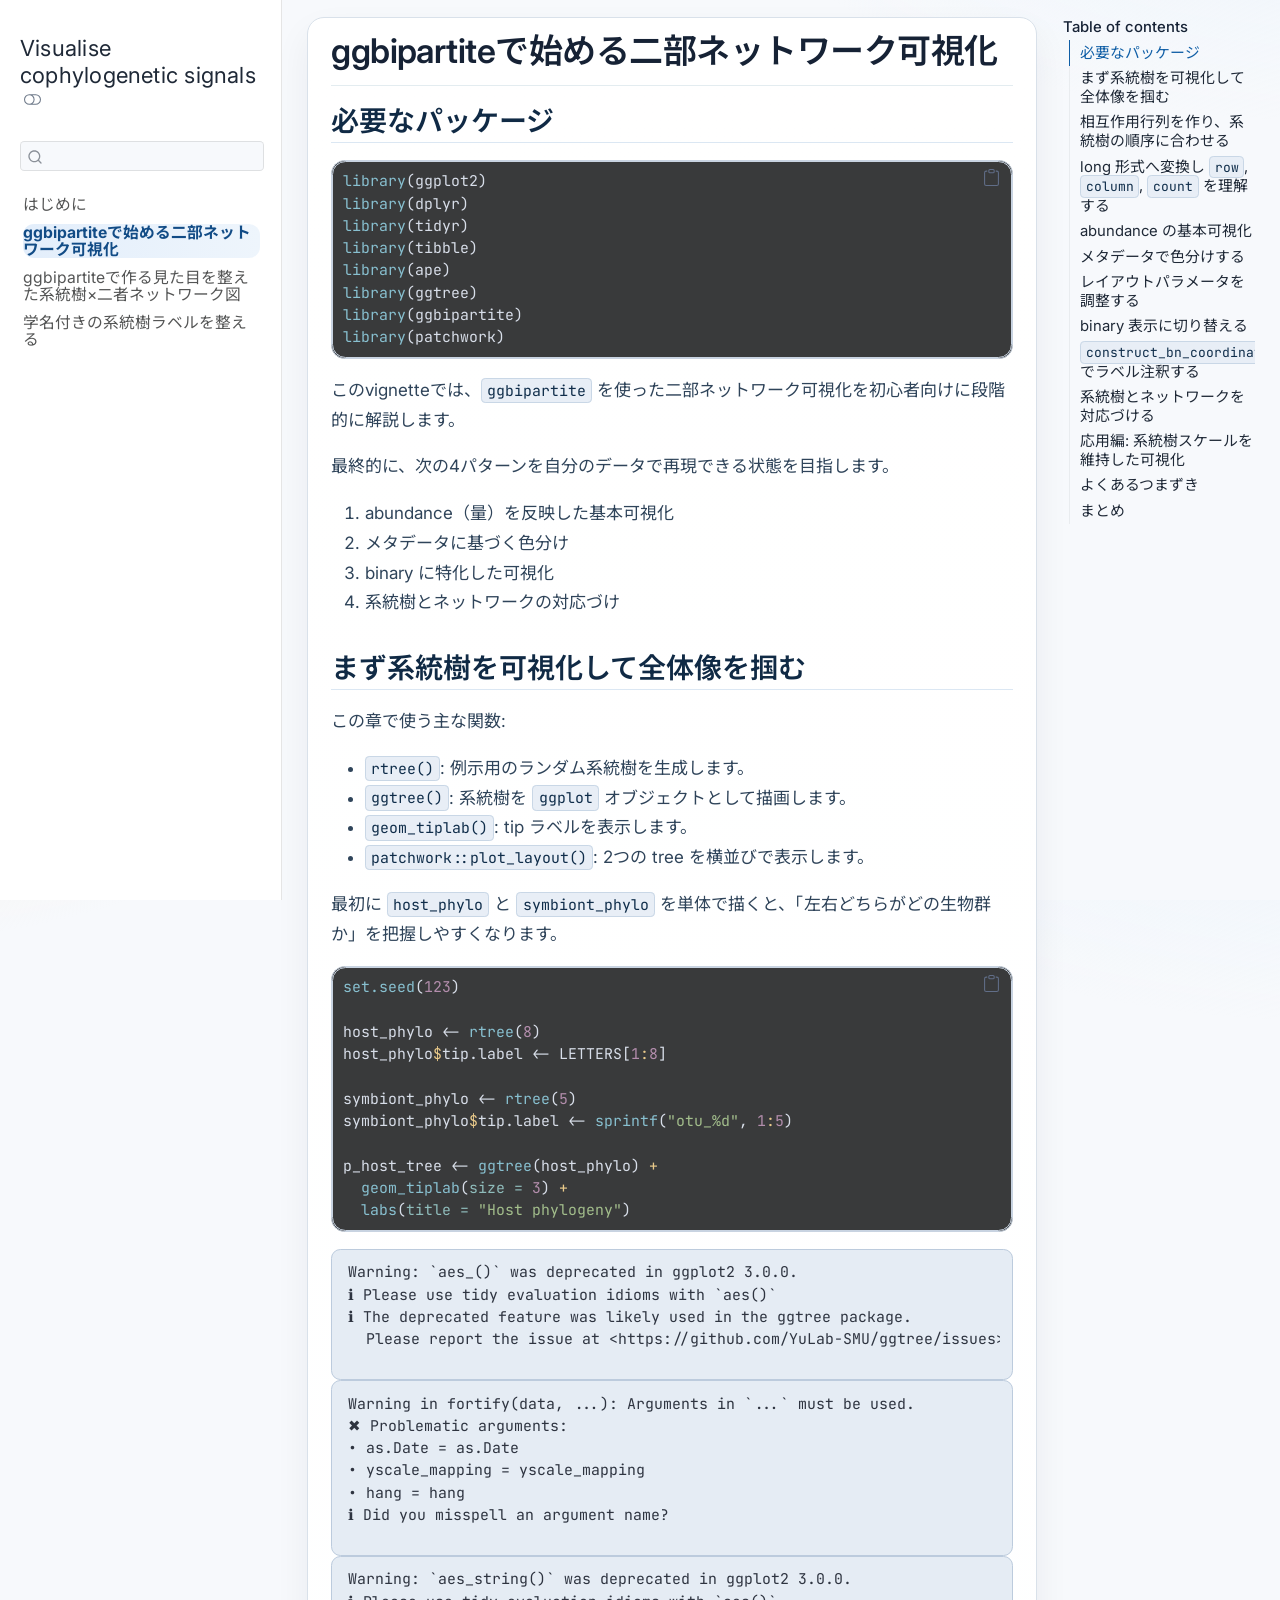
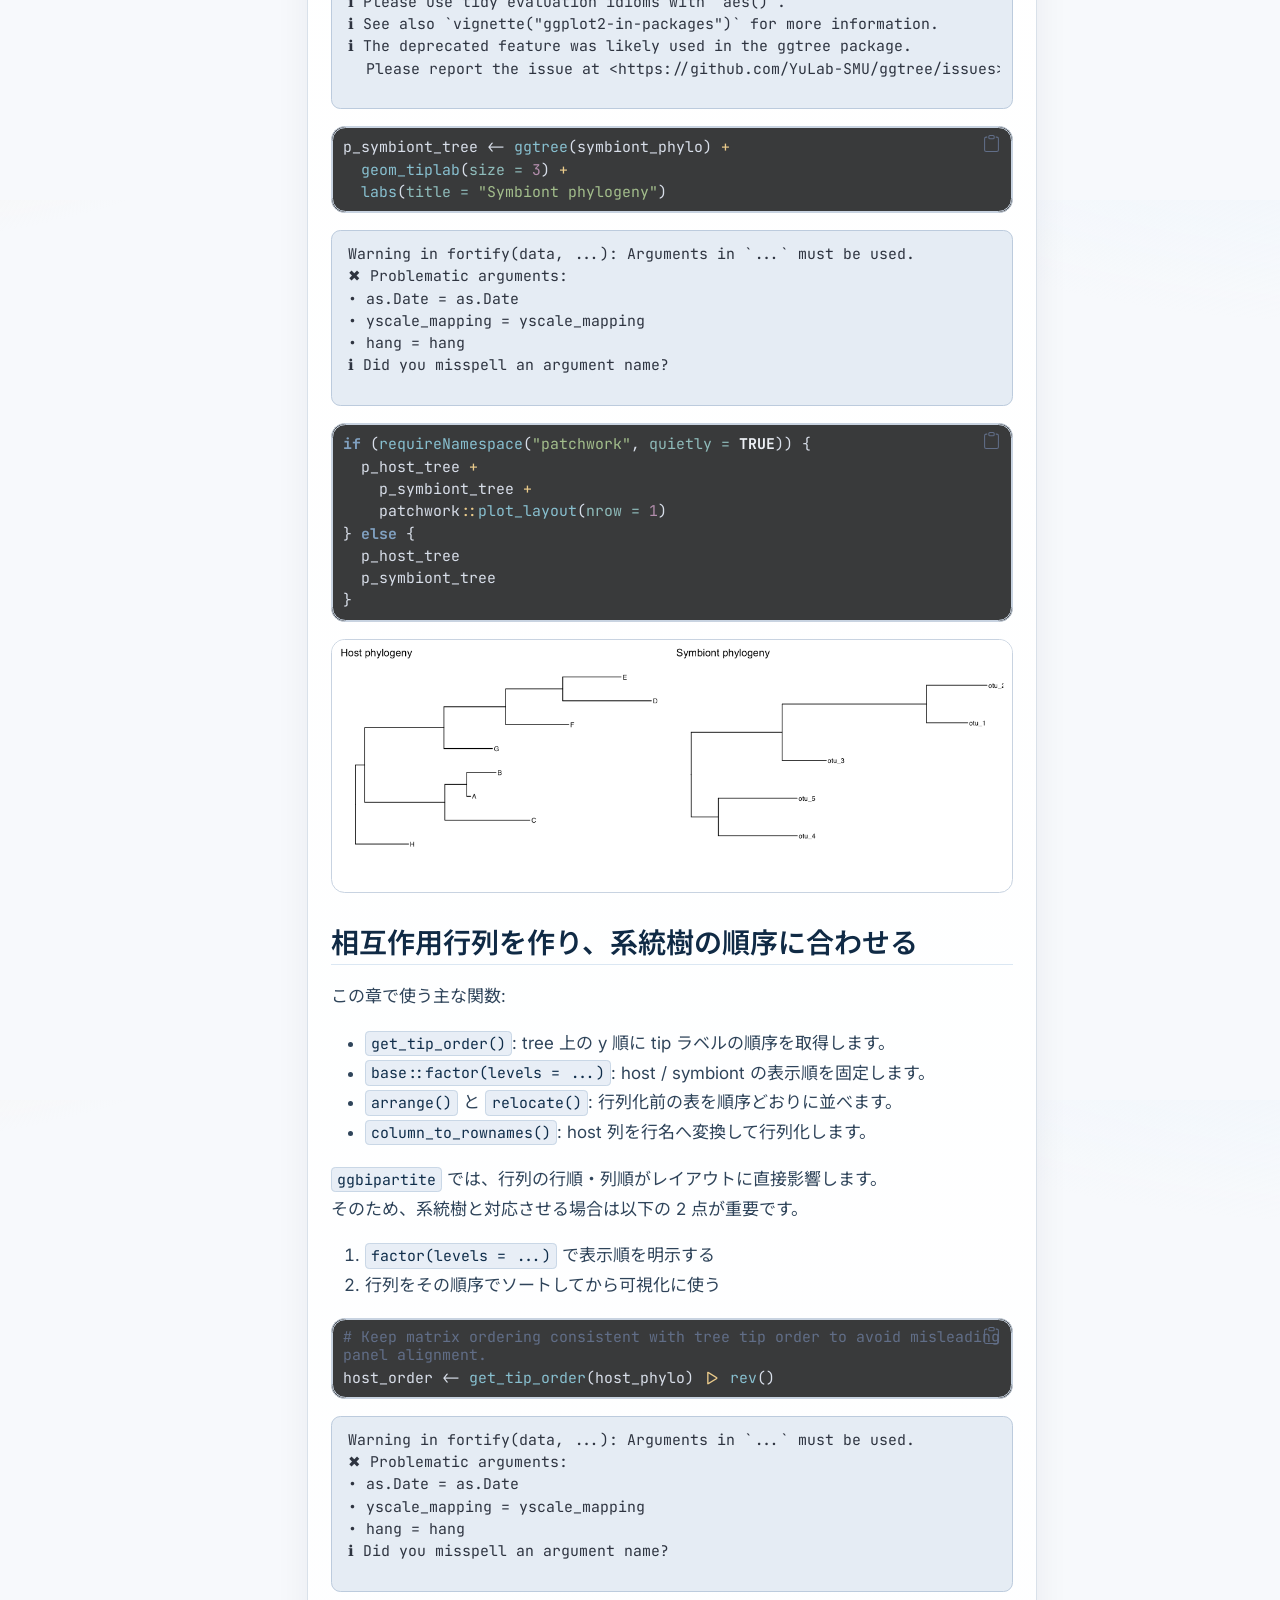
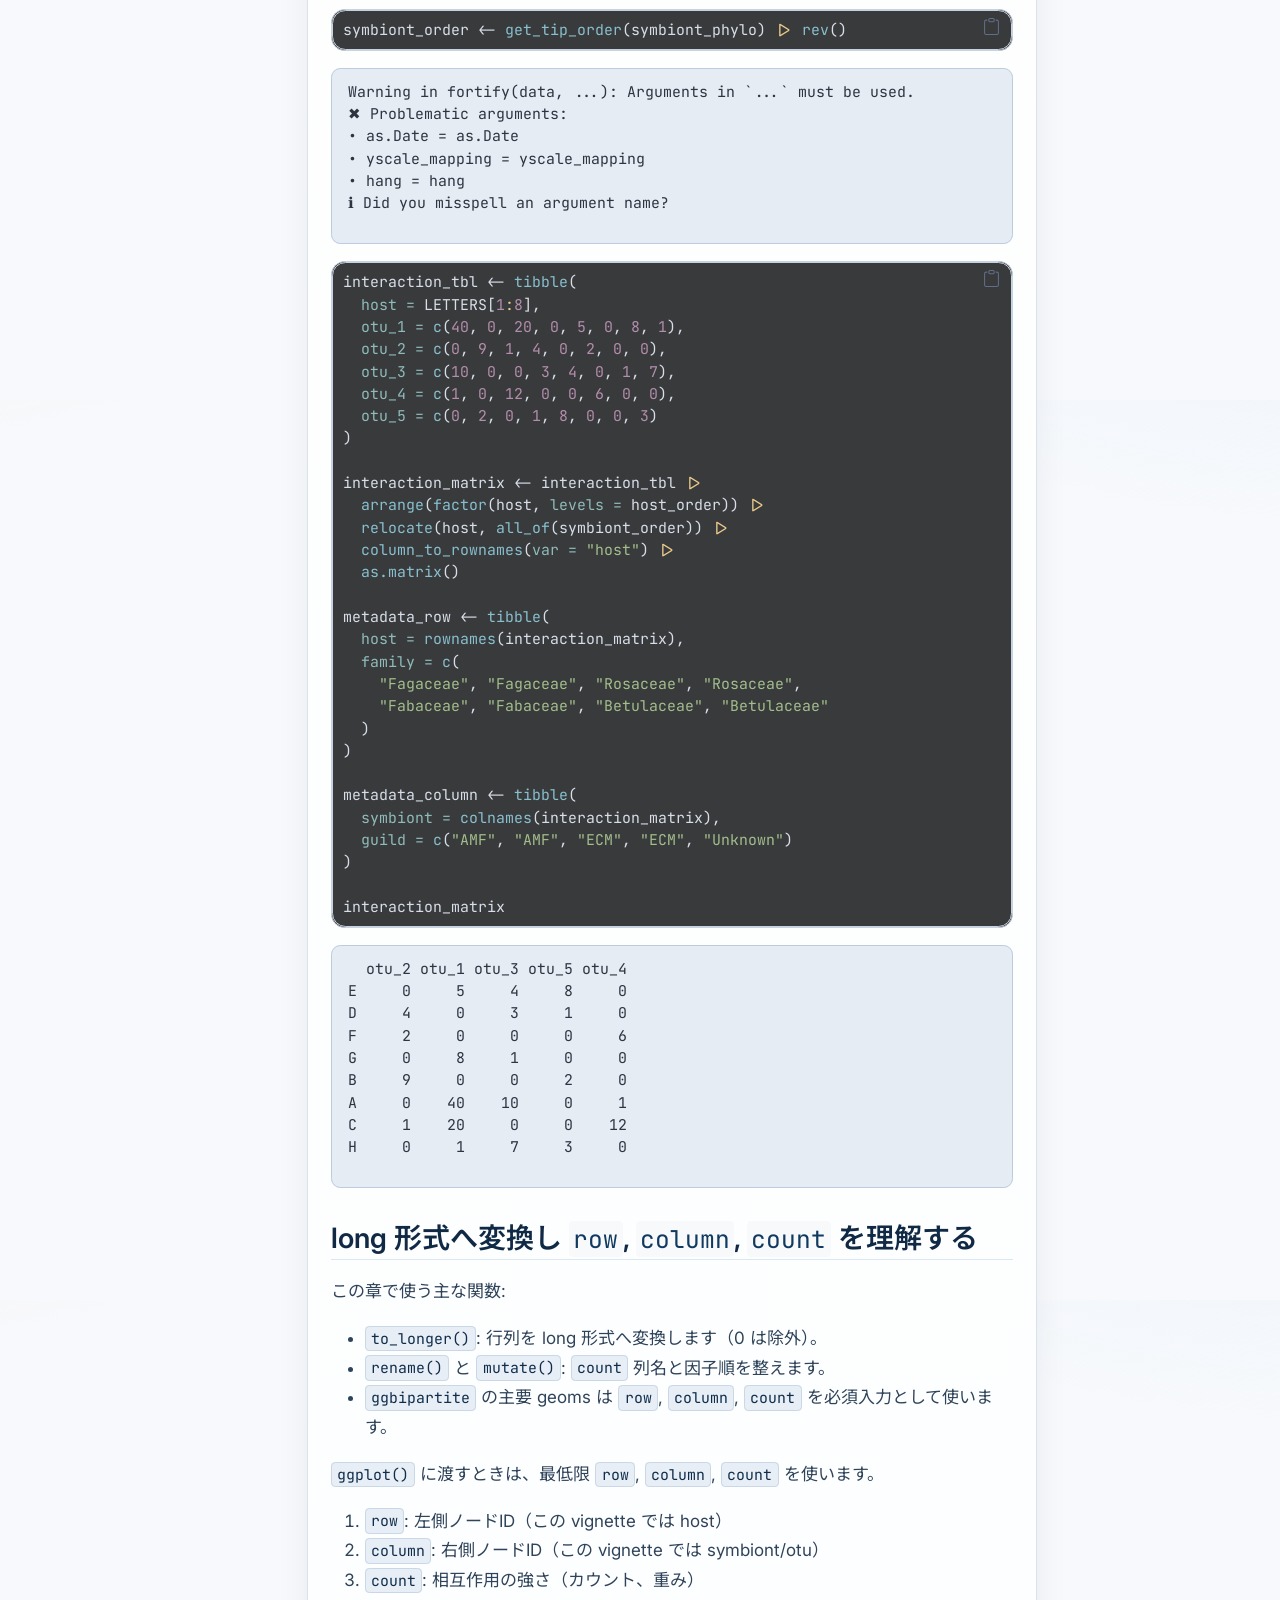
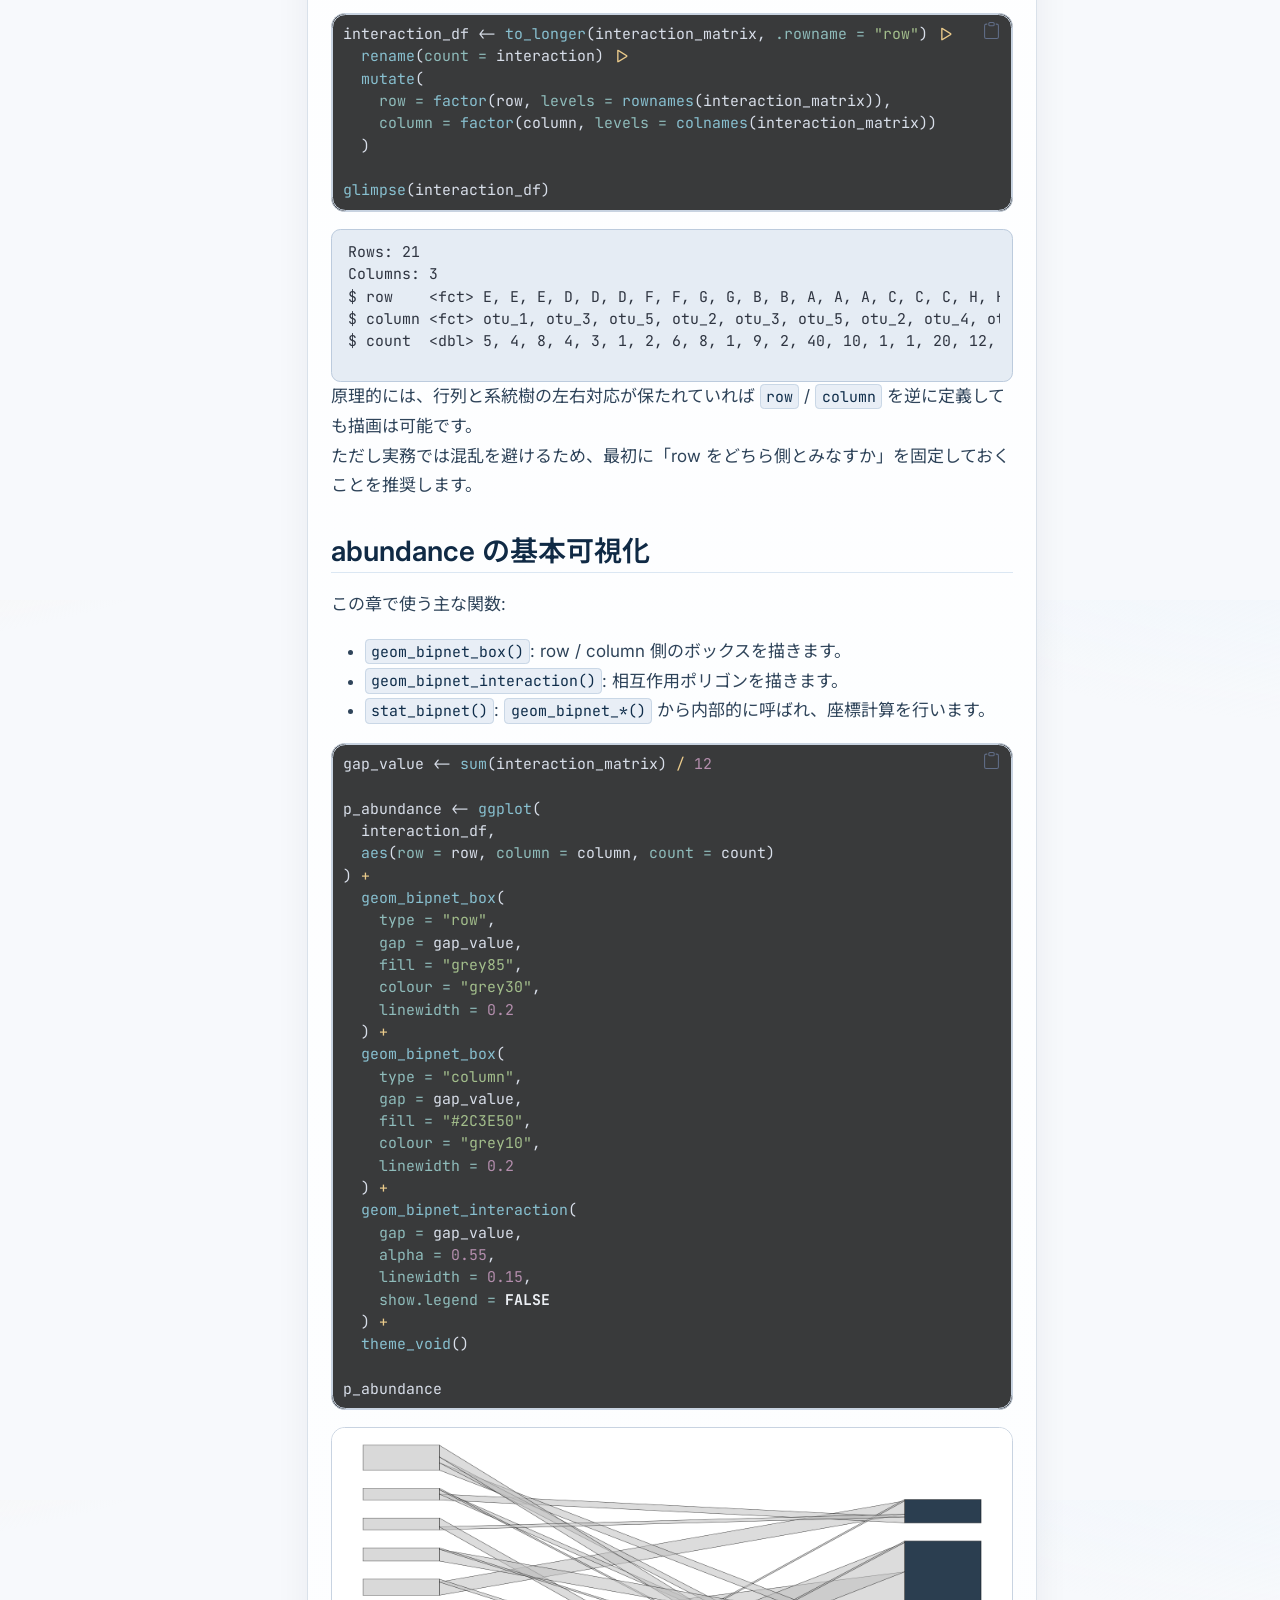
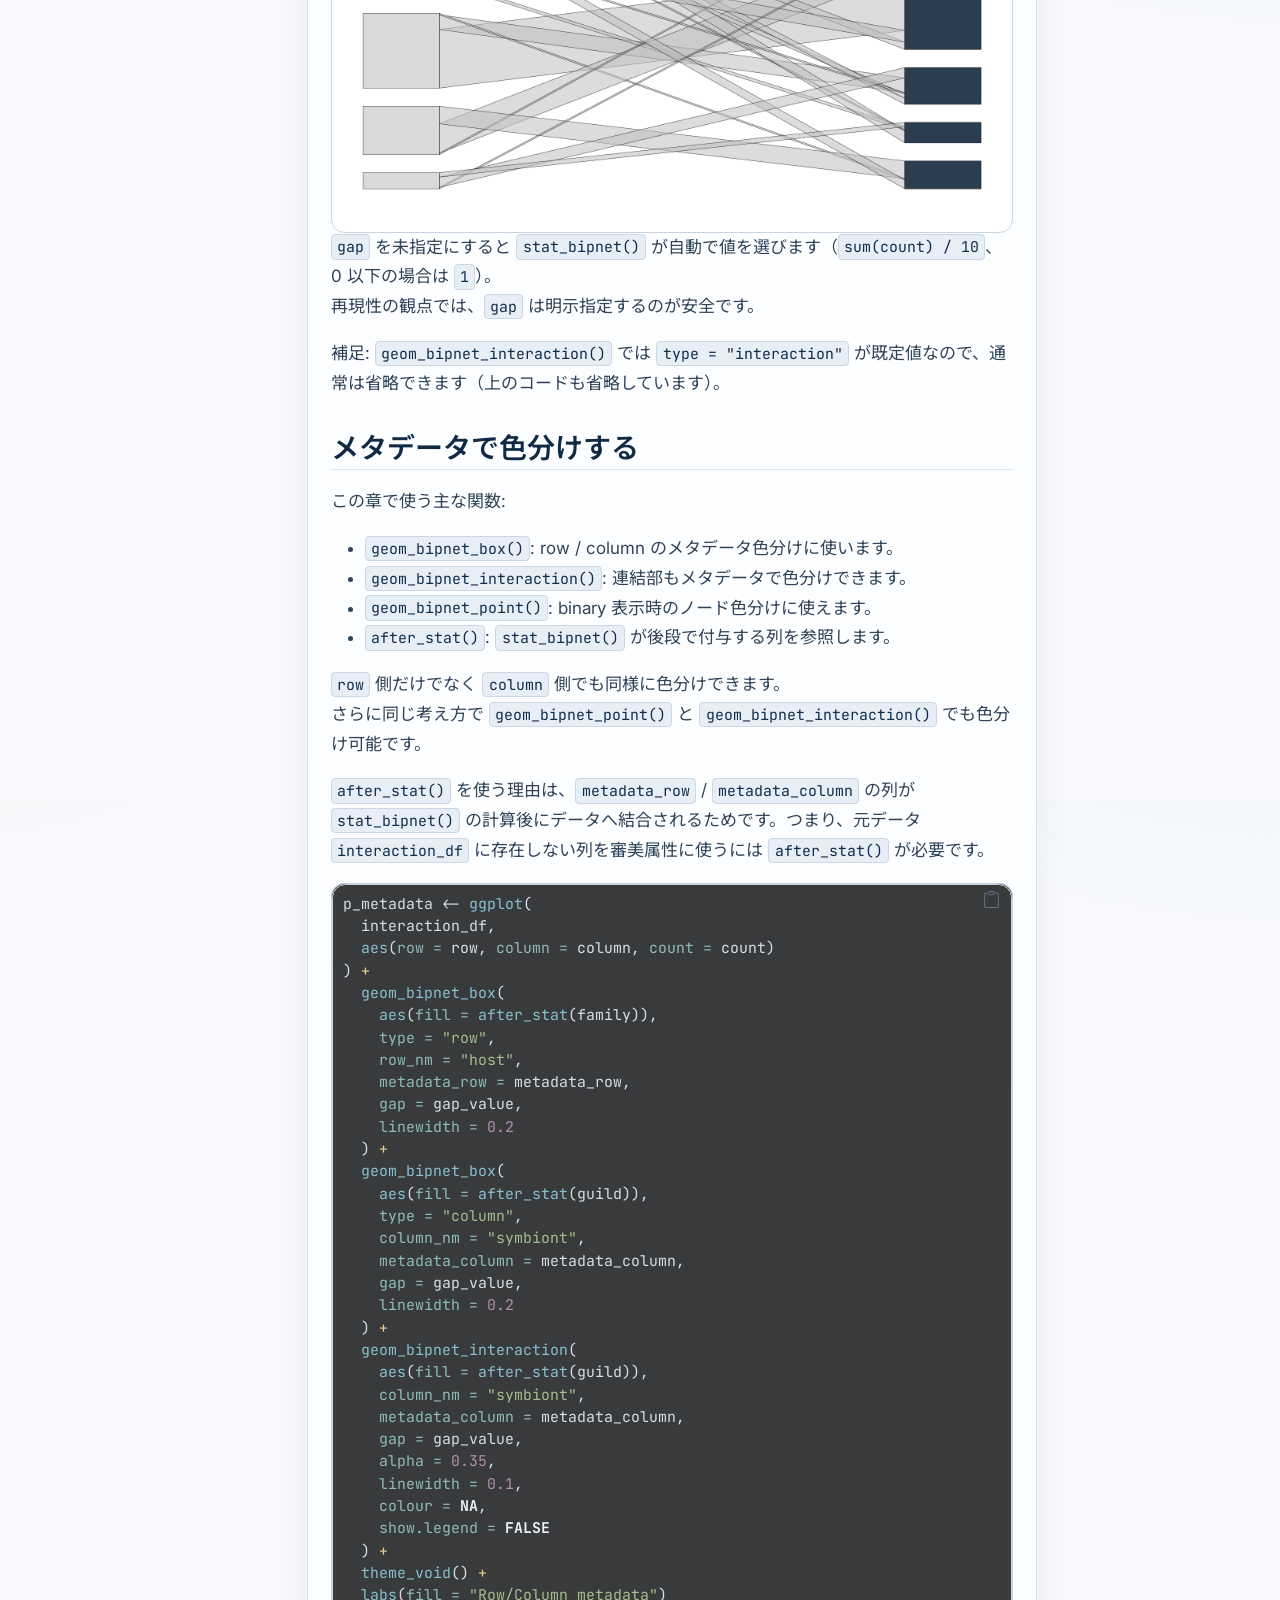
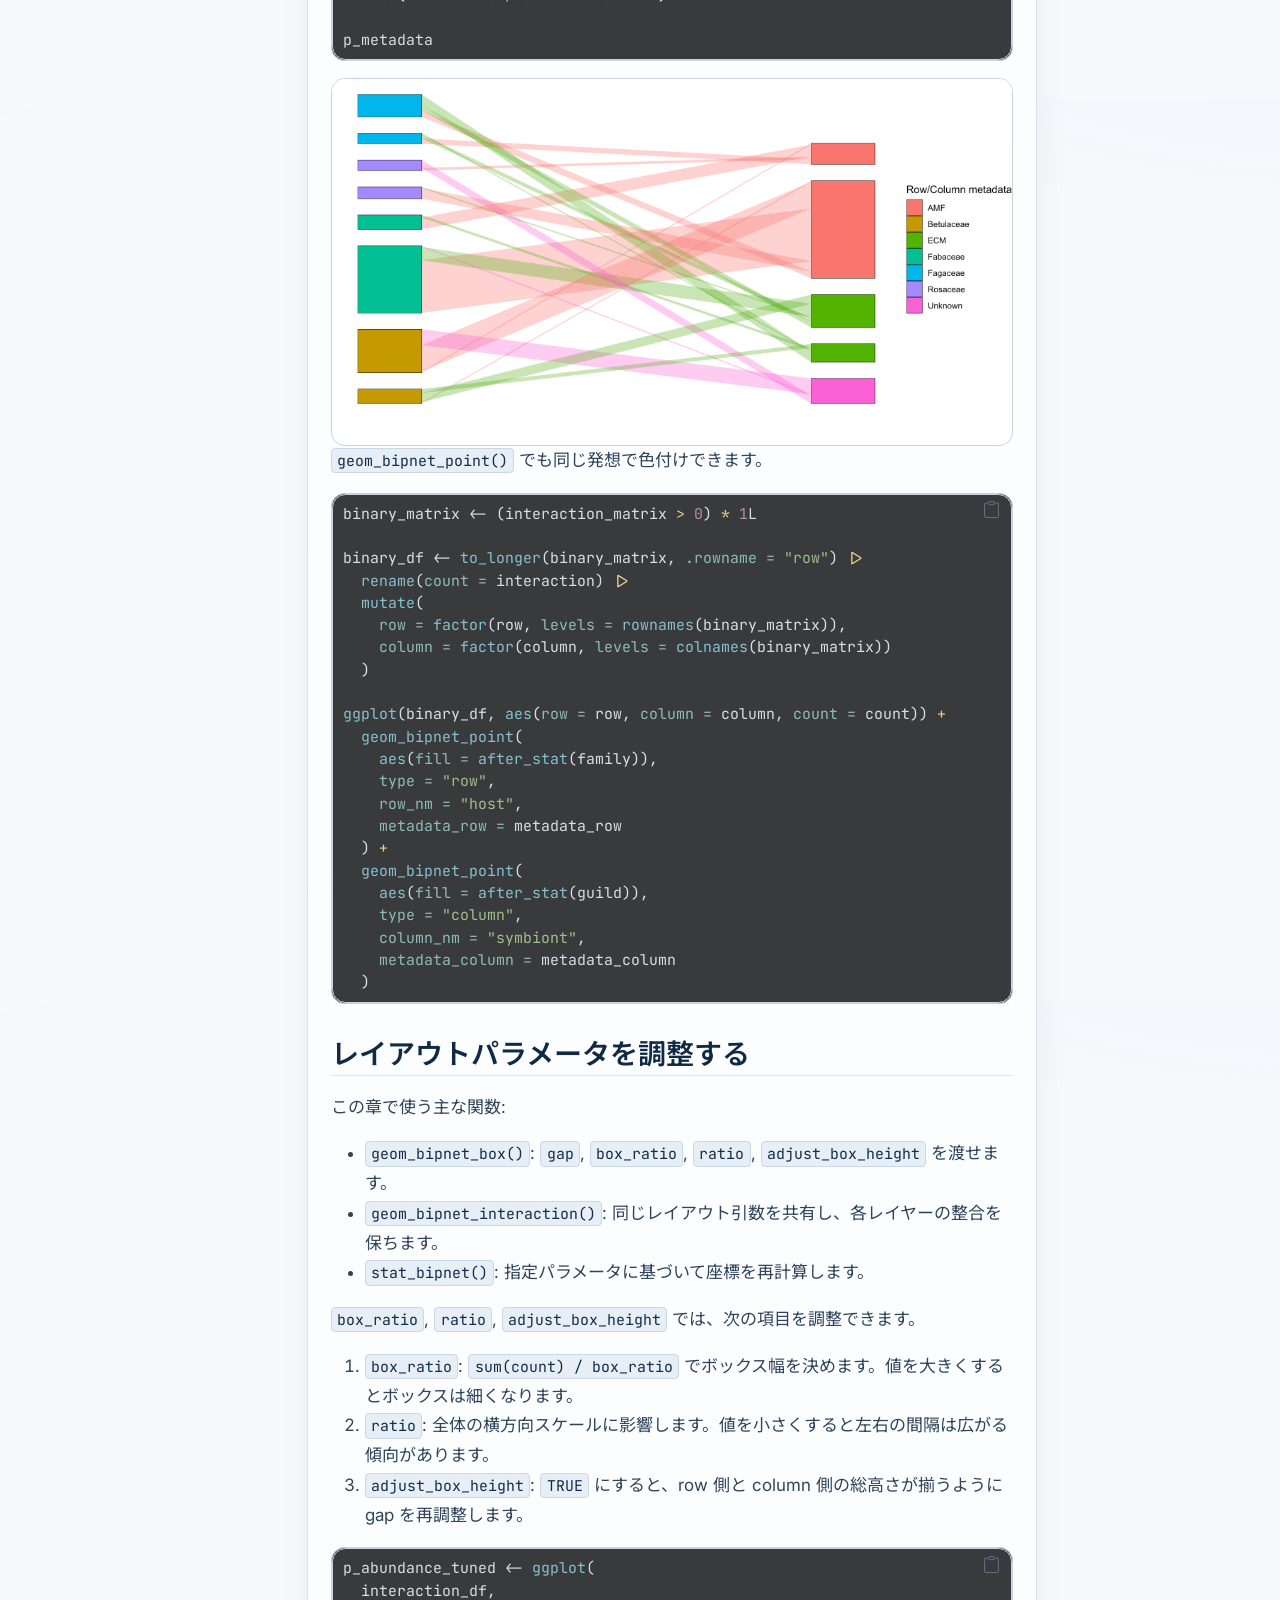
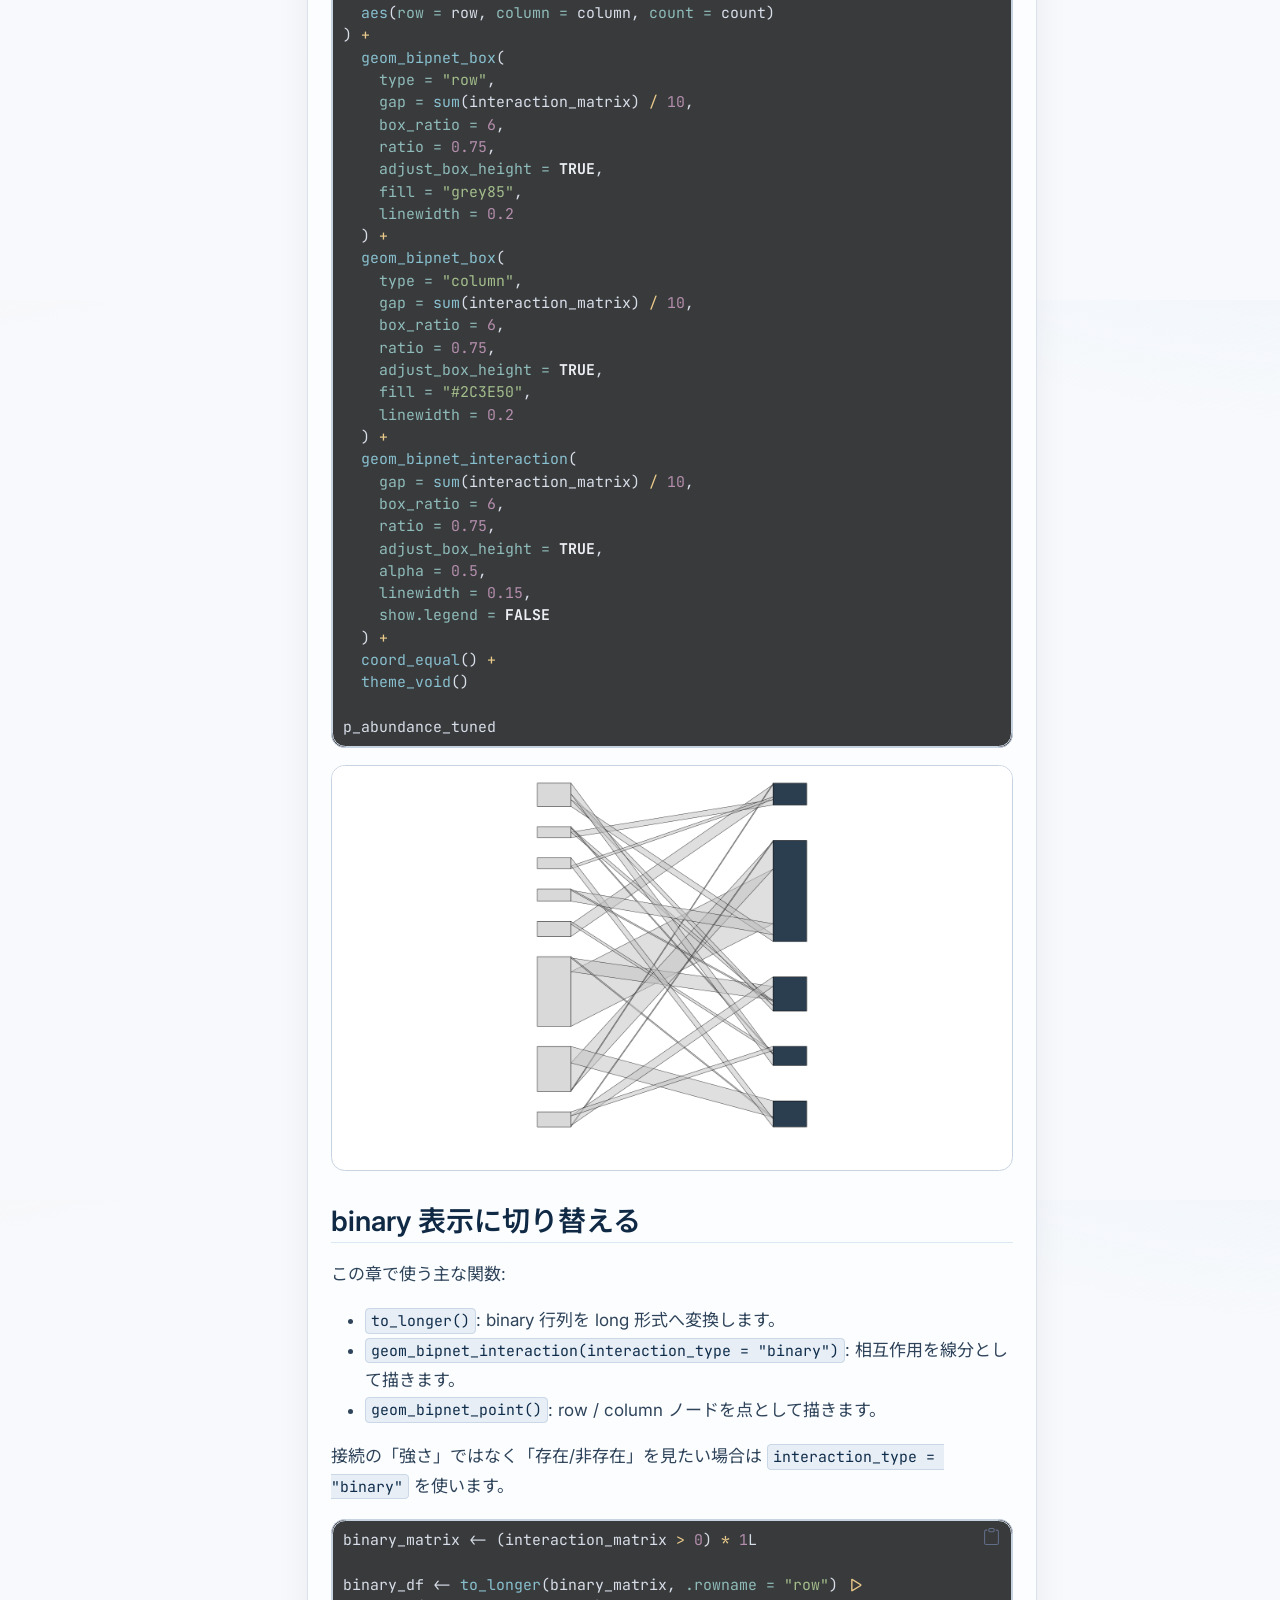
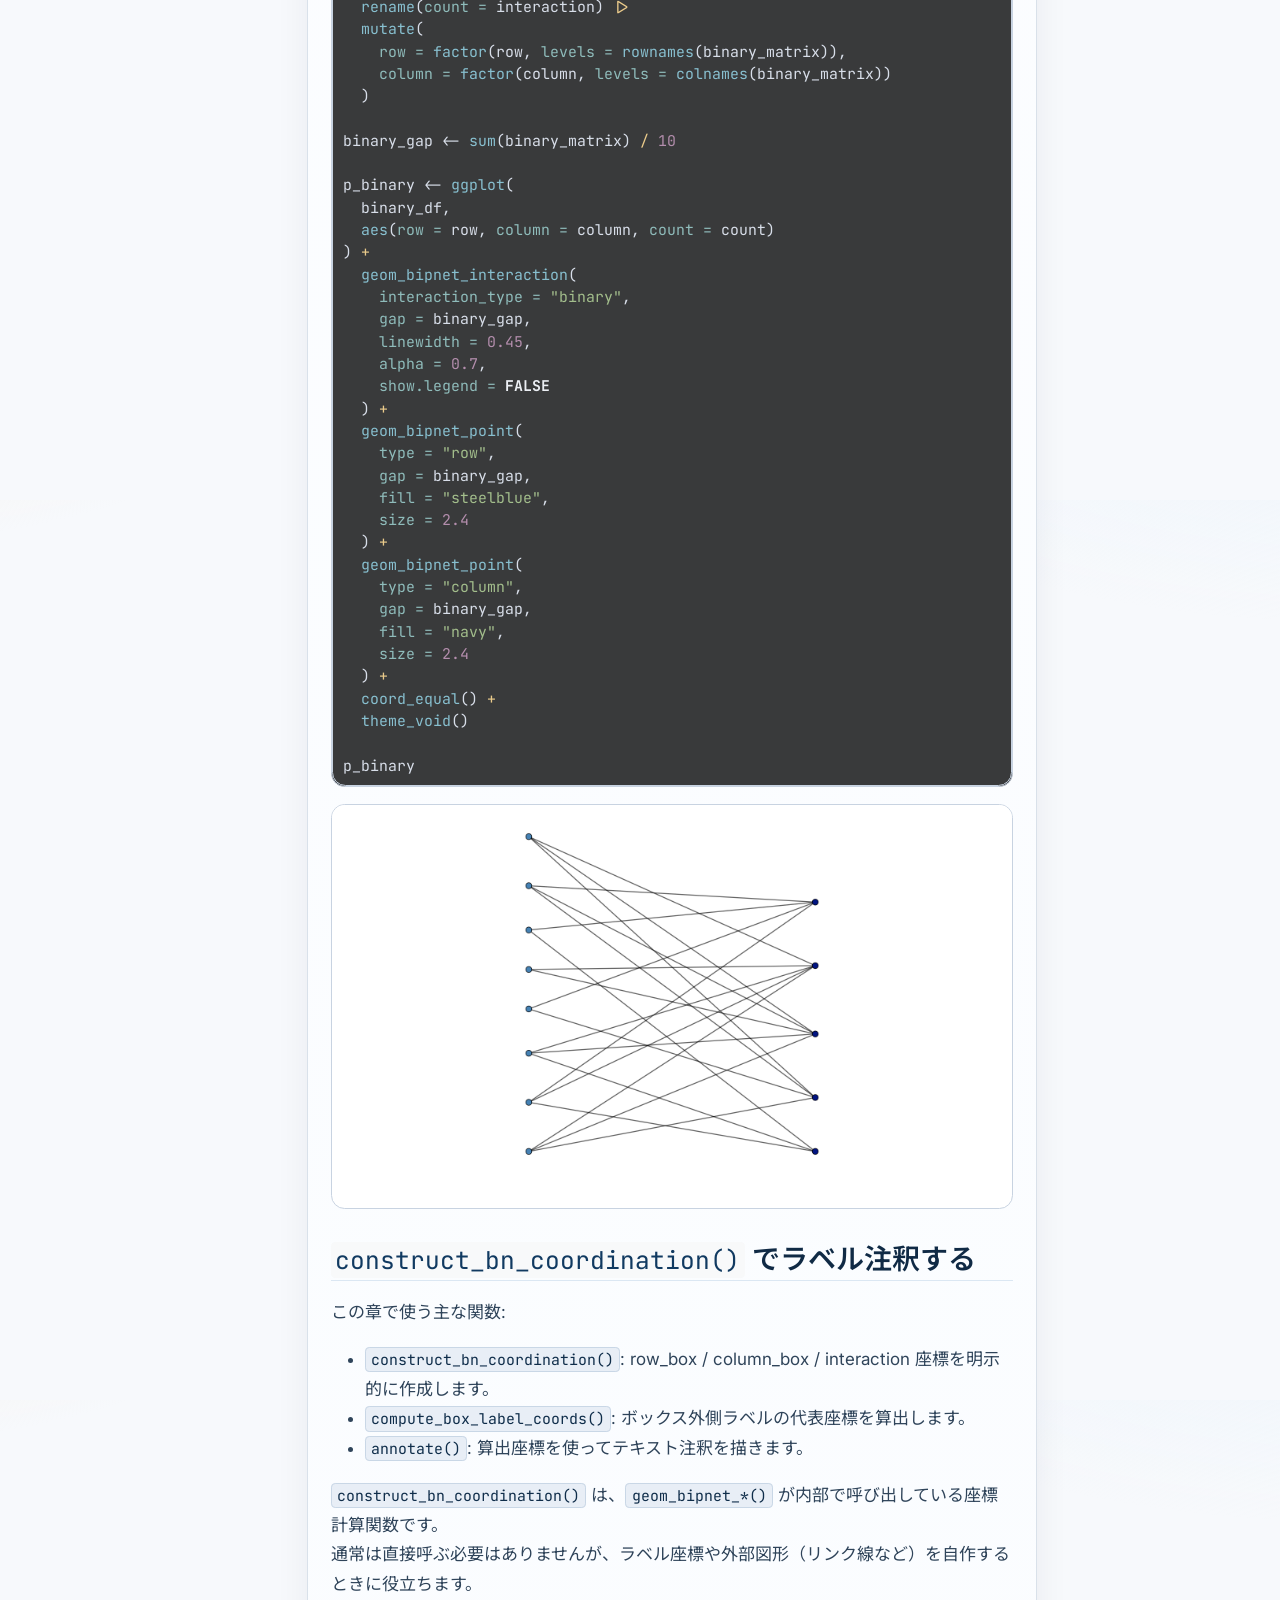
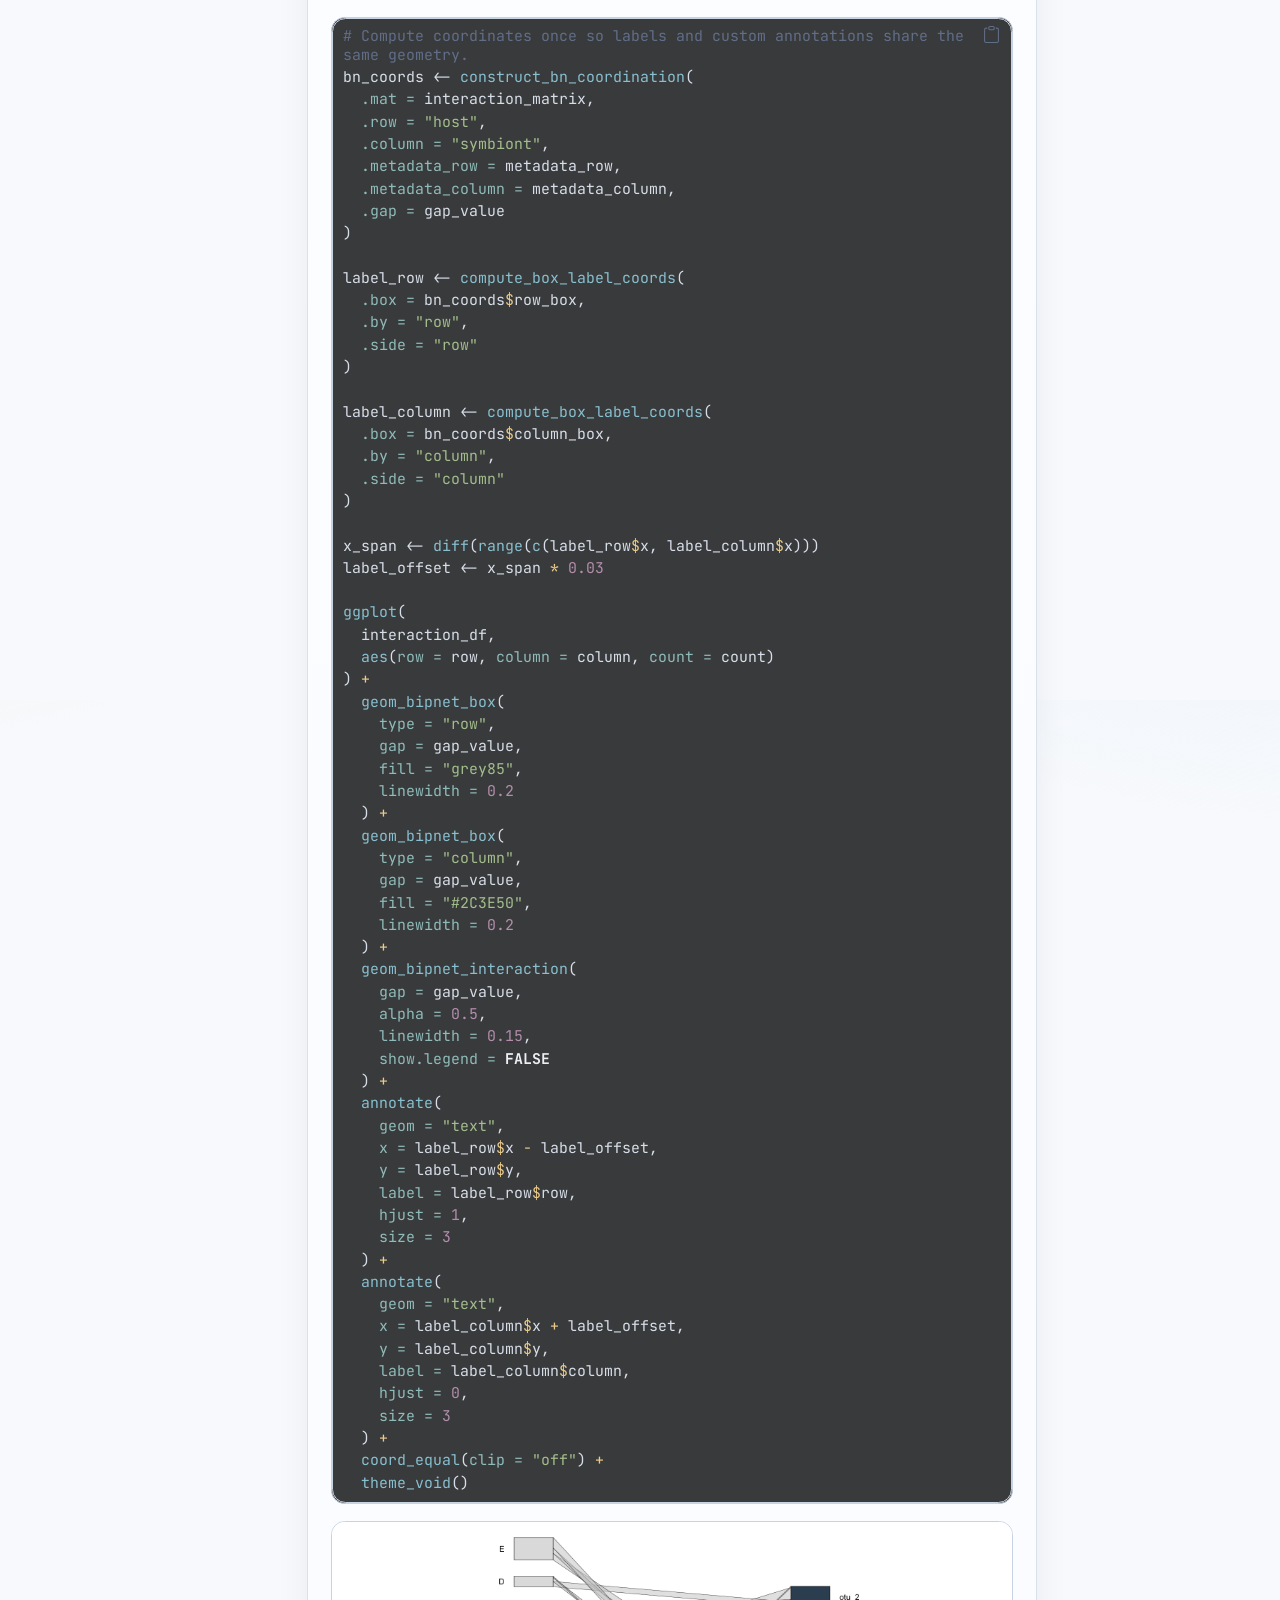
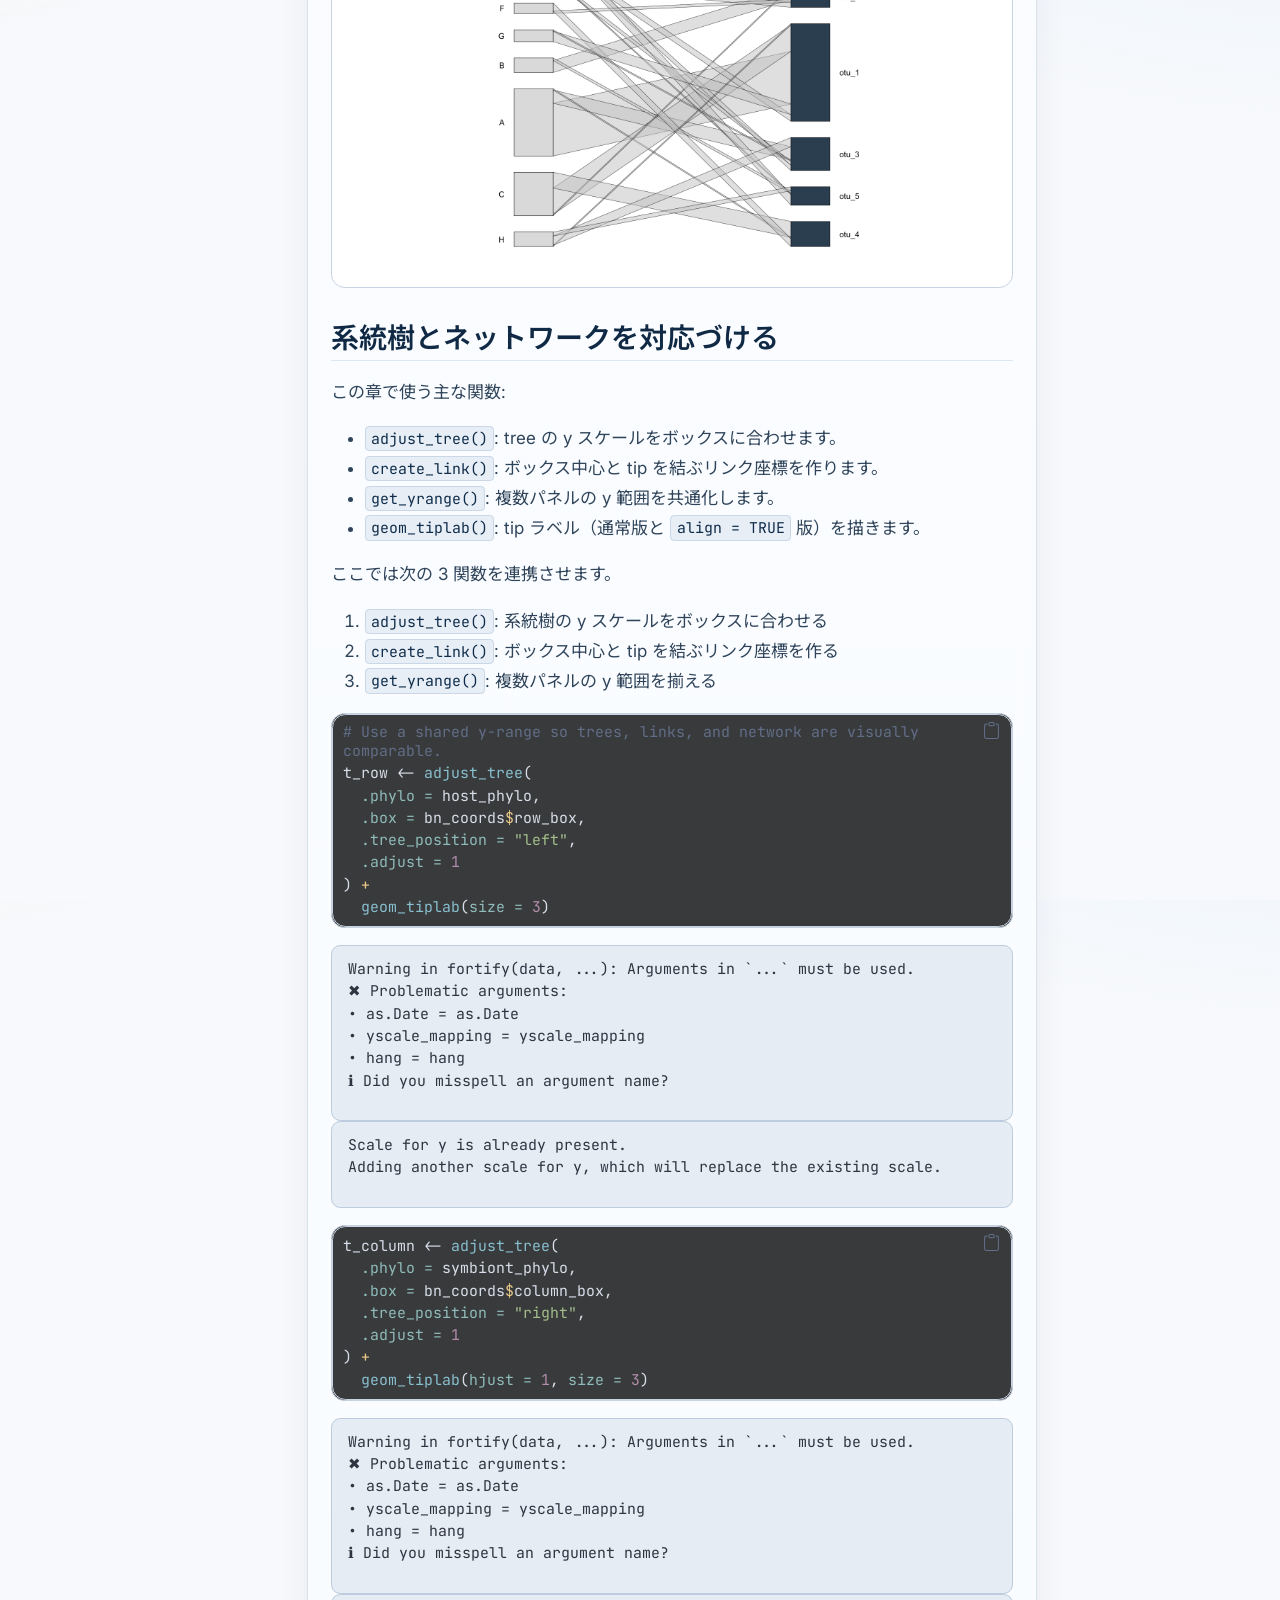
<file: docs/ggbipartite-visualization-ja.html>
<!DOCTYPE html>
<html xmlns="http://www.w3.org/1999/xhtml" lang="en" xml:lang="en"><head>

<meta charset="utf-8">
<meta name="generator" content="quarto-1.7.33">

<meta name="viewport" content="width=device-width, initial-scale=1.0, user-scalable=yes">


<title>ggbipartiteで始める二部ネットワーク可視化 – Visualise cophylogenetic signals</title>
<style>
code{white-space: pre-wrap;}
span.smallcaps{font-variant: small-caps;}
div.columns{display: flex; gap: min(4vw, 1.5em);}
div.column{flex: auto; overflow-x: auto;}
div.hanging-indent{margin-left: 1.5em; text-indent: -1.5em;}
ul.task-list{list-style: none;}
ul.task-list li input[type="checkbox"] {
  width: 0.8em;
  margin: 0 0.8em 0.2em -1em; /* quarto-specific, see https://github.com/quarto-dev/quarto-cli/issues/4556 */ 
  vertical-align: middle;
}
/* CSS for syntax highlighting */
html { -webkit-text-size-adjust: 100%; }
pre > code.sourceCode { white-space: pre; position: relative; }
pre > code.sourceCode > span { display: inline-block; line-height: 1.25; }
pre > code.sourceCode > span:empty { height: 1.2em; }
.sourceCode { overflow: visible; }
code.sourceCode > span { color: inherit; text-decoration: inherit; }
div.sourceCode { margin: 1em 0; }
pre.sourceCode { margin: 0; }
@media screen {
div.sourceCode { overflow: auto; }
}
@media print {
pre > code.sourceCode { white-space: pre-wrap; }
pre > code.sourceCode > span { text-indent: -5em; padding-left: 5em; }
}
pre.numberSource code
  { counter-reset: source-line 0; }
pre.numberSource code > span
  { position: relative; left: -4em; counter-increment: source-line; }
pre.numberSource code > span > a:first-child::before
  { content: counter(source-line);
    position: relative; left: -1em; text-align: right; vertical-align: baseline;
    border: none; display: inline-block;
    -webkit-touch-callout: none; -webkit-user-select: none;
    -khtml-user-select: none; -moz-user-select: none;
    -ms-user-select: none; user-select: none;
    padding: 0 4px; width: 4em;
  }
pre.numberSource { margin-left: 3em;  padding-left: 4px; }
div.sourceCode
  {   }
@media screen {
pre > code.sourceCode > span > a:first-child::before { text-decoration: underline; }
}
</style>


<script src="site_libs/quarto-nav/quarto-nav.js"></script>
<script src="site_libs/quarto-nav/headroom.min.js"></script>
<script src="site_libs/clipboard/clipboard.min.js"></script>
<script src="site_libs/quarto-search/autocomplete.umd.js"></script>
<script src="site_libs/quarto-search/fuse.min.js"></script>
<script src="site_libs/quarto-search/quarto-search.js"></script>
<meta name="quarto:offset" content="./">
<link href="./ggbipartite-publishable-ja.html" rel="next">
<link href="./index.html" rel="prev">
<script src="site_libs/quarto-html/quarto.js" type="module"></script>
<script src="site_libs/quarto-html/tabsets/tabsets.js" type="module"></script>
<script src="site_libs/quarto-html/popper.min.js"></script>
<script src="site_libs/quarto-html/tippy.umd.min.js"></script>
<script src="site_libs/quarto-html/anchor.min.js"></script>
<link href="site_libs/quarto-html/tippy.css" rel="stylesheet">
<link href="site_libs/quarto-html/quarto-syntax-highlighting-92a838029aa3a6b8b14706539278285b.css" rel="stylesheet" class="quarto-color-scheme" id="quarto-text-highlighting-styles">
<link href="site_libs/quarto-html/quarto-syntax-highlighting-dark-92a838029aa3a6b8b14706539278285b.css" rel="stylesheet" class="quarto-color-scheme quarto-color-alternate" id="quarto-text-highlighting-styles">
<link href="site_libs/quarto-html/quarto-syntax-highlighting-92a838029aa3a6b8b14706539278285b.css" rel="stylesheet" class="quarto-color-scheme-extra" id="quarto-text-highlighting-styles">
<script src="site_libs/bootstrap/bootstrap.min.js"></script>
<link href="site_libs/bootstrap/bootstrap-icons.css" rel="stylesheet">
<link href="site_libs/bootstrap/bootstrap-5d61e5a1e67e19e7c0baf04de6e35955.min.css" rel="stylesheet" append-hash="true" class="quarto-color-scheme" id="quarto-bootstrap" data-mode="light">
<link href="site_libs/bootstrap/bootstrap-dark-1d10a73cee7fe0584287850558c6d56c.min.css" rel="stylesheet" append-hash="true" class="quarto-color-scheme quarto-color-alternate" id="quarto-bootstrap" data-mode="dark">
<link href="site_libs/bootstrap/bootstrap-5d61e5a1e67e19e7c0baf04de6e35955.min.css" rel="stylesheet" append-hash="true" class="quarto-color-scheme-extra" id="quarto-bootstrap" data-mode="light">
<script id="quarto-search-options" type="application/json">{
  "location": "sidebar",
  "copy-button": false,
  "collapse-after": 3,
  "panel-placement": "start",
  "type": "textbox",
  "limit": 50,
  "keyboard-shortcut": [
    "f",
    "/",
    "s"
  ],
  "show-item-context": false,
  "language": {
    "search-no-results-text": "No results",
    "search-matching-documents-text": "matching documents",
    "search-copy-link-title": "Copy link to search",
    "search-hide-matches-text": "Hide additional matches",
    "search-more-match-text": "more match in this document",
    "search-more-matches-text": "more matches in this document",
    "search-clear-button-title": "Clear",
    "search-text-placeholder": "",
    "search-detached-cancel-button-title": "Cancel",
    "search-submit-button-title": "Submit",
    "search-label": "Search"
  }
}</script>
<style>html{ scroll-behavior: smooth; }</style>


</head>

<body class="nav-sidebar docked quarto-light"><script id="quarto-html-before-body" type="application/javascript">
    const toggleBodyColorMode = (bsSheetEl) => {
      const mode = bsSheetEl.getAttribute("data-mode");
      const bodyEl = window.document.querySelector("body");
      if (mode === "dark") {
        bodyEl.classList.add("quarto-dark");
        bodyEl.classList.remove("quarto-light");
      } else {
        bodyEl.classList.add("quarto-light");
        bodyEl.classList.remove("quarto-dark");
      }
    }
    const toggleBodyColorPrimary = () => {
      const bsSheetEl = window.document.querySelector("link#quarto-bootstrap:not([rel=disabled-stylesheet])");
      if (bsSheetEl) {
        toggleBodyColorMode(bsSheetEl);
      }
    }
    const setColorSchemeToggle = (alternate) => {
      const toggles = window.document.querySelectorAll('.quarto-color-scheme-toggle');
      for (let i=0; i < toggles.length; i++) {
        const toggle = toggles[i];
        if (toggle) {
          if (alternate) {
            toggle.classList.add("alternate");
          } else {
            toggle.classList.remove("alternate");
          }
        }
      }
    };
    const toggleColorMode = (alternate) => {
      // Switch the stylesheets
      const primaryStylesheets = window.document.querySelectorAll('link.quarto-color-scheme:not(.quarto-color-alternate)');
      const alternateStylesheets = window.document.querySelectorAll('link.quarto-color-scheme.quarto-color-alternate');
      manageTransitions('#quarto-margin-sidebar .nav-link', false);
      if (alternate) {
        // note: dark is layered on light, we don't disable primary!
        enableStylesheet(alternateStylesheets);
        for (const sheetNode of alternateStylesheets) {
          if (sheetNode.id === "quarto-bootstrap") {
            toggleBodyColorMode(sheetNode);
          }
        }
      } else {
        disableStylesheet(alternateStylesheets);
        enableStylesheet(primaryStylesheets)
        toggleBodyColorPrimary();
      }
      manageTransitions('#quarto-margin-sidebar .nav-link', true);
      // Switch the toggles
      setColorSchemeToggle(alternate)
      // Hack to workaround the fact that safari doesn't
      // properly recolor the scrollbar when toggling (#1455)
      if (navigator.userAgent.indexOf('Safari') > 0 && navigator.userAgent.indexOf('Chrome') == -1) {
        manageTransitions("body", false);
        window.scrollTo(0, 1);
        setTimeout(() => {
          window.scrollTo(0, 0);
          manageTransitions("body", true);
        }, 40);
      }
    }
    const disableStylesheet = (stylesheets) => {
      for (let i=0; i < stylesheets.length; i++) {
        const stylesheet = stylesheets[i];
        stylesheet.rel = 'disabled-stylesheet';
      }
    }
    const enableStylesheet = (stylesheets) => {
      for (let i=0; i < stylesheets.length; i++) {
        const stylesheet = stylesheets[i];
        if(stylesheet.rel !== 'stylesheet') { // for Chrome, which will still FOUC without this check
          stylesheet.rel = 'stylesheet';
        }
      }
    }
    const manageTransitions = (selector, allowTransitions) => {
      const els = window.document.querySelectorAll(selector);
      for (let i=0; i < els.length; i++) {
        const el = els[i];
        if (allowTransitions) {
          el.classList.remove('notransition');
        } else {
          el.classList.add('notransition');
        }
      }
    }
    const isFileUrl = () => {
      return window.location.protocol === 'file:';
    }
    const hasAlternateSentinel = () => {
      let styleSentinel = getColorSchemeSentinel();
      if (styleSentinel !== null) {
        return styleSentinel === "alternate";
      } else {
        return false;
      }
    }
    const setStyleSentinel = (alternate) => {
      const value = alternate ? "alternate" : "default";
      if (!isFileUrl()) {
        window.localStorage.setItem("quarto-color-scheme", value);
      } else {
        localAlternateSentinel = value;
      }
    }
    const getColorSchemeSentinel = () => {
      if (!isFileUrl()) {
        const storageValue = window.localStorage.getItem("quarto-color-scheme");
        return storageValue != null ? storageValue : localAlternateSentinel;
      } else {
        return localAlternateSentinel;
      }
    }
    const toggleGiscusIfUsed = (isAlternate, darkModeDefault) => {
      const baseTheme = document.querySelector('#giscus-base-theme')?.value ?? 'light';
      const alternateTheme = document.querySelector('#giscus-alt-theme')?.value ?? 'dark';
      let newTheme = '';
      if(authorPrefersDark) {
        newTheme = isAlternate ? baseTheme : alternateTheme;
      } else {
        newTheme = isAlternate ? alternateTheme : baseTheme;
      }
      const changeGiscusTheme = () => {
        // From: https://github.com/giscus/giscus/issues/336
        const sendMessage = (message) => {
          const iframe = document.querySelector('iframe.giscus-frame');
          if (!iframe) return;
          iframe.contentWindow.postMessage({ giscus: message }, 'https://giscus.app');
        }
        sendMessage({
          setConfig: {
            theme: newTheme
          }
        });
      }
      const isGiscussLoaded = window.document.querySelector('iframe.giscus-frame') !== null;
      if (isGiscussLoaded) {
        changeGiscusTheme();
      }
    };
    const authorPrefersDark = false;
    const queryPrefersDark = window.matchMedia('(prefers-color-scheme: dark)');
    const darkModeDefault = queryPrefersDark.matches;
      document.querySelector('link#quarto-text-highlighting-styles.quarto-color-scheme-extra').rel = 'disabled-stylesheet';
      document.querySelector('link#quarto-bootstrap.quarto-color-scheme-extra').rel = 'disabled-stylesheet';
    let localAlternateSentinel = darkModeDefault ? 'alternate' : 'default';
    // Dark / light mode switch
    window.quartoToggleColorScheme = () => {
      // Read the current dark / light value
      let toAlternate = !hasAlternateSentinel();
      toggleColorMode(toAlternate);
      setStyleSentinel(toAlternate);
      toggleGiscusIfUsed(toAlternate, darkModeDefault);
      window.dispatchEvent(new Event('resize'));
    };
    queryPrefersDark.addEventListener("change", e => {
      if(window.localStorage.getItem("quarto-color-scheme") !== null)
        return;
      const alternate = e.matches
      toggleColorMode(alternate);
      localAlternateSentinel = e.matches ? 'alternate' : 'default'; // this is used alongside local storage!
      toggleGiscusIfUsed(alternate, darkModeDefault);
    });
    // Switch to dark mode if need be
    if (hasAlternateSentinel()) {
      toggleColorMode(true);
    } else {
      toggleColorMode(false);
    }
  </script>

<div id="quarto-search-results"></div>
  <header id="quarto-header" class="headroom fixed-top">
  <nav class="quarto-secondary-nav">
    <div class="container-fluid d-flex">
      <button type="button" class="quarto-btn-toggle btn" data-bs-toggle="collapse" role="button" data-bs-target=".quarto-sidebar-collapse-item" aria-controls="quarto-sidebar" aria-expanded="false" aria-label="Toggle sidebar navigation" onclick="if (window.quartoToggleHeadroom) { window.quartoToggleHeadroom(); }">
        <i class="bi bi-layout-text-sidebar-reverse"></i>
      </button>
        <nav class="quarto-page-breadcrumbs" aria-label="breadcrumb"><ol class="breadcrumb"><li class="breadcrumb-item"><a href="./ggbipartite-visualization-ja.html"><span class="chapter-title">ggbipartiteで始める二部ネットワーク可視化</span></a></li></ol></nav>
        <a class="flex-grow-1" role="navigation" data-bs-toggle="collapse" data-bs-target=".quarto-sidebar-collapse-item" aria-controls="quarto-sidebar" aria-expanded="false" aria-label="Toggle sidebar navigation" onclick="if (window.quartoToggleHeadroom) { window.quartoToggleHeadroom(); }">      
        </a>
      <button type="button" class="btn quarto-search-button" aria-label="Search" onclick="window.quartoOpenSearch();">
        <i class="bi bi-search"></i>
      </button>
    </div>
  </nav>
</header>
<!-- content -->
<div id="quarto-content" class="quarto-container page-columns page-rows-contents page-layout-article">
<!-- sidebar -->
  <nav id="quarto-sidebar" class="sidebar collapse collapse-horizontal quarto-sidebar-collapse-item sidebar-navigation docked overflow-auto">
    <div class="pt-lg-2 mt-2 text-left sidebar-header">
    <div class="sidebar-title mb-0 py-0">
      <a href="./">Visualise cophylogenetic signals</a> 
        <div class="sidebar-tools-main">
  <a href="" class="quarto-color-scheme-toggle quarto-navigation-tool  px-1" onclick="window.quartoToggleColorScheme(); return false;" title="Toggle dark mode"><i class="bi"></i></a>
</div>
    </div>
      </div>
        <div class="mt-2 flex-shrink-0 align-items-center">
        <div class="sidebar-search">
        <div id="quarto-search" class="" title="Search"></div>
        </div>
        </div>
    <div class="sidebar-menu-container"> 
    <ul class="list-unstyled mt-1">
        <li class="sidebar-item">
  <div class="sidebar-item-container"> 
  <a href="./index.html" class="sidebar-item-text sidebar-link">
 <span class="menu-text">はじめに</span></a>
  </div>
</li>
        <li class="sidebar-item">
  <div class="sidebar-item-container"> 
  <a href="./ggbipartite-visualization-ja.html" class="sidebar-item-text sidebar-link active"><span class="chapter-title">ggbipartiteで始める二部ネットワーク可視化</span></a>
  </div>
</li>
        <li class="sidebar-item">
  <div class="sidebar-item-container"> 
  <a href="./ggbipartite-publishable-ja.html" class="sidebar-item-text sidebar-link"><span class="chapter-title">ggbipartiteで作る見た目を整えた系統樹×二者ネットワーク図</span></a>
  </div>
</li>
        <li class="sidebar-item">
  <div class="sidebar-item-container"> 
  <a href="./ggbipartite-sciname-tree-ja.html" class="sidebar-item-text sidebar-link"><span class="chapter-title">学名付きの系統樹ラベルを整える</span></a>
  </div>
</li>
    </ul>
    </div>
</nav>
<div id="quarto-sidebar-glass" class="quarto-sidebar-collapse-item" data-bs-toggle="collapse" data-bs-target=".quarto-sidebar-collapse-item"></div>
<!-- margin-sidebar -->
    <div id="quarto-margin-sidebar" class="sidebar margin-sidebar">
        <nav id="TOC" role="doc-toc" class="toc-active">
    <h2 id="toc-title">Table of contents</h2>
   
  <ul>
  <li><a href="#必要なパッケージ" id="toc-必要なパッケージ" class="nav-link active" data-scroll-target="#必要なパッケージ">必要なパッケージ</a></li>
  <li><a href="#まず系統樹を可視化して全体像を掴む" id="toc-まず系統樹を可視化して全体像を掴む" class="nav-link" data-scroll-target="#まず系統樹を可視化して全体像を掴む">まず系統樹を可視化して全体像を掴む</a></li>
  <li><a href="#相互作用行列を作り系統樹の順序に合わせる" id="toc-相互作用行列を作り系統樹の順序に合わせる" class="nav-link" data-scroll-target="#相互作用行列を作り系統樹の順序に合わせる">相互作用行列を作り、系統樹の順序に合わせる</a></li>
  <li><a href="#long-形式へ変換し-row-column-count-を理解する" id="toc-long-形式へ変換し-row-column-count-を理解する" class="nav-link" data-scroll-target="#long-形式へ変換し-row-column-count-を理解する">long 形式へ変換し <code>row</code>, <code>column</code>, <code>count</code> を理解する</a></li>
  <li><a href="#abundance-の基本可視化" id="toc-abundance-の基本可視化" class="nav-link" data-scroll-target="#abundance-の基本可視化">abundance の基本可視化</a></li>
  <li><a href="#メタデータで色分けする" id="toc-メタデータで色分けする" class="nav-link" data-scroll-target="#メタデータで色分けする">メタデータで色分けする</a></li>
  <li><a href="#レイアウトパラメータを調整する" id="toc-レイアウトパラメータを調整する" class="nav-link" data-scroll-target="#レイアウトパラメータを調整する">レイアウトパラメータを調整する</a></li>
  <li><a href="#binary-表示に切り替える" id="toc-binary-表示に切り替える" class="nav-link" data-scroll-target="#binary-表示に切り替える">binary 表示に切り替える</a></li>
  <li><a href="#construct_bn_coordination-でラベル注釈する" id="toc-construct_bn_coordination-でラベル注釈する" class="nav-link" data-scroll-target="#construct_bn_coordination-でラベル注釈する"><code>construct_bn_coordination()</code> でラベル注釈する</a></li>
  <li><a href="#系統樹とネットワークを対応づける" id="toc-系統樹とネットワークを対応づける" class="nav-link" data-scroll-target="#系統樹とネットワークを対応づける">系統樹とネットワークを対応づける</a></li>
  <li><a href="#応用編-系統樹スケールを維持した可視化" id="toc-応用編-系統樹スケールを維持した可視化" class="nav-link" data-scroll-target="#応用編-系統樹スケールを維持した可視化">応用編: 系統樹スケールを維持した可視化</a></li>
  <li><a href="#よくあるつまずき" id="toc-よくあるつまずき" class="nav-link" data-scroll-target="#よくあるつまずき">よくあるつまずき</a></li>
  <li><a href="#まとめ" id="toc-まとめ" class="nav-link" data-scroll-target="#まとめ">まとめ</a></li>
  </ul>
</nav>
    </div>
<!-- main -->
<main class="content" id="quarto-document-content">


<header id="title-block-header" class="quarto-title-block default">
<div class="quarto-title">
<h1 class="title"><span class="chapter-title">ggbipartiteで始める二部ネットワーク可視化</span></h1>
</div>



<div class="quarto-title-meta">

    
  
    
  </div>
  


</header>


<section id="必要なパッケージ" class="level2">
<h2 class="anchored" data-anchor-id="必要なパッケージ">必要なパッケージ</h2>
<div class="cell">
<div class="sourceCode cell-code" id="cb1"><pre class="sourceCode r code-with-copy"><code class="sourceCode r"><span id="cb1-1"><a href="#cb1-1" aria-hidden="true" tabindex="-1"></a><span class="fu">library</span>(ggplot2)</span>
<span id="cb1-2"><a href="#cb1-2" aria-hidden="true" tabindex="-1"></a><span class="fu">library</span>(dplyr)</span>
<span id="cb1-3"><a href="#cb1-3" aria-hidden="true" tabindex="-1"></a><span class="fu">library</span>(tidyr)</span>
<span id="cb1-4"><a href="#cb1-4" aria-hidden="true" tabindex="-1"></a><span class="fu">library</span>(tibble)</span>
<span id="cb1-5"><a href="#cb1-5" aria-hidden="true" tabindex="-1"></a><span class="fu">library</span>(ape)</span>
<span id="cb1-6"><a href="#cb1-6" aria-hidden="true" tabindex="-1"></a><span class="fu">library</span>(ggtree)</span>
<span id="cb1-7"><a href="#cb1-7" aria-hidden="true" tabindex="-1"></a><span class="fu">library</span>(ggbipartite)</span>
<span id="cb1-8"><a href="#cb1-8" aria-hidden="true" tabindex="-1"></a><span class="fu">library</span>(patchwork)</span></code><button title="Copy to Clipboard" class="code-copy-button"><i class="bi"></i></button></pre></div>
</div>
<p>このvignetteでは、<code>ggbipartite</code> を使った二部ネットワーク可視化を初心者向けに段階的に解説します。</p>
<p>最終的に、次の4パターンを自分のデータで再現できる状態を目指します。</p>
<ol type="1">
<li>abundance（量）を反映した基本可視化</li>
<li>メタデータに基づく色分け</li>
<li>binary に特化した可視化</li>
<li>系統樹とネットワークの対応づけ</li>
</ol>
</section>
<section id="まず系統樹を可視化して全体像を掴む" class="level2">
<h2 class="anchored" data-anchor-id="まず系統樹を可視化して全体像を掴む">まず系統樹を可視化して全体像を掴む</h2>
<p>この章で使う主な関数:</p>
<ul>
<li><code>rtree()</code>: 例示用のランダム系統樹を生成します。</li>
<li><code>ggtree()</code>: 系統樹を <code>ggplot</code> オブジェクトとして描画します。</li>
<li><code>geom_tiplab()</code>: tip ラベルを表示します。</li>
<li><code>patchwork::plot_layout()</code>: 2つの tree を横並びで表示します。</li>
</ul>
<p>最初に <code>host_phylo</code> と <code>symbiont_phylo</code> を単体で描くと、「左右どちらがどの生物群か」を把握しやすくなります。</p>
<div class="cell">
<div class="sourceCode cell-code" id="cb2"><pre class="sourceCode r code-with-copy"><code class="sourceCode r"><span id="cb2-1"><a href="#cb2-1" aria-hidden="true" tabindex="-1"></a><span class="fu">set.seed</span>(<span class="dv">123</span>)</span>
<span id="cb2-2"><a href="#cb2-2" aria-hidden="true" tabindex="-1"></a></span>
<span id="cb2-3"><a href="#cb2-3" aria-hidden="true" tabindex="-1"></a>host_phylo <span class="ot">&lt;-</span> <span class="fu">rtree</span>(<span class="dv">8</span>)</span>
<span id="cb2-4"><a href="#cb2-4" aria-hidden="true" tabindex="-1"></a>host_phylo<span class="sc">$</span>tip.label <span class="ot">&lt;-</span> LETTERS[<span class="dv">1</span><span class="sc">:</span><span class="dv">8</span>]</span>
<span id="cb2-5"><a href="#cb2-5" aria-hidden="true" tabindex="-1"></a></span>
<span id="cb2-6"><a href="#cb2-6" aria-hidden="true" tabindex="-1"></a>symbiont_phylo <span class="ot">&lt;-</span> <span class="fu">rtree</span>(<span class="dv">5</span>)</span>
<span id="cb2-7"><a href="#cb2-7" aria-hidden="true" tabindex="-1"></a>symbiont_phylo<span class="sc">$</span>tip.label <span class="ot">&lt;-</span> <span class="fu">sprintf</span>(<span class="st">"otu_%d"</span>, <span class="dv">1</span><span class="sc">:</span><span class="dv">5</span>)</span>
<span id="cb2-8"><a href="#cb2-8" aria-hidden="true" tabindex="-1"></a></span>
<span id="cb2-9"><a href="#cb2-9" aria-hidden="true" tabindex="-1"></a>p_host_tree <span class="ot">&lt;-</span> <span class="fu">ggtree</span>(host_phylo) <span class="sc">+</span></span>
<span id="cb2-10"><a href="#cb2-10" aria-hidden="true" tabindex="-1"></a>  <span class="fu">geom_tiplab</span>(<span class="at">size =</span> <span class="dv">3</span>) <span class="sc">+</span></span>
<span id="cb2-11"><a href="#cb2-11" aria-hidden="true" tabindex="-1"></a>  <span class="fu">labs</span>(<span class="at">title =</span> <span class="st">"Host phylogeny"</span>)</span></code><button title="Copy to Clipboard" class="code-copy-button"><i class="bi"></i></button></pre></div>
<div class="cell-output cell-output-stderr">
<pre><code>Warning: `aes_()` was deprecated in ggplot2 3.0.0.
ℹ Please use tidy evaluation idioms with `aes()`
ℹ The deprecated feature was likely used in the ggtree package.
  Please report the issue at &lt;https://github.com/YuLab-SMU/ggtree/issues&gt;.</code></pre>
</div>
<div class="cell-output cell-output-stderr">
<pre><code>Warning in fortify(data, ...): Arguments in `...` must be used.
✖ Problematic arguments:
• as.Date = as.Date
• yscale_mapping = yscale_mapping
• hang = hang
ℹ Did you misspell an argument name?</code></pre>
</div>
<div class="cell-output cell-output-stderr">
<pre><code>Warning: `aes_string()` was deprecated in ggplot2 3.0.0.
ℹ Please use tidy evaluation idioms with `aes()`.
ℹ See also `vignette("ggplot2-in-packages")` for more information.
ℹ The deprecated feature was likely used in the ggtree package.
  Please report the issue at &lt;https://github.com/YuLab-SMU/ggtree/issues&gt;.</code></pre>
</div>
<div class="sourceCode cell-code" id="cb6"><pre class="sourceCode r code-with-copy"><code class="sourceCode r"><span id="cb6-1"><a href="#cb6-1" aria-hidden="true" tabindex="-1"></a>p_symbiont_tree <span class="ot">&lt;-</span> <span class="fu">ggtree</span>(symbiont_phylo) <span class="sc">+</span></span>
<span id="cb6-2"><a href="#cb6-2" aria-hidden="true" tabindex="-1"></a>  <span class="fu">geom_tiplab</span>(<span class="at">size =</span> <span class="dv">3</span>) <span class="sc">+</span></span>
<span id="cb6-3"><a href="#cb6-3" aria-hidden="true" tabindex="-1"></a>  <span class="fu">labs</span>(<span class="at">title =</span> <span class="st">"Symbiont phylogeny"</span>)</span></code><button title="Copy to Clipboard" class="code-copy-button"><i class="bi"></i></button></pre></div>
<div class="cell-output cell-output-stderr">
<pre><code>Warning in fortify(data, ...): Arguments in `...` must be used.
✖ Problematic arguments:
• as.Date = as.Date
• yscale_mapping = yscale_mapping
• hang = hang
ℹ Did you misspell an argument name?</code></pre>
</div>
<div class="sourceCode cell-code" id="cb8"><pre class="sourceCode r code-with-copy"><code class="sourceCode r"><span id="cb8-1"><a href="#cb8-1" aria-hidden="true" tabindex="-1"></a><span class="cf">if</span> (<span class="fu">requireNamespace</span>(<span class="st">"patchwork"</span>, <span class="at">quietly =</span> <span class="cn">TRUE</span>)) {</span>
<span id="cb8-2"><a href="#cb8-2" aria-hidden="true" tabindex="-1"></a>  p_host_tree <span class="sc">+</span></span>
<span id="cb8-3"><a href="#cb8-3" aria-hidden="true" tabindex="-1"></a>    p_symbiont_tree <span class="sc">+</span></span>
<span id="cb8-4"><a href="#cb8-4" aria-hidden="true" tabindex="-1"></a>    patchwork<span class="sc">::</span><span class="fu">plot_layout</span>(<span class="at">nrow =</span> <span class="dv">1</span>)</span>
<span id="cb8-5"><a href="#cb8-5" aria-hidden="true" tabindex="-1"></a>} <span class="cf">else</span> {</span>
<span id="cb8-6"><a href="#cb8-6" aria-hidden="true" tabindex="-1"></a>  p_host_tree</span>
<span id="cb8-7"><a href="#cb8-7" aria-hidden="true" tabindex="-1"></a>  p_symbiont_tree</span>
<span id="cb8-8"><a href="#cb8-8" aria-hidden="true" tabindex="-1"></a>}</span></code><button title="Copy to Clipboard" class="code-copy-button"><i class="bi"></i></button></pre></div>
<div class="cell-output-display">
<div>
<figure class="figure">
<p><img src="ggbipartite-visualization-ja_files/figure-html/tree-overview-1.png" class="img-fluid figure-img" width="1152"></p>
</figure>
</div>
</div>
</div>
</section>
<section id="相互作用行列を作り系統樹の順序に合わせる" class="level2">
<h2 class="anchored" data-anchor-id="相互作用行列を作り系統樹の順序に合わせる">相互作用行列を作り、系統樹の順序に合わせる</h2>
<p>この章で使う主な関数:</p>
<ul>
<li><code>get_tip_order()</code>: tree 上の y 順に tip ラベルの順序を取得します。</li>
<li><code>base::factor(levels = ...)</code>: host / symbiont の表示順を固定します。</li>
<li><code>arrange()</code> と <code>relocate()</code>: 行列化前の表を順序どおりに並べます。</li>
<li><code>column_to_rownames()</code>: host 列を行名へ変換して行列化します。</li>
</ul>
<p><code>ggbipartite</code> では、行列の行順・列順がレイアウトに直接影響します。<br>
そのため、系統樹と対応させる場合は以下の 2 点が重要です。</p>
<ol type="1">
<li><code>factor(levels = ...)</code> で表示順を明示する</li>
<li>行列をその順序でソートしてから可視化に使う</li>
</ol>
<div class="cell">
<div class="sourceCode cell-code" id="cb9"><pre class="sourceCode r code-with-copy"><code class="sourceCode r"><span id="cb9-1"><a href="#cb9-1" aria-hidden="true" tabindex="-1"></a><span class="co"># Keep matrix ordering consistent with tree tip order to avoid misleading panel alignment.</span></span>
<span id="cb9-2"><a href="#cb9-2" aria-hidden="true" tabindex="-1"></a>host_order <span class="ot">&lt;-</span> <span class="fu">get_tip_order</span>(host_phylo) <span class="sc">|&gt;</span> <span class="fu">rev</span>()</span></code><button title="Copy to Clipboard" class="code-copy-button"><i class="bi"></i></button></pre></div>
<div class="cell-output cell-output-stderr">
<pre><code>Warning in fortify(data, ...): Arguments in `...` must be used.
✖ Problematic arguments:
• as.Date = as.Date
• yscale_mapping = yscale_mapping
• hang = hang
ℹ Did you misspell an argument name?</code></pre>
</div>
<div class="sourceCode cell-code" id="cb11"><pre class="sourceCode r code-with-copy"><code class="sourceCode r"><span id="cb11-1"><a href="#cb11-1" aria-hidden="true" tabindex="-1"></a>symbiont_order <span class="ot">&lt;-</span> <span class="fu">get_tip_order</span>(symbiont_phylo) <span class="sc">|&gt;</span> <span class="fu">rev</span>()</span></code><button title="Copy to Clipboard" class="code-copy-button"><i class="bi"></i></button></pre></div>
<div class="cell-output cell-output-stderr">
<pre><code>Warning in fortify(data, ...): Arguments in `...` must be used.
✖ Problematic arguments:
• as.Date = as.Date
• yscale_mapping = yscale_mapping
• hang = hang
ℹ Did you misspell an argument name?</code></pre>
</div>
<div class="sourceCode cell-code" id="cb13"><pre class="sourceCode r code-with-copy"><code class="sourceCode r"><span id="cb13-1"><a href="#cb13-1" aria-hidden="true" tabindex="-1"></a>interaction_tbl <span class="ot">&lt;-</span> <span class="fu">tibble</span>(</span>
<span id="cb13-2"><a href="#cb13-2" aria-hidden="true" tabindex="-1"></a>  <span class="at">host =</span> LETTERS[<span class="dv">1</span><span class="sc">:</span><span class="dv">8</span>],</span>
<span id="cb13-3"><a href="#cb13-3" aria-hidden="true" tabindex="-1"></a>  <span class="at">otu_1 =</span> <span class="fu">c</span>(<span class="dv">40</span>, <span class="dv">0</span>, <span class="dv">20</span>, <span class="dv">0</span>, <span class="dv">5</span>, <span class="dv">0</span>, <span class="dv">8</span>, <span class="dv">1</span>),</span>
<span id="cb13-4"><a href="#cb13-4" aria-hidden="true" tabindex="-1"></a>  <span class="at">otu_2 =</span> <span class="fu">c</span>(<span class="dv">0</span>, <span class="dv">9</span>, <span class="dv">1</span>, <span class="dv">4</span>, <span class="dv">0</span>, <span class="dv">2</span>, <span class="dv">0</span>, <span class="dv">0</span>),</span>
<span id="cb13-5"><a href="#cb13-5" aria-hidden="true" tabindex="-1"></a>  <span class="at">otu_3 =</span> <span class="fu">c</span>(<span class="dv">10</span>, <span class="dv">0</span>, <span class="dv">0</span>, <span class="dv">3</span>, <span class="dv">4</span>, <span class="dv">0</span>, <span class="dv">1</span>, <span class="dv">7</span>),</span>
<span id="cb13-6"><a href="#cb13-6" aria-hidden="true" tabindex="-1"></a>  <span class="at">otu_4 =</span> <span class="fu">c</span>(<span class="dv">1</span>, <span class="dv">0</span>, <span class="dv">12</span>, <span class="dv">0</span>, <span class="dv">0</span>, <span class="dv">6</span>, <span class="dv">0</span>, <span class="dv">0</span>),</span>
<span id="cb13-7"><a href="#cb13-7" aria-hidden="true" tabindex="-1"></a>  <span class="at">otu_5 =</span> <span class="fu">c</span>(<span class="dv">0</span>, <span class="dv">2</span>, <span class="dv">0</span>, <span class="dv">1</span>, <span class="dv">8</span>, <span class="dv">0</span>, <span class="dv">0</span>, <span class="dv">3</span>)</span>
<span id="cb13-8"><a href="#cb13-8" aria-hidden="true" tabindex="-1"></a>)</span>
<span id="cb13-9"><a href="#cb13-9" aria-hidden="true" tabindex="-1"></a></span>
<span id="cb13-10"><a href="#cb13-10" aria-hidden="true" tabindex="-1"></a>interaction_matrix <span class="ot">&lt;-</span> interaction_tbl <span class="sc">|&gt;</span></span>
<span id="cb13-11"><a href="#cb13-11" aria-hidden="true" tabindex="-1"></a>  <span class="fu">arrange</span>(<span class="fu">factor</span>(host, <span class="at">levels =</span> host_order)) <span class="sc">|&gt;</span></span>
<span id="cb13-12"><a href="#cb13-12" aria-hidden="true" tabindex="-1"></a>  <span class="fu">relocate</span>(host, <span class="fu">all_of</span>(symbiont_order)) <span class="sc">|&gt;</span></span>
<span id="cb13-13"><a href="#cb13-13" aria-hidden="true" tabindex="-1"></a>  <span class="fu">column_to_rownames</span>(<span class="at">var =</span> <span class="st">"host"</span>) <span class="sc">|&gt;</span></span>
<span id="cb13-14"><a href="#cb13-14" aria-hidden="true" tabindex="-1"></a>  <span class="fu">as.matrix</span>()</span>
<span id="cb13-15"><a href="#cb13-15" aria-hidden="true" tabindex="-1"></a></span>
<span id="cb13-16"><a href="#cb13-16" aria-hidden="true" tabindex="-1"></a>metadata_row <span class="ot">&lt;-</span> <span class="fu">tibble</span>(</span>
<span id="cb13-17"><a href="#cb13-17" aria-hidden="true" tabindex="-1"></a>  <span class="at">host =</span> <span class="fu">rownames</span>(interaction_matrix),</span>
<span id="cb13-18"><a href="#cb13-18" aria-hidden="true" tabindex="-1"></a>  <span class="at">family =</span> <span class="fu">c</span>(</span>
<span id="cb13-19"><a href="#cb13-19" aria-hidden="true" tabindex="-1"></a>    <span class="st">"Fagaceae"</span>, <span class="st">"Fagaceae"</span>, <span class="st">"Rosaceae"</span>, <span class="st">"Rosaceae"</span>,</span>
<span id="cb13-20"><a href="#cb13-20" aria-hidden="true" tabindex="-1"></a>    <span class="st">"Fabaceae"</span>, <span class="st">"Fabaceae"</span>, <span class="st">"Betulaceae"</span>, <span class="st">"Betulaceae"</span></span>
<span id="cb13-21"><a href="#cb13-21" aria-hidden="true" tabindex="-1"></a>  )</span>
<span id="cb13-22"><a href="#cb13-22" aria-hidden="true" tabindex="-1"></a>)</span>
<span id="cb13-23"><a href="#cb13-23" aria-hidden="true" tabindex="-1"></a></span>
<span id="cb13-24"><a href="#cb13-24" aria-hidden="true" tabindex="-1"></a>metadata_column <span class="ot">&lt;-</span> <span class="fu">tibble</span>(</span>
<span id="cb13-25"><a href="#cb13-25" aria-hidden="true" tabindex="-1"></a>  <span class="at">symbiont =</span> <span class="fu">colnames</span>(interaction_matrix),</span>
<span id="cb13-26"><a href="#cb13-26" aria-hidden="true" tabindex="-1"></a>  <span class="at">guild =</span> <span class="fu">c</span>(<span class="st">"AMF"</span>, <span class="st">"AMF"</span>, <span class="st">"ECM"</span>, <span class="st">"ECM"</span>, <span class="st">"Unknown"</span>)</span>
<span id="cb13-27"><a href="#cb13-27" aria-hidden="true" tabindex="-1"></a>)</span>
<span id="cb13-28"><a href="#cb13-28" aria-hidden="true" tabindex="-1"></a></span>
<span id="cb13-29"><a href="#cb13-29" aria-hidden="true" tabindex="-1"></a>interaction_matrix</span></code><button title="Copy to Clipboard" class="code-copy-button"><i class="bi"></i></button></pre></div>
<div class="cell-output cell-output-stdout">
<pre><code>  otu_2 otu_1 otu_3 otu_5 otu_4
E     0     5     4     8     0
D     4     0     3     1     0
F     2     0     0     0     6
G     0     8     1     0     0
B     9     0     0     2     0
A     0    40    10     0     1
C     1    20     0     0    12
H     0     1     7     3     0</code></pre>
</div>
</div>
</section>
<section id="long-形式へ変換し-row-column-count-を理解する" class="level2">
<h2 class="anchored" data-anchor-id="long-形式へ変換し-row-column-count-を理解する">long 形式へ変換し <code>row</code>, <code>column</code>, <code>count</code> を理解する</h2>
<p>この章で使う主な関数:</p>
<ul>
<li><code>to_longer()</code>: 行列を long 形式へ変換します（0 は除外）。</li>
<li><code>rename()</code> と <code>mutate()</code>: <code>count</code> 列名と因子順を整えます。</li>
<li><code>ggbipartite</code> の主要 geoms は <code>row</code>, <code>column</code>, <code>count</code> を必須入力として使います。</li>
</ul>
<p><code>ggplot()</code> に渡すときは、最低限 <code>row</code>, <code>column</code>, <code>count</code> を使います。</p>
<ol type="1">
<li><code>row</code>: 左側ノードID（この vignette では host）</li>
<li><code>column</code>: 右側ノードID（この vignette では symbiont/otu）</li>
<li><code>count</code>: 相互作用の強さ（カウント、重み）</li>
</ol>
<div class="cell">
<div class="sourceCode cell-code" id="cb15"><pre class="sourceCode r code-with-copy"><code class="sourceCode r"><span id="cb15-1"><a href="#cb15-1" aria-hidden="true" tabindex="-1"></a>interaction_df <span class="ot">&lt;-</span> <span class="fu">to_longer</span>(interaction_matrix, <span class="at">.rowname =</span> <span class="st">"row"</span>) <span class="sc">|&gt;</span></span>
<span id="cb15-2"><a href="#cb15-2" aria-hidden="true" tabindex="-1"></a>  <span class="fu">rename</span>(<span class="at">count =</span> interaction) <span class="sc">|&gt;</span></span>
<span id="cb15-3"><a href="#cb15-3" aria-hidden="true" tabindex="-1"></a>  <span class="fu">mutate</span>(</span>
<span id="cb15-4"><a href="#cb15-4" aria-hidden="true" tabindex="-1"></a>    <span class="at">row =</span> <span class="fu">factor</span>(row, <span class="at">levels =</span> <span class="fu">rownames</span>(interaction_matrix)),</span>
<span id="cb15-5"><a href="#cb15-5" aria-hidden="true" tabindex="-1"></a>    <span class="at">column =</span> <span class="fu">factor</span>(column, <span class="at">levels =</span> <span class="fu">colnames</span>(interaction_matrix))</span>
<span id="cb15-6"><a href="#cb15-6" aria-hidden="true" tabindex="-1"></a>  )</span>
<span id="cb15-7"><a href="#cb15-7" aria-hidden="true" tabindex="-1"></a></span>
<span id="cb15-8"><a href="#cb15-8" aria-hidden="true" tabindex="-1"></a><span class="fu">glimpse</span>(interaction_df)</span></code><button title="Copy to Clipboard" class="code-copy-button"><i class="bi"></i></button></pre></div>
<div class="cell-output cell-output-stdout">
<pre><code>Rows: 21
Columns: 3
$ row    &lt;fct&gt; E, E, E, D, D, D, F, F, G, G, B, B, A, A, A, C, C, C, H, H, H
$ column &lt;fct&gt; otu_1, otu_3, otu_5, otu_2, otu_3, otu_5, otu_2, otu_4, otu_1, …
$ count  &lt;dbl&gt; 5, 4, 8, 4, 3, 1, 2, 6, 8, 1, 9, 2, 40, 10, 1, 1, 20, 12, 1, 7,…</code></pre>
</div>
</div>
<p>原理的には、行列と系統樹の左右対応が保たれていれば <code>row</code> / <code>column</code> を逆に定義しても描画は可能です。<br>
ただし実務では混乱を避けるため、最初に「row をどちら側とみなすか」を固定しておくことを推奨します。</p>
</section>
<section id="abundance-の基本可視化" class="level2">
<h2 class="anchored" data-anchor-id="abundance-の基本可視化">abundance の基本可視化</h2>
<p>この章で使う主な関数:</p>
<ul>
<li><code>geom_bipnet_box()</code>: row / column 側のボックスを描きます。</li>
<li><code>geom_bipnet_interaction()</code>: 相互作用ポリゴンを描きます。</li>
<li><code>stat_bipnet()</code>: <code>geom_bipnet_*()</code> から内部的に呼ばれ、座標計算を行います。</li>
</ul>
<div class="cell">
<div class="sourceCode cell-code" id="cb17"><pre class="sourceCode r code-with-copy"><code class="sourceCode r"><span id="cb17-1"><a href="#cb17-1" aria-hidden="true" tabindex="-1"></a>gap_value <span class="ot">&lt;-</span> <span class="fu">sum</span>(interaction_matrix) <span class="sc">/</span> <span class="dv">12</span></span>
<span id="cb17-2"><a href="#cb17-2" aria-hidden="true" tabindex="-1"></a></span>
<span id="cb17-3"><a href="#cb17-3" aria-hidden="true" tabindex="-1"></a>p_abundance <span class="ot">&lt;-</span> <span class="fu">ggplot</span>(</span>
<span id="cb17-4"><a href="#cb17-4" aria-hidden="true" tabindex="-1"></a>  interaction_df,</span>
<span id="cb17-5"><a href="#cb17-5" aria-hidden="true" tabindex="-1"></a>  <span class="fu">aes</span>(<span class="at">row =</span> row, <span class="at">column =</span> column, <span class="at">count =</span> count)</span>
<span id="cb17-6"><a href="#cb17-6" aria-hidden="true" tabindex="-1"></a>) <span class="sc">+</span></span>
<span id="cb17-7"><a href="#cb17-7" aria-hidden="true" tabindex="-1"></a>  <span class="fu">geom_bipnet_box</span>(</span>
<span id="cb17-8"><a href="#cb17-8" aria-hidden="true" tabindex="-1"></a>    <span class="at">type =</span> <span class="st">"row"</span>,</span>
<span id="cb17-9"><a href="#cb17-9" aria-hidden="true" tabindex="-1"></a>    <span class="at">gap =</span> gap_value,</span>
<span id="cb17-10"><a href="#cb17-10" aria-hidden="true" tabindex="-1"></a>    <span class="at">fill =</span> <span class="st">"grey85"</span>,</span>
<span id="cb17-11"><a href="#cb17-11" aria-hidden="true" tabindex="-1"></a>    <span class="at">colour =</span> <span class="st">"grey30"</span>,</span>
<span id="cb17-12"><a href="#cb17-12" aria-hidden="true" tabindex="-1"></a>    <span class="at">linewidth =</span> <span class="fl">0.2</span></span>
<span id="cb17-13"><a href="#cb17-13" aria-hidden="true" tabindex="-1"></a>  ) <span class="sc">+</span></span>
<span id="cb17-14"><a href="#cb17-14" aria-hidden="true" tabindex="-1"></a>  <span class="fu">geom_bipnet_box</span>(</span>
<span id="cb17-15"><a href="#cb17-15" aria-hidden="true" tabindex="-1"></a>    <span class="at">type =</span> <span class="st">"column"</span>,</span>
<span id="cb17-16"><a href="#cb17-16" aria-hidden="true" tabindex="-1"></a>    <span class="at">gap =</span> gap_value,</span>
<span id="cb17-17"><a href="#cb17-17" aria-hidden="true" tabindex="-1"></a>    <span class="at">fill =</span> <span class="st">"#2C3E50"</span>,</span>
<span id="cb17-18"><a href="#cb17-18" aria-hidden="true" tabindex="-1"></a>    <span class="at">colour =</span> <span class="st">"grey10"</span>,</span>
<span id="cb17-19"><a href="#cb17-19" aria-hidden="true" tabindex="-1"></a>    <span class="at">linewidth =</span> <span class="fl">0.2</span></span>
<span id="cb17-20"><a href="#cb17-20" aria-hidden="true" tabindex="-1"></a>  ) <span class="sc">+</span></span>
<span id="cb17-21"><a href="#cb17-21" aria-hidden="true" tabindex="-1"></a>  <span class="fu">geom_bipnet_interaction</span>(</span>
<span id="cb17-22"><a href="#cb17-22" aria-hidden="true" tabindex="-1"></a>    <span class="at">gap =</span> gap_value,</span>
<span id="cb17-23"><a href="#cb17-23" aria-hidden="true" tabindex="-1"></a>    <span class="at">alpha =</span> <span class="fl">0.55</span>,</span>
<span id="cb17-24"><a href="#cb17-24" aria-hidden="true" tabindex="-1"></a>    <span class="at">linewidth =</span> <span class="fl">0.15</span>,</span>
<span id="cb17-25"><a href="#cb17-25" aria-hidden="true" tabindex="-1"></a>    <span class="at">show.legend =</span> <span class="cn">FALSE</span></span>
<span id="cb17-26"><a href="#cb17-26" aria-hidden="true" tabindex="-1"></a>  ) <span class="sc">+</span></span>
<span id="cb17-27"><a href="#cb17-27" aria-hidden="true" tabindex="-1"></a>  <span class="fu">theme_void</span>()</span>
<span id="cb17-28"><a href="#cb17-28" aria-hidden="true" tabindex="-1"></a></span>
<span id="cb17-29"><a href="#cb17-29" aria-hidden="true" tabindex="-1"></a>p_abundance</span></code><button title="Copy to Clipboard" class="code-copy-button"><i class="bi"></i></button></pre></div>
<div class="cell-output-display">
<div>
<figure class="figure">
<p><img src="ggbipartite-visualization-ja_files/figure-html/abundance-basic-1.png" class="img-fluid figure-img" width="864"></p>
</figure>
</div>
</div>
</div>
<p><code>gap</code> を未指定にすると <code>stat_bipnet()</code> が自動で値を選びます（<code>sum(count) / 10</code>、0 以下の場合は <code>1</code>）。<br>
再現性の観点では、<code>gap</code> は明示指定するのが安全です。</p>
<p>補足: <code>geom_bipnet_interaction()</code> では <code>type = "interaction"</code> が既定値なので、通常は省略できます（上のコードも省略しています）。</p>
</section>
<section id="メタデータで色分けする" class="level2">
<h2 class="anchored" data-anchor-id="メタデータで色分けする">メタデータで色分けする</h2>
<p>この章で使う主な関数:</p>
<ul>
<li><code>geom_bipnet_box()</code>: row / column のメタデータ色分けに使います。</li>
<li><code>geom_bipnet_interaction()</code>: 連結部もメタデータで色分けできます。</li>
<li><code>geom_bipnet_point()</code>: binary 表示時のノード色分けに使えます。</li>
<li><code>after_stat()</code>: <code>stat_bipnet()</code> が後段で付与する列を参照します。</li>
</ul>
<p><code>row</code> 側だけでなく <code>column</code> 側でも同様に色分けできます。<br>
さらに同じ考え方で <code>geom_bipnet_point()</code> と <code>geom_bipnet_interaction()</code> でも色分け可能です。</p>
<p><code>after_stat()</code> を使う理由は、<code>metadata_row</code> / <code>metadata_column</code> の列が <code>stat_bipnet()</code> の計算後にデータへ結合されるためです。つまり、元データ <code>interaction_df</code> に存在しない列を審美属性に使うには <code>after_stat()</code> が必要です。</p>
<div class="cell">
<div class="sourceCode cell-code" id="cb18"><pre class="sourceCode r code-with-copy"><code class="sourceCode r"><span id="cb18-1"><a href="#cb18-1" aria-hidden="true" tabindex="-1"></a>p_metadata <span class="ot">&lt;-</span> <span class="fu">ggplot</span>(</span>
<span id="cb18-2"><a href="#cb18-2" aria-hidden="true" tabindex="-1"></a>  interaction_df,</span>
<span id="cb18-3"><a href="#cb18-3" aria-hidden="true" tabindex="-1"></a>  <span class="fu">aes</span>(<span class="at">row =</span> row, <span class="at">column =</span> column, <span class="at">count =</span> count)</span>
<span id="cb18-4"><a href="#cb18-4" aria-hidden="true" tabindex="-1"></a>) <span class="sc">+</span></span>
<span id="cb18-5"><a href="#cb18-5" aria-hidden="true" tabindex="-1"></a>  <span class="fu">geom_bipnet_box</span>(</span>
<span id="cb18-6"><a href="#cb18-6" aria-hidden="true" tabindex="-1"></a>    <span class="fu">aes</span>(<span class="at">fill =</span> <span class="fu">after_stat</span>(family)),</span>
<span id="cb18-7"><a href="#cb18-7" aria-hidden="true" tabindex="-1"></a>    <span class="at">type =</span> <span class="st">"row"</span>,</span>
<span id="cb18-8"><a href="#cb18-8" aria-hidden="true" tabindex="-1"></a>    <span class="at">row_nm =</span> <span class="st">"host"</span>,</span>
<span id="cb18-9"><a href="#cb18-9" aria-hidden="true" tabindex="-1"></a>    <span class="at">metadata_row =</span> metadata_row,</span>
<span id="cb18-10"><a href="#cb18-10" aria-hidden="true" tabindex="-1"></a>    <span class="at">gap =</span> gap_value,</span>
<span id="cb18-11"><a href="#cb18-11" aria-hidden="true" tabindex="-1"></a>    <span class="at">linewidth =</span> <span class="fl">0.2</span></span>
<span id="cb18-12"><a href="#cb18-12" aria-hidden="true" tabindex="-1"></a>  ) <span class="sc">+</span></span>
<span id="cb18-13"><a href="#cb18-13" aria-hidden="true" tabindex="-1"></a>  <span class="fu">geom_bipnet_box</span>(</span>
<span id="cb18-14"><a href="#cb18-14" aria-hidden="true" tabindex="-1"></a>    <span class="fu">aes</span>(<span class="at">fill =</span> <span class="fu">after_stat</span>(guild)),</span>
<span id="cb18-15"><a href="#cb18-15" aria-hidden="true" tabindex="-1"></a>    <span class="at">type =</span> <span class="st">"column"</span>,</span>
<span id="cb18-16"><a href="#cb18-16" aria-hidden="true" tabindex="-1"></a>    <span class="at">column_nm =</span> <span class="st">"symbiont"</span>,</span>
<span id="cb18-17"><a href="#cb18-17" aria-hidden="true" tabindex="-1"></a>    <span class="at">metadata_column =</span> metadata_column,</span>
<span id="cb18-18"><a href="#cb18-18" aria-hidden="true" tabindex="-1"></a>    <span class="at">gap =</span> gap_value,</span>
<span id="cb18-19"><a href="#cb18-19" aria-hidden="true" tabindex="-1"></a>    <span class="at">linewidth =</span> <span class="fl">0.2</span></span>
<span id="cb18-20"><a href="#cb18-20" aria-hidden="true" tabindex="-1"></a>  ) <span class="sc">+</span></span>
<span id="cb18-21"><a href="#cb18-21" aria-hidden="true" tabindex="-1"></a>  <span class="fu">geom_bipnet_interaction</span>(</span>
<span id="cb18-22"><a href="#cb18-22" aria-hidden="true" tabindex="-1"></a>    <span class="fu">aes</span>(<span class="at">fill =</span> <span class="fu">after_stat</span>(guild)),</span>
<span id="cb18-23"><a href="#cb18-23" aria-hidden="true" tabindex="-1"></a>    <span class="at">column_nm =</span> <span class="st">"symbiont"</span>,</span>
<span id="cb18-24"><a href="#cb18-24" aria-hidden="true" tabindex="-1"></a>    <span class="at">metadata_column =</span> metadata_column,</span>
<span id="cb18-25"><a href="#cb18-25" aria-hidden="true" tabindex="-1"></a>    <span class="at">gap =</span> gap_value,</span>
<span id="cb18-26"><a href="#cb18-26" aria-hidden="true" tabindex="-1"></a>    <span class="at">alpha =</span> <span class="fl">0.35</span>,</span>
<span id="cb18-27"><a href="#cb18-27" aria-hidden="true" tabindex="-1"></a>    <span class="at">linewidth =</span> <span class="fl">0.1</span>,</span>
<span id="cb18-28"><a href="#cb18-28" aria-hidden="true" tabindex="-1"></a>    <span class="at">colour =</span> <span class="cn">NA</span>,</span>
<span id="cb18-29"><a href="#cb18-29" aria-hidden="true" tabindex="-1"></a>    <span class="at">show.legend =</span> <span class="cn">FALSE</span></span>
<span id="cb18-30"><a href="#cb18-30" aria-hidden="true" tabindex="-1"></a>  ) <span class="sc">+</span></span>
<span id="cb18-31"><a href="#cb18-31" aria-hidden="true" tabindex="-1"></a>  <span class="fu">theme_void</span>() <span class="sc">+</span></span>
<span id="cb18-32"><a href="#cb18-32" aria-hidden="true" tabindex="-1"></a>  <span class="fu">labs</span>(<span class="at">fill =</span> <span class="st">"Row/Column metadata"</span>)</span>
<span id="cb18-33"><a href="#cb18-33" aria-hidden="true" tabindex="-1"></a></span>
<span id="cb18-34"><a href="#cb18-34" aria-hidden="true" tabindex="-1"></a>p_metadata</span></code><button title="Copy to Clipboard" class="code-copy-button"><i class="bi"></i></button></pre></div>
<div class="cell-output-display">
<div>
<figure class="figure">
<p><img src="ggbipartite-visualization-ja_files/figure-html/metadata-coloring-1.png" class="img-fluid figure-img" width="960"></p>
</figure>
</div>
</div>
</div>
<p><code>geom_bipnet_point()</code> でも同じ発想で色付けできます。</p>
<div class="cell">
<div class="sourceCode cell-code" id="cb19"><pre class="sourceCode r code-with-copy"><code class="sourceCode r"><span id="cb19-1"><a href="#cb19-1" aria-hidden="true" tabindex="-1"></a>binary_matrix <span class="ot">&lt;-</span> (interaction_matrix <span class="sc">&gt;</span> <span class="dv">0</span>) <span class="sc">*</span> <span class="dv">1</span>L</span>
<span id="cb19-2"><a href="#cb19-2" aria-hidden="true" tabindex="-1"></a></span>
<span id="cb19-3"><a href="#cb19-3" aria-hidden="true" tabindex="-1"></a>binary_df <span class="ot">&lt;-</span> <span class="fu">to_longer</span>(binary_matrix, <span class="at">.rowname =</span> <span class="st">"row"</span>) <span class="sc">|&gt;</span></span>
<span id="cb19-4"><a href="#cb19-4" aria-hidden="true" tabindex="-1"></a>  <span class="fu">rename</span>(<span class="at">count =</span> interaction) <span class="sc">|&gt;</span></span>
<span id="cb19-5"><a href="#cb19-5" aria-hidden="true" tabindex="-1"></a>  <span class="fu">mutate</span>(</span>
<span id="cb19-6"><a href="#cb19-6" aria-hidden="true" tabindex="-1"></a>    <span class="at">row =</span> <span class="fu">factor</span>(row, <span class="at">levels =</span> <span class="fu">rownames</span>(binary_matrix)),</span>
<span id="cb19-7"><a href="#cb19-7" aria-hidden="true" tabindex="-1"></a>    <span class="at">column =</span> <span class="fu">factor</span>(column, <span class="at">levels =</span> <span class="fu">colnames</span>(binary_matrix))</span>
<span id="cb19-8"><a href="#cb19-8" aria-hidden="true" tabindex="-1"></a>  )</span>
<span id="cb19-9"><a href="#cb19-9" aria-hidden="true" tabindex="-1"></a></span>
<span id="cb19-10"><a href="#cb19-10" aria-hidden="true" tabindex="-1"></a><span class="fu">ggplot</span>(binary_df, <span class="fu">aes</span>(<span class="at">row =</span> row, <span class="at">column =</span> column, <span class="at">count =</span> count)) <span class="sc">+</span></span>
<span id="cb19-11"><a href="#cb19-11" aria-hidden="true" tabindex="-1"></a>  <span class="fu">geom_bipnet_point</span>(</span>
<span id="cb19-12"><a href="#cb19-12" aria-hidden="true" tabindex="-1"></a>    <span class="fu">aes</span>(<span class="at">fill =</span> <span class="fu">after_stat</span>(family)),</span>
<span id="cb19-13"><a href="#cb19-13" aria-hidden="true" tabindex="-1"></a>    <span class="at">type =</span> <span class="st">"row"</span>,</span>
<span id="cb19-14"><a href="#cb19-14" aria-hidden="true" tabindex="-1"></a>    <span class="at">row_nm =</span> <span class="st">"host"</span>,</span>
<span id="cb19-15"><a href="#cb19-15" aria-hidden="true" tabindex="-1"></a>    <span class="at">metadata_row =</span> metadata_row</span>
<span id="cb19-16"><a href="#cb19-16" aria-hidden="true" tabindex="-1"></a>  ) <span class="sc">+</span></span>
<span id="cb19-17"><a href="#cb19-17" aria-hidden="true" tabindex="-1"></a>  <span class="fu">geom_bipnet_point</span>(</span>
<span id="cb19-18"><a href="#cb19-18" aria-hidden="true" tabindex="-1"></a>    <span class="fu">aes</span>(<span class="at">fill =</span> <span class="fu">after_stat</span>(guild)),</span>
<span id="cb19-19"><a href="#cb19-19" aria-hidden="true" tabindex="-1"></a>    <span class="at">type =</span> <span class="st">"column"</span>,</span>
<span id="cb19-20"><a href="#cb19-20" aria-hidden="true" tabindex="-1"></a>    <span class="at">column_nm =</span> <span class="st">"symbiont"</span>,</span>
<span id="cb19-21"><a href="#cb19-21" aria-hidden="true" tabindex="-1"></a>    <span class="at">metadata_column =</span> metadata_column</span>
<span id="cb19-22"><a href="#cb19-22" aria-hidden="true" tabindex="-1"></a>  )</span></code><button title="Copy to Clipboard" class="code-copy-button"><i class="bi"></i></button></pre></div>
</div>
</section>
<section id="レイアウトパラメータを調整する" class="level2">
<h2 class="anchored" data-anchor-id="レイアウトパラメータを調整する">レイアウトパラメータを調整する</h2>
<p>この章で使う主な関数:</p>
<ul>
<li><code>geom_bipnet_box()</code>: <code>gap</code>, <code>box_ratio</code>, <code>ratio</code>, <code>adjust_box_height</code> を渡せます。</li>
<li><code>geom_bipnet_interaction()</code>: 同じレイアウト引数を共有し、各レイヤーの整合を保ちます。</li>
<li><code>stat_bipnet()</code>: 指定パラメータに基づいて座標を再計算します。</li>
</ul>
<p><code>box_ratio</code>, <code>ratio</code>, <code>adjust_box_height</code> では、次の項目を調整できます。</p>
<ol type="1">
<li><code>box_ratio</code>: <code>sum(count) / box_ratio</code> でボックス幅を決めます。値を大きくするとボックスは細くなります。</li>
<li><code>ratio</code>: 全体の横方向スケールに影響します。値を小さくすると左右の間隔は広がる傾向があります。</li>
<li><code>adjust_box_height</code>: <code>TRUE</code> にすると、row 側と column 側の総高さが揃うように gap を再調整します。</li>
</ol>
<div class="cell">
<div class="sourceCode cell-code" id="cb20"><pre class="sourceCode r code-with-copy"><code class="sourceCode r"><span id="cb20-1"><a href="#cb20-1" aria-hidden="true" tabindex="-1"></a>p_abundance_tuned <span class="ot">&lt;-</span> <span class="fu">ggplot</span>(</span>
<span id="cb20-2"><a href="#cb20-2" aria-hidden="true" tabindex="-1"></a>  interaction_df,</span>
<span id="cb20-3"><a href="#cb20-3" aria-hidden="true" tabindex="-1"></a>  <span class="fu">aes</span>(<span class="at">row =</span> row, <span class="at">column =</span> column, <span class="at">count =</span> count)</span>
<span id="cb20-4"><a href="#cb20-4" aria-hidden="true" tabindex="-1"></a>) <span class="sc">+</span></span>
<span id="cb20-5"><a href="#cb20-5" aria-hidden="true" tabindex="-1"></a>  <span class="fu">geom_bipnet_box</span>(</span>
<span id="cb20-6"><a href="#cb20-6" aria-hidden="true" tabindex="-1"></a>    <span class="at">type =</span> <span class="st">"row"</span>,</span>
<span id="cb20-7"><a href="#cb20-7" aria-hidden="true" tabindex="-1"></a>    <span class="at">gap =</span> <span class="fu">sum</span>(interaction_matrix) <span class="sc">/</span> <span class="dv">10</span>,</span>
<span id="cb20-8"><a href="#cb20-8" aria-hidden="true" tabindex="-1"></a>    <span class="at">box_ratio =</span> <span class="dv">6</span>,</span>
<span id="cb20-9"><a href="#cb20-9" aria-hidden="true" tabindex="-1"></a>    <span class="at">ratio =</span> <span class="fl">0.75</span>,</span>
<span id="cb20-10"><a href="#cb20-10" aria-hidden="true" tabindex="-1"></a>    <span class="at">adjust_box_height =</span> <span class="cn">TRUE</span>,</span>
<span id="cb20-11"><a href="#cb20-11" aria-hidden="true" tabindex="-1"></a>    <span class="at">fill =</span> <span class="st">"grey85"</span>,</span>
<span id="cb20-12"><a href="#cb20-12" aria-hidden="true" tabindex="-1"></a>    <span class="at">linewidth =</span> <span class="fl">0.2</span></span>
<span id="cb20-13"><a href="#cb20-13" aria-hidden="true" tabindex="-1"></a>  ) <span class="sc">+</span></span>
<span id="cb20-14"><a href="#cb20-14" aria-hidden="true" tabindex="-1"></a>  <span class="fu">geom_bipnet_box</span>(</span>
<span id="cb20-15"><a href="#cb20-15" aria-hidden="true" tabindex="-1"></a>    <span class="at">type =</span> <span class="st">"column"</span>,</span>
<span id="cb20-16"><a href="#cb20-16" aria-hidden="true" tabindex="-1"></a>    <span class="at">gap =</span> <span class="fu">sum</span>(interaction_matrix) <span class="sc">/</span> <span class="dv">10</span>,</span>
<span id="cb20-17"><a href="#cb20-17" aria-hidden="true" tabindex="-1"></a>    <span class="at">box_ratio =</span> <span class="dv">6</span>,</span>
<span id="cb20-18"><a href="#cb20-18" aria-hidden="true" tabindex="-1"></a>    <span class="at">ratio =</span> <span class="fl">0.75</span>,</span>
<span id="cb20-19"><a href="#cb20-19" aria-hidden="true" tabindex="-1"></a>    <span class="at">adjust_box_height =</span> <span class="cn">TRUE</span>,</span>
<span id="cb20-20"><a href="#cb20-20" aria-hidden="true" tabindex="-1"></a>    <span class="at">fill =</span> <span class="st">"#2C3E50"</span>,</span>
<span id="cb20-21"><a href="#cb20-21" aria-hidden="true" tabindex="-1"></a>    <span class="at">linewidth =</span> <span class="fl">0.2</span></span>
<span id="cb20-22"><a href="#cb20-22" aria-hidden="true" tabindex="-1"></a>  ) <span class="sc">+</span></span>
<span id="cb20-23"><a href="#cb20-23" aria-hidden="true" tabindex="-1"></a>  <span class="fu">geom_bipnet_interaction</span>(</span>
<span id="cb20-24"><a href="#cb20-24" aria-hidden="true" tabindex="-1"></a>    <span class="at">gap =</span> <span class="fu">sum</span>(interaction_matrix) <span class="sc">/</span> <span class="dv">10</span>,</span>
<span id="cb20-25"><a href="#cb20-25" aria-hidden="true" tabindex="-1"></a>    <span class="at">box_ratio =</span> <span class="dv">6</span>,</span>
<span id="cb20-26"><a href="#cb20-26" aria-hidden="true" tabindex="-1"></a>    <span class="at">ratio =</span> <span class="fl">0.75</span>,</span>
<span id="cb20-27"><a href="#cb20-27" aria-hidden="true" tabindex="-1"></a>    <span class="at">adjust_box_height =</span> <span class="cn">TRUE</span>,</span>
<span id="cb20-28"><a href="#cb20-28" aria-hidden="true" tabindex="-1"></a>    <span class="at">alpha =</span> <span class="fl">0.5</span>,</span>
<span id="cb20-29"><a href="#cb20-29" aria-hidden="true" tabindex="-1"></a>    <span class="at">linewidth =</span> <span class="fl">0.15</span>,</span>
<span id="cb20-30"><a href="#cb20-30" aria-hidden="true" tabindex="-1"></a>    <span class="at">show.legend =</span> <span class="cn">FALSE</span></span>
<span id="cb20-31"><a href="#cb20-31" aria-hidden="true" tabindex="-1"></a>  ) <span class="sc">+</span></span>
<span id="cb20-32"><a href="#cb20-32" aria-hidden="true" tabindex="-1"></a>  <span class="fu">coord_equal</span>() <span class="sc">+</span></span>
<span id="cb20-33"><a href="#cb20-33" aria-hidden="true" tabindex="-1"></a>  <span class="fu">theme_void</span>()</span>
<span id="cb20-34"><a href="#cb20-34" aria-hidden="true" tabindex="-1"></a></span>
<span id="cb20-35"><a href="#cb20-35" aria-hidden="true" tabindex="-1"></a>p_abundance_tuned</span></code><button title="Copy to Clipboard" class="code-copy-button"><i class="bi"></i></button></pre></div>
<div class="cell-output-display">
<div>
<figure class="figure">
<p><img src="ggbipartite-visualization-ja_files/figure-html/abundance-layout-tuning-1.png" class="img-fluid figure-img" width="864"></p>
</figure>
</div>
</div>
</div>
</section>
<section id="binary-表示に切り替える" class="level2">
<h2 class="anchored" data-anchor-id="binary-表示に切り替える">binary 表示に切り替える</h2>
<p>この章で使う主な関数:</p>
<ul>
<li><code>to_longer()</code>: binary 行列を long 形式へ変換します。</li>
<li><code>geom_bipnet_interaction(interaction_type = "binary")</code>: 相互作用を線分として描きます。</li>
<li><code>geom_bipnet_point()</code>: row / column ノードを点として描きます。</li>
</ul>
<p>接続の「強さ」ではなく「存在/非存在」を見たい場合は <code>interaction_type = "binary"</code> を使います。</p>
<div class="cell">
<div class="sourceCode cell-code" id="cb21"><pre class="sourceCode r code-with-copy"><code class="sourceCode r"><span id="cb21-1"><a href="#cb21-1" aria-hidden="true" tabindex="-1"></a>binary_matrix <span class="ot">&lt;-</span> (interaction_matrix <span class="sc">&gt;</span> <span class="dv">0</span>) <span class="sc">*</span> <span class="dv">1</span>L</span>
<span id="cb21-2"><a href="#cb21-2" aria-hidden="true" tabindex="-1"></a></span>
<span id="cb21-3"><a href="#cb21-3" aria-hidden="true" tabindex="-1"></a>binary_df <span class="ot">&lt;-</span> <span class="fu">to_longer</span>(binary_matrix, <span class="at">.rowname =</span> <span class="st">"row"</span>) <span class="sc">|&gt;</span></span>
<span id="cb21-4"><a href="#cb21-4" aria-hidden="true" tabindex="-1"></a>  <span class="fu">rename</span>(<span class="at">count =</span> interaction) <span class="sc">|&gt;</span></span>
<span id="cb21-5"><a href="#cb21-5" aria-hidden="true" tabindex="-1"></a>  <span class="fu">mutate</span>(</span>
<span id="cb21-6"><a href="#cb21-6" aria-hidden="true" tabindex="-1"></a>    <span class="at">row =</span> <span class="fu">factor</span>(row, <span class="at">levels =</span> <span class="fu">rownames</span>(binary_matrix)),</span>
<span id="cb21-7"><a href="#cb21-7" aria-hidden="true" tabindex="-1"></a>    <span class="at">column =</span> <span class="fu">factor</span>(column, <span class="at">levels =</span> <span class="fu">colnames</span>(binary_matrix))</span>
<span id="cb21-8"><a href="#cb21-8" aria-hidden="true" tabindex="-1"></a>  )</span>
<span id="cb21-9"><a href="#cb21-9" aria-hidden="true" tabindex="-1"></a></span>
<span id="cb21-10"><a href="#cb21-10" aria-hidden="true" tabindex="-1"></a>binary_gap <span class="ot">&lt;-</span> <span class="fu">sum</span>(binary_matrix) <span class="sc">/</span> <span class="dv">10</span></span>
<span id="cb21-11"><a href="#cb21-11" aria-hidden="true" tabindex="-1"></a></span>
<span id="cb21-12"><a href="#cb21-12" aria-hidden="true" tabindex="-1"></a>p_binary <span class="ot">&lt;-</span> <span class="fu">ggplot</span>(</span>
<span id="cb21-13"><a href="#cb21-13" aria-hidden="true" tabindex="-1"></a>  binary_df,</span>
<span id="cb21-14"><a href="#cb21-14" aria-hidden="true" tabindex="-1"></a>  <span class="fu">aes</span>(<span class="at">row =</span> row, <span class="at">column =</span> column, <span class="at">count =</span> count)</span>
<span id="cb21-15"><a href="#cb21-15" aria-hidden="true" tabindex="-1"></a>) <span class="sc">+</span></span>
<span id="cb21-16"><a href="#cb21-16" aria-hidden="true" tabindex="-1"></a>  <span class="fu">geom_bipnet_interaction</span>(</span>
<span id="cb21-17"><a href="#cb21-17" aria-hidden="true" tabindex="-1"></a>    <span class="at">interaction_type =</span> <span class="st">"binary"</span>,</span>
<span id="cb21-18"><a href="#cb21-18" aria-hidden="true" tabindex="-1"></a>    <span class="at">gap =</span> binary_gap,</span>
<span id="cb21-19"><a href="#cb21-19" aria-hidden="true" tabindex="-1"></a>    <span class="at">linewidth =</span> <span class="fl">0.45</span>,</span>
<span id="cb21-20"><a href="#cb21-20" aria-hidden="true" tabindex="-1"></a>    <span class="at">alpha =</span> <span class="fl">0.7</span>,</span>
<span id="cb21-21"><a href="#cb21-21" aria-hidden="true" tabindex="-1"></a>    <span class="at">show.legend =</span> <span class="cn">FALSE</span></span>
<span id="cb21-22"><a href="#cb21-22" aria-hidden="true" tabindex="-1"></a>  ) <span class="sc">+</span></span>
<span id="cb21-23"><a href="#cb21-23" aria-hidden="true" tabindex="-1"></a>  <span class="fu">geom_bipnet_point</span>(</span>
<span id="cb21-24"><a href="#cb21-24" aria-hidden="true" tabindex="-1"></a>    <span class="at">type =</span> <span class="st">"row"</span>,</span>
<span id="cb21-25"><a href="#cb21-25" aria-hidden="true" tabindex="-1"></a>    <span class="at">gap =</span> binary_gap,</span>
<span id="cb21-26"><a href="#cb21-26" aria-hidden="true" tabindex="-1"></a>    <span class="at">fill =</span> <span class="st">"steelblue"</span>,</span>
<span id="cb21-27"><a href="#cb21-27" aria-hidden="true" tabindex="-1"></a>    <span class="at">size =</span> <span class="fl">2.4</span></span>
<span id="cb21-28"><a href="#cb21-28" aria-hidden="true" tabindex="-1"></a>  ) <span class="sc">+</span></span>
<span id="cb21-29"><a href="#cb21-29" aria-hidden="true" tabindex="-1"></a>  <span class="fu">geom_bipnet_point</span>(</span>
<span id="cb21-30"><a href="#cb21-30" aria-hidden="true" tabindex="-1"></a>    <span class="at">type =</span> <span class="st">"column"</span>,</span>
<span id="cb21-31"><a href="#cb21-31" aria-hidden="true" tabindex="-1"></a>    <span class="at">gap =</span> binary_gap,</span>
<span id="cb21-32"><a href="#cb21-32" aria-hidden="true" tabindex="-1"></a>    <span class="at">fill =</span> <span class="st">"navy"</span>,</span>
<span id="cb21-33"><a href="#cb21-33" aria-hidden="true" tabindex="-1"></a>    <span class="at">size =</span> <span class="fl">2.4</span></span>
<span id="cb21-34"><a href="#cb21-34" aria-hidden="true" tabindex="-1"></a>  ) <span class="sc">+</span></span>
<span id="cb21-35"><a href="#cb21-35" aria-hidden="true" tabindex="-1"></a>  <span class="fu">coord_equal</span>() <span class="sc">+</span></span>
<span id="cb21-36"><a href="#cb21-36" aria-hidden="true" tabindex="-1"></a>  <span class="fu">theme_void</span>()</span>
<span id="cb21-37"><a href="#cb21-37" aria-hidden="true" tabindex="-1"></a></span>
<span id="cb21-38"><a href="#cb21-38" aria-hidden="true" tabindex="-1"></a>p_binary</span></code><button title="Copy to Clipboard" class="code-copy-button"><i class="bi"></i></button></pre></div>
<div class="cell-output-display">
<div>
<figure class="figure">
<p><img src="ggbipartite-visualization-ja_files/figure-html/binary-plot-1.png" class="img-fluid figure-img" width="864"></p>
</figure>
</div>
</div>
</div>
</section>
<section id="construct_bn_coordination-でラベル注釈する" class="level2">
<h2 class="anchored" data-anchor-id="construct_bn_coordination-でラベル注釈する"><code>construct_bn_coordination()</code> でラベル注釈する</h2>
<p>この章で使う主な関数:</p>
<ul>
<li><code>construct_bn_coordination()</code>: row_box / column_box / interaction 座標を明示的に作成します。</li>
<li><code>compute_box_label_coords()</code>: ボックス外側ラベルの代表座標を算出します。</li>
<li><code>annotate()</code>: 算出座標を使ってテキスト注釈を描きます。</li>
</ul>
<p><code>construct_bn_coordination()</code> は、<code>geom_bipnet_*()</code> が内部で呼び出している座標計算関数です。<br>
通常は直接呼ぶ必要はありませんが、ラベル座標や外部図形（リンク線など）を自作するときに役立ちます。</p>
<div class="cell">
<div class="sourceCode cell-code" id="cb22"><pre class="sourceCode r code-with-copy"><code class="sourceCode r"><span id="cb22-1"><a href="#cb22-1" aria-hidden="true" tabindex="-1"></a><span class="co"># Compute coordinates once so labels and custom annotations share the same geometry.</span></span>
<span id="cb22-2"><a href="#cb22-2" aria-hidden="true" tabindex="-1"></a>bn_coords <span class="ot">&lt;-</span> <span class="fu">construct_bn_coordination</span>(</span>
<span id="cb22-3"><a href="#cb22-3" aria-hidden="true" tabindex="-1"></a>  <span class="at">.mat =</span> interaction_matrix,</span>
<span id="cb22-4"><a href="#cb22-4" aria-hidden="true" tabindex="-1"></a>  <span class="at">.row =</span> <span class="st">"host"</span>,</span>
<span id="cb22-5"><a href="#cb22-5" aria-hidden="true" tabindex="-1"></a>  <span class="at">.column =</span> <span class="st">"symbiont"</span>,</span>
<span id="cb22-6"><a href="#cb22-6" aria-hidden="true" tabindex="-1"></a>  <span class="at">.metadata_row =</span> metadata_row,</span>
<span id="cb22-7"><a href="#cb22-7" aria-hidden="true" tabindex="-1"></a>  <span class="at">.metadata_column =</span> metadata_column,</span>
<span id="cb22-8"><a href="#cb22-8" aria-hidden="true" tabindex="-1"></a>  <span class="at">.gap =</span> gap_value</span>
<span id="cb22-9"><a href="#cb22-9" aria-hidden="true" tabindex="-1"></a>)</span>
<span id="cb22-10"><a href="#cb22-10" aria-hidden="true" tabindex="-1"></a></span>
<span id="cb22-11"><a href="#cb22-11" aria-hidden="true" tabindex="-1"></a>label_row <span class="ot">&lt;-</span> <span class="fu">compute_box_label_coords</span>(</span>
<span id="cb22-12"><a href="#cb22-12" aria-hidden="true" tabindex="-1"></a>  <span class="at">.box =</span> bn_coords<span class="sc">$</span>row_box,</span>
<span id="cb22-13"><a href="#cb22-13" aria-hidden="true" tabindex="-1"></a>  <span class="at">.by =</span> <span class="st">"row"</span>,</span>
<span id="cb22-14"><a href="#cb22-14" aria-hidden="true" tabindex="-1"></a>  <span class="at">.side =</span> <span class="st">"row"</span></span>
<span id="cb22-15"><a href="#cb22-15" aria-hidden="true" tabindex="-1"></a>)</span>
<span id="cb22-16"><a href="#cb22-16" aria-hidden="true" tabindex="-1"></a></span>
<span id="cb22-17"><a href="#cb22-17" aria-hidden="true" tabindex="-1"></a>label_column <span class="ot">&lt;-</span> <span class="fu">compute_box_label_coords</span>(</span>
<span id="cb22-18"><a href="#cb22-18" aria-hidden="true" tabindex="-1"></a>  <span class="at">.box =</span> bn_coords<span class="sc">$</span>column_box,</span>
<span id="cb22-19"><a href="#cb22-19" aria-hidden="true" tabindex="-1"></a>  <span class="at">.by =</span> <span class="st">"column"</span>,</span>
<span id="cb22-20"><a href="#cb22-20" aria-hidden="true" tabindex="-1"></a>  <span class="at">.side =</span> <span class="st">"column"</span></span>
<span id="cb22-21"><a href="#cb22-21" aria-hidden="true" tabindex="-1"></a>)</span>
<span id="cb22-22"><a href="#cb22-22" aria-hidden="true" tabindex="-1"></a></span>
<span id="cb22-23"><a href="#cb22-23" aria-hidden="true" tabindex="-1"></a>x_span <span class="ot">&lt;-</span> <span class="fu">diff</span>(<span class="fu">range</span>(<span class="fu">c</span>(label_row<span class="sc">$</span>x, label_column<span class="sc">$</span>x)))</span>
<span id="cb22-24"><a href="#cb22-24" aria-hidden="true" tabindex="-1"></a>label_offset <span class="ot">&lt;-</span> x_span <span class="sc">*</span> <span class="fl">0.03</span></span>
<span id="cb22-25"><a href="#cb22-25" aria-hidden="true" tabindex="-1"></a></span>
<span id="cb22-26"><a href="#cb22-26" aria-hidden="true" tabindex="-1"></a><span class="fu">ggplot</span>(</span>
<span id="cb22-27"><a href="#cb22-27" aria-hidden="true" tabindex="-1"></a>  interaction_df,</span>
<span id="cb22-28"><a href="#cb22-28" aria-hidden="true" tabindex="-1"></a>  <span class="fu">aes</span>(<span class="at">row =</span> row, <span class="at">column =</span> column, <span class="at">count =</span> count)</span>
<span id="cb22-29"><a href="#cb22-29" aria-hidden="true" tabindex="-1"></a>) <span class="sc">+</span></span>
<span id="cb22-30"><a href="#cb22-30" aria-hidden="true" tabindex="-1"></a>  <span class="fu">geom_bipnet_box</span>(</span>
<span id="cb22-31"><a href="#cb22-31" aria-hidden="true" tabindex="-1"></a>    <span class="at">type =</span> <span class="st">"row"</span>,</span>
<span id="cb22-32"><a href="#cb22-32" aria-hidden="true" tabindex="-1"></a>    <span class="at">gap =</span> gap_value,</span>
<span id="cb22-33"><a href="#cb22-33" aria-hidden="true" tabindex="-1"></a>    <span class="at">fill =</span> <span class="st">"grey85"</span>,</span>
<span id="cb22-34"><a href="#cb22-34" aria-hidden="true" tabindex="-1"></a>    <span class="at">linewidth =</span> <span class="fl">0.2</span></span>
<span id="cb22-35"><a href="#cb22-35" aria-hidden="true" tabindex="-1"></a>  ) <span class="sc">+</span></span>
<span id="cb22-36"><a href="#cb22-36" aria-hidden="true" tabindex="-1"></a>  <span class="fu">geom_bipnet_box</span>(</span>
<span id="cb22-37"><a href="#cb22-37" aria-hidden="true" tabindex="-1"></a>    <span class="at">type =</span> <span class="st">"column"</span>,</span>
<span id="cb22-38"><a href="#cb22-38" aria-hidden="true" tabindex="-1"></a>    <span class="at">gap =</span> gap_value,</span>
<span id="cb22-39"><a href="#cb22-39" aria-hidden="true" tabindex="-1"></a>    <span class="at">fill =</span> <span class="st">"#2C3E50"</span>,</span>
<span id="cb22-40"><a href="#cb22-40" aria-hidden="true" tabindex="-1"></a>    <span class="at">linewidth =</span> <span class="fl">0.2</span></span>
<span id="cb22-41"><a href="#cb22-41" aria-hidden="true" tabindex="-1"></a>  ) <span class="sc">+</span></span>
<span id="cb22-42"><a href="#cb22-42" aria-hidden="true" tabindex="-1"></a>  <span class="fu">geom_bipnet_interaction</span>(</span>
<span id="cb22-43"><a href="#cb22-43" aria-hidden="true" tabindex="-1"></a>    <span class="at">gap =</span> gap_value,</span>
<span id="cb22-44"><a href="#cb22-44" aria-hidden="true" tabindex="-1"></a>    <span class="at">alpha =</span> <span class="fl">0.5</span>,</span>
<span id="cb22-45"><a href="#cb22-45" aria-hidden="true" tabindex="-1"></a>    <span class="at">linewidth =</span> <span class="fl">0.15</span>,</span>
<span id="cb22-46"><a href="#cb22-46" aria-hidden="true" tabindex="-1"></a>    <span class="at">show.legend =</span> <span class="cn">FALSE</span></span>
<span id="cb22-47"><a href="#cb22-47" aria-hidden="true" tabindex="-1"></a>  ) <span class="sc">+</span></span>
<span id="cb22-48"><a href="#cb22-48" aria-hidden="true" tabindex="-1"></a>  <span class="fu">annotate</span>(</span>
<span id="cb22-49"><a href="#cb22-49" aria-hidden="true" tabindex="-1"></a>    <span class="at">geom =</span> <span class="st">"text"</span>,</span>
<span id="cb22-50"><a href="#cb22-50" aria-hidden="true" tabindex="-1"></a>    <span class="at">x =</span> label_row<span class="sc">$</span>x <span class="sc">-</span> label_offset,</span>
<span id="cb22-51"><a href="#cb22-51" aria-hidden="true" tabindex="-1"></a>    <span class="at">y =</span> label_row<span class="sc">$</span>y,</span>
<span id="cb22-52"><a href="#cb22-52" aria-hidden="true" tabindex="-1"></a>    <span class="at">label =</span> label_row<span class="sc">$</span>row,</span>
<span id="cb22-53"><a href="#cb22-53" aria-hidden="true" tabindex="-1"></a>    <span class="at">hjust =</span> <span class="dv">1</span>,</span>
<span id="cb22-54"><a href="#cb22-54" aria-hidden="true" tabindex="-1"></a>    <span class="at">size =</span> <span class="dv">3</span></span>
<span id="cb22-55"><a href="#cb22-55" aria-hidden="true" tabindex="-1"></a>  ) <span class="sc">+</span></span>
<span id="cb22-56"><a href="#cb22-56" aria-hidden="true" tabindex="-1"></a>  <span class="fu">annotate</span>(</span>
<span id="cb22-57"><a href="#cb22-57" aria-hidden="true" tabindex="-1"></a>    <span class="at">geom =</span> <span class="st">"text"</span>,</span>
<span id="cb22-58"><a href="#cb22-58" aria-hidden="true" tabindex="-1"></a>    <span class="at">x =</span> label_column<span class="sc">$</span>x <span class="sc">+</span> label_offset,</span>
<span id="cb22-59"><a href="#cb22-59" aria-hidden="true" tabindex="-1"></a>    <span class="at">y =</span> label_column<span class="sc">$</span>y,</span>
<span id="cb22-60"><a href="#cb22-60" aria-hidden="true" tabindex="-1"></a>    <span class="at">label =</span> label_column<span class="sc">$</span>column,</span>
<span id="cb22-61"><a href="#cb22-61" aria-hidden="true" tabindex="-1"></a>    <span class="at">hjust =</span> <span class="dv">0</span>,</span>
<span id="cb22-62"><a href="#cb22-62" aria-hidden="true" tabindex="-1"></a>    <span class="at">size =</span> <span class="dv">3</span></span>
<span id="cb22-63"><a href="#cb22-63" aria-hidden="true" tabindex="-1"></a>  ) <span class="sc">+</span></span>
<span id="cb22-64"><a href="#cb22-64" aria-hidden="true" tabindex="-1"></a>  <span class="fu">coord_equal</span>(<span class="at">clip =</span> <span class="st">"off"</span>) <span class="sc">+</span></span>
<span id="cb22-65"><a href="#cb22-65" aria-hidden="true" tabindex="-1"></a>  <span class="fu">theme_void</span>()</span></code><button title="Copy to Clipboard" class="code-copy-button"><i class="bi"></i></button></pre></div>
<div class="cell-output-display">
<div>
<figure class="figure">
<p><img src="ggbipartite-visualization-ja_files/figure-html/label-annotation-1.png" class="img-fluid figure-img" width="960"></p>
</figure>
</div>
</div>
</div>
</section>
<section id="系統樹とネットワークを対応づける" class="level2">
<h2 class="anchored" data-anchor-id="系統樹とネットワークを対応づける">系統樹とネットワークを対応づける</h2>
<p>この章で使う主な関数:</p>
<ul>
<li><code>adjust_tree()</code>: tree の y スケールをボックスに合わせます。</li>
<li><code>create_link()</code>: ボックス中心と tip を結ぶリンク座標を作ります。</li>
<li><code>get_yrange()</code>: 複数パネルの y 範囲を共通化します。</li>
<li><code>geom_tiplab()</code>: tip ラベル（通常版と <code>align = TRUE</code> 版）を描きます。</li>
</ul>
<p>ここでは次の 3 関数を連携させます。</p>
<ol type="1">
<li><code>adjust_tree()</code>: 系統樹の y スケールをボックスに合わせる</li>
<li><code>create_link()</code>: ボックス中心と tip を結ぶリンク座標を作る</li>
<li><code>get_yrange()</code>: 複数パネルの y 範囲を揃える</li>
</ol>
<div class="cell">
<div class="sourceCode cell-code" id="cb23"><pre class="sourceCode r code-with-copy"><code class="sourceCode r"><span id="cb23-1"><a href="#cb23-1" aria-hidden="true" tabindex="-1"></a><span class="co"># Use a shared y-range so trees, links, and network are visually comparable.</span></span>
<span id="cb23-2"><a href="#cb23-2" aria-hidden="true" tabindex="-1"></a>t_row <span class="ot">&lt;-</span> <span class="fu">adjust_tree</span>(</span>
<span id="cb23-3"><a href="#cb23-3" aria-hidden="true" tabindex="-1"></a>  <span class="at">.phylo =</span> host_phylo,</span>
<span id="cb23-4"><a href="#cb23-4" aria-hidden="true" tabindex="-1"></a>  <span class="at">.box =</span> bn_coords<span class="sc">$</span>row_box,</span>
<span id="cb23-5"><a href="#cb23-5" aria-hidden="true" tabindex="-1"></a>  <span class="at">.tree_position =</span> <span class="st">"left"</span>,</span>
<span id="cb23-6"><a href="#cb23-6" aria-hidden="true" tabindex="-1"></a>  <span class="at">.adjust =</span> <span class="dv">1</span></span>
<span id="cb23-7"><a href="#cb23-7" aria-hidden="true" tabindex="-1"></a>) <span class="sc">+</span></span>
<span id="cb23-8"><a href="#cb23-8" aria-hidden="true" tabindex="-1"></a>  <span class="fu">geom_tiplab</span>(<span class="at">size =</span> <span class="dv">3</span>)</span></code><button title="Copy to Clipboard" class="code-copy-button"><i class="bi"></i></button></pre></div>
<div class="cell-output cell-output-stderr">
<pre><code>Warning in fortify(data, ...): Arguments in `...` must be used.
✖ Problematic arguments:
• as.Date = as.Date
• yscale_mapping = yscale_mapping
• hang = hang
ℹ Did you misspell an argument name?</code></pre>
</div>
<div class="cell-output cell-output-stderr">
<pre><code>Scale for y is already present.
Adding another scale for y, which will replace the existing scale.</code></pre>
</div>
<div class="sourceCode cell-code" id="cb26"><pre class="sourceCode r code-with-copy"><code class="sourceCode r"><span id="cb26-1"><a href="#cb26-1" aria-hidden="true" tabindex="-1"></a>t_column <span class="ot">&lt;-</span> <span class="fu">adjust_tree</span>(</span>
<span id="cb26-2"><a href="#cb26-2" aria-hidden="true" tabindex="-1"></a>  <span class="at">.phylo =</span> symbiont_phylo,</span>
<span id="cb26-3"><a href="#cb26-3" aria-hidden="true" tabindex="-1"></a>  <span class="at">.box =</span> bn_coords<span class="sc">$</span>column_box,</span>
<span id="cb26-4"><a href="#cb26-4" aria-hidden="true" tabindex="-1"></a>  <span class="at">.tree_position =</span> <span class="st">"right"</span>,</span>
<span id="cb26-5"><a href="#cb26-5" aria-hidden="true" tabindex="-1"></a>  <span class="at">.adjust =</span> <span class="dv">1</span></span>
<span id="cb26-6"><a href="#cb26-6" aria-hidden="true" tabindex="-1"></a>) <span class="sc">+</span></span>
<span id="cb26-7"><a href="#cb26-7" aria-hidden="true" tabindex="-1"></a>  <span class="fu">geom_tiplab</span>(<span class="at">hjust =</span> <span class="dv">1</span>, <span class="at">size =</span> <span class="dv">3</span>)</span></code><button title="Copy to Clipboard" class="code-copy-button"><i class="bi"></i></button></pre></div>
<div class="cell-output cell-output-stderr">
<pre><code>Warning in fortify(data, ...): Arguments in `...` must be used.
✖ Problematic arguments:
• as.Date = as.Date
• yscale_mapping = yscale_mapping
• hang = hang
ℹ Did you misspell an argument name?</code></pre>
</div>
<div class="cell-output cell-output-stderr">
<pre><code>Scale for y is already present.
Adding another scale for y, which will replace the existing scale.</code></pre>
</div>
<div class="sourceCode cell-code" id="cb29"><pre class="sourceCode r code-with-copy"><code class="sourceCode r"><span id="cb29-1"><a href="#cb29-1" aria-hidden="true" tabindex="-1"></a>link_row <span class="ot">&lt;-</span> <span class="fu">create_link</span>(</span>
<span id="cb29-2"><a href="#cb29-2" aria-hidden="true" tabindex="-1"></a>  <span class="at">box =</span> bn_coords<span class="sc">$</span>row_box,</span>
<span id="cb29-3"><a href="#cb29-3" aria-hidden="true" tabindex="-1"></a>  <span class="at">ggtree =</span> t_row,</span>
<span id="cb29-4"><a href="#cb29-4" aria-hidden="true" tabindex="-1"></a>  <span class="at">side =</span> <span class="st">"row"</span>,</span>
<span id="cb29-5"><a href="#cb29-5" aria-hidden="true" tabindex="-1"></a>  <span class="at">x =</span> <span class="dv">1</span>,</span>
<span id="cb29-6"><a href="#cb29-6" aria-hidden="true" tabindex="-1"></a>  <span class="at">xend =</span> <span class="dv">0</span></span>
<span id="cb29-7"><a href="#cb29-7" aria-hidden="true" tabindex="-1"></a>)</span>
<span id="cb29-8"><a href="#cb29-8" aria-hidden="true" tabindex="-1"></a></span>
<span id="cb29-9"><a href="#cb29-9" aria-hidden="true" tabindex="-1"></a>link_column <span class="ot">&lt;-</span> <span class="fu">create_link</span>(</span>
<span id="cb29-10"><a href="#cb29-10" aria-hidden="true" tabindex="-1"></a>  <span class="at">box =</span> bn_coords<span class="sc">$</span>column_box,</span>
<span id="cb29-11"><a href="#cb29-11" aria-hidden="true" tabindex="-1"></a>  <span class="at">ggtree =</span> t_column,</span>
<span id="cb29-12"><a href="#cb29-12" aria-hidden="true" tabindex="-1"></a>  <span class="at">side =</span> <span class="st">"column"</span>,</span>
<span id="cb29-13"><a href="#cb29-13" aria-hidden="true" tabindex="-1"></a>  <span class="at">x =</span> <span class="dv">0</span>,</span>
<span id="cb29-14"><a href="#cb29-14" aria-hidden="true" tabindex="-1"></a>  <span class="at">xend =</span> <span class="dv">1</span></span>
<span id="cb29-15"><a href="#cb29-15" aria-hidden="true" tabindex="-1"></a>)</span>
<span id="cb29-16"><a href="#cb29-16" aria-hidden="true" tabindex="-1"></a></span>
<span id="cb29-17"><a href="#cb29-17" aria-hidden="true" tabindex="-1"></a>p_link_row <span class="ot">&lt;-</span> <span class="fu">ggplot</span>(link_row) <span class="sc">+</span></span>
<span id="cb29-18"><a href="#cb29-18" aria-hidden="true" tabindex="-1"></a>  <span class="fu">geom_segment</span>(</span>
<span id="cb29-19"><a href="#cb29-19" aria-hidden="true" tabindex="-1"></a>    <span class="fu">aes</span>(<span class="at">x =</span> x, <span class="at">y =</span> y1, <span class="at">xend =</span> xend, <span class="at">yend =</span> y2, <span class="at">group =</span> row),</span>
<span id="cb29-20"><a href="#cb29-20" aria-hidden="true" tabindex="-1"></a>    <span class="at">linetype =</span> <span class="st">"dotted"</span>,</span>
<span id="cb29-21"><a href="#cb29-21" aria-hidden="true" tabindex="-1"></a>    <span class="at">linewidth =</span> <span class="fl">0.4</span></span>
<span id="cb29-22"><a href="#cb29-22" aria-hidden="true" tabindex="-1"></a>  ) <span class="sc">+</span></span>
<span id="cb29-23"><a href="#cb29-23" aria-hidden="true" tabindex="-1"></a>  <span class="fu">theme_void</span>()</span>
<span id="cb29-24"><a href="#cb29-24" aria-hidden="true" tabindex="-1"></a></span>
<span id="cb29-25"><a href="#cb29-25" aria-hidden="true" tabindex="-1"></a>p_link_column <span class="ot">&lt;-</span> <span class="fu">ggplot</span>(link_column) <span class="sc">+</span></span>
<span id="cb29-26"><a href="#cb29-26" aria-hidden="true" tabindex="-1"></a>  <span class="fu">geom_segment</span>(</span>
<span id="cb29-27"><a href="#cb29-27" aria-hidden="true" tabindex="-1"></a>    <span class="fu">aes</span>(<span class="at">x =</span> x, <span class="at">y =</span> y1, <span class="at">xend =</span> xend, <span class="at">yend =</span> y2, <span class="at">group =</span> column),</span>
<span id="cb29-28"><a href="#cb29-28" aria-hidden="true" tabindex="-1"></a>    <span class="at">linetype =</span> <span class="st">"dotted"</span>,</span>
<span id="cb29-29"><a href="#cb29-29" aria-hidden="true" tabindex="-1"></a>    <span class="at">linewidth =</span> <span class="fl">0.4</span></span>
<span id="cb29-30"><a href="#cb29-30" aria-hidden="true" tabindex="-1"></a>  ) <span class="sc">+</span></span>
<span id="cb29-31"><a href="#cb29-31" aria-hidden="true" tabindex="-1"></a>  <span class="fu">theme_void</span>()</span>
<span id="cb29-32"><a href="#cb29-32" aria-hidden="true" tabindex="-1"></a></span>
<span id="cb29-33"><a href="#cb29-33" aria-hidden="true" tabindex="-1"></a>ylim_common <span class="ot">&lt;-</span> <span class="fu">range</span>(</span>
<span id="cb29-34"><a href="#cb29-34" aria-hidden="true" tabindex="-1"></a>  <span class="fu">c</span>(<span class="fu">get_yrange</span>(t_row), <span class="fu">get_yrange</span>(t_column), <span class="fu">get_yrange</span>(p_abundance)),</span>
<span id="cb29-35"><a href="#cb29-35" aria-hidden="true" tabindex="-1"></a>  <span class="at">na.rm =</span> <span class="cn">TRUE</span></span>
<span id="cb29-36"><a href="#cb29-36" aria-hidden="true" tabindex="-1"></a>)</span>
<span id="cb29-37"><a href="#cb29-37" aria-hidden="true" tabindex="-1"></a></span>
<span id="cb29-38"><a href="#cb29-38" aria-hidden="true" tabindex="-1"></a>scale_y_common <span class="ot">&lt;-</span> <span class="fu">scale_y_continuous</span>(</span>
<span id="cb29-39"><a href="#cb29-39" aria-hidden="true" tabindex="-1"></a>  <span class="at">limits =</span> ylim_common,</span>
<span id="cb29-40"><a href="#cb29-40" aria-hidden="true" tabindex="-1"></a>  <span class="at">expand =</span> <span class="fu">expansion</span>(<span class="at">mult =</span> <span class="dv">0</span>)</span>
<span id="cb29-41"><a href="#cb29-41" aria-hidden="true" tabindex="-1"></a>)</span>
<span id="cb29-42"><a href="#cb29-42" aria-hidden="true" tabindex="-1"></a></span>
<span id="cb29-43"><a href="#cb29-43" aria-hidden="true" tabindex="-1"></a>t_row <span class="ot">&lt;-</span> t_row <span class="sc">+</span> scale_y_common</span></code><button title="Copy to Clipboard" class="code-copy-button"><i class="bi"></i></button></pre></div>
<div class="cell-output cell-output-stderr">
<pre><code>Scale for y is already present.
Adding another scale for y, which will replace the existing scale.</code></pre>
</div>
<div class="sourceCode cell-code" id="cb31"><pre class="sourceCode r code-with-copy"><code class="sourceCode r"><span id="cb31-1"><a href="#cb31-1" aria-hidden="true" tabindex="-1"></a>t_column <span class="ot">&lt;-</span> t_column <span class="sc">+</span> scale_y_common</span></code><button title="Copy to Clipboard" class="code-copy-button"><i class="bi"></i></button></pre></div>
<div class="cell-output cell-output-stderr">
<pre><code>Scale for y is already present.
Adding another scale for y, which will replace the existing scale.</code></pre>
</div>
<div class="sourceCode cell-code" id="cb33"><pre class="sourceCode r code-with-copy"><code class="sourceCode r"><span id="cb33-1"><a href="#cb33-1" aria-hidden="true" tabindex="-1"></a>p_link_row <span class="ot">&lt;-</span> p_link_row <span class="sc">+</span> scale_y_common</span>
<span id="cb33-2"><a href="#cb33-2" aria-hidden="true" tabindex="-1"></a>p_link_column <span class="ot">&lt;-</span> p_link_column <span class="sc">+</span> scale_y_common</span>
<span id="cb33-3"><a href="#cb33-3" aria-hidden="true" tabindex="-1"></a>p_abundance_aligned <span class="ot">&lt;-</span> p_abundance <span class="sc">+</span> scale_y_common</span></code><button title="Copy to Clipboard" class="code-copy-button"><i class="bi"></i></button></pre></div>
</div>
<div class="cell">
<div class="sourceCode cell-code" id="cb34"><pre class="sourceCode r code-with-copy"><code class="sourceCode r"><span id="cb34-1"><a href="#cb34-1" aria-hidden="true" tabindex="-1"></a>t_row <span class="sc">+</span></span>
<span id="cb34-2"><a href="#cb34-2" aria-hidden="true" tabindex="-1"></a>  p_link_row <span class="sc">+</span></span>
<span id="cb34-3"><a href="#cb34-3" aria-hidden="true" tabindex="-1"></a>  p_abundance_aligned <span class="sc">+</span></span>
<span id="cb34-4"><a href="#cb34-4" aria-hidden="true" tabindex="-1"></a>  p_link_column <span class="sc">+</span></span>
<span id="cb34-5"><a href="#cb34-5" aria-hidden="true" tabindex="-1"></a>  t_column <span class="sc">+</span></span>
<span id="cb34-6"><a href="#cb34-6" aria-hidden="true" tabindex="-1"></a>  <span class="fu">plot_layout</span>(<span class="at">nrow =</span> <span class="dv">1</span>, <span class="at">widths =</span> <span class="fu">c</span>(<span class="dv">1</span>, <span class="fl">0.25</span>, <span class="dv">1</span>, <span class="fl">0.25</span>, <span class="dv">1</span>))</span></code><button title="Copy to Clipboard" class="code-copy-button"><i class="bi"></i></button></pre></div>
<div class="cell-output-display">
<div>
<figure class="figure">
<p><img src="ggbipartite-visualization-ja_files/figure-html/tree-link-display-1.png" class="img-fluid figure-img" width="1344"></p>
</figure>
</div>
</div>
</div>
<p>上記のバリエーションとして、tip ラベルを <code>align = TRUE</code> で描く版も用意できます。tip ラベルの x 位置が揃うため、ラベル列の視認性が上がります。</p>
<div class="cell">
<div class="sourceCode cell-code" id="cb35"><pre class="sourceCode r code-with-copy"><code class="sourceCode r"><span id="cb35-1"><a href="#cb35-1" aria-hidden="true" tabindex="-1"></a>t_row_align <span class="ot">&lt;-</span> <span class="fu">adjust_tree</span>(</span>
<span id="cb35-2"><a href="#cb35-2" aria-hidden="true" tabindex="-1"></a>  <span class="at">.phylo =</span> host_phylo,</span>
<span id="cb35-3"><a href="#cb35-3" aria-hidden="true" tabindex="-1"></a>  <span class="at">.box =</span> bn_coords<span class="sc">$</span>row_box,</span>
<span id="cb35-4"><a href="#cb35-4" aria-hidden="true" tabindex="-1"></a>  <span class="at">.tree_position =</span> <span class="st">"left"</span>,</span>
<span id="cb35-5"><a href="#cb35-5" aria-hidden="true" tabindex="-1"></a>  <span class="at">.adjust =</span> <span class="dv">1</span></span>
<span id="cb35-6"><a href="#cb35-6" aria-hidden="true" tabindex="-1"></a>) <span class="sc">+</span></span>
<span id="cb35-7"><a href="#cb35-7" aria-hidden="true" tabindex="-1"></a>  <span class="fu">geom_tiplab</span>(</span>
<span id="cb35-8"><a href="#cb35-8" aria-hidden="true" tabindex="-1"></a>    <span class="at">align =</span> <span class="cn">TRUE</span>,</span>
<span id="cb35-9"><a href="#cb35-9" aria-hidden="true" tabindex="-1"></a>    <span class="at">linetype =</span> <span class="st">"dotted"</span>,</span>
<span id="cb35-10"><a href="#cb35-10" aria-hidden="true" tabindex="-1"></a>    <span class="at">size =</span> <span class="dv">3</span></span>
<span id="cb35-11"><a href="#cb35-11" aria-hidden="true" tabindex="-1"></a>  )</span></code><button title="Copy to Clipboard" class="code-copy-button"><i class="bi"></i></button></pre></div>
<div class="cell-output cell-output-stderr">
<pre><code>Warning in fortify(data, ...): Arguments in `...` must be used.
✖ Problematic arguments:
• as.Date = as.Date
• yscale_mapping = yscale_mapping
• hang = hang
ℹ Did you misspell an argument name?</code></pre>
</div>
<div class="cell-output cell-output-stderr">
<pre><code>Scale for y is already present.
Adding another scale for y, which will replace the existing scale.</code></pre>
</div>
<div class="sourceCode cell-code" id="cb38"><pre class="sourceCode r code-with-copy"><code class="sourceCode r"><span id="cb38-1"><a href="#cb38-1" aria-hidden="true" tabindex="-1"></a>t_column_align <span class="ot">&lt;-</span> <span class="fu">adjust_tree</span>(</span>
<span id="cb38-2"><a href="#cb38-2" aria-hidden="true" tabindex="-1"></a>  <span class="at">.phylo =</span> symbiont_phylo,</span>
<span id="cb38-3"><a href="#cb38-3" aria-hidden="true" tabindex="-1"></a>  <span class="at">.box =</span> bn_coords<span class="sc">$</span>column_box,</span>
<span id="cb38-4"><a href="#cb38-4" aria-hidden="true" tabindex="-1"></a>  <span class="at">.tree_position =</span> <span class="st">"right"</span>,</span>
<span id="cb38-5"><a href="#cb38-5" aria-hidden="true" tabindex="-1"></a>  <span class="at">.adjust =</span> <span class="dv">1</span></span>
<span id="cb38-6"><a href="#cb38-6" aria-hidden="true" tabindex="-1"></a>) <span class="sc">+</span></span>
<span id="cb38-7"><a href="#cb38-7" aria-hidden="true" tabindex="-1"></a>  <span class="fu">geom_tiplab</span>(</span>
<span id="cb38-8"><a href="#cb38-8" aria-hidden="true" tabindex="-1"></a>    <span class="at">align =</span> <span class="cn">TRUE</span>,</span>
<span id="cb38-9"><a href="#cb38-9" aria-hidden="true" tabindex="-1"></a>    <span class="at">linetype =</span> <span class="st">"dotted"</span>,</span>
<span id="cb38-10"><a href="#cb38-10" aria-hidden="true" tabindex="-1"></a>    <span class="at">hjust =</span> <span class="dv">1</span>,</span>
<span id="cb38-11"><a href="#cb38-11" aria-hidden="true" tabindex="-1"></a>    <span class="at">size =</span> <span class="dv">3</span></span>
<span id="cb38-12"><a href="#cb38-12" aria-hidden="true" tabindex="-1"></a>  )</span></code><button title="Copy to Clipboard" class="code-copy-button"><i class="bi"></i></button></pre></div>
<div class="cell-output cell-output-stderr">
<pre><code>Warning in fortify(data, ...): Arguments in `...` must be used.
✖ Problematic arguments:
• as.Date = as.Date
• yscale_mapping = yscale_mapping
• hang = hang
ℹ Did you misspell an argument name?</code></pre>
</div>
<div class="cell-output cell-output-stderr">
<pre><code>Scale for y is already present.
Adding another scale for y, which will replace the existing scale.</code></pre>
</div>
<div class="sourceCode cell-code" id="cb41"><pre class="sourceCode r code-with-copy"><code class="sourceCode r"><span id="cb41-1"><a href="#cb41-1" aria-hidden="true" tabindex="-1"></a>link_row_align <span class="ot">&lt;-</span> <span class="fu">create_link</span>(</span>
<span id="cb41-2"><a href="#cb41-2" aria-hidden="true" tabindex="-1"></a>  <span class="at">box =</span> bn_coords<span class="sc">$</span>row_box,</span>
<span id="cb41-3"><a href="#cb41-3" aria-hidden="true" tabindex="-1"></a>  <span class="at">ggtree =</span> t_row_align,</span>
<span id="cb41-4"><a href="#cb41-4" aria-hidden="true" tabindex="-1"></a>  <span class="at">side =</span> <span class="st">"row"</span>,</span>
<span id="cb41-5"><a href="#cb41-5" aria-hidden="true" tabindex="-1"></a>  <span class="at">x =</span> <span class="dv">1</span>,</span>
<span id="cb41-6"><a href="#cb41-6" aria-hidden="true" tabindex="-1"></a>  <span class="at">xend =</span> <span class="dv">0</span></span>
<span id="cb41-7"><a href="#cb41-7" aria-hidden="true" tabindex="-1"></a>)</span>
<span id="cb41-8"><a href="#cb41-8" aria-hidden="true" tabindex="-1"></a></span>
<span id="cb41-9"><a href="#cb41-9" aria-hidden="true" tabindex="-1"></a>link_column_align <span class="ot">&lt;-</span> <span class="fu">create_link</span>(</span>
<span id="cb41-10"><a href="#cb41-10" aria-hidden="true" tabindex="-1"></a>  <span class="at">box =</span> bn_coords<span class="sc">$</span>column_box,</span>
<span id="cb41-11"><a href="#cb41-11" aria-hidden="true" tabindex="-1"></a>  <span class="at">ggtree =</span> t_column_align,</span>
<span id="cb41-12"><a href="#cb41-12" aria-hidden="true" tabindex="-1"></a>  <span class="at">side =</span> <span class="st">"column"</span>,</span>
<span id="cb41-13"><a href="#cb41-13" aria-hidden="true" tabindex="-1"></a>  <span class="at">x =</span> <span class="dv">0</span>,</span>
<span id="cb41-14"><a href="#cb41-14" aria-hidden="true" tabindex="-1"></a>  <span class="at">xend =</span> <span class="dv">1</span></span>
<span id="cb41-15"><a href="#cb41-15" aria-hidden="true" tabindex="-1"></a>)</span>
<span id="cb41-16"><a href="#cb41-16" aria-hidden="true" tabindex="-1"></a></span>
<span id="cb41-17"><a href="#cb41-17" aria-hidden="true" tabindex="-1"></a>p_link_row_align <span class="ot">&lt;-</span> <span class="fu">ggplot</span>(link_row_align) <span class="sc">+</span></span>
<span id="cb41-18"><a href="#cb41-18" aria-hidden="true" tabindex="-1"></a>  <span class="fu">geom_segment</span>(</span>
<span id="cb41-19"><a href="#cb41-19" aria-hidden="true" tabindex="-1"></a>    <span class="fu">aes</span>(<span class="at">x =</span> x, <span class="at">y =</span> y1, <span class="at">xend =</span> xend, <span class="at">yend =</span> y2, <span class="at">group =</span> row),</span>
<span id="cb41-20"><a href="#cb41-20" aria-hidden="true" tabindex="-1"></a>    <span class="at">linetype =</span> <span class="st">"dotted"</span>,</span>
<span id="cb41-21"><a href="#cb41-21" aria-hidden="true" tabindex="-1"></a>    <span class="at">linewidth =</span> <span class="fl">0.4</span></span>
<span id="cb41-22"><a href="#cb41-22" aria-hidden="true" tabindex="-1"></a>  ) <span class="sc">+</span></span>
<span id="cb41-23"><a href="#cb41-23" aria-hidden="true" tabindex="-1"></a>  <span class="fu">theme_void</span>()</span>
<span id="cb41-24"><a href="#cb41-24" aria-hidden="true" tabindex="-1"></a></span>
<span id="cb41-25"><a href="#cb41-25" aria-hidden="true" tabindex="-1"></a>p_link_column_align <span class="ot">&lt;-</span> <span class="fu">ggplot</span>(link_column_align) <span class="sc">+</span></span>
<span id="cb41-26"><a href="#cb41-26" aria-hidden="true" tabindex="-1"></a>  <span class="fu">geom_segment</span>(</span>
<span id="cb41-27"><a href="#cb41-27" aria-hidden="true" tabindex="-1"></a>    <span class="fu">aes</span>(<span class="at">x =</span> x, <span class="at">y =</span> y1, <span class="at">xend =</span> xend, <span class="at">yend =</span> y2, <span class="at">group =</span> column),</span>
<span id="cb41-28"><a href="#cb41-28" aria-hidden="true" tabindex="-1"></a>    <span class="at">linetype =</span> <span class="st">"dotted"</span>,</span>
<span id="cb41-29"><a href="#cb41-29" aria-hidden="true" tabindex="-1"></a>    <span class="at">linewidth =</span> <span class="fl">0.4</span></span>
<span id="cb41-30"><a href="#cb41-30" aria-hidden="true" tabindex="-1"></a>  ) <span class="sc">+</span></span>
<span id="cb41-31"><a href="#cb41-31" aria-hidden="true" tabindex="-1"></a>  <span class="fu">theme_void</span>()</span>
<span id="cb41-32"><a href="#cb41-32" aria-hidden="true" tabindex="-1"></a></span>
<span id="cb41-33"><a href="#cb41-33" aria-hidden="true" tabindex="-1"></a>ylim_common_align <span class="ot">&lt;-</span> <span class="fu">range</span>(</span>
<span id="cb41-34"><a href="#cb41-34" aria-hidden="true" tabindex="-1"></a>  <span class="fu">c</span>(</span>
<span id="cb41-35"><a href="#cb41-35" aria-hidden="true" tabindex="-1"></a>    <span class="fu">get_yrange</span>(t_row_align),</span>
<span id="cb41-36"><a href="#cb41-36" aria-hidden="true" tabindex="-1"></a>    <span class="fu">get_yrange</span>(t_column_align),</span>
<span id="cb41-37"><a href="#cb41-37" aria-hidden="true" tabindex="-1"></a>    <span class="fu">get_yrange</span>(p_abundance)</span>
<span id="cb41-38"><a href="#cb41-38" aria-hidden="true" tabindex="-1"></a>  ),</span>
<span id="cb41-39"><a href="#cb41-39" aria-hidden="true" tabindex="-1"></a>  <span class="at">na.rm =</span> <span class="cn">TRUE</span></span>
<span id="cb41-40"><a href="#cb41-40" aria-hidden="true" tabindex="-1"></a>)</span>
<span id="cb41-41"><a href="#cb41-41" aria-hidden="true" tabindex="-1"></a></span>
<span id="cb41-42"><a href="#cb41-42" aria-hidden="true" tabindex="-1"></a>scale_y_common_align <span class="ot">&lt;-</span> <span class="fu">scale_y_continuous</span>(</span>
<span id="cb41-43"><a href="#cb41-43" aria-hidden="true" tabindex="-1"></a>  <span class="at">limits =</span> ylim_common_align,</span>
<span id="cb41-44"><a href="#cb41-44" aria-hidden="true" tabindex="-1"></a>  <span class="at">expand =</span> <span class="fu">expansion</span>(<span class="at">mult =</span> <span class="dv">0</span>)</span>
<span id="cb41-45"><a href="#cb41-45" aria-hidden="true" tabindex="-1"></a>)</span>
<span id="cb41-46"><a href="#cb41-46" aria-hidden="true" tabindex="-1"></a></span>
<span id="cb41-47"><a href="#cb41-47" aria-hidden="true" tabindex="-1"></a>t_row_align <span class="ot">&lt;-</span> t_row_align <span class="sc">+</span> scale_y_common_align</span></code><button title="Copy to Clipboard" class="code-copy-button"><i class="bi"></i></button></pre></div>
<div class="cell-output cell-output-stderr">
<pre><code>Scale for y is already present.
Adding another scale for y, which will replace the existing scale.</code></pre>
</div>
<div class="sourceCode cell-code" id="cb43"><pre class="sourceCode r code-with-copy"><code class="sourceCode r"><span id="cb43-1"><a href="#cb43-1" aria-hidden="true" tabindex="-1"></a>t_column_align <span class="ot">&lt;-</span> t_column_align <span class="sc">+</span> scale_y_common_align</span></code><button title="Copy to Clipboard" class="code-copy-button"><i class="bi"></i></button></pre></div>
<div class="cell-output cell-output-stderr">
<pre><code>Scale for y is already present.
Adding another scale for y, which will replace the existing scale.</code></pre>
</div>
<div class="sourceCode cell-code" id="cb45"><pre class="sourceCode r code-with-copy"><code class="sourceCode r"><span id="cb45-1"><a href="#cb45-1" aria-hidden="true" tabindex="-1"></a>p_link_row_align <span class="ot">&lt;-</span> p_link_row_align <span class="sc">+</span> scale_y_common_align</span>
<span id="cb45-2"><a href="#cb45-2" aria-hidden="true" tabindex="-1"></a>p_link_column_align <span class="ot">&lt;-</span> p_link_column_align <span class="sc">+</span> scale_y_common_align</span>
<span id="cb45-3"><a href="#cb45-3" aria-hidden="true" tabindex="-1"></a>p_abundance_align <span class="ot">&lt;-</span> p_abundance <span class="sc">+</span> scale_y_common_align</span></code><button title="Copy to Clipboard" class="code-copy-button"><i class="bi"></i></button></pre></div>
</div>
<div class="cell">
<div class="sourceCode cell-code" id="cb46"><pre class="sourceCode r code-with-copy"><code class="sourceCode r"><span id="cb46-1"><a href="#cb46-1" aria-hidden="true" tabindex="-1"></a>t_row_align <span class="sc">+</span></span>
<span id="cb46-2"><a href="#cb46-2" aria-hidden="true" tabindex="-1"></a>  p_link_row_align <span class="sc">+</span></span>
<span id="cb46-3"><a href="#cb46-3" aria-hidden="true" tabindex="-1"></a>  p_abundance_align <span class="sc">+</span></span>
<span id="cb46-4"><a href="#cb46-4" aria-hidden="true" tabindex="-1"></a>  p_link_column_align <span class="sc">+</span></span>
<span id="cb46-5"><a href="#cb46-5" aria-hidden="true" tabindex="-1"></a>  t_column_align <span class="sc">+</span></span>
<span id="cb46-6"><a href="#cb46-6" aria-hidden="true" tabindex="-1"></a>  patchwork<span class="sc">::</span><span class="fu">plot_layout</span>(<span class="at">nrow =</span> <span class="dv">1</span>, <span class="at">widths =</span> <span class="fu">c</span>(<span class="dv">1</span>, <span class="fl">0.25</span>, <span class="dv">1</span>, <span class="fl">0.25</span>, <span class="dv">1</span>))</span></code><button title="Copy to Clipboard" class="code-copy-button"><i class="bi"></i></button></pre></div>
<div class="cell-output-display">
<div>
<figure class="figure">
<p><img src="ggbipartite-visualization-ja_files/figure-html/tree-link-align-display-1.png" class="img-fluid figure-img" width="1344"></p>
</figure>
</div>
</div>
</div>
</section>
<section id="応用編-系統樹スケールを維持した可視化" class="level2">
<h2 class="anchored" data-anchor-id="応用編-系統樹スケールを維持した可視化">応用編: 系統樹スケールを維持した可視化</h2>
<p>この章で使う主な関数:</p>
<ul>
<li><code>geom_bipnet_interaction()</code>: <code>tip_positions_row/column</code> で tree 由来 y 座標に合わせます。</li>
<li><code>geom_bipnet_point()</code>: binary ノード位置を同じ tip 座標へ固定します。</li>
<li><code>get_yrange()</code>: tree と network の y 範囲を共通化します。</li>
<li><code>ggtree()</code>: tip 座標テーブル（<code>label</code>, <code>y</code>）抽出に使います。</li>
</ul>
<p>前節では <code>adjust_tree()</code> で系統樹をネットワーク側のスケールに合わせました。<br>
ここでは逆に、系統樹の tip の y 座標を基準にしてネットワーク側を合わせる方法を示します。この方法では link は不要です。また、abundance では現実的な調整が難しいため、binary での利用を前提としています。</p>
<div class="cell">
<div class="sourceCode cell-code" id="cb47"><pre class="sourceCode r code-with-copy"><code class="sourceCode r"><span id="cb47-1"><a href="#cb47-1" aria-hidden="true" tabindex="-1"></a><span class="co"># Reuse tree tip y-positions so the network preserves the original tree scale.</span></span>
<span id="cb47-2"><a href="#cb47-2" aria-hidden="true" tabindex="-1"></a>host_tip_positions <span class="ot">&lt;-</span> <span class="fu">ggtree</span>(host_phylo)<span class="sc">$</span>data <span class="sc">|&gt;</span></span>
<span id="cb47-3"><a href="#cb47-3" aria-hidden="true" tabindex="-1"></a>  <span class="fu">filter</span>(<span class="sc">!</span><span class="fu">is.na</span>(isTip) <span class="sc">&amp;</span> isTip) <span class="sc">|&gt;</span></span>
<span id="cb47-4"><a href="#cb47-4" aria-hidden="true" tabindex="-1"></a>  <span class="fu">transmute</span>(</span>
<span id="cb47-5"><a href="#cb47-5" aria-hidden="true" tabindex="-1"></a>    <span class="at">label =</span> <span class="fu">as.character</span>(label),</span>
<span id="cb47-6"><a href="#cb47-6" aria-hidden="true" tabindex="-1"></a>    <span class="at">y =</span> <span class="fu">as.numeric</span>(y)</span>
<span id="cb47-7"><a href="#cb47-7" aria-hidden="true" tabindex="-1"></a>  ) <span class="sc">|&gt;</span></span>
<span id="cb47-8"><a href="#cb47-8" aria-hidden="true" tabindex="-1"></a>  <span class="fu">group_by</span>(label) <span class="sc">|&gt;</span></span>
<span id="cb47-9"><a href="#cb47-9" aria-hidden="true" tabindex="-1"></a>  <span class="fu">summarise</span>(<span class="at">y =</span> <span class="fu">mean</span>(y), <span class="at">.groups =</span> <span class="st">"drop"</span>)</span></code><button title="Copy to Clipboard" class="code-copy-button"><i class="bi"></i></button></pre></div>
<div class="cell-output cell-output-stderr">
<pre><code>Warning in fortify(data, ...): Arguments in `...` must be used.
✖ Problematic arguments:
• as.Date = as.Date
• yscale_mapping = yscale_mapping
• hang = hang
ℹ Did you misspell an argument name?</code></pre>
</div>
<div class="sourceCode cell-code" id="cb49"><pre class="sourceCode r code-with-copy"><code class="sourceCode r"><span id="cb49-1"><a href="#cb49-1" aria-hidden="true" tabindex="-1"></a>symbiont_tip_positions <span class="ot">&lt;-</span> <span class="fu">ggtree</span>(symbiont_phylo)<span class="sc">$</span>data <span class="sc">|&gt;</span></span>
<span id="cb49-2"><a href="#cb49-2" aria-hidden="true" tabindex="-1"></a>  <span class="fu">filter</span>(<span class="sc">!</span><span class="fu">is.na</span>(isTip) <span class="sc">&amp;</span> isTip) <span class="sc">|&gt;</span></span>
<span id="cb49-3"><a href="#cb49-3" aria-hidden="true" tabindex="-1"></a>  <span class="fu">transmute</span>(</span>
<span id="cb49-4"><a href="#cb49-4" aria-hidden="true" tabindex="-1"></a>    <span class="at">label =</span> <span class="fu">as.character</span>(label),</span>
<span id="cb49-5"><a href="#cb49-5" aria-hidden="true" tabindex="-1"></a>    <span class="at">y =</span> <span class="fu">as.numeric</span>(y)</span>
<span id="cb49-6"><a href="#cb49-6" aria-hidden="true" tabindex="-1"></a>  ) <span class="sc">|&gt;</span></span>
<span id="cb49-7"><a href="#cb49-7" aria-hidden="true" tabindex="-1"></a>  <span class="fu">group_by</span>(label) <span class="sc">|&gt;</span></span>
<span id="cb49-8"><a href="#cb49-8" aria-hidden="true" tabindex="-1"></a>  <span class="fu">summarise</span>(<span class="at">y =</span> <span class="fu">mean</span>(y), <span class="at">.groups =</span> <span class="st">"drop"</span>)</span></code><button title="Copy to Clipboard" class="code-copy-button"><i class="bi"></i></button></pre></div>
<div class="cell-output cell-output-stderr">
<pre><code>Warning in fortify(data, ...): Arguments in `...` must be used.
✖ Problematic arguments:
• as.Date = as.Date
• yscale_mapping = yscale_mapping
• hang = hang
ℹ Did you misspell an argument name?</code></pre>
</div>
<div class="sourceCode cell-code" id="cb51"><pre class="sourceCode r code-with-copy"><code class="sourceCode r"><span id="cb51-1"><a href="#cb51-1" aria-hidden="true" tabindex="-1"></a>p_binary_tree_scale <span class="ot">&lt;-</span> <span class="fu">ggplot</span>(</span>
<span id="cb51-2"><a href="#cb51-2" aria-hidden="true" tabindex="-1"></a>  binary_df,</span>
<span id="cb51-3"><a href="#cb51-3" aria-hidden="true" tabindex="-1"></a>  <span class="fu">aes</span>(<span class="at">row =</span> row, <span class="at">column =</span> column, <span class="at">count =</span> count)</span>
<span id="cb51-4"><a href="#cb51-4" aria-hidden="true" tabindex="-1"></a>) <span class="sc">+</span></span>
<span id="cb51-5"><a href="#cb51-5" aria-hidden="true" tabindex="-1"></a>  <span class="fu">geom_bipnet_interaction</span>(</span>
<span id="cb51-6"><a href="#cb51-6" aria-hidden="true" tabindex="-1"></a>    <span class="at">interaction_type =</span> <span class="st">"binary"</span>,</span>
<span id="cb51-7"><a href="#cb51-7" aria-hidden="true" tabindex="-1"></a>    <span class="at">tip_positions_row =</span> host_tip_positions,</span>
<span id="cb51-8"><a href="#cb51-8" aria-hidden="true" tabindex="-1"></a>    <span class="at">tip_positions_column =</span> symbiont_tip_positions,</span>
<span id="cb51-9"><a href="#cb51-9" aria-hidden="true" tabindex="-1"></a>    <span class="at">linewidth =</span> <span class="fl">0.45</span>,</span>
<span id="cb51-10"><a href="#cb51-10" aria-hidden="true" tabindex="-1"></a>    <span class="at">alpha =</span> <span class="fl">0.7</span>,</span>
<span id="cb51-11"><a href="#cb51-11" aria-hidden="true" tabindex="-1"></a>    <span class="at">show.legend =</span> <span class="cn">FALSE</span></span>
<span id="cb51-12"><a href="#cb51-12" aria-hidden="true" tabindex="-1"></a>  ) <span class="sc">+</span></span>
<span id="cb51-13"><a href="#cb51-13" aria-hidden="true" tabindex="-1"></a>  <span class="fu">geom_bipnet_point</span>(</span>
<span id="cb51-14"><a href="#cb51-14" aria-hidden="true" tabindex="-1"></a>    <span class="at">type =</span> <span class="st">"row"</span>,</span>
<span id="cb51-15"><a href="#cb51-15" aria-hidden="true" tabindex="-1"></a>    <span class="at">tip_positions_row =</span> host_tip_positions,</span>
<span id="cb51-16"><a href="#cb51-16" aria-hidden="true" tabindex="-1"></a>    <span class="at">tip_positions_column =</span> symbiont_tip_positions,</span>
<span id="cb51-17"><a href="#cb51-17" aria-hidden="true" tabindex="-1"></a>    <span class="at">fill =</span> <span class="st">"steelblue"</span>,</span>
<span id="cb51-18"><a href="#cb51-18" aria-hidden="true" tabindex="-1"></a>    <span class="at">size =</span> <span class="fl">2.4</span></span>
<span id="cb51-19"><a href="#cb51-19" aria-hidden="true" tabindex="-1"></a>  ) <span class="sc">+</span></span>
<span id="cb51-20"><a href="#cb51-20" aria-hidden="true" tabindex="-1"></a>  <span class="fu">geom_bipnet_point</span>(</span>
<span id="cb51-21"><a href="#cb51-21" aria-hidden="true" tabindex="-1"></a>    <span class="at">type =</span> <span class="st">"column"</span>,</span>
<span id="cb51-22"><a href="#cb51-22" aria-hidden="true" tabindex="-1"></a>    <span class="at">tip_positions_row =</span> host_tip_positions,</span>
<span id="cb51-23"><a href="#cb51-23" aria-hidden="true" tabindex="-1"></a>    <span class="at">tip_positions_column =</span> symbiont_tip_positions,</span>
<span id="cb51-24"><a href="#cb51-24" aria-hidden="true" tabindex="-1"></a>    <span class="at">fill =</span> <span class="st">"navy"</span>,</span>
<span id="cb51-25"><a href="#cb51-25" aria-hidden="true" tabindex="-1"></a>    <span class="at">size =</span> <span class="fl">2.4</span></span>
<span id="cb51-26"><a href="#cb51-26" aria-hidden="true" tabindex="-1"></a>  ) <span class="sc">+</span></span>
<span id="cb51-27"><a href="#cb51-27" aria-hidden="true" tabindex="-1"></a>  <span class="fu">theme_void</span>()</span>
<span id="cb51-28"><a href="#cb51-28" aria-hidden="true" tabindex="-1"></a></span>
<span id="cb51-29"><a href="#cb51-29" aria-hidden="true" tabindex="-1"></a>t_row_tree_scale <span class="ot">&lt;-</span> <span class="fu">ggtree</span>(host_phylo) <span class="sc">+</span></span>
<span id="cb51-30"><a href="#cb51-30" aria-hidden="true" tabindex="-1"></a>  <span class="fu">geom_tiplab</span>(</span>
<span id="cb51-31"><a href="#cb51-31" aria-hidden="true" tabindex="-1"></a>    <span class="at">align =</span> <span class="cn">TRUE</span>,</span>
<span id="cb51-32"><a href="#cb51-32" aria-hidden="true" tabindex="-1"></a>    <span class="at">linetype =</span> <span class="st">"dotted"</span>,</span>
<span id="cb51-33"><a href="#cb51-33" aria-hidden="true" tabindex="-1"></a>    <span class="at">size =</span> <span class="dv">3</span></span>
<span id="cb51-34"><a href="#cb51-34" aria-hidden="true" tabindex="-1"></a>  )</span></code><button title="Copy to Clipboard" class="code-copy-button"><i class="bi"></i></button></pre></div>
<div class="cell-output cell-output-stderr">
<pre><code>Warning in fortify(data, ...): Arguments in `...` must be used.
✖ Problematic arguments:
• as.Date = as.Date
• yscale_mapping = yscale_mapping
• hang = hang
ℹ Did you misspell an argument name?</code></pre>
</div>
<div class="sourceCode cell-code" id="cb53"><pre class="sourceCode r code-with-copy"><code class="sourceCode r"><span id="cb53-1"><a href="#cb53-1" aria-hidden="true" tabindex="-1"></a>t_column_tree_scale <span class="ot">&lt;-</span> <span class="fu">ggtree</span>(symbiont_phylo) <span class="sc">+</span></span>
<span id="cb53-2"><a href="#cb53-2" aria-hidden="true" tabindex="-1"></a>  <span class="fu">geom_tiplab</span>(</span>
<span id="cb53-3"><a href="#cb53-3" aria-hidden="true" tabindex="-1"></a>    <span class="at">align =</span> <span class="cn">TRUE</span>,</span>
<span id="cb53-4"><a href="#cb53-4" aria-hidden="true" tabindex="-1"></a>    <span class="at">linetype =</span> <span class="st">"dotted"</span>,</span>
<span id="cb53-5"><a href="#cb53-5" aria-hidden="true" tabindex="-1"></a>    <span class="at">hjust =</span> <span class="dv">1</span>,</span>
<span id="cb53-6"><a href="#cb53-6" aria-hidden="true" tabindex="-1"></a>    <span class="at">size =</span> <span class="dv">3</span></span>
<span id="cb53-7"><a href="#cb53-7" aria-hidden="true" tabindex="-1"></a>  ) <span class="sc">+</span></span>
<span id="cb53-8"><a href="#cb53-8" aria-hidden="true" tabindex="-1"></a>  <span class="fu">scale_x_reverse</span>()</span></code><button title="Copy to Clipboard" class="code-copy-button"><i class="bi"></i></button></pre></div>
<div class="cell-output cell-output-stderr">
<pre><code>Warning in fortify(data, ...): Arguments in `...` must be used.
✖ Problematic arguments:
• as.Date = as.Date
• yscale_mapping = yscale_mapping
• hang = hang
ℹ Did you misspell an argument name?</code></pre>
</div>
<div class="sourceCode cell-code" id="cb55"><pre class="sourceCode r code-with-copy"><code class="sourceCode r"><span id="cb55-1"><a href="#cb55-1" aria-hidden="true" tabindex="-1"></a>ylim_tree_scale <span class="ot">&lt;-</span> <span class="fu">range</span>(</span>
<span id="cb55-2"><a href="#cb55-2" aria-hidden="true" tabindex="-1"></a>  <span class="fu">c</span>(</span>
<span id="cb55-3"><a href="#cb55-3" aria-hidden="true" tabindex="-1"></a>    <span class="fu">get_yrange</span>(t_row_tree_scale),</span>
<span id="cb55-4"><a href="#cb55-4" aria-hidden="true" tabindex="-1"></a>    <span class="fu">get_yrange</span>(t_column_tree_scale),</span>
<span id="cb55-5"><a href="#cb55-5" aria-hidden="true" tabindex="-1"></a>    <span class="fu">get_yrange</span>(p_binary_tree_scale)</span>
<span id="cb55-6"><a href="#cb55-6" aria-hidden="true" tabindex="-1"></a>  ),</span>
<span id="cb55-7"><a href="#cb55-7" aria-hidden="true" tabindex="-1"></a>  <span class="at">na.rm =</span> <span class="cn">TRUE</span></span>
<span id="cb55-8"><a href="#cb55-8" aria-hidden="true" tabindex="-1"></a>)</span></code><button title="Copy to Clipboard" class="code-copy-button"><i class="bi"></i></button></pre></div>
<div class="cell-output cell-output-stderr">
<pre><code>Picking gap of 2.1
Picking gap of 2.1
Picking gap of 2.1</code></pre>
</div>
<div class="sourceCode cell-code" id="cb57"><pre class="sourceCode r code-with-copy"><code class="sourceCode r"><span id="cb57-1"><a href="#cb57-1" aria-hidden="true" tabindex="-1"></a>scale_y_tree_scale <span class="ot">&lt;-</span> <span class="fu">scale_y_continuous</span>(</span>
<span id="cb57-2"><a href="#cb57-2" aria-hidden="true" tabindex="-1"></a>  <span class="at">limits =</span> ylim_tree_scale,</span>
<span id="cb57-3"><a href="#cb57-3" aria-hidden="true" tabindex="-1"></a>  <span class="at">expand =</span> <span class="fu">expansion</span>(<span class="at">mult =</span> <span class="dv">0</span>)</span>
<span id="cb57-4"><a href="#cb57-4" aria-hidden="true" tabindex="-1"></a>)</span>
<span id="cb57-5"><a href="#cb57-5" aria-hidden="true" tabindex="-1"></a></span>
<span id="cb57-6"><a href="#cb57-6" aria-hidden="true" tabindex="-1"></a>t_row_tree_scale <span class="ot">&lt;-</span> t_row_tree_scale <span class="sc">+</span> scale_y_tree_scale</span></code><button title="Copy to Clipboard" class="code-copy-button"><i class="bi"></i></button></pre></div>
<div class="cell-output cell-output-stderr">
<pre><code>Scale for y is already present.
Adding another scale for y, which will replace the existing scale.</code></pre>
</div>
<div class="sourceCode cell-code" id="cb59"><pre class="sourceCode r code-with-copy"><code class="sourceCode r"><span id="cb59-1"><a href="#cb59-1" aria-hidden="true" tabindex="-1"></a>t_column_tree_scale <span class="ot">&lt;-</span> t_column_tree_scale <span class="sc">+</span> scale_y_tree_scale</span></code><button title="Copy to Clipboard" class="code-copy-button"><i class="bi"></i></button></pre></div>
<div class="cell-output cell-output-stderr">
<pre><code>Scale for y is already present.
Adding another scale for y, which will replace the existing scale.</code></pre>
</div>
<div class="sourceCode cell-code" id="cb61"><pre class="sourceCode r code-with-copy"><code class="sourceCode r"><span id="cb61-1"><a href="#cb61-1" aria-hidden="true" tabindex="-1"></a>p_binary_tree_scale <span class="ot">&lt;-</span> p_binary_tree_scale <span class="sc">+</span> scale_y_tree_scale</span></code><button title="Copy to Clipboard" class="code-copy-button"><i class="bi"></i></button></pre></div>
</div>
<div class="cell">
<div class="sourceCode cell-code" id="cb62"><pre class="sourceCode r code-with-copy"><code class="sourceCode r"><span id="cb62-1"><a href="#cb62-1" aria-hidden="true" tabindex="-1"></a>t_row_tree_scale <span class="sc">+</span></span>
<span id="cb62-2"><a href="#cb62-2" aria-hidden="true" tabindex="-1"></a>  p_binary_tree_scale <span class="sc">+</span></span>
<span id="cb62-3"><a href="#cb62-3" aria-hidden="true" tabindex="-1"></a>  t_column_tree_scale <span class="sc">+</span></span>
<span id="cb62-4"><a href="#cb62-4" aria-hidden="true" tabindex="-1"></a>  <span class="fu">plot_layout</span>(<span class="at">nrow =</span> <span class="dv">1</span>, <span class="at">widths =</span> <span class="fu">c</span>(<span class="dv">1</span>, <span class="dv">1</span>, <span class="dv">1</span>))</span></code><button title="Copy to Clipboard" class="code-copy-button"><i class="bi"></i></button></pre></div>
<div class="cell-output cell-output-stderr">
<pre><code>Picking gap of 2.1
Picking gap of 2.1
Picking gap of 2.1</code></pre>
</div>
<div class="cell-output-display">
<div>
<figure class="figure">
<p><img src="ggbipartite-visualization-ja_files/figure-html/tree-scale-preserve-display-1.png" class="img-fluid figure-img" width="1152"></p>
</figure>
</div>
</div>
</div>
</section>
<section id="よくあるつまずき" class="level2">
<h2 class="anchored" data-anchor-id="よくあるつまずき">よくあるつまずき</h2>
<p>この章で参照する主な関数:</p>
<ul>
<li><code>get_tip_order()</code>: tree と行列の順序不一致を確認します。</li>
<li><code>after_stat()</code>: metadata 列参照に必要な点を再確認します。</li>
<li><code>geom_bipnet_*()</code>: <code>gap</code>, <code>row_nm</code>, <code>column_nm</code> の指定ミスを切り分けます。</li>
</ul>
<ol type="1">
<li>系統樹の tip ラベルと行列の行名・列名が一致していない<br>
<code>get_tip_order()</code> の返り値と <code>rownames()</code> / <code>colnames()</code> を照合する。</li>
<li><code>factor(levels = ...)</code> と行列ソートを行っていない<br>
順序がズレて tree と network の対応が崩れる。</li>
<li>レイヤーごとに <code>gap</code> が違う<br>
ボックスと相互作用の位置がズレるため、同じ値を使う。</li>
<li>metadata のキー名が <code>row_nm</code> / <code>column_nm</code> と一致していない<br>
<code>after_stat()</code> で参照する列が生成されない。</li>
</ol>
</section>
<section id="まとめ" class="level2">
<h2 class="anchored" data-anchor-id="まとめ">まとめ</h2>
<p>この章で再確認する主要関数:</p>
<ul>
<li><code>to_longer()</code></li>
<li><code>geom_bipnet_box()</code></li>
<li><code>geom_bipnet_interaction()</code></li>
<li><code>geom_bipnet_point()</code></li>
<li><code>adjust_tree()</code> / <code>create_link()</code></li>
</ul>
<p><code>ggbipartite</code> は、次の手順で使うと安定します。</p>
<ol type="1">
<li>先に系統樹を描いて左右の意味を固定する</li>
<li><code>factor</code> と行列ソートで順序を揃える</li>
<li><code>row</code> / <code>column</code> / <code>count</code> を明示して基本図を作る</li>
<li>必要に応じて metadata・binary・系統樹連携へ拡張する</li>
</ol>
<p>このvignetteをテンプレートにすれば、実データにもそのまま応用できます。</p>


</section>

</main> <!-- /main -->
<script id="quarto-html-after-body" type="application/javascript">
  window.document.addEventListener("DOMContentLoaded", function (event) {
    // Ensure there is a toggle, if there isn't float one in the top right
    if (window.document.querySelector('.quarto-color-scheme-toggle') === null) {
      const a = window.document.createElement('a');
      a.classList.add('top-right');
      a.classList.add('quarto-color-scheme-toggle');
      a.href = "";
      a.onclick = function() { try { window.quartoToggleColorScheme(); } catch {} return false; };
      const i = window.document.createElement("i");
      i.classList.add('bi');
      a.appendChild(i);
      window.document.body.appendChild(a);
    }
    setColorSchemeToggle(hasAlternateSentinel())
    const icon = "";
    const anchorJS = new window.AnchorJS();
    anchorJS.options = {
      placement: 'right',
      icon: icon
    };
    anchorJS.add('.anchored');
    const isCodeAnnotation = (el) => {
      for (const clz of el.classList) {
        if (clz.startsWith('code-annotation-')) {                     
          return true;
        }
      }
      return false;
    }
    const onCopySuccess = function(e) {
      // button target
      const button = e.trigger;
      // don't keep focus
      button.blur();
      // flash "checked"
      button.classList.add('code-copy-button-checked');
      var currentTitle = button.getAttribute("title");
      button.setAttribute("title", "Copied!");
      let tooltip;
      if (window.bootstrap) {
        button.setAttribute("data-bs-toggle", "tooltip");
        button.setAttribute("data-bs-placement", "left");
        button.setAttribute("data-bs-title", "Copied!");
        tooltip = new bootstrap.Tooltip(button, 
          { trigger: "manual", 
            customClass: "code-copy-button-tooltip",
            offset: [0, -8]});
        tooltip.show();    
      }
      setTimeout(function() {
        if (tooltip) {
          tooltip.hide();
          button.removeAttribute("data-bs-title");
          button.removeAttribute("data-bs-toggle");
          button.removeAttribute("data-bs-placement");
        }
        button.setAttribute("title", currentTitle);
        button.classList.remove('code-copy-button-checked');
      }, 1000);
      // clear code selection
      e.clearSelection();
    }
    const getTextToCopy = function(trigger) {
        const codeEl = trigger.previousElementSibling.cloneNode(true);
        for (const childEl of codeEl.children) {
          if (isCodeAnnotation(childEl)) {
            childEl.remove();
          }
        }
        return codeEl.innerText;
    }
    const clipboard = new window.ClipboardJS('.code-copy-button:not([data-in-quarto-modal])', {
      text: getTextToCopy
    });
    clipboard.on('success', onCopySuccess);
    if (window.document.getElementById('quarto-embedded-source-code-modal')) {
      const clipboardModal = new window.ClipboardJS('.code-copy-button[data-in-quarto-modal]', {
        text: getTextToCopy,
        container: window.document.getElementById('quarto-embedded-source-code-modal')
      });
      clipboardModal.on('success', onCopySuccess);
    }
      var localhostRegex = new RegExp(/^(?:http|https):\/\/localhost\:?[0-9]*\//);
      var mailtoRegex = new RegExp(/^mailto:/);
        var filterRegex = new RegExp('/' + window.location.host + '/');
      var isInternal = (href) => {
          return filterRegex.test(href) || localhostRegex.test(href) || mailtoRegex.test(href);
      }
      // Inspect non-navigation links and adorn them if external
     var links = window.document.querySelectorAll('a[href]:not(.nav-link):not(.navbar-brand):not(.toc-action):not(.sidebar-link):not(.sidebar-item-toggle):not(.pagination-link):not(.no-external):not([aria-hidden]):not(.dropdown-item):not(.quarto-navigation-tool):not(.about-link)');
      for (var i=0; i<links.length; i++) {
        const link = links[i];
        if (!isInternal(link.href)) {
          // undo the damage that might have been done by quarto-nav.js in the case of
          // links that we want to consider external
          if (link.dataset.originalHref !== undefined) {
            link.href = link.dataset.originalHref;
          }
            // target, if specified
            link.setAttribute("target", "_blank");
            if (link.getAttribute("rel") === null) {
              link.setAttribute("rel", "noopener");
            }
        }
      }
    function tippyHover(el, contentFn, onTriggerFn, onUntriggerFn) {
      const config = {
        allowHTML: true,
        maxWidth: 500,
        delay: 100,
        arrow: false,
        appendTo: function(el) {
            return el.parentElement;
        },
        interactive: true,
        interactiveBorder: 10,
        theme: 'quarto',
        placement: 'bottom-start',
      };
      if (contentFn) {
        config.content = contentFn;
      }
      if (onTriggerFn) {
        config.onTrigger = onTriggerFn;
      }
      if (onUntriggerFn) {
        config.onUntrigger = onUntriggerFn;
      }
      window.tippy(el, config); 
    }
    const noterefs = window.document.querySelectorAll('a[role="doc-noteref"]');
    for (var i=0; i<noterefs.length; i++) {
      const ref = noterefs[i];
      tippyHover(ref, function() {
        // use id or data attribute instead here
        let href = ref.getAttribute('data-footnote-href') || ref.getAttribute('href');
        try { href = new URL(href).hash; } catch {}
        const id = href.replace(/^#\/?/, "");
        const note = window.document.getElementById(id);
        if (note) {
          return note.innerHTML;
        } else {
          return "";
        }
      });
    }
    const xrefs = window.document.querySelectorAll('a.quarto-xref');
    const processXRef = (id, note) => {
      // Strip column container classes
      const stripColumnClz = (el) => {
        el.classList.remove("page-full", "page-columns");
        if (el.children) {
          for (const child of el.children) {
            stripColumnClz(child);
          }
        }
      }
      stripColumnClz(note)
      if (id === null || id.startsWith('sec-')) {
        // Special case sections, only their first couple elements
        const container = document.createElement("div");
        if (note.children && note.children.length > 2) {
          container.appendChild(note.children[0].cloneNode(true));
          for (let i = 1; i < note.children.length; i++) {
            const child = note.children[i];
            if (child.tagName === "P" && child.innerText === "") {
              continue;
            } else {
              container.appendChild(child.cloneNode(true));
              break;
            }
          }
          if (window.Quarto?.typesetMath) {
            window.Quarto.typesetMath(container);
          }
          return container.innerHTML
        } else {
          if (window.Quarto?.typesetMath) {
            window.Quarto.typesetMath(note);
          }
          return note.innerHTML;
        }
      } else {
        // Remove any anchor links if they are present
        const anchorLink = note.querySelector('a.anchorjs-link');
        if (anchorLink) {
          anchorLink.remove();
        }
        if (window.Quarto?.typesetMath) {
          window.Quarto.typesetMath(note);
        }
        if (note.classList.contains("callout")) {
          return note.outerHTML;
        } else {
          return note.innerHTML;
        }
      }
    }
    for (var i=0; i<xrefs.length; i++) {
      const xref = xrefs[i];
      tippyHover(xref, undefined, function(instance) {
        instance.disable();
        let url = xref.getAttribute('href');
        let hash = undefined; 
        if (url.startsWith('#')) {
          hash = url;
        } else {
          try { hash = new URL(url).hash; } catch {}
        }
        if (hash) {
          const id = hash.replace(/^#\/?/, "");
          const note = window.document.getElementById(id);
          if (note !== null) {
            try {
              const html = processXRef(id, note.cloneNode(true));
              instance.setContent(html);
            } finally {
              instance.enable();
              instance.show();
            }
          } else {
            // See if we can fetch this
            fetch(url.split('#')[0])
            .then(res => res.text())
            .then(html => {
              const parser = new DOMParser();
              const htmlDoc = parser.parseFromString(html, "text/html");
              const note = htmlDoc.getElementById(id);
              if (note !== null) {
                const html = processXRef(id, note);
                instance.setContent(html);
              } 
            }).finally(() => {
              instance.enable();
              instance.show();
            });
          }
        } else {
          // See if we can fetch a full url (with no hash to target)
          // This is a special case and we should probably do some content thinning / targeting
          fetch(url)
          .then(res => res.text())
          .then(html => {
            const parser = new DOMParser();
            const htmlDoc = parser.parseFromString(html, "text/html");
            const note = htmlDoc.querySelector('main.content');
            if (note !== null) {
              // This should only happen for chapter cross references
              // (since there is no id in the URL)
              // remove the first header
              if (note.children.length > 0 && note.children[0].tagName === "HEADER") {
                note.children[0].remove();
              }
              const html = processXRef(null, note);
              instance.setContent(html);
            } 
          }).finally(() => {
            instance.enable();
            instance.show();
          });
        }
      }, function(instance) {
      });
    }
        let selectedAnnoteEl;
        const selectorForAnnotation = ( cell, annotation) => {
          let cellAttr = 'data-code-cell="' + cell + '"';
          let lineAttr = 'data-code-annotation="' +  annotation + '"';
          const selector = 'span[' + cellAttr + '][' + lineAttr + ']';
          return selector;
        }
        const selectCodeLines = (annoteEl) => {
          const doc = window.document;
          const targetCell = annoteEl.getAttribute("data-target-cell");
          const targetAnnotation = annoteEl.getAttribute("data-target-annotation");
          const annoteSpan = window.document.querySelector(selectorForAnnotation(targetCell, targetAnnotation));
          const lines = annoteSpan.getAttribute("data-code-lines").split(",");
          const lineIds = lines.map((line) => {
            return targetCell + "-" + line;
          })
          let top = null;
          let height = null;
          let parent = null;
          if (lineIds.length > 0) {
              //compute the position of the single el (top and bottom and make a div)
              const el = window.document.getElementById(lineIds[0]);
              top = el.offsetTop;
              height = el.offsetHeight;
              parent = el.parentElement.parentElement;
            if (lineIds.length > 1) {
              const lastEl = window.document.getElementById(lineIds[lineIds.length - 1]);
              const bottom = lastEl.offsetTop + lastEl.offsetHeight;
              height = bottom - top;
            }
            if (top !== null && height !== null && parent !== null) {
              // cook up a div (if necessary) and position it 
              let div = window.document.getElementById("code-annotation-line-highlight");
              if (div === null) {
                div = window.document.createElement("div");
                div.setAttribute("id", "code-annotation-line-highlight");
                div.style.position = 'absolute';
                parent.appendChild(div);
              }
              div.style.top = top - 2 + "px";
              div.style.height = height + 4 + "px";
              div.style.left = 0;
              let gutterDiv = window.document.getElementById("code-annotation-line-highlight-gutter");
              if (gutterDiv === null) {
                gutterDiv = window.document.createElement("div");
                gutterDiv.setAttribute("id", "code-annotation-line-highlight-gutter");
                gutterDiv.style.position = 'absolute';
                const codeCell = window.document.getElementById(targetCell);
                const gutter = codeCell.querySelector('.code-annotation-gutter');
                gutter.appendChild(gutterDiv);
              }
              gutterDiv.style.top = top - 2 + "px";
              gutterDiv.style.height = height + 4 + "px";
            }
            selectedAnnoteEl = annoteEl;
          }
        };
        const unselectCodeLines = () => {
          const elementsIds = ["code-annotation-line-highlight", "code-annotation-line-highlight-gutter"];
          elementsIds.forEach((elId) => {
            const div = window.document.getElementById(elId);
            if (div) {
              div.remove();
            }
          });
          selectedAnnoteEl = undefined;
        };
          // Handle positioning of the toggle
      window.addEventListener(
        "resize",
        throttle(() => {
          elRect = undefined;
          if (selectedAnnoteEl) {
            selectCodeLines(selectedAnnoteEl);
          }
        }, 10)
      );
      function throttle(fn, ms) {
      let throttle = false;
      let timer;
        return (...args) => {
          if(!throttle) { // first call gets through
              fn.apply(this, args);
              throttle = true;
          } else { // all the others get throttled
              if(timer) clearTimeout(timer); // cancel #2
              timer = setTimeout(() => {
                fn.apply(this, args);
                timer = throttle = false;
              }, ms);
          }
        };
      }
        // Attach click handler to the DT
        const annoteDls = window.document.querySelectorAll('dt[data-target-cell]');
        for (const annoteDlNode of annoteDls) {
          annoteDlNode.addEventListener('click', (event) => {
            const clickedEl = event.target;
            if (clickedEl !== selectedAnnoteEl) {
              unselectCodeLines();
              const activeEl = window.document.querySelector('dt[data-target-cell].code-annotation-active');
              if (activeEl) {
                activeEl.classList.remove('code-annotation-active');
              }
              selectCodeLines(clickedEl);
              clickedEl.classList.add('code-annotation-active');
            } else {
              // Unselect the line
              unselectCodeLines();
              clickedEl.classList.remove('code-annotation-active');
            }
          });
        }
    const findCites = (el) => {
      const parentEl = el.parentElement;
      if (parentEl) {
        const cites = parentEl.dataset.cites;
        if (cites) {
          return {
            el,
            cites: cites.split(' ')
          };
        } else {
          return findCites(el.parentElement)
        }
      } else {
        return undefined;
      }
    };
    var bibliorefs = window.document.querySelectorAll('a[role="doc-biblioref"]');
    for (var i=0; i<bibliorefs.length; i++) {
      const ref = bibliorefs[i];
      const citeInfo = findCites(ref);
      if (citeInfo) {
        tippyHover(citeInfo.el, function() {
          var popup = window.document.createElement('div');
          citeInfo.cites.forEach(function(cite) {
            var citeDiv = window.document.createElement('div');
            citeDiv.classList.add('hanging-indent');
            citeDiv.classList.add('csl-entry');
            var biblioDiv = window.document.getElementById('ref-' + cite);
            if (biblioDiv) {
              citeDiv.innerHTML = biblioDiv.innerHTML;
            }
            popup.appendChild(citeDiv);
          });
          return popup.innerHTML;
        });
      }
    }
  });
  </script>
<nav class="page-navigation">
  <div class="nav-page nav-page-previous">
      <a href="./index.html" class="pagination-link" aria-label="はじめに">
        <i class="bi bi-arrow-left-short"></i> <span class="nav-page-text">はじめに</span>
      </a>          
  </div>
  <div class="nav-page nav-page-next">
      <a href="./ggbipartite-publishable-ja.html" class="pagination-link" aria-label="ggbipartiteで作る見た目を整えた系統樹×二者ネットワーク図">
        <span class="nav-page-text"><span class="chapter-title">ggbipartiteで作る見た目を整えた系統樹×二者ネットワーク図</span></span> <i class="bi bi-arrow-right-short"></i>
      </a>
  </div>
</nav>
</div> <!-- /content -->




<script src="site_libs/quarto-html/zenscroll-min.js"></script>
</body></html>
</file>
<file: docs/site_libs/quarto-html/tippy.css>
.tippy-box[data-animation=fade][data-state=hidden]{opacity:0}[data-tippy-root]{max-width:calc(100vw - 10px)}.tippy-box{position:relative;background-color:#333;color:#fff;border-radius:4px;font-size:14px;line-height:1.4;white-space:normal;outline:0;transition-property:transform,visibility,opacity}.tippy-box[data-placement^=top]>.tippy-arrow{bottom:0}.tippy-box[data-placement^=top]>.tippy-arrow:before{bottom:-7px;left:0;border-width:8px 8px 0;border-top-color:initial;transform-origin:center top}.tippy-box[data-placement^=bottom]>.tippy-arrow{top:0}.tippy-box[data-placement^=bottom]>.tippy-arrow:before{top:-7px;left:0;border-width:0 8px 8px;border-bottom-color:initial;transform-origin:center bottom}.tippy-box[data-placement^=left]>.tippy-arrow{right:0}.tippy-box[data-placement^=left]>.tippy-arrow:before{border-width:8px 0 8px 8px;border-left-color:initial;right:-7px;transform-origin:center left}.tippy-box[data-placement^=right]>.tippy-arrow{left:0}.tippy-box[data-placement^=right]>.tippy-arrow:before{left:-7px;border-width:8px 8px 8px 0;border-right-color:initial;transform-origin:center right}.tippy-box[data-inertia][data-state=visible]{transition-timing-function:cubic-bezier(.54,1.5,.38,1.11)}.tippy-arrow{width:16px;height:16px;color:#333}.tippy-arrow:before{content:"";position:absolute;border-color:transparent;border-style:solid}.tippy-content{position:relative;padding:5px 9px;z-index:1}
</file>
<file: docs/site_libs/quarto-html/quarto-syntax-highlighting-92a838029aa3a6b8b14706539278285b.css>
/* quarto syntax highlight colors */
:root {
  --quarto-hl-al-color: #bf616a;
  --quarto-hl-an-color: #d08770;
  --quarto-hl-at-color: #8fbcbb;
  --quarto-hl-bn-color: #b48ead;
  --quarto-hl-bu-color: #88c0d0;
  --quarto-hl-ch-color: #ebcb8b;
  --quarto-hl-co-color: #616e88;
  --quarto-hl-cv-color: #e5e9f0;
  --quarto-hl-cn-color: #eceff4;
  --quarto-hl-cf-color: #81a1c1;
  --quarto-hl-dt-color: #81a1c1;
  --quarto-hl-dv-color: #b48ead;
  --quarto-hl-do-color: #5e81ac;
  --quarto-hl-er-color: #bf616a;
  --quarto-hl-ex-color: #8fbcbb;
  --quarto-hl-fl-color: #b48ead;
  --quarto-hl-fu-color: #88c0d0;
  --quarto-hl-im-color: #a3be8c;
  --quarto-hl-in-color: #ebcb8b;
  --quarto-hl-kw-color: #81a1c1;
  --quarto-hl-op-color: #81a1c1;
  --quarto-hl-pp-color: #5e81ac;
  --quarto-hl-re-color: #88c0d0;
  --quarto-hl-sc-color: #ebcb8b;
  --quarto-hl-ss-color: #d08770;
  --quarto-hl-st-color: #a3be8c;
  --quarto-hl-va-color: #5e81ac;
  --quarto-hl-vs-color: #a3be8c;
  --quarto-hl-wa-color: #bf616a;
}

/* other quarto variables */
:root {
  --quarto-font-monospace: "JetBrains Mono", "SFMono-Regular", Menlo, Consolas, monospace;
}

/* syntax highlight based on Pandoc's rules */
pre > code.sourceCode > span {
  color: #d8dee9;
}

code.sourceCode > span {
  color: #d8dee9;
}

div.sourceCode,
div.sourceCode pre.sourceCode {
  color: #d8dee9;
}

/* Normal */
code span {
  color: #d8dee9;
}

/* Alert */
code span.al {
  background-color: #3b4252;
  font-weight: bold;
  color: #bf616a;
}

/* Annotation */
code span.an {
  color: #d08770;
}

/* Attribute */
code span.at {
  color: #8fbcbb;
}

/* BaseN */
code span.bn {
  color: #b48ead;
}

/* BuiltIn */
code span.bu {
  font-style: italic;
  color: #88c0d0;
}

/* ControlFlow */
code span.cf {
  font-weight: bold;
  color: #81a1c1;
}

/* Char */
code span.ch {
  color: #ebcb8b;
}

/* Constant */
code span.cn {
  font-weight: bold;
  color: #eceff4;
}

/* Comment */
code span.co {
  color: #616e88;
}

/* CommentVar */
code span.cv {
  color: #e5e9f0;
}

/* Documentation */
code span.do {
  color: #5e81ac;
}

/* DataType */
code span.dt {
  color: #81a1c1;
}

/* DecVal */
code span.dv {
  color: #b48ead;
}

/* Error */
code span.er {
  color: #bf616a;
  text-decoration: underline;
}

/* Extension */
code span.ex {
  font-weight: bold;
  color: #8fbcbb;
}

/* Float */
code span.fl {
  color: #b48ead;
}

/* Function */
code span.fu {
  color: #88c0d0;
}

/* Import */
code span.im {
  color: #a3be8c;
}

/* Information */
code span.in {
  color: #ebcb8b;
}

/* Keyword */
code span.kw {
  font-weight: bold;
  color: #81a1c1;
}

/* Operator */
code span.op {
  color: #81a1c1;
}

/* Preprocessor */
code span.pp {
  color: #5e81ac;
}

/* RegionMarker */
code span.re {
  background-color: #3b4252;
  color: #88c0d0;
}

/* SpecialChar */
code span.sc {
  color: #ebcb8b;
}

/* SpecialString */
code span.ss {
  color: #d08770;
}

/* String */
code span.st {
  color: #a3be8c;
}

/* Variable */
code span.va {
  color: #5e81ac;
}

/* VerbatimString */
code span.vs {
  color: #a3be8c;
}

/* Warning */
code span.wa {
  color: #bf616a;
}

.prevent-inlining {
  content: "</";
}

/*# sourceMappingURL=e0fc57597d4c2604b5067db99c917906.css.map */
</file>
<file: docs/site_libs/quarto-html/quarto-syntax-highlighting-dark-92a838029aa3a6b8b14706539278285b.css>
/* quarto syntax highlight colors */
:root {
  --quarto-hl-al-color: #bf616a;
  --quarto-hl-an-color: #d08770;
  --quarto-hl-at-color: #8fbcbb;
  --quarto-hl-bn-color: #b48ead;
  --quarto-hl-bu-color: #88c0d0;
  --quarto-hl-ch-color: #ebcb8b;
  --quarto-hl-co-color: #616e88;
  --quarto-hl-cv-color: #e5e9f0;
  --quarto-hl-cn-color: #eceff4;
  --quarto-hl-cf-color: #81a1c1;
  --quarto-hl-dt-color: #81a1c1;
  --quarto-hl-dv-color: #b48ead;
  --quarto-hl-do-color: #5e81ac;
  --quarto-hl-er-color: #bf616a;
  --quarto-hl-ex-color: #8fbcbb;
  --quarto-hl-fl-color: #b48ead;
  --quarto-hl-fu-color: #88c0d0;
  --quarto-hl-im-color: #a3be8c;
  --quarto-hl-in-color: #ebcb8b;
  --quarto-hl-kw-color: #81a1c1;
  --quarto-hl-op-color: #81a1c1;
  --quarto-hl-pp-color: #5e81ac;
  --quarto-hl-re-color: #88c0d0;
  --quarto-hl-sc-color: #ebcb8b;
  --quarto-hl-ss-color: #d08770;
  --quarto-hl-st-color: #a3be8c;
  --quarto-hl-va-color: #5e81ac;
  --quarto-hl-vs-color: #a3be8c;
  --quarto-hl-wa-color: #bf616a;
}

/* other quarto variables */
:root {
  --quarto-font-monospace: "JetBrains Mono", "SFMono-Regular", Menlo, Consolas, monospace;
}

/* syntax highlight based on Pandoc's rules */
pre > code.sourceCode > span {
  color: #d8dee9;
}

code.sourceCode > span {
  color: #d8dee9;
}

div.sourceCode,
div.sourceCode pre.sourceCode {
  color: #d8dee9;
}

/* Normal */
code span {
  color: #d8dee9;
}

/* Alert */
code span.al {
  background-color: #3b4252;
  font-weight: bold;
  color: #bf616a;
}

/* Annotation */
code span.an {
  color: #d08770;
}

/* Attribute */
code span.at {
  color: #8fbcbb;
}

/* BaseN */
code span.bn {
  color: #b48ead;
}

/* BuiltIn */
code span.bu {
  font-style: italic;
  color: #88c0d0;
}

/* ControlFlow */
code span.cf {
  font-weight: bold;
  color: #81a1c1;
}

/* Char */
code span.ch {
  color: #ebcb8b;
}

/* Constant */
code span.cn {
  font-weight: bold;
  color: #eceff4;
}

/* Comment */
code span.co {
  color: #616e88;
}

/* CommentVar */
code span.cv {
  color: #e5e9f0;
}

/* Documentation */
code span.do {
  color: #5e81ac;
}

/* DataType */
code span.dt {
  color: #81a1c1;
}

/* DecVal */
code span.dv {
  color: #b48ead;
}

/* Error */
code span.er {
  color: #bf616a;
  text-decoration: underline;
}

/* Extension */
code span.ex {
  font-weight: bold;
  color: #8fbcbb;
}

/* Float */
code span.fl {
  color: #b48ead;
}

/* Function */
code span.fu {
  color: #88c0d0;
}

/* Import */
code span.im {
  color: #a3be8c;
}

/* Information */
code span.in {
  color: #ebcb8b;
}

/* Keyword */
code span.kw {
  font-weight: bold;
  color: #81a1c1;
}

/* Operator */
code span.op {
  color: #81a1c1;
}

/* Preprocessor */
code span.pp {
  color: #5e81ac;
}

/* RegionMarker */
code span.re {
  background-color: #3b4252;
  color: #88c0d0;
}

/* SpecialChar */
code span.sc {
  color: #ebcb8b;
}

/* SpecialString */
code span.ss {
  color: #d08770;
}

/* String */
code span.st {
  color: #a3be8c;
}

/* Variable */
code span.va {
  color: #5e81ac;
}

/* VerbatimString */
code span.vs {
  color: #a3be8c;
}

/* Warning */
code span.wa {
  color: #bf616a;
}

.prevent-inlining {
  content: "</";
}

/*# sourceMappingURL=e0fc57597d4c2604b5067db99c917906.css.map */
</file>
